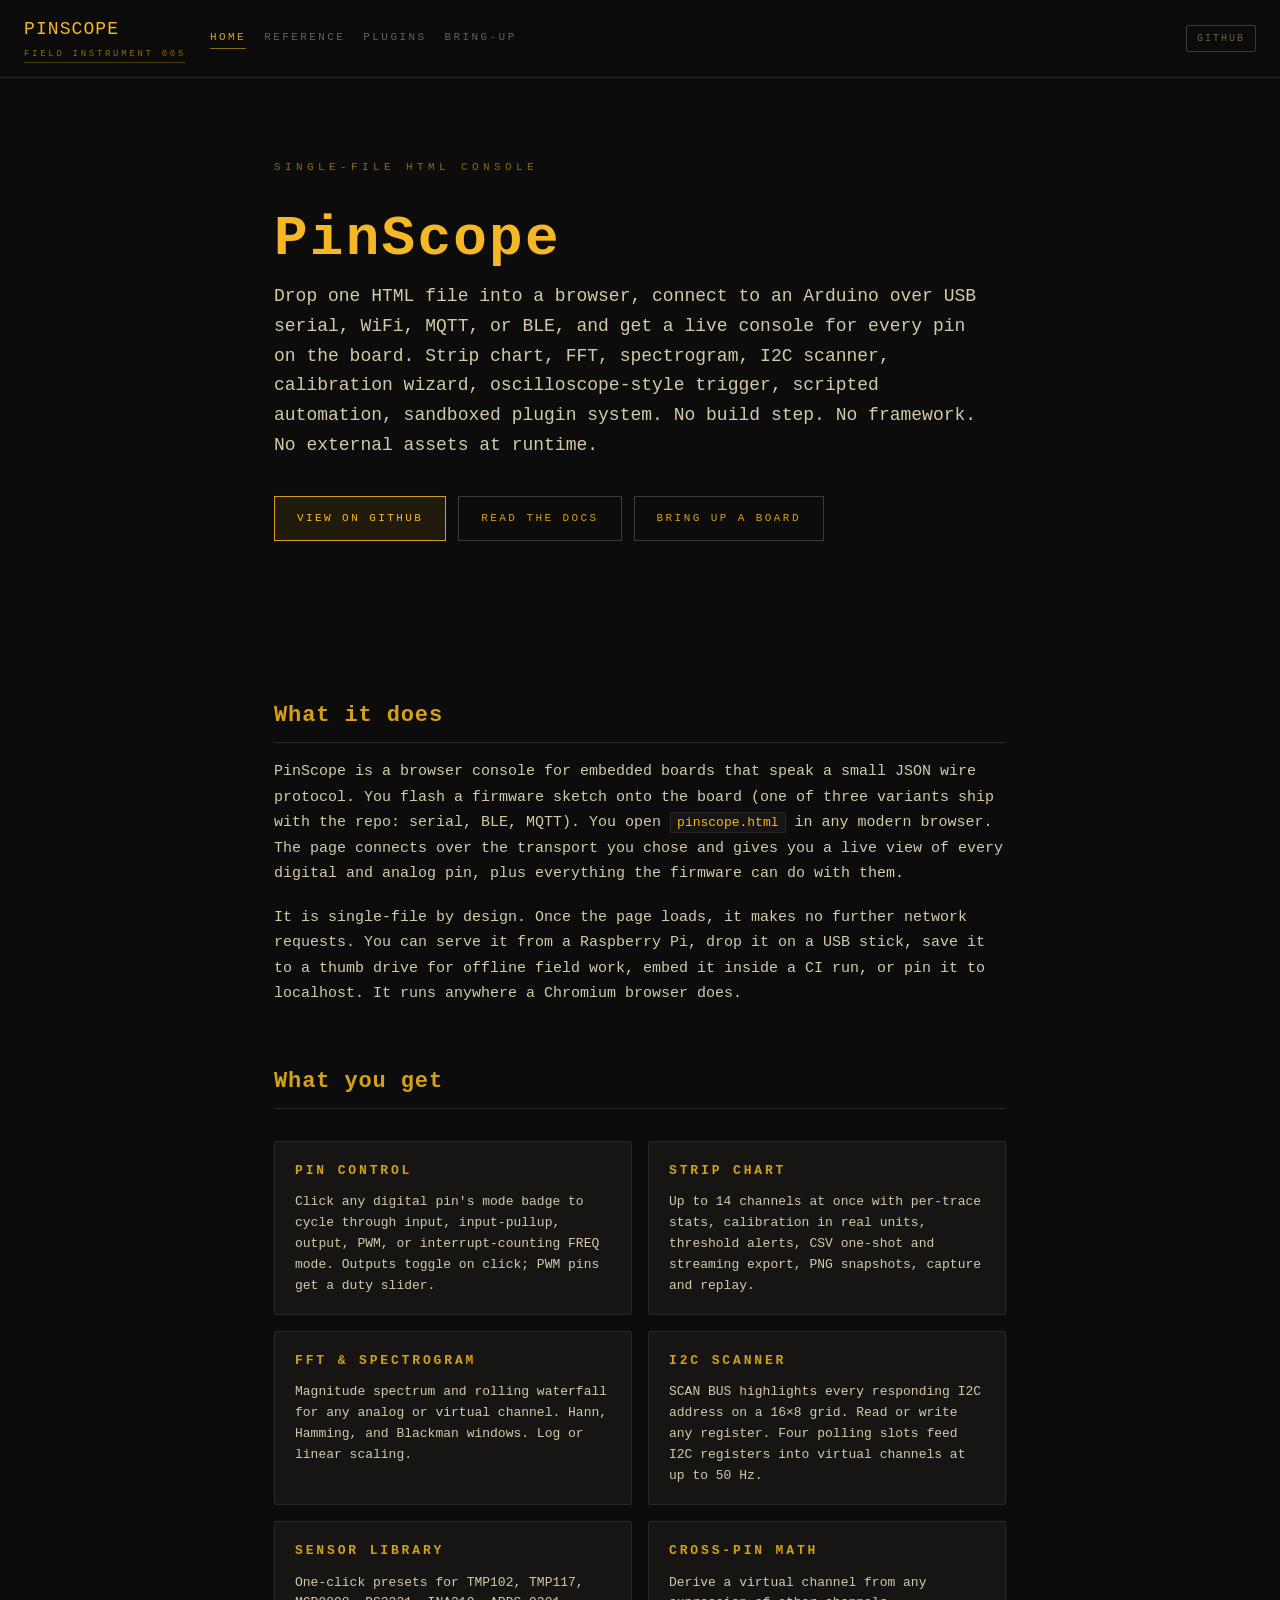
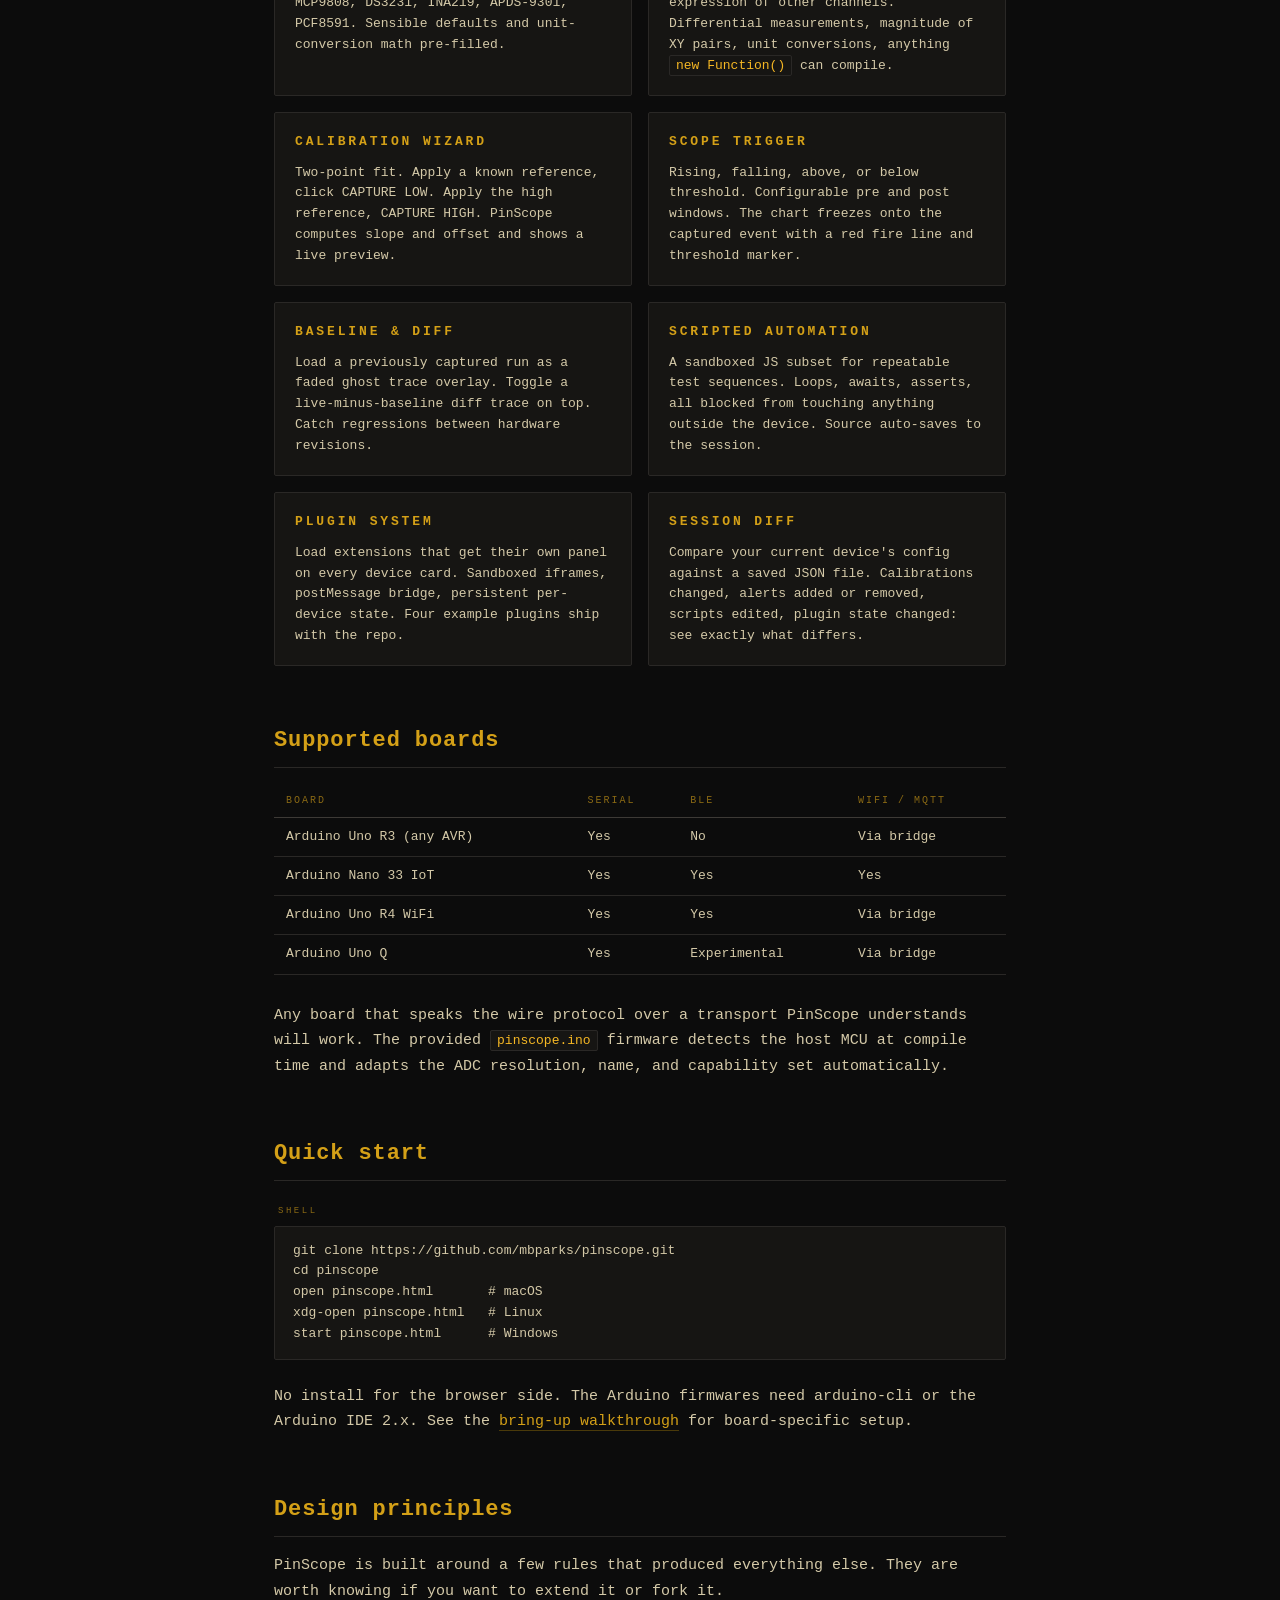
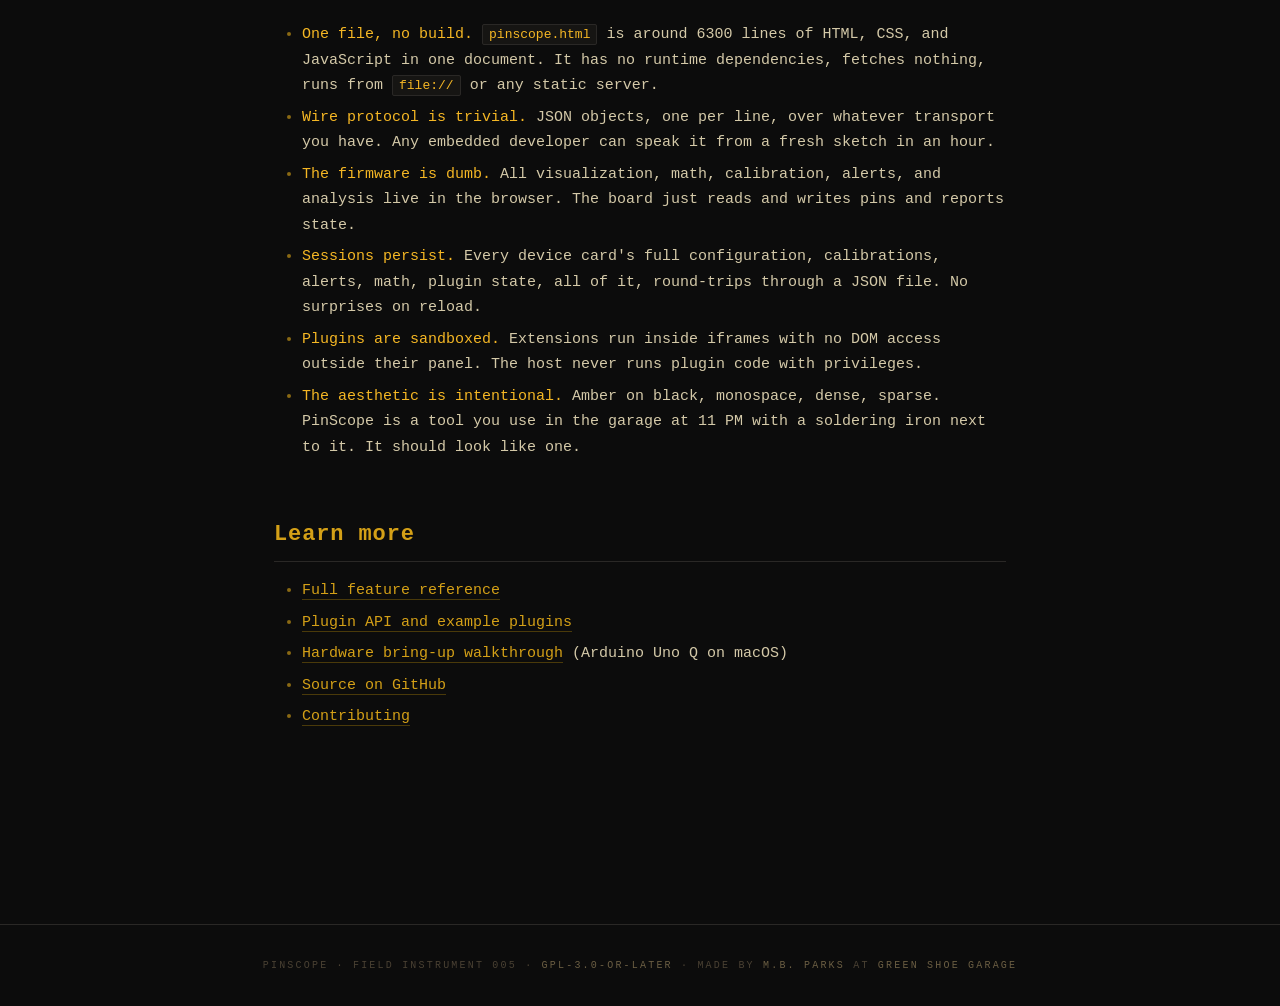
<file: docs/index.html>
<!doctype html>
<html lang="en">
<head>
  <meta charset="utf-8">
  <meta name="viewport" content="width=device-width,initial-scale=1">
  <title>PinScope · Field Instrument 005</title>
  <meta name="description" content="Single-file HTML console for the Arduino Uno Q. USB serial, WiFi, MQTT, BLE. Strip chart, FFT, spectrogram, I2C scanner, scripted automation, sandboxed plugin system.">
  <link rel="stylesheet" href="style.css">
</head>
<body>

<header class="site-head">
  <a href="./" class="brand">PINSCOPE<span class="sub">Field Instrument 005</span></a>
  <nav>
    <a href="./" class="current">Home</a>
    <a href="reference.html">Reference</a>
    <a href="plugins.html">Plugins</a>
    <a href="bringup.html">Bring-up</a>
  </nav>
  <div class="spacer"></div>
  <a href="https://github.com/mbparks/pinscope" class="github-link">GitHub</a>
</header>

<div class="hero">
  <div class="tagline">Single-file HTML console</div>
  <h1>PinScope</h1>
  <p class="lede">
    Drop one HTML file into a browser, connect to an Arduino over USB serial,
    WiFi, MQTT, or BLE, and get a live console for every pin on the board.
    Strip chart, FFT, spectrogram, I2C scanner, calibration wizard,
    oscilloscope-style trigger, scripted automation, sandboxed plugin
    system. No build step. No framework. No external assets at runtime.
  </p>
  <div class="cta-row">
    <a href="https://github.com/mbparks/pinscope" class="cta primary">View on GitHub</a>
    <a href="reference.html" class="cta secondary">Read the docs</a>
    <a href="bringup.html" class="cta secondary">Bring up a board</a>
  </div>
</div>

<main>

<section>
  <h2>What it does</h2>
  <p>
    PinScope is a browser console for embedded boards that speak a small
    JSON wire protocol. You flash a firmware sketch onto the board (one of
    three variants ship with the repo: serial, BLE, MQTT). You open
    <code>pinscope.html</code> in any modern browser. The page connects
    over the transport you chose and gives you a live view of every digital
    and analog pin, plus everything the firmware can do with them.
  </p>
  <p>
    It is single-file by design. Once the page loads, it makes no further
    network requests. You can serve it from a Raspberry Pi, drop it on a
    USB stick, save it to a thumb drive for offline field work, embed it
    inside a CI run, or pin it to localhost. It runs anywhere a Chromium
    browser does.
  </p>
</section>

<section>
  <h2>What you get</h2>
  <div class="feature-grid">

    <div class="feature">
      <h3>Pin Control</h3>
      <p>Click any digital pin's mode badge to cycle through input,
        input-pullup, output, PWM, or interrupt-counting FREQ mode. Outputs
        toggle on click; PWM pins get a duty slider.</p>
    </div>

    <div class="feature">
      <h3>Strip Chart</h3>
      <p>Up to 14 channels at once with per-trace stats, calibration in
        real units, threshold alerts, CSV one-shot and streaming export,
        PNG snapshots, capture and replay.</p>
    </div>

    <div class="feature">
      <h3>FFT &amp; Spectrogram</h3>
      <p>Magnitude spectrum and rolling waterfall for any analog or
        virtual channel. Hann, Hamming, and Blackman windows. Log or
        linear scaling.</p>
    </div>

    <div class="feature">
      <h3>I2C Scanner</h3>
      <p>SCAN BUS highlights every responding I2C address on a 16×8 grid.
        Read or write any register. Four polling slots feed I2C registers
        into virtual channels at up to 50 Hz.</p>
    </div>

    <div class="feature">
      <h3>Sensor Library</h3>
      <p>One-click presets for TMP102, TMP117, MCP9808, DS3231, INA219,
        APDS-9301, PCF8591. Sensible defaults and unit-conversion math
        pre-filled.</p>
    </div>

    <div class="feature">
      <h3>Cross-pin Math</h3>
      <p>Derive a virtual channel from any expression of other channels.
        Differential measurements, magnitude of XY pairs, unit
        conversions, anything <code>new Function()</code> can compile.</p>
    </div>

    <div class="feature">
      <h3>Calibration Wizard</h3>
      <p>Two-point fit. Apply a known reference, click CAPTURE LOW.
        Apply the high reference, CAPTURE HIGH. PinScope computes slope
        and offset and shows a live preview.</p>
    </div>

    <div class="feature">
      <h3>Scope Trigger</h3>
      <p>Rising, falling, above, or below threshold. Configurable pre and
        post windows. The chart freezes onto the captured event with a
        red fire line and threshold marker.</p>
    </div>

    <div class="feature">
      <h3>Baseline &amp; Diff</h3>
      <p>Load a previously captured run as a faded ghost trace overlay.
        Toggle a live-minus-baseline diff trace on top. Catch
        regressions between hardware revisions.</p>
    </div>

    <div class="feature">
      <h3>Scripted Automation</h3>
      <p>A sandboxed JS subset for repeatable test sequences. Loops,
        awaits, asserts, all blocked from touching anything outside the
        device. Source auto-saves to the session.</p>
    </div>

    <div class="feature">
      <h3>Plugin System</h3>
      <p>Load extensions that get their own panel on every device card.
        Sandboxed iframes, postMessage bridge, persistent per-device
        state. Four example plugins ship with the repo.</p>
    </div>

    <div class="feature">
      <h3>Session Diff</h3>
      <p>Compare your current device's config against a saved JSON file.
        Calibrations changed, alerts added or removed, scripts edited,
        plugin state changed: see exactly what differs.</p>
    </div>

  </div>
</section>

<section>
  <h2>Supported boards</h2>
  <table>
    <thead>
      <tr><th>Board</th><th>Serial</th><th>BLE</th><th>WiFi / MQTT</th></tr>
    </thead>
    <tbody>
      <tr><td>Arduino Uno R3 (any AVR)</td><td>Yes</td><td>No</td><td>Via bridge</td></tr>
      <tr><td>Arduino Nano 33 IoT</td><td>Yes</td><td>Yes</td><td>Yes</td></tr>
      <tr><td>Arduino Uno R4 WiFi</td><td>Yes</td><td>Yes</td><td>Via bridge</td></tr>
      <tr><td>Arduino Uno Q</td><td>Yes</td><td>Experimental</td><td>Via bridge</td></tr>
    </tbody>
  </table>
  <p>
    Any board that speaks the wire protocol over a transport PinScope
    understands will work. The provided <code>pinscope.ino</code> firmware
    detects the host MCU at compile time and adapts the ADC resolution,
    name, and capability set automatically.
  </p>
</section>

<section>
  <h2>Quick start</h2>
  <div class="code-label">SHELL</div>
  <pre><code>git clone https://github.com/mbparks/pinscope.git
cd pinscope
open pinscope.html       # macOS
xdg-open pinscope.html   # Linux
start pinscope.html      # Windows</code></pre>
  <p>
    No install for the browser side. The Arduino firmwares need
    arduino-cli or the Arduino IDE 2.x. See the
    <a href="bringup.html">bring-up walkthrough</a> for board-specific
    setup.
  </p>
</section>

<section>
  <h2>Design principles</h2>
  <p>
    PinScope is built around a few rules that produced everything else.
    They are worth knowing if you want to extend it or fork it.
  </p>
  <ul>
    <li><strong>One file, no build.</strong> <code>pinscope.html</code> is
      around 6300 lines of HTML, CSS, and JavaScript in one document.
      It has no runtime dependencies, fetches nothing, runs from
      <code>file://</code> or any static server.</li>
    <li><strong>Wire protocol is trivial.</strong> JSON objects, one per
      line, over whatever transport you have. Any embedded developer can
      speak it from a fresh sketch in an hour.</li>
    <li><strong>The firmware is dumb.</strong> All visualization, math,
      calibration, alerts, and analysis live in the browser. The board
      just reads and writes pins and reports state.</li>
    <li><strong>Sessions persist.</strong> Every device card's full
      configuration, calibrations, alerts, math, plugin state, all of
      it, round-trips through a JSON file. No surprises on reload.</li>
    <li><strong>Plugins are sandboxed.</strong> Extensions run inside
      iframes with no DOM access outside their panel. The host never
      runs plugin code with privileges.</li>
    <li><strong>The aesthetic is intentional.</strong> Amber on black,
      monospace, dense, sparse. PinScope is a tool you use in the
      garage at 11 PM with a soldering iron next to it. It should look
      like one.</li>
  </ul>
</section>

<section>
  <h2>Learn more</h2>
  <ul>
    <li><a href="reference.html">Full feature reference</a></li>
    <li><a href="plugins.html">Plugin API and example plugins</a></li>
    <li><a href="bringup.html">Hardware bring-up walkthrough</a> (Arduino Uno Q on macOS)</li>
    <li><a href="https://github.com/mbparks/pinscope">Source on GitHub</a></li>
    <li><a href="https://github.com/mbparks/pinscope/blob/main/CONTRIBUTING.md">Contributing</a></li>
  </ul>
</section>

</main>

<footer class="site-foot">
  PinScope · Field Instrument 005 ·
  <a href="https://github.com/mbparks/pinscope/blob/main/LICENSE">GPL-3.0-or-later</a> ·
  Made by <a href="https://michaelbparks.com">M.B. Parks</a> at
  <a href="https://greenshoe.garage">Green Shoe Garage</a>
</footer>

</body>
</html>
</file>
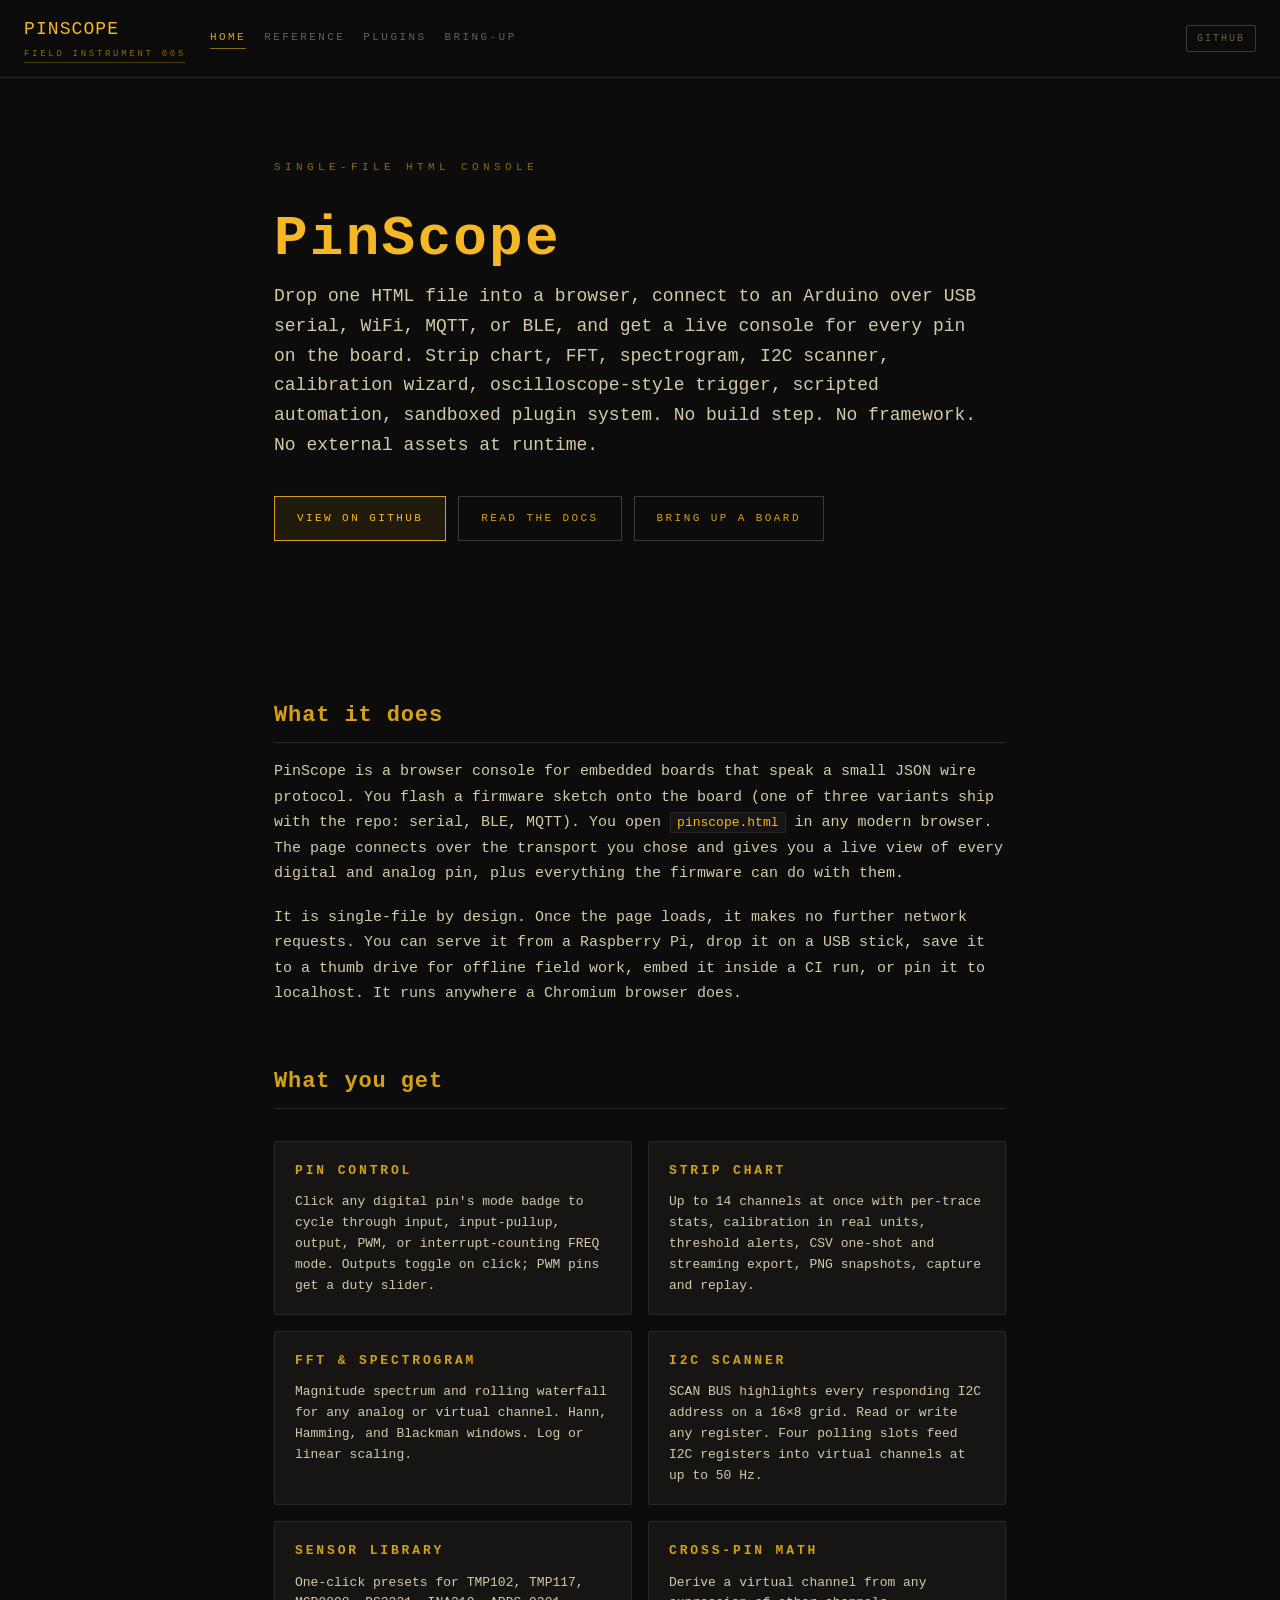
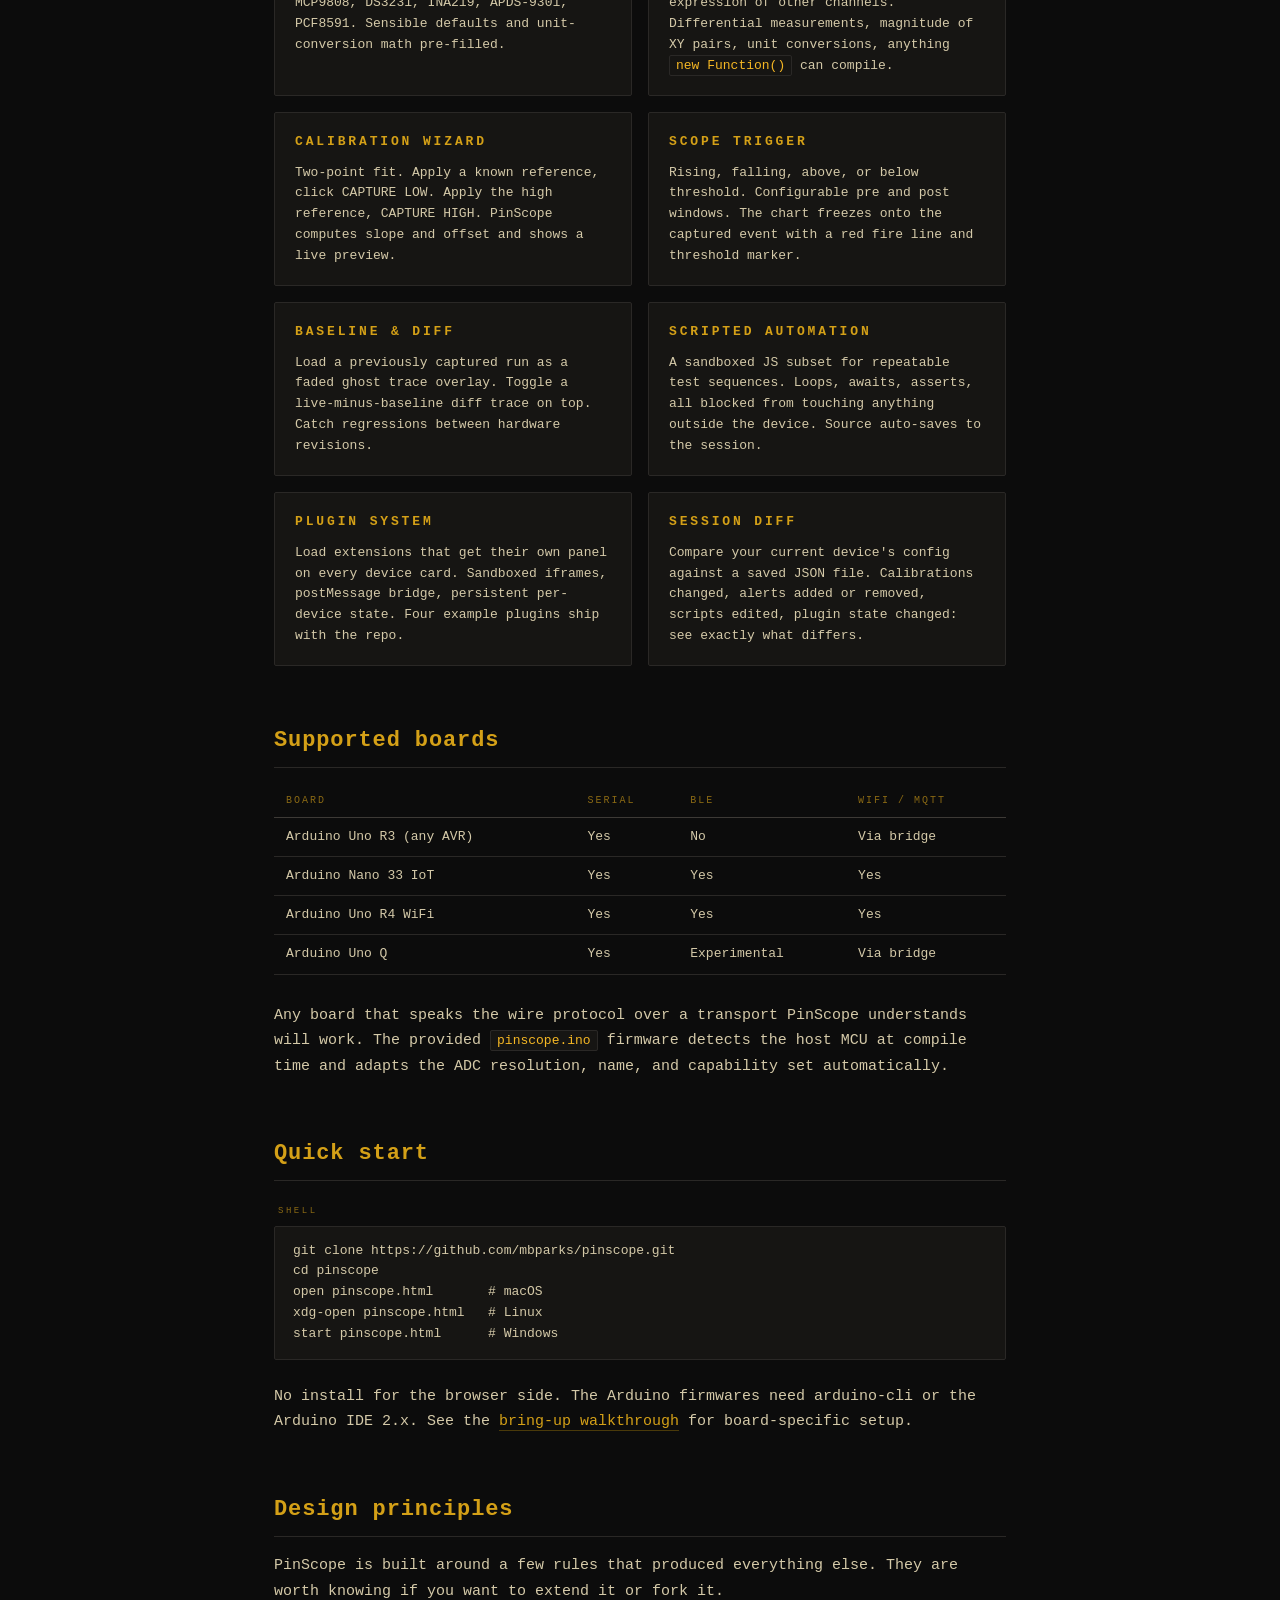
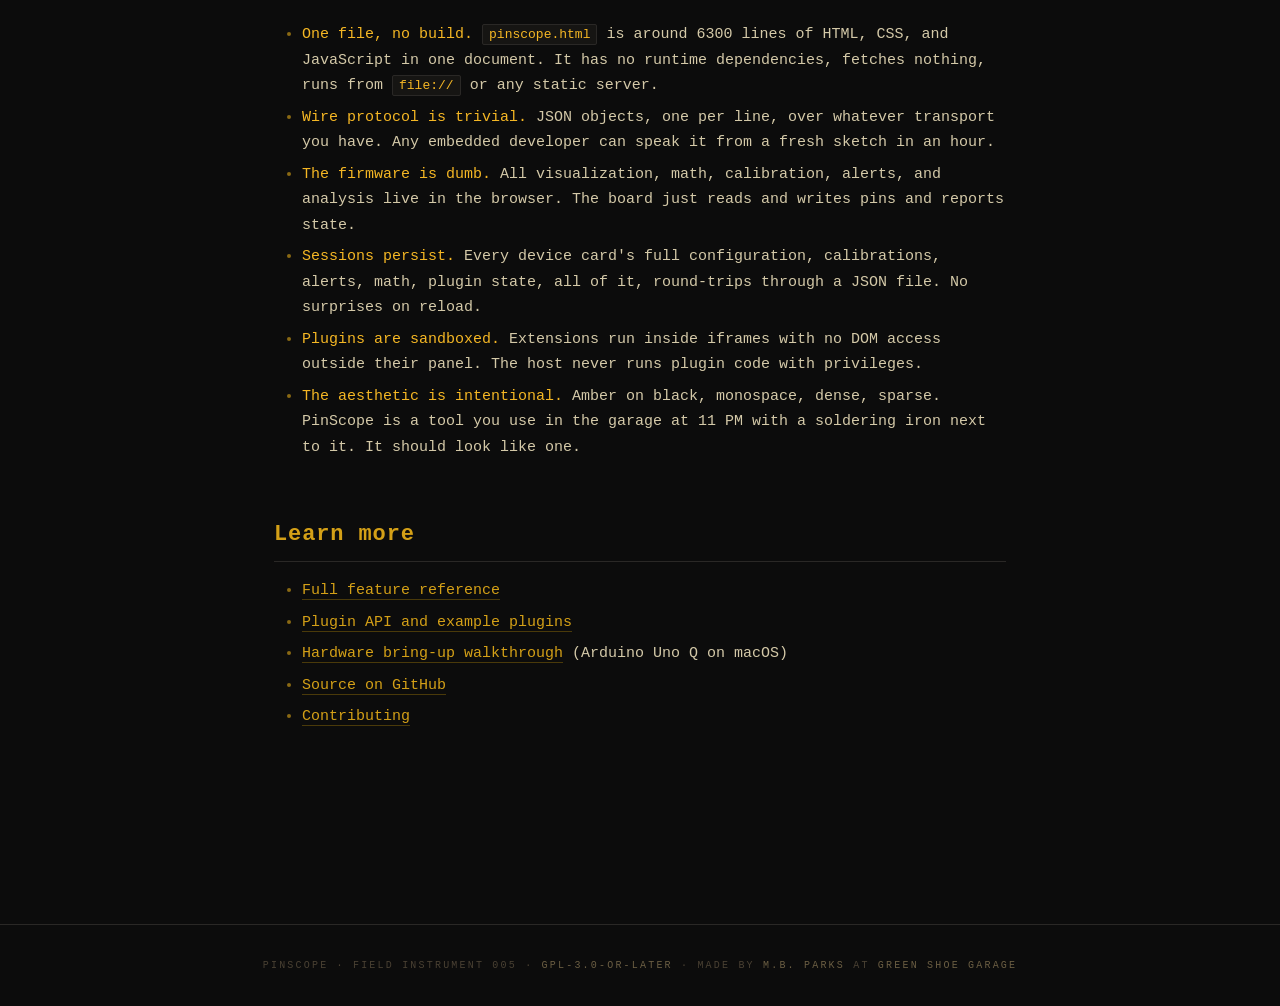
<file: .github/docs/index.html>
<!doctype html>
<html lang="en">
<head>
  <meta charset="utf-8">
  <meta name="viewport" content="width=device-width,initial-scale=1">
  <title>PinScope · Field Instrument 005</title>
  <meta name="description" content="Single-file HTML console for the Arduino Uno Q. USB serial, WiFi, MQTT, BLE. Strip chart, FFT, spectrogram, I2C scanner, scripted automation, sandboxed plugin system.">
  <link rel="stylesheet" href="style.css">
</head>
<body>

<header class="site-head">
  <a href="./" class="brand">PINSCOPE<span class="sub">Field Instrument 005</span></a>
  <nav>
    <a href="./" class="current">Home</a>
    <a href="reference.html">Reference</a>
    <a href="plugins.html">Plugins</a>
    <a href="bringup.html">Bring-up</a>
  </nav>
  <div class="spacer"></div>
  <a href="https://github.com/mbparks/pinscope" class="github-link">GitHub</a>
</header>

<div class="hero">
  <div class="tagline">Single-file HTML console</div>
  <h1>PinScope</h1>
  <p class="lede">
    Drop one HTML file into a browser, connect to an Arduino over USB serial,
    WiFi, MQTT, or BLE, and get a live console for every pin on the board.
    Strip chart, FFT, spectrogram, I2C scanner, calibration wizard,
    oscilloscope-style trigger, scripted automation, sandboxed plugin
    system. No build step. No framework. No external assets at runtime.
  </p>
  <div class="cta-row">
    <a href="https://github.com/mbparks/pinscope" class="cta primary">View on GitHub</a>
    <a href="reference.html" class="cta secondary">Read the docs</a>
    <a href="bringup.html" class="cta secondary">Bring up a board</a>
  </div>
</div>

<main>

<section>
  <h2>What it does</h2>
  <p>
    PinScope is a browser console for embedded boards that speak a small
    JSON wire protocol. You flash a firmware sketch onto the board (one of
    three variants ship with the repo: serial, BLE, MQTT). You open
    <code>pinscope.html</code> in any modern browser. The page connects
    over the transport you chose and gives you a live view of every digital
    and analog pin, plus everything the firmware can do with them.
  </p>
  <p>
    It is single-file by design. Once the page loads, it makes no further
    network requests. You can serve it from a Raspberry Pi, drop it on a
    USB stick, save it to a thumb drive for offline field work, embed it
    inside a CI run, or pin it to localhost. It runs anywhere a Chromium
    browser does.
  </p>
</section>

<section>
  <h2>What you get</h2>
  <div class="feature-grid">

    <div class="feature">
      <h3>Pin Control</h3>
      <p>Click any digital pin's mode badge to cycle through input,
        input-pullup, output, PWM, or interrupt-counting FREQ mode. Outputs
        toggle on click; PWM pins get a duty slider.</p>
    </div>

    <div class="feature">
      <h3>Strip Chart</h3>
      <p>Up to 14 channels at once with per-trace stats, calibration in
        real units, threshold alerts, CSV one-shot and streaming export,
        PNG snapshots, capture and replay.</p>
    </div>

    <div class="feature">
      <h3>FFT &amp; Spectrogram</h3>
      <p>Magnitude spectrum and rolling waterfall for any analog or
        virtual channel. Hann, Hamming, and Blackman windows. Log or
        linear scaling.</p>
    </div>

    <div class="feature">
      <h3>I2C Scanner</h3>
      <p>SCAN BUS highlights every responding I2C address on a 16×8 grid.
        Read or write any register. Four polling slots feed I2C registers
        into virtual channels at up to 50 Hz.</p>
    </div>

    <div class="feature">
      <h3>Sensor Library</h3>
      <p>One-click presets for TMP102, TMP117, MCP9808, DS3231, INA219,
        APDS-9301, PCF8591. Sensible defaults and unit-conversion math
        pre-filled.</p>
    </div>

    <div class="feature">
      <h3>Cross-pin Math</h3>
      <p>Derive a virtual channel from any expression of other channels.
        Differential measurements, magnitude of XY pairs, unit
        conversions, anything <code>new Function()</code> can compile.</p>
    </div>

    <div class="feature">
      <h3>Calibration Wizard</h3>
      <p>Two-point fit. Apply a known reference, click CAPTURE LOW.
        Apply the high reference, CAPTURE HIGH. PinScope computes slope
        and offset and shows a live preview.</p>
    </div>

    <div class="feature">
      <h3>Scope Trigger</h3>
      <p>Rising, falling, above, or below threshold. Configurable pre and
        post windows. The chart freezes onto the captured event with a
        red fire line and threshold marker.</p>
    </div>

    <div class="feature">
      <h3>Baseline &amp; Diff</h3>
      <p>Load a previously captured run as a faded ghost trace overlay.
        Toggle a live-minus-baseline diff trace on top. Catch
        regressions between hardware revisions.</p>
    </div>

    <div class="feature">
      <h3>Scripted Automation</h3>
      <p>A sandboxed JS subset for repeatable test sequences. Loops,
        awaits, asserts, all blocked from touching anything outside the
        device. Source auto-saves to the session.</p>
    </div>

    <div class="feature">
      <h3>Plugin System</h3>
      <p>Load extensions that get their own panel on every device card.
        Sandboxed iframes, postMessage bridge, persistent per-device
        state. Four example plugins ship with the repo.</p>
    </div>

    <div class="feature">
      <h3>Session Diff</h3>
      <p>Compare your current device's config against a saved JSON file.
        Calibrations changed, alerts added or removed, scripts edited,
        plugin state changed: see exactly what differs.</p>
    </div>

  </div>
</section>

<section>
  <h2>Supported boards</h2>
  <table>
    <thead>
      <tr><th>Board</th><th>Serial</th><th>BLE</th><th>WiFi / MQTT</th></tr>
    </thead>
    <tbody>
      <tr><td>Arduino Uno R3 (any AVR)</td><td>Yes</td><td>No</td><td>Via bridge</td></tr>
      <tr><td>Arduino Nano 33 IoT</td><td>Yes</td><td>Yes</td><td>Yes</td></tr>
      <tr><td>Arduino Uno R4 WiFi</td><td>Yes</td><td>Yes</td><td>Yes</td></tr>
      <tr><td>Arduino Uno Q</td><td>Yes</td><td>Experimental</td><td>Via bridge</td></tr>
    </tbody>
  </table>
  <p>
    Any board that speaks the wire protocol over a transport PinScope
    understands will work. The provided <code>pinscope.ino</code> firmware
    detects the host MCU at compile time and adapts the ADC resolution,
    name, and capability set automatically.
  </p>
</section>

<section>
  <h2>Quick start</h2>
  <div class="code-label">SHELL</div>
  <pre><code>git clone https://github.com/mbparks/pinscope.git
cd pinscope
open pinscope.html       # macOS
xdg-open pinscope.html   # Linux
start pinscope.html      # Windows</code></pre>
  <p>
    No install for the browser side. The Arduino firmwares need
    arduino-cli or the Arduino IDE 2.x. See the
    <a href="bringup.html">bring-up walkthrough</a> for board-specific
    setup.
  </p>
</section>

<section>
  <h2>Design principles</h2>
  <p>
    PinScope is built around a few rules that produced everything else.
    They are worth knowing if you want to extend it or fork it.
  </p>
  <ul>
    <li><strong>One file, no build.</strong> <code>pinscope.html</code> is
      around 6300 lines of HTML, CSS, and JavaScript in one document.
      It has no runtime dependencies, fetches nothing, runs from
      <code>file://</code> or any static server.</li>
    <li><strong>Wire protocol is trivial.</strong> JSON objects, one per
      line, over whatever transport you have. Any embedded developer can
      speak it from a fresh sketch in an hour.</li>
    <li><strong>The firmware is dumb.</strong> All visualization, math,
      calibration, alerts, and analysis live in the browser. The board
      just reads and writes pins and reports state.</li>
    <li><strong>Sessions persist.</strong> Every device card's full
      configuration, calibrations, alerts, math, plugin state, all of
      it, round-trips through a JSON file. No surprises on reload.</li>
    <li><strong>Plugins are sandboxed.</strong> Extensions run inside
      iframes with no DOM access outside their panel. The host never
      runs plugin code with privileges.</li>
    <li><strong>The aesthetic is intentional.</strong> Amber on black,
      monospace, dense, sparse. PinScope is a tool you use in the
      garage at 11 PM with a soldering iron next to it. It should look
      like one.</li>
  </ul>
</section>

<section>
  <h2>Learn more</h2>
  <ul>
    <li><a href="reference.html">Full feature reference</a></li>
    <li><a href="plugins.html">Plugin API and example plugins</a></li>
    <li><a href="bringup.html">Hardware bring-up walkthrough</a> (Arduino Uno Q on macOS)</li>
    <li><a href="https://github.com/mbparks/pinscope">Source on GitHub</a></li>
    <li><a href="https://github.com/mbparks/pinscope/blob/main/CONTRIBUTING.md">Contributing</a></li>
  </ul>
</section>

</main>

<footer class="site-foot">
  PinScope · Field Instrument 005 ·
  <a href="https://github.com/mbparks/pinscope/blob/main/LICENSE">GPL-3.0-or-later</a> ·
  Made by <a href="https://michaelbparks.com">M.B. Parks</a> at
  <a href="https://greenshoe.garage">Green Shoe Garage</a>
</footer>

</body>
</html>
</file>
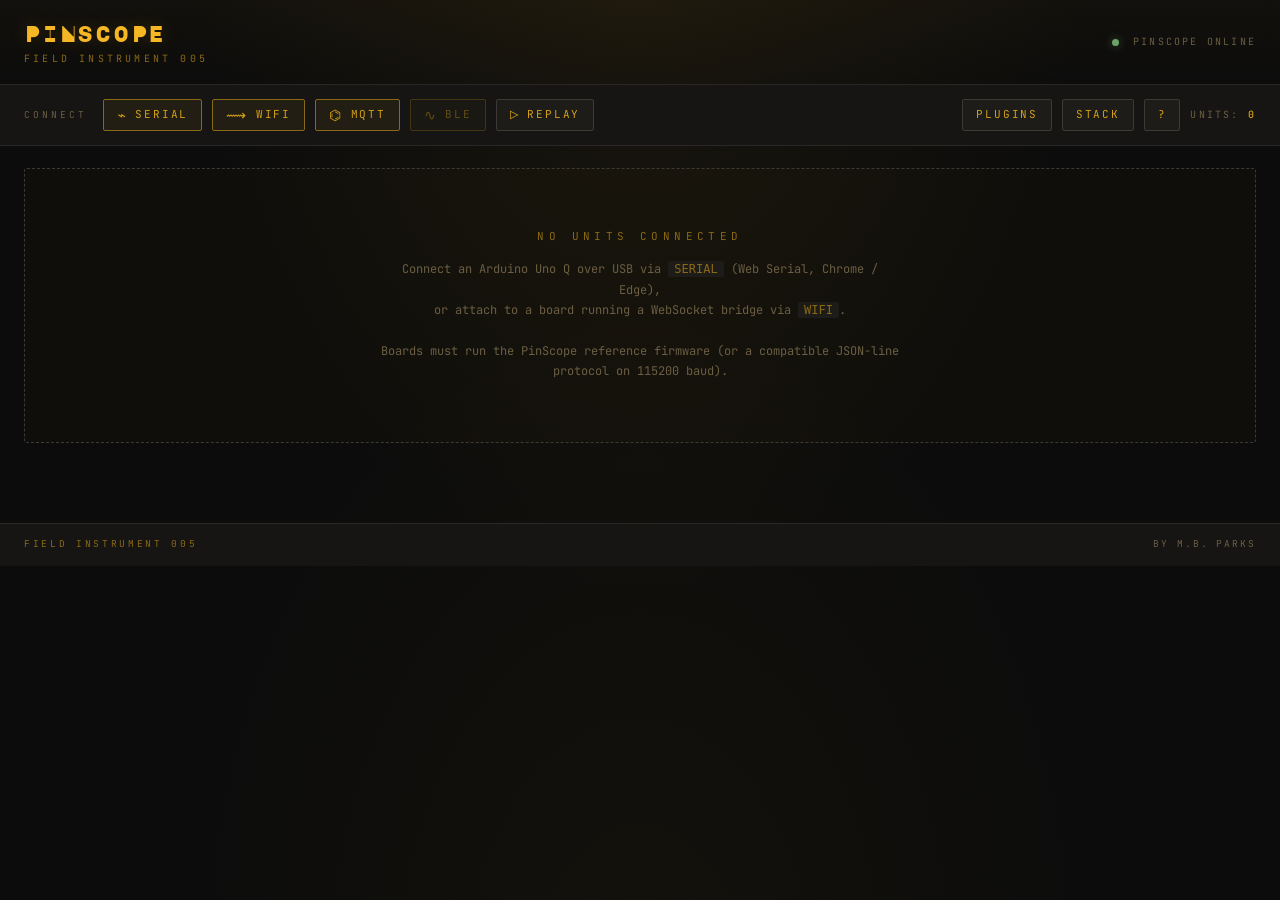
<file: pinscope.html>
<!doctype html>
<html lang="en">
<head>
<meta charset="utf-8">
<meta name="viewport" content="width=device-width,initial-scale=1">
<title>PinScope · Field Instrument 005</title>
<link rel="preconnect" href="https://fonts.googleapis.com">
<link rel="preconnect" href="https://fonts.gstatic.com" crossorigin>
<link href="https://fonts.googleapis.com/css2?family=Major+Mono+Display&family=JetBrains+Mono:wght@400;500;700&display=swap" rel="stylesheet">
<style>
  /* === PINSCOPE · FIELD INSTRUMENT 005 =================================== */
  /* Industrial console for Arduino Uno Q. Amber-on-dark, mono, etched feel. */

  :root{
    --bg:            #0c0c0c;
    --panel:         #161513;
    --panel-2:       #1d1c19;
    --panel-3:       #232220;
    --line:          #2a2826;
    --line-bright:   #3d3a36;
    --amber:         #d4a017;
    --amber-bright:  #f5b724;
    --amber-dim:     #8a6914;
    --amber-low:     #4a3a0a;
    --muted:         #6b5e43;
    --muted-dim:     #4a4133;
    --good:          #6ba368;
    --good-dim:      #3e5a3c;
    --bad:           #c9554d;
    --bad-dim:       #5a2e2a;
    --warn:          #c8941a;

    --font-display:  'Major Mono Display', 'JetBrains Mono', ui-monospace, monospace;
    --font-mono:     'JetBrains Mono', ui-monospace, 'SF Mono', Menlo, monospace;
  }

  *{box-sizing:border-box;margin:0;padding:0}
  html,body{background:var(--bg);color:var(--amber);font-family:var(--font-mono);font-size:13px;line-height:1.45;min-height:100vh}
  body{
    background:
      radial-gradient(ellipse at 50% -10%, rgba(212,160,23,.07), transparent 50%),
      radial-gradient(ellipse at 50% 110%, rgba(212,160,23,.04), transparent 50%),
      var(--bg);
    background-attachment:fixed;
  }
  button{font:inherit;color:inherit;background:none;border:none;cursor:pointer}
  button:disabled{cursor:not-allowed;opacity:.4}
  select{font:inherit;color:inherit;background:var(--panel-3);border:1px solid var(--line-bright);padding:3px 6px;border-radius:2px}
  input[type=range]{accent-color:var(--amber)}

  /* === TOP BAR ========================================================== */
  .topbar{
    display:flex;align-items:center;justify-content:space-between;
    padding:18px 24px;
    border-bottom:1px solid var(--line);
    background:linear-gradient(180deg, rgba(212,160,23,.03), transparent);
  }
  .brand{display:flex;flex-direction:column;gap:2px}
  .brand h1{
    font-family:var(--font-display);
    font-size:22px;font-weight:400;letter-spacing:.08em;
    color:var(--amber-bright);
    text-shadow:0 0 18px rgba(245,183,36,.18);
  }
  .brand .sub{font-size:10px;letter-spacing:.32em;text-transform:uppercase;color:var(--amber-dim)}
  .session{display:flex;align-items:center;gap:14px;font-size:10px;letter-spacing:.22em;text-transform:uppercase;color:var(--muted)}
  .session .dot{width:7px;height:7px;border-radius:50%;background:var(--good);box-shadow:0 0 8px rgba(107,163,104,.5)}

  /* === ACTION RAIL ====================================================== */
  .rail{
    display:flex;align-items:center;gap:10px;
    padding:14px 24px;
    border-bottom:1px solid var(--line);
    background:var(--panel);
  }
  .rail .label{font-size:9.5px;letter-spacing:.32em;text-transform:uppercase;color:var(--muted);margin-right:6px}
  .btn{
    display:inline-flex;align-items:center;gap:8px;
    padding:7px 13px;
    border:1px solid var(--line-bright);
    background:var(--panel-2);
    color:var(--amber);
    font-size:11px;letter-spacing:.16em;text-transform:uppercase;
    border-radius:2px;
    transition:background .12s, border-color .12s, color .12s;
  }
  .btn:hover{background:var(--panel-3);border-color:var(--amber-dim);color:var(--amber-bright)}
  .btn.primary{border-color:var(--amber-dim);background:rgba(212,160,23,.06)}
  .btn.primary:hover{background:rgba(212,160,23,.12)}
  .btn.danger{color:var(--bad)}
  .btn.danger:hover{border-color:var(--bad);background:rgba(201,85,77,.08);color:var(--bad)}
  .btn .glyph{font-size:14px;line-height:1}

  .rail .spacer{flex:1}
  .rail .counter{font-size:10px;letter-spacing:.22em;text-transform:uppercase;color:var(--muted)}
  .rail .counter b{color:var(--amber);font-weight:500}

  /* === MAIN AREA ======================================================== */
  main{padding:22px 24px 80px;max-width:1400px;margin:0 auto}
  .empty{
    border:1px dashed var(--line-bright);
    padding:60px 30px;
    text-align:center;
    border-radius:3px;
    background:rgba(212,160,23,.015);
  }
  .empty .title{font-size:11px;letter-spacing:.4em;text-transform:uppercase;color:var(--amber-dim);margin-bottom:14px}
  .empty .hint{font-size:12px;color:var(--muted);max-width:520px;margin:0 auto;line-height:1.7}
  .empty .hint code{background:var(--panel-2);padding:1px 6px;border-radius:2px;color:var(--amber-dim)}

  /* === DEVICE CARD ====================================================== */
  .card{
    border:1px solid var(--line-bright);
    border-radius:3px;
    background:var(--panel);
    margin-bottom:18px;
    overflow:hidden;
    box-shadow:inset 0 1px 0 rgba(255,255,255,.02);
  }
  .card.dead{opacity:.55}
  .card .head{
    display:grid;
    grid-template-columns:auto 1fr auto;
    align-items:center;gap:16px;
    padding:14px 18px;
    border-bottom:1px solid var(--line);
    background:linear-gradient(180deg, rgba(212,160,23,.04), transparent);
  }
  .card .ident{display:flex;flex-direction:column;gap:3px}
  .card .ident .name{font-size:13px;font-weight:500;letter-spacing:.08em;color:var(--amber-bright)}
  .card .ident .id{font-size:10px;letter-spacing:.22em;color:var(--muted);text-transform:uppercase}
  .card .meta{display:flex;align-items:center;gap:14px;justify-content:center;font-size:10px;letter-spacing:.22em;text-transform:uppercase;color:var(--muted)}
  .card .meta .pill{
    display:inline-flex;align-items:center;gap:6px;
    padding:3px 9px;border:1px solid var(--line-bright);border-radius:11px;
    background:var(--panel-2);color:var(--amber-dim);
  }
  .card .meta .pill .dot{width:6px;height:6px;border-radius:50%;background:var(--muted)}
  .card .meta .pill.ok .dot{background:var(--good);box-shadow:0 0 6px rgba(107,163,104,.5)}
  .card .meta .pill.err .dot{background:var(--bad);box-shadow:0 0 6px rgba(201,85,77,.5)}
  .card .meta .pill.ok{color:var(--good);border-color:var(--good-dim)}
  .card .meta .pill.err{color:var(--bad);border-color:var(--bad-dim)}
  .card .actions{display:flex;gap:6px}

  /* === SECTIONS ========================================================= */
  .section{padding:16px 18px;border-bottom:1px solid var(--line)}
  .section:last-child{border-bottom:none}
  .section h3{
    font-size:9.5px;letter-spacing:.4em;text-transform:uppercase;color:var(--amber-dim);
    font-weight:400;margin-bottom:12px;
    display:flex;align-items:center;gap:10px;
  }
  .section h3 .line{flex:1;height:1px;background:var(--line)}

  /* === DIGITAL PIN GRID ================================================= */
  .pingrid{
    display:grid;
    grid-template-columns:repeat(7, minmax(0,1fr));
    gap:8px;
  }
  @media (max-width:880px){.pingrid{grid-template-columns:repeat(4, minmax(0,1fr))}}
  @media (max-width:540px){.pingrid{grid-template-columns:repeat(2, minmax(0,1fr))}}

  .pin{
    border:1px solid var(--line);
    border-radius:2px;
    background:var(--panel-2);
    padding:10px 10px 12px;
    display:flex;flex-direction:column;gap:9px;
    min-height:118px;
    transition:border-color .15s, background .15s;
  }
  .pin.reserved{opacity:.45}
  .pin:not(.reserved):hover{border-color:var(--line-bright)}
  .pin.active{border-color:var(--amber-dim)}
  .pin .top{display:flex;align-items:baseline;justify-content:space-between;gap:6px}
  .pin .label{
    font-size:13px;font-weight:500;letter-spacing:.05em;color:var(--amber);
  }
  .pin .label .tilde{color:var(--amber-bright);margin-right:1px}
  .pin .label .led{color:var(--amber-dim);font-size:9px;letter-spacing:.2em;margin-left:4px}
  .pin .mode{
    font-size:8.5px;letter-spacing:.22em;text-transform:uppercase;
    background:var(--panel-3);color:var(--muted);
    padding:2px 6px;border-radius:2px;cursor:pointer;
    border:1px solid var(--line-bright);
    user-select:none;
  }
  .pin .mode:hover{color:var(--amber-dim);border-color:var(--amber-dim)}
  .pin.m-in .mode,
  .pin.m-inp .mode{background:rgba(212,160,23,.04);color:var(--amber-dim);border-color:var(--amber-low)}
  .pin.m-out .mode,
  .pin.m-pwm .mode{background:rgba(212,160,23,.12);color:var(--amber);border-color:var(--amber-dim)}

  /* digital state indicator */
  .pin .face{
    flex:1;display:flex;align-items:center;justify-content:center;
    min-height:48px;
    border:1px solid var(--line);
    border-radius:2px;
    background:#0a0a09;
    position:relative;
  }
  .pin .lamp{
    width:18px;height:18px;border-radius:50%;
    background:#1a1816;
    border:1px solid #232220;
    box-shadow:inset 0 0 4px rgba(0,0,0,.5);
    transition:background .12s, box-shadow .12s, border-color .12s;
  }
  .pin .lamp.on{
    background:radial-gradient(circle at 35% 30%, var(--amber-bright), var(--amber) 60%, var(--amber-dim) 100%);
    border-color:var(--amber-bright);
    box-shadow:
      0 0 14px rgba(245,183,36,.6),
      inset 0 0 3px rgba(255,255,255,.15);
  }
  .pin .reading{
    font-family:var(--font-mono);font-size:10px;letter-spacing:.1em;
    color:var(--amber-dim);
    position:absolute;top:4px;right:6px;
  }
  .pin .pwmbar{
    position:absolute;left:6px;right:6px;bottom:6px;
    height:4px;background:#1a1816;border-radius:1px;overflow:hidden;
  }
  .pin .pwmbar > i{display:block;height:100%;background:linear-gradient(90deg, var(--amber-dim), var(--amber-bright));transition:width .1s}
  .pin .ctrl{display:flex;align-items:center;gap:6px;min-height:22px}
  .pin .toggle{
    flex:1;
    padding:4px 0;
    text-align:center;
    border:1px solid var(--line-bright);
    border-radius:2px;
    font-size:9px;letter-spacing:.28em;text-transform:uppercase;
    background:var(--panel-3);color:var(--amber-dim);
  }
  .pin .toggle.high{background:rgba(212,160,23,.14);border-color:var(--amber-dim);color:var(--amber-bright)}
  .pin .toggle:hover{border-color:var(--amber-dim);color:var(--amber)}
  .pin .slider{flex:1;display:flex;align-items:center;gap:6px}
  .pin .slider input{flex:1;height:14px}
  .pin .slider .val{font-size:10px;color:var(--amber-dim);min-width:26px;text-align:right}

  /* === ANALOG ROWS ====================================================== */
  .analog{display:flex;flex-direction:column;gap:5px}
  .arow{
    display:grid;
    grid-template-columns:36px 1fr 60px;
    align-items:center;gap:12px;
  }
  .arow .lab{font-size:11px;letter-spacing:.12em;color:var(--amber)}
  .arow .bar{
    height:14px;background:#0a0a09;border:1px solid var(--line);border-radius:1px;overflow:hidden;position:relative;
  }
  .arow .bar > i{
    display:block;height:100%;
    background:linear-gradient(90deg, var(--amber-low), var(--amber-dim) 40%, var(--amber-bright));
    transition:width .12s;
  }
  .arow .val{font-size:11px;text-align:right;color:var(--amber-dim);letter-spacing:.06em}

  /* === STRIP CHART ====================================================== */
  .chart-wrap{display:flex;flex-direction:column;gap:10px}
  .chart-ctrls{display:flex;align-items:center;gap:5px;flex-wrap:wrap}
  .chart-ctrls .winbtn,
  .chart-ctrls .miniact{
    padding:4px 9px;
    font-size:9px;letter-spacing:.22em;text-transform:uppercase;
    background:var(--panel-3);color:var(--amber-dim);
    border:1px solid var(--line-bright);border-radius:2px;cursor:pointer;
    transition:color .12s, border-color .12s, background .12s;
  }
  .chart-ctrls .winbtn:hover,
  .chart-ctrls .miniact:hover{color:var(--amber);border-color:var(--amber-dim)}
  .chart-ctrls .winbtn.on,
  .chart-ctrls .miniact.on{
    background:rgba(212,160,23,.14);color:var(--amber-bright);border-color:var(--amber-dim);
  }
  .chart-ctrls .spacer{flex:1;min-width:6px}
  .chart-canvas{
    display:block;width:100%;height:200px;
    background:#0a0a09;
    border:1px solid var(--line);border-radius:2px;
  }
  .trace-picker{display:flex;flex-direction:column;gap:5px}
  .trace-row{display:flex;gap:4px;flex-wrap:wrap;align-items:center}
  .trace-row .rowlab{
    font-size:9px;letter-spacing:.28em;text-transform:uppercase;color:var(--muted);
    width:54px;min-width:54px;
  }
  .chip{
    display:inline-flex;align-items:center;gap:6px;
    padding:3px 7px 3px 4px;
    background:var(--panel-3);border:1px solid var(--line-bright);
    border-left:3px solid var(--line);
    border-radius:2px;
    font-size:10px;letter-spacing:.06em;color:var(--muted);
    cursor:pointer;user-select:none;
    transition:color .12s, border-color .12s, background .12s;
  }
  .chip.dis{opacity:.32;cursor:not-allowed}
  .chip:not(.dis):hover{color:var(--amber-dim)}
  .chip.on{color:var(--amber-bright);background:rgba(212,160,23,.05)}
  .chip .chip-lbl{font-family:var(--font-mono);letter-spacing:.04em}
  .chip .val{
    color:inherit;font-family:var(--font-mono);
    min-width:36px;text-align:right;font-size:9.5px;
    color:var(--amber-dim);
  }
  .chip.on .val{color:var(--amber-bright)}

  /* === RESOLUTION TOGGLE ================================================ */
  .adc-range{
    font-family:var(--font-mono);font-size:9px;letter-spacing:.18em;
    color:var(--amber-dim);text-transform:none;
  }
  .res-toggle{
    display:inline-flex;align-items:center;gap:4px;
  }
  .res-toggle .res-lab{font-size:8.5px;letter-spacing:.28em;color:var(--muted)}
  .res-btn{
    padding:1px 6px;
    font-family:var(--font-mono);font-size:10px;font-weight:500;
    background:var(--panel-3);color:var(--muted);
    border:1px solid var(--line-bright);border-radius:2px;cursor:pointer;
  }
  .res-btn:hover{color:var(--amber-dim);border-color:var(--amber-dim)}
  .res-btn.on{background:rgba(212,160,23,.14);color:var(--amber-bright);border-color:var(--amber-dim)}

  /* === ANALYSIS TABS ==================================================== */
  .tabs{
    display:flex;gap:1px;
    border-bottom:1px solid var(--line);
    margin-bottom:14px;
  }
  .tab{
    padding:8px 16px;margin-bottom:-1px;
    background:transparent;color:var(--muted);
    border:none;border-bottom:2px solid transparent;
    font-size:9.5px;letter-spacing:.3em;text-transform:uppercase;
    cursor:pointer;
    transition:color .12s, border-color .12s;
  }
  .tab:hover{color:var(--amber-dim)}
  .tab.on{color:var(--amber-bright);border-bottom-color:var(--amber-dim)}
  .tab-body{display:block}
  .tab-body.hidden{display:none}

  /* === FFT / SCATTER VIEWS =============================================== */
  .view-ctrls{
    display:flex;align-items:center;gap:8px;flex-wrap:wrap;margin-bottom:10px;
    font-size:10px;letter-spacing:.18em;color:var(--muted);text-transform:uppercase;
  }
  .view-ctrls select{
    font-size:10px;letter-spacing:.12em;
    padding:4px 7px;
  }
  .view-ctrls label{display:inline-flex;align-items:center;gap:6px;cursor:pointer}
  .view-ctrls input[type=checkbox]{accent-color:var(--amber);cursor:pointer}
  .view-note{
    font-size:9px;letter-spacing:.18em;text-transform:uppercase;color:var(--muted-dim);
    margin-top:8px;
  }

  /* === ALERTS ============================================================ */
  .alert-form{
    display:flex;align-items:center;gap:6px;flex-wrap:wrap;margin-bottom:14px;
    padding:10px 12px;
    background:var(--panel-2);border:1px solid var(--line);border-radius:2px;
  }
  .alert-form .lab{font-size:9px;letter-spacing:.28em;text-transform:uppercase;color:var(--muted)}
  .alert-form select,
  .alert-form input[type=number]{
    font-family:var(--font-mono);font-size:11px;
    padding:4px 7px;background:var(--panel-3);border:1px solid var(--line-bright);
    color:var(--amber);border-radius:2px;outline:none;width:auto;
  }
  .alert-form input[type=number]{width:80px}
  .alert-form input[type=number]:focus,
  .alert-form select:focus{border-color:var(--amber-dim)}
  .alerts-list{display:flex;flex-direction:column;gap:5px}
  .alert-item{
    display:grid;
    grid-template-columns:auto 1fr auto auto;
    align-items:center;gap:10px;
    padding:8px 12px;
    background:var(--panel-2);border:1px solid var(--line);border-radius:2px;
    transition:border-color .2s, background .2s;
  }
  .alert-item.fire{
    border-color:var(--bad);background:rgba(201,85,77,.08);
    animation:pulse .5s ease-out;
  }
  @keyframes pulse{
    0%  {background:rgba(201,85,77,.3)}
    100%{background:rgba(201,85,77,.08)}
  }
  .alert-item.off{opacity:.45}
  .alert-led{
    width:8px;height:8px;border-radius:50%;
    background:var(--muted-dim);
    box-shadow:inset 0 0 2px rgba(0,0,0,.5);
  }
  .alert-item.on .alert-led{background:var(--good);box-shadow:0 0 6px rgba(107,163,104,.5)}
  .alert-item.fire .alert-led{background:var(--bad);box-shadow:0 0 8px rgba(201,85,77,.7)}
  .alert-desc{
    font-family:var(--font-mono);font-size:11.5px;letter-spacing:.04em;color:var(--amber);
  }
  .alert-desc .op{color:var(--amber-bright);margin:0 4px}
  .alert-info{
    font-size:9.5px;letter-spacing:.14em;text-transform:uppercase;color:var(--muted);
  }
  .alert-icon-btn{
    width:24px;height:24px;display:inline-flex;align-items:center;justify-content:center;
    background:var(--panel-3);border:1px solid var(--line-bright);border-radius:2px;
    color:var(--muted);font-size:13px;cursor:pointer;
  }
  .alert-icon-btn:hover{color:var(--amber);border-color:var(--amber-dim)}
  .alert-icon-btn.on{color:var(--amber-bright);border-color:var(--amber-dim);background:rgba(212,160,23,.1)}
  .alerts-empty{
    padding:14px;text-align:center;
    font-size:10px;letter-spacing:.22em;text-transform:uppercase;color:var(--muted-dim);
    background:var(--panel-2);border:1px dashed var(--line-bright);border-radius:2px;
  }

  /* === LOG ============================================================== */
  .log-wrap{padding:12px 18px 16px}
  .log-head{display:flex;align-items:center;justify-content:space-between;margin-bottom:8px}
  .log-head h3{margin:0;flex:0;border:none}
  .log{
    background:#0a0a09;
    border:1px solid var(--line);
    border-radius:2px;
    font-size:10.5px;
    color:var(--muted);
    height:120px;overflow:auto;
    padding:8px 10px;
    line-height:1.55;
    white-space:pre-wrap;word-break:break-all;
  }
  .log .tx{color:var(--amber-bright)}
  .log .rx{color:var(--amber-dim)}
  .log .err{color:var(--bad)}
  .log .sys{color:var(--muted-dim)}

  /* === MODAL ============================================================ */
  .modal{
    position:fixed;inset:0;display:none;align-items:center;justify-content:center;
    background:rgba(0,0,0,.6);backdrop-filter:blur(2px);z-index:50;
  }
  .modal.show{display:flex}
  .modal .box{
    background:var(--panel);border:1px solid var(--line-bright);border-radius:3px;
    padding:22px 24px;min-width:340px;max-width:440px;
    box-shadow:0 24px 60px rgba(0,0,0,.5);
  }
  .modal h2{font-family:var(--font-display);font-size:14px;font-weight:400;letter-spacing:.18em;color:var(--amber-bright);margin-bottom:14px}
  .modal label{display:block;font-size:9.5px;letter-spacing:.3em;text-transform:uppercase;color:var(--muted);margin-bottom:6px}
  .modal input[type=text]{
    width:100%;padding:8px 10px;background:var(--panel-3);border:1px solid var(--line-bright);
    color:var(--amber);font:inherit;border-radius:2px;outline:none;
  }
  .modal input[type=text]:focus{border-color:var(--amber-dim)}
  .modal .row{margin-bottom:14px}
  .modal .hint{font-size:10.5px;color:var(--muted);line-height:1.6;margin-bottom:14px}
  .modal .foot{display:flex;justify-content:flex-end;gap:8px;margin-top:8px}

  /* === CALIBRATION ====================================================== */
  .cal-clickable{cursor:pointer;border-bottom:1px dotted var(--amber-dim);transition:color .12s ease,border-color .12s ease}
  .cal-clickable:hover{color:var(--amber-bright);border-bottom-color:var(--amber-bright)}
  .cal-grid{display:grid;grid-template-columns:1fr 1fr;gap:12px;margin-bottom:14px}
  .cal-grid > div{display:flex;flex-direction:column}

  /* === STATS PANEL ====================================================== */
  .stats-panel{
    margin-top:10px;
    background:#0a0a09;border:1px solid var(--line);border-radius:2px;
    padding:8px 12px;font-size:10.5px;
  }
  .stats-row{
    display:grid;
    grid-template-columns:minmax(120px,1.4fr) repeat(7,1fr);
    gap:8px;align-items:center;padding:3px 0;color:var(--muted);
  }
  .stats-row.stats-head{
    color:var(--amber-dim);letter-spacing:.18em;text-transform:uppercase;font-size:9px;
    border-bottom:1px solid var(--line);padding-bottom:6px;margin-bottom:4px;
  }
  .stats-row.stats-head > span{font-weight:normal}
  .stats-name{display:flex;align-items:center;gap:8px;color:var(--amber-dim);letter-spacing:.06em}
  .stats-dot{width:8px;height:8px;border-radius:50%;flex:0 0 auto}
  .stats-empty{padding:8px;color:var(--muted-dim);font-style:italic;text-align:center}

  /* === I2C / QWIIC ====================================================== */
  .i2c-wrap{display:flex;flex-direction:column;gap:12px}
  .i2c-head{display:flex;align-items:center;gap:14px}
  .i2c-status{font-size:10px;letter-spacing:.16em;color:var(--muted);font-family:'JetBrains Mono',monospace}
  .i2c-grid{
    display:grid;grid-template-columns:32px repeat(16,1fr);gap:2px;
    background:#0a0a09;padding:6px;border:1px solid var(--line);border-radius:2px;
    font-family:'JetBrains Mono',monospace;font-size:10px;
  }
  .i2c-corner{}
  .i2c-colhdr,.i2c-rowhdr{
    text-align:center;color:var(--amber-dim);letter-spacing:.08em;padding:2px 0;
  }
  .i2c-rowhdr{text-align:right;padding-right:6px}
  .i2c-cell{
    text-align:center;color:var(--muted-dim);padding:3px 0;cursor:pointer;
    border:1px solid transparent;border-radius:2px;background:#161513;
    transition:background .1s ease,border-color .1s ease;
  }
  .i2c-cell:hover{border-color:var(--amber-dim)}
  .i2c-cell.present{color:var(--good);background:#162016;border-color:#2a5028}
  .i2c-cell.selected{background:var(--amber-dim);color:#0a0a09;border-color:var(--amber-bright)}
  .i2c-tools{
    background:#0a0a09;border:1px solid var(--line);padding:10px 12px;
    display:flex;flex-direction:column;gap:8px;border-radius:2px;
  }
  .i2c-toolhead{font-family:'JetBrains Mono',monospace;color:var(--amber-bright);
    letter-spacing:.12em;font-size:13px;padding-bottom:6px;border-bottom:1px solid var(--line)}
  .i2c-toolrow{display:flex;align-items:center;gap:8px;flex-wrap:wrap;font-size:10.5px}
  .i2c-toolrow .lab{color:var(--amber-dim);letter-spacing:.18em;text-transform:uppercase;font-size:9.5px}
  .i2c-toolrow input,.i2c-toolrow select{
    background:#161513;border:1px solid var(--line);color:var(--text);
    padding:5px 8px;font-family:'JetBrains Mono',monospace;font-size:10.5px;border-radius:2px;
  }
  .i2c-toolrow input[type="number"]{width:60px}
  .i2c-toolrow input[type="text"]{width:130px}
  .i2c-toolrow label{display:flex;align-items:center;gap:6px;color:var(--muted);font-size:10px;letter-spacing:.12em}
  .i2c-readout{
    background:#161513;border:1px solid var(--line);padding:8px 10px;
    font-family:'JetBrains Mono',monospace;font-size:11px;color:var(--amber);
    border-radius:2px;min-height:14px;
  }
  .i2c-slots-head{
    font-size:9.5px;letter-spacing:.22em;text-transform:uppercase;color:var(--amber-dim);
    padding-top:4px;border-top:1px solid var(--line);padding-top:8px;
  }
  .i2c-slots{display:flex;flex-direction:column;gap:4px}
  .i2c-slot{
    display:grid;grid-template-columns:40px 1fr auto auto;gap:10px;align-items:center;
    padding:6px 10px;background:#161513;border:1px solid var(--line);border-radius:2px;
    font-family:'JetBrains Mono',monospace;font-size:10.5px;
  }
  .i2c-slot.active{border-color:var(--amber-dim)}
  .slot-id{color:var(--amber);letter-spacing:.12em}
  .slot-desc{color:var(--muted);font-size:10px}
  .slot-desc.dim{color:var(--muted-dim);font-style:italic}
  .slot-value{color:var(--amber-bright);text-align:right}

  /* === HZ SELECTOR ====================================================== */
  .hz-sel{
    background:var(--panel-2);border:1px solid var(--line-bright);
    color:var(--amber);padding:4px 8px;border-radius:2px;
    font-family:'JetBrains Mono',monospace;font-size:10px;letter-spacing:.16em;
    cursor:pointer;
  }
  .hz-sel:hover{border-color:var(--amber-dim)}

  /* === GRID LAYOUT ====================================================== */
  /* When grid mode is on AND there are 2+ cards, lay them out two-up.
     The pin grid inside each card is already responsive, so the cards
     shrink gracefully. Below 1400 px we drop back to a single column. */
  #main.grid{display:grid;grid-template-columns:1fr;gap:20px}
  @media (min-width: 1400px) {
    #main.grid{grid-template-columns:repeat(2, 1fr)}
  }

  /* === RAW COMMAND ROW ================================================== */
  .raw-row{display:flex;gap:8px;margin-top:6px;align-items:center}
  .raw-input{
    flex:1;background:#0a0a09;border:1px solid var(--line);color:var(--text);
    padding:6px 10px;font-family:'JetBrains Mono',monospace;font-size:11px;border-radius:2px;
  }
  .raw-input:focus{outline:none;border-color:var(--amber-dim);background:#161513}

  /* === KEYBOARD HELP ==================================================== */
  .kbd-row{display:flex;align-items:center;gap:10px;padding:5px 0;font-size:11px}
  .kbd-row kbd{
    background:#0a0a09;border:1px solid var(--line-bright);color:var(--amber);
    padding:2px 7px;border-radius:2px;font-family:'JetBrains Mono',monospace;font-size:10.5px;
    min-width:24px;text-align:center;box-shadow:inset 0 -2px 0 rgba(0,0,0,.5);
  }
  .kbd-row span{color:var(--text);letter-spacing:.04em}

  /* === REPLAY PILL VARIANT ============================================== */
  .pill.replay{background:rgba(150,90,200,.12);border-color:rgba(150,90,200,.4);color:#c9a0e8}
  .pill.replay .dot{background:#c9a0e8;box-shadow:0 0 6px rgba(201,160,232,.7)}

  /* === RGB LED PANEL ==================================================== */
  .rgb-wrap{display:flex;flex-direction:column;gap:8px}
  .rgb-row{display:flex;align-items:center;gap:8px;flex-wrap:wrap}
  .rgb-row .lab{color:var(--amber-dim);letter-spacing:.18em;text-transform:uppercase;font-size:9.5px}
  .rgb-row select{
    background:#161513;border:1px solid var(--line);color:var(--text);
    padding:5px 8px;font-family:'JetBrains Mono',monospace;font-size:10.5px;border-radius:2px;
  }
  .rgb-row input[type="color"]{
    width:42px;height:28px;padding:0;border:1px solid var(--line);background:transparent;
    cursor:pointer;border-radius:2px;
  }
  .rgb-swatch{
    width:32px;height:28px;border:1px solid var(--line-bright);border-radius:2px;
    box-shadow:inset 0 0 8px rgba(0,0,0,.5);
  }
  .rgb-hint{font-size:10px;color:var(--muted-dim);font-style:italic;letter-spacing:.08em}

  /* === SESSION DIFF MODAL =============================================== */
  .diff-box{max-width:900px;width:92vw;max-height:88vh;display:flex;flex-direction:column}
  .diff-body{
    flex:1;overflow-y:auto;padding:4px 0;max-height:70vh;
  }
  .diff-header{
    font-size:10.5px;color:var(--muted);line-height:1.7;
    background:#0a0a09;border:1px solid var(--line);padding:8px 12px;
    border-radius:2px;margin-bottom:12px;
  }
  .diff-header b{color:var(--amber-dim);letter-spacing:.1em}
  .diff-summary{
    font-size:10px;letter-spacing:.18em;text-transform:uppercase;color:var(--amber-dim);
    margin-bottom:8px;
  }
  .diff-clean{
    color:#6ba368;font-size:12px;font-style:italic;padding:18px;text-align:center;
    background:#0a0a09;border:1px solid var(--line);border-radius:2px;
  }
  .diff-section{
    background:#0a0a09;border:1px solid var(--line);border-radius:2px;
    padding:10px 14px;margin-bottom:10px;
  }
  .diff-section h3{
    margin:0 0 8px;font-size:10.5px;letter-spacing:.18em;text-transform:uppercase;
    color:var(--amber-bright);font-weight:500;
  }
  .diff-sub{
    font-size:9.5px;letter-spacing:.14em;text-transform:uppercase;color:var(--muted-dim);
    margin:6px 0 4px;
  }
  .diff-table{width:100%;border-collapse:collapse;font-size:10.5px;margin:4px 0}
  .diff-table td{padding:3px 8px;vertical-align:top;border-bottom:1px solid #1a1816}
  .diff-table tr:last-child td{border-bottom:none}
  .diff-label{color:var(--muted);min-width:120px}
  .diff-cur{color:#c9554d;font-family:'JetBrains Mono',monospace}
  .diff-oth{color:#6ba368;font-family:'JetBrains Mono',monospace}
  .diff-arrow{color:var(--muted-dim);width:20px;text-align:center}
  .diff-list{margin:4px 0 8px;padding-left:18px;font-size:10.5px;color:var(--text)}
  .diff-list li{margin:3px 0;line-height:1.5}
  .diff-key{
    color:var(--amber-dim);font-family:'JetBrains Mono',monospace;
    letter-spacing:.04em;margin-right:6px;
  }
  .diff-trace-row{display:flex;flex-wrap:wrap;gap:6px;font-size:10.5px;padding:2px 0}
  .diff-trace-row code{
    background:#161513;color:var(--amber);padding:2px 6px;border:1px solid var(--line);
    border-radius:2px;
  }
  .diff-text{
    background:#0a0a09;border:1px solid var(--line);padding:8px 10px;border-radius:2px;
    font-family:'JetBrains Mono',monospace;font-size:10.5px;line-height:1.5;
    max-height:300px;overflow:auto;white-space:pre;margin:0;
  }
  .diff-eq{color:var(--muted)}
  .diff-add{color:#6ba368;background:rgba(107,163,104,.06);display:inline-block;width:100%}
  .diff-del{color:#c9554d;background:rgba(201,85,77,.06);display:inline-block;width:100%}

  /* === PLUGIN MANAGER =================================================== */
  .plugin-box{max-width:760px;width:90vw}
  .plugin-list-wrap{
    background:#0a0a09;border:1px solid var(--line);border-radius:2px;
    margin:8px 0;
  }
  .plugin-list-head{
    font-size:9.5px;letter-spacing:.22em;text-transform:uppercase;color:var(--amber-dim);
    padding:6px 10px;border-bottom:1px solid var(--line);
  }
  .plugin-list{padding:6px 10px;max-height:160px;overflow-y:auto}
  .plugin-list.plugins-empty{color:var(--muted-dim);font-style:italic;font-size:10.5px}
  .plugin-list-row{display:flex;align-items:center;gap:10px;padding:5px 0;border-bottom:1px solid #1a1816}
  .plugin-list-row:last-child{border-bottom:none}
  .plugin-list-label{color:var(--text);font-size:11px;flex:1}
  .plugin-list-id{color:var(--muted-dim);font-size:10px;font-family:'JetBrains Mono',monospace}
  .plugin-list-size{color:var(--muted-dim);font-size:9.5px;letter-spacing:.06em}
  .plugin-error{color:#c9554d;border-color:#c9554d;background:rgba(201,85,77,.08)}
  #plugin-source{
    width:100%;background:#0a0a09;border:1px solid var(--line);color:var(--text);
    font-family:'JetBrains Mono',monospace;font-size:11px;line-height:1.5;
    padding:8px 10px;border-radius:2px;resize:vertical;tab-size:2;
  }
  #plugin-source:focus{outline:none;border-color:var(--amber-dim)}

  /* === DEVICE-CARD PLUGIN PANELS ======================================= */
  .plugins-wrap .plugins-head{
    display:flex;align-items:center;justify-content:space-between;
    margin-bottom:8px;
  }
  .plugins-wrap .plugins-head h3{margin:0}
  .plugins-container{display:flex;flex-direction:column;gap:10px}
  .plugin-panel{
    background:#0a0a09;border:1px solid var(--line);border-radius:2px;overflow:hidden;
  }
  .plugin-panel-head{
    background:#161513;border-bottom:1px solid var(--line);padding:5px 10px;
    font-size:9.5px;letter-spacing:.16em;text-transform:uppercase;color:var(--amber-dim);
  }
  .plugin-label{color:var(--amber)}
  .plugin-body{padding:0}
  .plugin-iframe{display:block}
  .plugins-empty{
    color:var(--muted-dim);font-style:italic;font-size:10.5px;
    padding:10px;background:#0a0a09;border:1px dashed var(--line);border-radius:2px;text-align:center;
  }

  /* === SCRIPTED AUTOMATION ============================================== */
  .script-wrap{display:flex;flex-direction:column;gap:8px}
  .script-input{
    width:100%;background:#0a0a09;border:1px solid var(--line);color:var(--text);
    font-family:'JetBrains Mono',monospace;font-size:11px;line-height:1.5;
    padding:8px 10px;border-radius:2px;resize:vertical;min-height:120px;
    tab-size:2;
  }
  .script-input:focus{outline:none;border-color:var(--amber-dim);background:#161513}
  .script-row{display:flex;gap:8px}
  .script-output{
    background:#0a0a09;border:1px solid var(--line);border-radius:2px;
    font-family:'JetBrains Mono',monospace;font-size:10.5px;line-height:1.5;
    padding:6px 10px;max-height:200px;overflow-y:auto;min-height:30px;
  }
  .script-output:empty::before{content:'no output yet';color:var(--muted-dim);font-style:italic}
  .script-line{color:var(--text);white-space:pre-wrap;word-break:break-word}
  .script-line.sys{color:var(--amber-dim);letter-spacing:.1em}
  .script-line.err{color:#c9554d}
  .script-hint{font-size:9.5px;color:var(--muted-dim);font-style:italic;letter-spacing:.04em}

  /* === TRIGGER BUTTON ==================================================== */
  .chart-ctrls .miniact.armed{
    background:rgba(201,85,77,.16);border-color:#c9554d;color:#c9554d;
    animation:trigPulse 1.2s ease-in-out infinite;
  }
  @keyframes trigPulse{
    0%,100%{box-shadow:0 0 0 0 rgba(201,85,77,.5)}
    50%{box-shadow:0 0 0 4px rgba(201,85,77,0)}
  }

  /* === COMPANION SENSORS ================================================ */
  .sensor-wrap{
    background:#0a0a09;border:1px solid var(--line);padding:10px 12px;
    border-radius:2px;display:flex;flex-direction:column;gap:6px;
    margin-bottom:8px;
  }
  .sensor-head{
    font-size:9.5px;letter-spacing:.22em;text-transform:uppercase;color:var(--amber-dim);
    padding-bottom:4px;border-bottom:1px solid var(--line);
  }
  .sensor-row{display:flex;align-items:center;gap:8px;flex-wrap:wrap}
  .sensor-row .lab{color:var(--amber-dim);letter-spacing:.18em;text-transform:uppercase;font-size:9.5px}
  .sensor-row select{
    background:#161513;border:1px solid var(--line);color:var(--text);
    padding:5px 8px;font-family:'JetBrains Mono',monospace;font-size:10.5px;border-radius:2px;
  }
  .sensor-notes{
    font-size:10px;color:var(--muted);line-height:1.5;font-style:italic;letter-spacing:.04em;
    padding:4px 0;
  }

  /* === MATH EXPRESSION PANEL ============================================ */
  .math-wrap{
    background:#0a0a09;border:1px solid var(--line);padding:10px 12px;
    border-radius:2px;display:flex;flex-direction:column;gap:6px;
  }
  .math-head{
    font-size:9.5px;letter-spacing:.22em;text-transform:uppercase;color:var(--amber-dim);
    padding-bottom:4px;border-bottom:1px solid var(--line);
  }
  .math-row{display:flex;align-items:center;gap:8px;flex-wrap:wrap}
  .math-row .lab{color:var(--amber-dim);letter-spacing:.18em;text-transform:uppercase;font-size:9.5px}
  .math-row select,.math-row input[type="text"]{
    background:#161513;border:1px solid var(--line);color:var(--text);
    padding:5px 8px;font-family:'JetBrains Mono',monospace;font-size:10.5px;border-radius:2px;
  }
  .math-row input[type="text"]{flex:1;min-width:240px}
  .math-hint{font-size:9.5px;color:var(--muted-dim);font-family:'JetBrains Mono',monospace;letter-spacing:.04em}

  /* === CAL MODAL TABS / WIZARD ========================================== */
  .cal-tabs{
    display:flex;gap:2px;margin:12px 0 0;border-bottom:1px solid var(--line);
  }
  .cal-tab{
    background:transparent;border:none;border-bottom:2px solid transparent;
    color:var(--muted);padding:6px 14px;cursor:pointer;
    font-family:'JetBrains Mono',monospace;font-size:10px;letter-spacing:.22em;text-transform:uppercase;
    transition:color .12s, border-color .12s;
  }
  .cal-tab:hover{color:var(--text)}
  .cal-tab.active{color:var(--amber);border-bottom-color:var(--amber)}
  .cal-pane{padding-top:10px}
  .wiz-row{display:grid;grid-template-columns:1fr 1fr;gap:14px;margin:10px 0}
  .wiz-row > div{
    background:#0a0a09;border:1px solid var(--line);border-radius:2px;
    padding:10px;display:flex;flex-direction:column;gap:6px;
  }
  .wiz-raw-row{display:flex;align-items:center;gap:6px;font-size:10px}
  .wiz-lab{color:var(--muted-dim);letter-spacing:.16em;text-transform:uppercase;font-size:9px}
  .wiz-raw{color:var(--amber);font-family:'JetBrains Mono',monospace;font-size:11px}
  .wiz-result{
    margin:8px 0;padding:7px 10px;border:1px solid var(--line);background:#0a0a09;
    border-radius:2px;font-size:11px;color:var(--muted);
  }
  .wiz-result.ok{color:var(--text);border-color:var(--amber-dim)}
  .wiz-result.err{color:#c9554d;border-color:#c9554d}

  /* === FOOTER NAMEPLATE ================================================= */
  .credit{
    display:flex;align-items:center;justify-content:space-between;
    border-top:1px solid var(--line);
    padding:13px 24px 16px;
    font-size:9.5px;letter-spacing:.28em;text-transform:uppercase;color:var(--amber-dim);
    background:var(--panel);
  }
  .credit .by{color:var(--muted);letter-spacing:.2em}

  /* === TOAST ============================================================ */
  .toasts{position:fixed;bottom:24px;right:24px;display:flex;flex-direction:column;gap:8px;z-index:60}
  .toast{
    background:var(--panel-2);border:1px solid var(--line-bright);
    padding:10px 14px;font-size:11px;letter-spacing:.12em;color:var(--amber-dim);
    border-radius:2px;max-width:340px;
    box-shadow:0 8px 20px rgba(0,0,0,.4);
    animation:slidein .18s ease-out;
  }
  .toast.err{border-color:var(--bad-dim);color:var(--bad)}
  @keyframes slidein{from{transform:translateY(6px);opacity:0}to{transform:translateY(0);opacity:1}}
</style>
</head>
<body>

<header class="topbar">
  <div class="brand">
    <h1>PINSCOPE</h1>
    <span class="sub">Field Instrument 005</span>
  </div>
  <div class="session">
    <span class="dot"></span>
    <span id="session-text">pinscope online</span>
  </div>
</header>

<nav class="rail">
  <span class="label">Connect</span>
  <button class="btn primary" id="btn-serial"><span class="glyph">⌁</span>SERIAL</button>
  <button class="btn primary" id="btn-wifi"><span class="glyph">⟿</span>WIFI</button>
  <button class="btn primary" id="btn-mqtt"><span class="glyph">⌬</span>MQTT</button>
  <button class="btn primary" id="btn-ble"><span class="glyph">∿</span>BLE</button>
  <button class="btn" id="btn-replay" title="Replay a previously captured session"><span class="glyph">▷</span>REPLAY</button>
  <input type="file" id="replay-file" accept=".json,application/json" style="display:none">
  <div class="spacer"></div>
  <button class="btn" id="btn-plugins" title="Plugin manager (manage extensions for device cards)">PLUGINS</button>
  <button class="btn" id="btn-layout" title="Toggle grid layout for multiple devices">STACK</button>
  <button class="btn" id="btn-help" title="Keyboard shortcuts (? )">?</button>
  <span class="counter">Units: <b id="device-count">0</b></span>
</nav>

<main id="main">
  <div class="empty" id="empty">
    <div class="title">no units connected</div>
    <div class="hint">
      Connect an Arduino Uno Q over USB via <code>SERIAL</code> (Web Serial, Chrome / Edge),<br>
      or attach to a board running a WebSocket bridge via <code>WIFI</code>.<br><br>
      Boards must run the PinScope reference firmware (or a compatible JSON-line protocol on 115200 baud).
    </div>
  </div>
</main>

<!-- WiFi connect modal -->
<div class="modal" id="wifi-modal">
  <div class="box">
    <h2>WIFI CONNECT</h2>
    <div class="hint">
      Enter the WebSocket URL of an Arduino Uno Q bridge.
      Format: <code>ws://host:port</code> or <code>wss://host:port</code>.
    </div>
    <div class="row">
      <label>Websocket URL</label>
      <input type="text" id="ws-url" placeholder="ws://192.168.1.50:81" autocomplete="off" spellcheck="false">
    </div>
    <div class="foot">
      <button class="btn" id="ws-cancel">CANCEL</button>
      <button class="btn primary" id="ws-go">CONNECT</button>
    </div>
  </div>
</div>

<!-- MQTT connect modal -->
<div class="modal" id="mqtt-modal">
  <div class="box">
    <h2>MQTT CONNECT</h2>
    <div class="hint">
      Enter the broker's WebSocket URL. Public test brokers: <code>ws://broker.hivemq.com:8000/mqtt</code>,
      <code>ws://test.mosquitto.org:8080</code>. The browser subscribes to <code>&lt;base&gt;/+/out</code>
      and publishes commands to <code>&lt;base&gt;/&lt;deviceId&gt;/in</code>.
    </div>
    <div class="row">
      <label>Broker URL</label>
      <input type="text" id="mqtt-url" placeholder="ws://broker.hivemq.com:8000/mqtt" autocomplete="off" spellcheck="false">
    </div>
    <div class="row">
      <label>Topic base</label>
      <input type="text" id="mqtt-base" value="pinscope" autocomplete="off" spellcheck="false">
    </div>
    <div class="row">
      <label>Device filter (optional)</label>
      <input type="text" id="mqtt-filter" placeholder="leave blank for first board to talk" autocomplete="off" spellcheck="false">
    </div>
    <div class="foot">
      <button class="btn" id="mqtt-cancel">CANCEL</button>
      <button class="btn primary" id="mqtt-go">CONNECT</button>
    </div>
  </div>
</div>

<!-- Help / keyboard shortcuts modal -->
<div class="modal" id="help-modal">
  <div class="box">
    <h2>KEYBOARD SHORTCUTS</h2>
    <div class="hint" id="help-body">
      <div class="kbd-row"><kbd>?</kbd> <span>toggle this help</span></div>
      <div class="kbd-row"><kbd>Space</kbd> <span>pause / resume the active strip chart</span></div>
      <div class="kbd-row"><kbd>C</kbd> <span>clear the wire log on the active device</span></div>
      <div class="kbd-row"><kbd>G</kbd> <span>toggle stack / grid layout</span></div>
      <div class="kbd-row"><kbd>S</kbd> <span>connect via SERIAL</span></div>
      <div class="kbd-row"><kbd>W</kbd> <span>connect via WIFI</span></div>
      <div class="kbd-row"><kbd>M</kbd> <span>connect via MQTT</span></div>
      <div class="kbd-row"><kbd>B</kbd> <span>connect via BLE (Web Bluetooth)</span></div>
      <div class="kbd-row"><kbd>R</kbd> <span>open a capture file (REPLAY)</span></div>
      <div class="kbd-row"><kbd>P</kbd> <span>open plugin manager</span></div>
      <div class="kbd-row"><kbd>1</kbd>..<kbd>4</kbd> <span>switch tabs (Strip / FFT / Spectro / Scatter) on the active device</span></div>
      <div class="kbd-row"><kbd>Esc</kbd> <span>close any open modal</span></div>
    </div>
    <div class="foot">
      <button class="btn primary" id="help-close">DISMISS</button>
    </div>
  </div>
</div>

<!-- Plugin manager modal -->
<div class="modal" id="plugin-modal">
  <div class="box plugin-box">
    <h2>PLUGINS</h2>
    <div class="hint">
      Extensions that add panels to every device card. Plugins run in
      sandboxed iframes (no network, no DOM access outside their slot).
      Paste plugin code below, give it a label, and click LOAD.
    </div>
    <div class="plugin-list-wrap">
      <div class="plugin-list-head">LOADED PLUGINS</div>
      <div id="plugin-list" class="plugin-list">no plugins loaded</div>
    </div>
    <div class="row">
      <label>NAME</label>
      <input type="text" id="plugin-name" placeholder="e.g. my-plugin" autocomplete="off" spellcheck="false">
    </div>
    <div class="row">
      <label>SOURCE</label>
      <textarea id="plugin-source" rows="10" spellcheck="false"
        placeholder="// PinScope plugin. Available API:
//   PinScope.register({ id, name, version, onInit, onState, onDestroy })
//   api.send(obj)        - send a wire-protocol command to the device
//   api.getState()       - read the latest state snapshot
//   api.log(msg)         - print to the plugin's console area
//   api.render(html)     - replace the plugin panel's body with HTML
//   api.persist(k, v)    - save plugin state to the session
//   api.recall(k)        - read previously persisted state

PinScope.register({
  id: 'hello',
  name: 'Hello World',
  version: '1.0',
  onInit(api) {
    api.render('&lt;p&gt;waiting for first state...&lt;/p&gt;');
  },
  onState(s, api) {
    api.render('&lt;p&gt;A0 = ' + s.a[0] + '&lt;/p&gt;');
  },
});"></textarea>
    </div>
    <div class="hint plugin-error" id="plugin-error" style="display:none"></div>
    <div class="foot">
      <button class="btn" id="plugin-load-file" title="Load plugin source from a .js file">FROM FILE</button>
      <input type="file" id="plugin-file-input" accept=".js,text/javascript" style="display:none">
      <button class="btn" id="plugin-cancel">DISMISS</button>
      <button class="btn primary" id="plugin-load">LOAD</button>
    </div>
  </div>
</div>

<div class="toasts" id="toasts"></div>

<footer class="credit">
  <span>Field Instrument 005</span>
  <span class="by">by M.B. Parks</span>
</footer>

<script>
/* ============================================================================
 * PINSCOPE . Field Instrument 005 . Uno Q I/O console
 *
 * Architecture (extension points marked with [+]):
 *
 *   Transport (base)            EventTarget: open, close, message, error
 *     ├─ SerialTransport        Web Serial API, line-delimited JSON
 *     ├─ WiFiTransport          WebSocket, line-delimited JSON
 *     └─ [+] add new transports (BLE, MQTT, USB-CDC) by subclassing
 *
 *   Device                      One Arduino Uno Q board over a Transport
 *     - state: digital[14], analog[6], modes[14]
 *     - methods: setMode, setDigital, setPWM, poll
 *
 *   DeviceManager               Collection of Devices; emits change
 *
 *   DeviceCard                  Per-device DOM view; reacts to Device events
 *
 * Wire protocol (line-delimited JSON, both directions):
 *
 *   Browser -> device:
 *     {"cmd":"hello"}
 *     {"cmd":"poll"}
 *     {"cmd":"mode","pin":N,"mode":"off|in|inp|out|pwm"}
 *     {"cmd":"set","pin":N,"val":0|1}
 *     {"cmd":"pwm","pin":N,"val":0..255}
 *
 *   Device -> browser:
 *     {"t":"hello","id":"FI005-XXXX","name":"Arduino Uno Q"}
 *     {"t":"state","d":[14 ints],"a":[6 ints],"m":[14 strings]}
 *     {"t":"ack","cmd":"..."}
 *     {"t":"err","msg":"..."}
 * ========================================================================= */

/* === CONSTANTS ============================================================ */
const DIGITAL_COUNT = 14;
const ANALOG_COUNT  = 6;
const VIRTUAL_COUNT = 4;          // I2C-polled / derived channels
const NUM_I2C_POLLS = VIRTUAL_COUNT;
const PWM_PINS       = new Set([3, 5, 6, 9, 10, 11]);
const RESERVED_PINS  = new Set([0, 1]); // RX/TX on USB-serial path
const ADC_DEFAULT    = 1023;            // default UI resolution; toggleable to 4095
// Pins that support attachInterrupt on classic Uno R3. On Uno Q the firmware
// allows any pin (it checks NOT_AN_INTERRUPT at apply time), but the UI is
// conservative and only offers FREQ on the cross-board safe pins by default.
const INTERRUPT_PINS = new Set([2, 3]);
const DEFAULT_HZ     = 10;
const HZ_OPTIONS     = [5, 10, 20, 30, 50];
const MODE_CYCLE    = ['off', 'in', 'inp', 'out', 'pwm', 'freq'];

/* === HELPERS ============================================================== */
const $  = (sel, root = document) => root.querySelector(sel);
const $$ = (sel, root = document) => [...root.querySelectorAll(sel)];

function el(tag, attrs = {}, ...children) {
  const node = document.createElement(tag);
  for (const [k, v] of Object.entries(attrs)) {
    if (k === 'class') node.className = v;
    else if (k === 'html') node.innerHTML = v;
    else if (k.startsWith('on') && typeof v === 'function') node.addEventListener(k.slice(2), v);
    else if (v !== false && v != null) node.setAttribute(k, v);
  }
  for (const c of children.flat()) {
    if (c == null || c === false) continue;
    node.append(c.nodeType ? c : document.createTextNode(c));
  }
  return node;
}

function toast(msg, kind = 'info') {
  const t = el('div', { class: 'toast ' + (kind === 'err' ? 'err' : '') }, msg);
  $('#toasts').append(t);
  setTimeout(() => { t.style.opacity = '0'; t.style.transition = 'opacity .3s'; }, 2800);
  setTimeout(() => t.remove(), 3200);
}

/* === TRANSPORT BASE ======================================================= */
class Transport extends EventTarget {
  constructor(label) {
    super();
    this.label = label;
    this.kind  = 'transport';
    this.connected = false;
  }
  async connect()    { throw new Error('connect() not implemented'); }
  async disconnect() { throw new Error('disconnect() not implemented'); }
  async send(_obj)   { throw new Error('send() not implemented'); }
  emit(name, detail) { this.dispatchEvent(new CustomEvent(name, { detail })); }
}

/* === SERIAL TRANSPORT (Web Serial API) ==================================== */
class SerialTransport extends Transport {
  constructor() { super('serial'); this.kind = 'serial'; }

  async connect() {
    if (!('serial' in navigator)) {
      throw new Error('Web Serial not supported. Use Chrome, Edge, or Opera over HTTPS / localhost.');
    }
    this.port = await navigator.serial.requestPort();
    await this.port.open({ baudRate: 115200, dataBits: 8, stopBits: 1, parity: 'none', flowControl: 'none' });
    const info = this.port.getInfo();
    const vid = info.usbVendorId ? info.usbVendorId.toString(16).padStart(4, '0') : '?';
    const pid = info.usbProductId ? info.usbProductId.toString(16).padStart(4, '0') : '?';
    this.label = `serial · ${vid}:${pid}`;
    this.connected = true;
    this.emit('open');
    this._readLoop();
  }

  async _readLoop() {
    const decoder = new TextDecoderStream();
    this._readClosed = this.port.readable.pipeTo(decoder.writable).catch(() => {});
    const reader = decoder.readable.getReader();
    this.reader = reader;
    let buf = '';
    try {
      while (this.connected) {
        const { value, done } = await reader.read();
        if (done) break;
        buf += value;
        let nl;
        while ((nl = buf.indexOf('\n')) >= 0) {
          const line = buf.slice(0, nl).replace(/\r$/, '').trim();
          buf = buf.slice(nl + 1);
          if (!line) continue;
          try { this.emit('message', JSON.parse(line)); }
          catch { this.emit('error', new Error('malformed JSON: ' + line.slice(0, 60))); }
        }
      }
    } catch (e) {
      this.emit('error', e);
    } finally {
      this.connected = false;
      this.emit('close');
    }
  }

  async send(obj) {
    if (!this.port?.writable) return;
    // SerialTransport.send is called from many code paths: click handlers,
    // periodic polls, scripted automation, plugin commands. They can race,
    // and Web Serial throws "WritableStream is locked" if getWriter() is
    // called while a previous writer hasn't released its lock yet.
    //
    // Serialize all sends through a promise chain so only one writer is
    // active at a time. catch() on the previous link prevents a single
    // failed send from breaking the queue for subsequent sends.
    const previous = this._sendQueue || Promise.resolve();
    const current = previous.catch(() => {}).then(async () => {
      if (!this.port?.writable) return;
      const writer = this.port.writable.getWriter();
      try {
        const data = new TextEncoder().encode(JSON.stringify(obj) + '\n');
        await writer.write(data);
      } finally {
        try { writer.releaseLock(); } catch {}
      }
    });
    this._sendQueue = current;
    return current;
  }

  async disconnect() {
    this.connected = false;
    try { await this._sendQueue; } catch {}
    this._sendQueue = null;
    try { await this.reader?.cancel(); } catch {}
    try { await this._readClosed; } catch {}
    try { await this.port?.close(); } catch {}
    this.emit('close');
  }
}

/* === WIFI TRANSPORT (WebSocket) =========================================== */
class WiFiTransport extends Transport {
  constructor(url) { super('wifi · ' + url); this.kind = 'wifi'; this.url = url; }

  async connect() {
    return new Promise((resolve, reject) => {
      let settled = false;
      try { this.ws = new WebSocket(this.url); }
      catch (e) { reject(e); return; }

      this.ws.onopen = () => {
        this.connected = true;
        settled = true;
        this.emit('open');
        resolve();
      };
      this.ws.onmessage = (ev) => {
        const data = typeof ev.data === 'string' ? ev.data : '';
        for (const raw of data.split('\n')) {
          const line = raw.trim();
          if (!line) continue;
          try { this.emit('message', JSON.parse(line)); }
          catch { this.emit('error', new Error('malformed JSON from socket')); }
        }
      };
      this.ws.onerror = (e) => {
        this.emit('error', e);
        if (!settled) { settled = true; reject(new Error('WebSocket connection failed')); }
      };
      this.ws.onclose = () => {
        this.connected = false;
        this.emit('close');
      };
    });
  }

  async send(obj) {
    if (this.ws?.readyState === WebSocket.OPEN) {
      this.ws.send(JSON.stringify(obj) + '\n');
    }
  }

  async disconnect() {
    try { this.ws?.close(); } catch {}
  }
}

/* === MQTT 3.1.1 OVER WEBSOCKET ===========================================
   Minimal native MQTT client. We use QoS 0 throughout; this is telemetry,
   not a transaction system. Implementation covers exactly what PinScope
   needs: CONNECT/CONNACK, SUBSCRIBE/SUBACK, PUBLISH (both directions),
   PINGREQ/PINGRESP, DISCONNECT. No QoS 1/2, no retained-publish on send,
   no will, no auth. About 200 lines including codec helpers. Topic
   convention: `<base>/<deviceId>/out` for board-to-host messages and
   `<base>/<deviceId>/in` for host-to-board commands. */

const MQTT = {
  encVarInt(len) {
    const out = [];
    do {
      let b = len & 0x7F;
      len >>>= 7;
      if (len > 0) b |= 0x80;
      out.push(b);
    } while (len > 0);
    return out;
  },
  decVarInt(buf, offset) {
    let mult = 1, value = 0, pos = offset, byte;
    do {
      if (pos >= buf.length) return null;
      byte = buf[pos++];
      value += (byte & 0x7F) * mult;
      mult *= 128;
      if (mult > 128 * 128 * 128 * 128) return null;
    } while ((byte & 0x80) !== 0);
    return { value, bytes: pos - offset };
  },
  encString(s) {
    const enc = new TextEncoder().encode(s);
    const out = new Uint8Array(2 + enc.length);
    out[0] = (enc.length >> 8) & 0xFF;
    out[1] = enc.length & 0xFF;
    out.set(enc, 2);
    return out;
  },
  decString(buf, offset) {
    if (offset + 2 > buf.length) return null;
    const len = (buf[offset] << 8) | buf[offset + 1];
    if (offset + 2 + len > buf.length) return null;
    return {
      str:   new TextDecoder().decode(buf.slice(offset + 2, offset + 2 + len)),
      bytes: 2 + len,
    };
  },
  buildConnect(clientId, keepalive) {
    const proto = this.encString('MQTT');
    const cid   = this.encString(clientId);
    const varHdr = proto.length + 1 + 1 + 2;       // proto + level + flags + keepalive
    const remaining = varHdr + cid.length;
    const remLen = this.encVarInt(remaining);
    const buf = new Uint8Array(1 + remLen.length + remaining);
    let o = 0;
    buf[o++] = 0x10;                                // CONNECT type
    for (const b of remLen) buf[o++] = b;
    buf.set(proto, o); o += proto.length;
    buf[o++] = 0x04;                                // MQTT 3.1.1
    buf[o++] = 0x02;                                // clean session flag
    buf[o++] = (keepalive >> 8) & 0xFF;
    buf[o++] = keepalive & 0xFF;
    buf.set(cid, o);
    return buf;
  },
  buildSubscribe(packetId, topic) {
    const t = this.encString(topic);
    const remaining = 2 + t.length + 1;             // pkt id + topic + qos byte
    const remLen = this.encVarInt(remaining);
    const buf = new Uint8Array(1 + remLen.length + remaining);
    let o = 0;
    buf[o++] = 0x82;                                // SUBSCRIBE, flags 0010
    for (const b of remLen) buf[o++] = b;
    buf[o++] = (packetId >> 8) & 0xFF;
    buf[o++] = packetId & 0xFF;
    buf.set(t, o); o += t.length;
    buf[o++] = 0x00;                                // QoS 0
    return buf;
  },
  buildPublish(topic, payload) {
    const t = this.encString(topic);
    const p = typeof payload === 'string' ? new TextEncoder().encode(payload) : payload;
    const remaining = t.length + p.length;          // no packet id at QoS 0
    const remLen = this.encVarInt(remaining);
    const buf = new Uint8Array(1 + remLen.length + remaining);
    let o = 0;
    buf[o++] = 0x30;                                // PUBLISH, QoS 0, no retain
    for (const b of remLen) buf[o++] = b;
    buf.set(t, o); o += t.length;
    buf.set(p, o);
    return buf;
  },
  PINGREQ:    new Uint8Array([0xC0, 0x00]),
  DISCONNECT: new Uint8Array([0xE0, 0x00]),
};

class MQTTTransport extends Transport {
  constructor(brokerUrl, opts) {
    opts = opts || {};
    const label = `mqtt · ${brokerUrl}` + (opts.deviceFilter ? ` · ${opts.deviceFilter}` : '');
    super(label);
    this.kind         = 'mqtt';
    this.brokerUrl    = brokerUrl;
    this.topicBase    = (opts.topicBase || 'pinscope').replace(/\/+$/, '');
    this.deviceFilter = opts.deviceFilter || null;
    this.clientId     = 'pinscope-' + Math.random().toString(36).slice(2, 10);
    this.keepalive    = 60;
    this.ws           = null;
    this.connected    = false;
    this.deviceId     = null;
    this.packetId     = 1;
    this.pingTimer    = null;
    this.rxBuf        = new Uint8Array(0);
  }

  async connect() {
    return new Promise((resolve, reject) => {
      let settled = false;
      this._resolve = () => { if (!settled) { settled = true; resolve(); } };
      this._reject  = (e) => { if (!settled) { settled = true; reject(e); } };
      try { this.ws = new WebSocket(this.brokerUrl, 'mqtt'); }
      catch (e) { this._reject(e); return; }
      this.ws.binaryType = 'arraybuffer';
      this.ws.onopen    = () => this._send(MQTT.buildConnect(this.clientId, this.keepalive));
      this.ws.onmessage = (ev) => this._rx(new Uint8Array(ev.data));
      this.ws.onerror   = ()    => { this.emit('error', new Error('MQTT socket error')); this._reject(new Error('MQTT broker connection failed')); };
      this.ws.onclose   = ()    => {
        this.connected = false;
        if (this.pingTimer) clearInterval(this.pingTimer);
        this.emit('close');
        this._reject(new Error('MQTT broker disconnected before CONNACK'));
      };
    });
  }

  _rx(chunk) {
    const next = new Uint8Array(this.rxBuf.length + chunk.length);
    next.set(this.rxBuf, 0);
    next.set(chunk, this.rxBuf.length);
    this.rxBuf = next;

    while (this.rxBuf.length >= 2) {
      const remInfo = MQTT.decVarInt(this.rxBuf, 1);
      if (!remInfo) break;
      const total = 1 + remInfo.bytes + remInfo.value;
      if (this.rxBuf.length < total) break;
      const packet  = this.rxBuf.slice(0, total);
      this.rxBuf    = this.rxBuf.slice(total);
      const type    = packet[0] >> 4;
      const payOff  = 1 + remInfo.bytes;
      if      (type === 2)  this._onConnack(packet, payOff);
      else if (type === 3)  this._onPublish(packet, payOff);
      else if (type === 9)  { /* SUBACK: success implied if we got it */ }
      else if (type === 13) { /* PINGRESP: keepalive heartbeat */ }
    }
  }

  _onConnack(p, off) {
    const code = p[off + 1];
    if (code !== 0) {
      const reasons = {1:'unsupported protocol version', 2:'identifier rejected',
                       3:'server unavailable', 4:'bad username/password', 5:'not authorized'};
      this._reject(new Error('MQTT CONNECT refused: ' + (reasons[code] || 'code ' + code)));
      return;
    }
    this.connected = true;
    // Subscribe to the device output topic. If a specific device is named
    // we subscribe narrowly; otherwise we use a single-level wildcard.
    const filter = this.deviceFilter || '+';
    this._send(MQTT.buildSubscribe(this.packetId++, `${this.topicBase}/${filter}/out`));
    // Keepalive
    this.pingTimer = setInterval(() => {
      if (this.connected) this._send(MQTT.PINGREQ);
    }, (this.keepalive * 1000) / 2);
    this.emit('open');
    this._resolve();
  }

  _onPublish(p, off) {
    const topic = MQTT.decString(p, off);
    if (!topic) return;
    let pos = off + topic.bytes;
    // QoS 0 published messages have no packet id; remaining bytes are payload.
    // The fixed header's QoS field would be (p[0] & 0x06) >> 1; we only sub'd QoS 0.
    const payload = new TextDecoder().decode(p.slice(pos));
    // Topic shape: <base>/<deviceId>/out
    const parts = topic.str.split('/');
    if (parts.length !== 3 || parts[0] !== this.topicBase || parts[2] !== 'out') return;
    const did = parts[1];
    if (this.deviceFilter && did !== this.deviceFilter) return;
    if (!this.deviceId) this.deviceId = did;
    if (did !== this.deviceId) return;          // ignore other boards once locked
    // Payload is line-delimited JSON
    for (const line of payload.split('\n')) {
      const s = line.trim();
      if (!s) continue;
      try { this.emit('message', JSON.parse(s)); }
      catch { this.emit('error', new Error('malformed JSON in MQTT payload')); }
    }
  }

  async send(obj) {
    if (!this.connected) return;
    // If we haven't seen the board's hello yet, publish to a discovery topic
    // so a bridge that knows the device ID can route accordingly. If a
    // filter is set, we can publish directly to that device's `in` topic.
    const target = this.deviceId || this.deviceFilter;
    if (!target) return;                        // nobody to talk to yet
    this._send(MQTT.buildPublish(`${this.topicBase}/${target}/in`, JSON.stringify(obj) + '\n'));
  }

  _send(buf) {
    if (this.ws && this.ws.readyState === WebSocket.OPEN) {
      this.ws.send(buf);
    }
  }

  async disconnect() {
    this.connected = false;
    if (this.pingTimer) { clearInterval(this.pingTimer); this.pingTimer = null; }
    try {
      if (this.ws && this.ws.readyState === WebSocket.OPEN) {
        this.ws.send(MQTT.DISCONNECT);
        this.ws.close();
      }
    } catch {}
  }
}

/* === BLE TRANSPORT (Web Bluetooth) =======================================
   Targets boards that speak the PinScope BLE service over ArduinoBLE:
   Arduino Uno R4 WiFi (NINA W102, ESP32-based BLE), Arduino Nano 33 IoT
   (same NINA), and the Arduino Uno Q (STM32U585 native BLE on the MCU
   side). Firmware-side schema lives in pinscope_ble.ino. The wire shape
   is identical to Serial/WiFi: line-delimited JSON in both directions.
   Chunking is done at 200 bytes per characteristic write/notify to stay
   safely under any default ATT MTU. Web Bluetooth is Chromium-only and
   requires a user-gesture device picker on the first connect. */
const BLE_SERVICE_UUID = '7e2bf001-9d27-4e96-9c9f-1f4b8a0c5e6d';
const BLE_NOTIFY_UUID  = '7e2bf002-9d27-4e96-9c9f-1f4b8a0c5e6d';
const BLE_WRITE_UUID   = '7e2bf003-9d27-4e96-9c9f-1f4b8a0c5e6d';
const BLE_CHUNK        = 200;

class BLETransport extends Transport {
  constructor() {
    super('ble');
    this.kind     = 'ble';
    this.device   = null;
    this.server   = null;
    this.svc      = null;
    this.txChar   = null;   // notify (board -> host)
    this.rxChar   = null;   // write  (host  -> board)
    this.lineBuf  = '';
    this._onValue = null;
    this._onGattDisc = null;
  }

  async connect() {
    if (!navigator.bluetooth) {
      throw new Error('Web Bluetooth not supported. Use Chrome, Edge, Brave, Opera, or Arc.');
    }
    // Picker dialog
    this.device = await navigator.bluetooth.requestDevice({
      filters: [{ services: [BLE_SERVICE_UUID] }],
      optionalServices: [BLE_SERVICE_UUID],
    });
    if (!this.device.gatt) throw new Error('No GATT server on selected device');

    this._onGattDisc = () => {
      this.connected = false;
      this.emit('close');
    };
    this.device.addEventListener('gattserverdisconnected', this._onGattDisc);

    this.server = await this.device.gatt.connect();
    this.svc    = await this.server.getPrimaryService(BLE_SERVICE_UUID);
    this.txChar = await this.svc.getCharacteristic(BLE_NOTIFY_UUID);
    this.rxChar = await this.svc.getCharacteristic(BLE_WRITE_UUID);

    this._onValue = (e) => {
      const v = e.target.value;
      // BluetoothRemoteGATTCharacteristic.value is a DataView
      const bytes = new Uint8Array(v.buffer, v.byteOffset, v.byteLength);
      this.lineBuf += new TextDecoder().decode(bytes);
      let nl;
      while ((nl = this.lineBuf.indexOf('\n')) >= 0) {
        const line = this.lineBuf.slice(0, nl).trim();
        this.lineBuf = this.lineBuf.slice(nl + 1);
        if (!line) continue;
        try { this.emit('message', JSON.parse(line)); }
        catch { this.emit('error', new Error('malformed JSON from BLE')); }
      }
    };
    this.txChar.addEventListener('characteristicvaluechanged', this._onValue);
    await this.txChar.startNotifications();

    this.connected = true;
    this.label = 'ble · ' + (this.device.name || this.device.id || 'unnamed');
    this.emit('open');
  }

  async send(obj) {
    if (!this.rxChar || !this.connected) return;
    const data = new TextEncoder().encode(JSON.stringify(obj) + '\n');
    for (let i = 0; i < data.length; i += BLE_CHUNK) {
      const chunk = data.slice(i, i + BLE_CHUNK);
      // Prefer write-without-response if the characteristic supports it;
      // it's lower latency and standard ArduinoBLE characteristics expose both.
      try { await this.rxChar.writeValueWithoutResponse(chunk); }
      catch { await this.rxChar.writeValue(chunk); }
    }
  }

  async disconnect() {
    try {
      if (this.txChar && this._onValue) {
        this.txChar.removeEventListener('characteristicvaluechanged', this._onValue);
        try { await this.txChar.stopNotifications(); } catch {}
      }
      if (this.server && this.server.connected) this.server.disconnect();
      if (this.device && this._onGattDisc) {
        this.device.removeEventListener('gattserverdisconnected', this._onGattDisc);
      }
    } catch {}
    this.connected = false;
  }
}

/* === REPLAY TRANSPORT =====================================================
   Plays back a previously captured PinScope session as if it were a live
   board. The capture format is a JSON file with {meta, samples}; samples
   are an array of state-shape records with monotonic timestamps. The
   transport pumps them out at original cadence (or a user playback speed)
   and responds to hello/poll commands with synthetic packets. */
class ReplayTransport extends Transport {
  constructor(capture, fileName) {
    super('replay · ' + (fileName || 'capture'));
    this.kind     = 'replay';
    this.capture  = capture;
    this.idx      = 0;
    this.speed    = 1.0;
    this.paused   = false;
    this.timerId  = null;
    this.startWall = 0;  // wall-clock ms at playback start
    this.startCap  = 0;  // first sample timestamp
  }

  async connect() {
    if (!this.capture || !Array.isArray(this.capture.samples) || this.capture.samples.length === 0) {
      throw new Error('capture has no samples');
    }
    this.connected = true;
    this.emit('open');
    // Send hello with captured device id
    setTimeout(() => {
      this.emit('message', {
        t: 'hello',
        id: this.capture.deviceId || 'FI005-REPLAY',
        name: (this.capture.deviceName || 'Arduino Uno Q') + ' [replay]',
        hz:   this.capture.hz || 10,
      });
      // Immediately replay calibrations/alerts/etc back through the device?
      // No, those live in session JSON, not capture. Start pumping samples.
      this._startPump();
    }, 0);
  }

  _startPump() {
    this.startWall = performance.now();
    this.startCap  = this.capture.samples[0].t;
    this._tick();
  }

  _tick() {
    if (this.paused || !this.connected) return;
    if (this.idx >= this.capture.samples.length) {
      // Loop back to start so the visualization stays alive
      this.idx = 0;
      this.startWall = performance.now();
      this.startCap  = this.capture.samples[0].t;
    }
    const s = this.capture.samples[this.idx];
    const targetWall = this.startWall + (s.t - this.startCap) / this.speed;
    const now = performance.now();
    const wait = Math.max(0, targetWall - now);
    this.timerId = setTimeout(() => {
      // Emit a state message shaped exactly like the live wire protocol.
      this.emit('message', {
        t: 'state',
        d: s.d.slice(),
        a: s.a.slice(),
        m: this.capture.modes || Array(DIGITAL_COUNT).fill('off'),
        v: (s.v || Array(VIRTUAL_COUNT).fill(null)).slice(),
        f: (s.f || Array(DIGITAL_COUNT).fill(-1)).slice(),
      });
      this.idx++;
      this._tick();
    }, wait);
  }

  async send(obj) {
    // Replay accepts but ignores most commands; respond to hello/poll only
    if (obj.cmd === 'hello') {
      setTimeout(() => this.emit('message', {
        t: 'hello',
        id: this.capture.deviceId || 'FI005-REPLAY',
        name: (this.capture.deviceName || 'Arduino Uno Q') + ' [replay]',
        hz:   this.capture.hz || 10,
      }), 0);
    } else if (obj.cmd === 'poll') {
      const s = this.capture.samples[Math.max(0, this.idx - 1)];
      if (s) setTimeout(() => this.emit('message', {
        t: 'state', d: s.d.slice(), a: s.a.slice(),
        m: this.capture.modes || Array(DIGITAL_COUNT).fill('off'),
        v: (s.v || Array(VIRTUAL_COUNT).fill(null)).slice(),
        f: (s.f || Array(DIGITAL_COUNT).fill(-1)).slice(),
      }), 0);
    }
    // mode/set/pwm/hz/i2c are silently dropped: ack would lie about hardware
  }

  setSpeed(x)  { this.speed = x; }
  pause()      { this.paused = true;  clearTimeout(this.timerId); }
  resume()     { if (!this.paused) return; this.paused = false; this.startWall = performance.now(); this.startCap = this.capture.samples[this.idx]?.t || 0; this._tick(); }
  seek(idx)    { this.idx = Math.max(0, Math.min(this.capture.samples.length - 1, idx | 0)); this.startWall = performance.now(); this.startCap = this.capture.samples[this.idx].t; }

  async disconnect() {
    this.connected = false;
    this.paused    = true;
    clearTimeout(this.timerId);
    this.emit('close');
  }
}

/* === DEVICE =============================================================== */
class Device extends EventTarget {
  constructor(transport) {
    super();
    this.transport       = transport;
    this.id              = '----';
    this.name            = 'Arduino Uno Q';
    this.modes           = Array(DIGITAL_COUNT).fill('off');
    this.digital         = Array(DIGITAL_COUNT).fill(0);
    this.analog          = Array(ANALOG_COUNT).fill(0);
    this.frequency       = Array(DIGITAL_COUNT).fill(-1);   // Hz from FREQ-mode pins
    this.virtual         = Array(VIRTUAL_COUNT).fill(null);
    this.pwm             = Array(DIGITAL_COUNT).fill(0);
    this.lastError       = null;
    this.lastSeen        = 0;
    this.txCount         = 0;
    this.rxCount         = 0;
    this.adcMax          = ADC_DEFAULT;
    this.calibrations    = {};
    this.i2cConfigs      = Array(NUM_I2C_POLLS).fill(null);
    this.i2cScan         = null;
    this.alias           = '';
    this.hz              = DEFAULT_HZ;
    // Math expressions: per virtual slot, { expr: '...', fn: compiled }
    this.mathExpressions = Array(VIRTUAL_COUNT).fill(null);
    // RGB LED config (browser-only convenience; persists in session)
    this.rgb             = { r: 9, g: 10, b: 11, color: '#000000' };

    transport.addEventListener('message', (e) => this._handle(e.detail));
    transport.addEventListener('close',   ()  => this.emit('disconnect'));
    transport.addEventListener('error',   (e) => {
      this.lastError = e.detail?.message || String(e.detail);
      this.emit('log', { kind: 'err', text: this.lastError });
    });
  }

  async start() {
    await this.send({ cmd: 'hello' });
    await this.send({ cmd: 'poll' });
  }

  _handle(msg) {
    this.lastSeen = Date.now();
    this.rxCount++;
    this.emit('log', { kind: 'rx', text: JSON.stringify(msg) });

    if (msg.t === 'hello') {
      if (msg.id)   this.id   = msg.id;
      if (msg.name) this.name = msg.name;
      if (typeof msg.hz === 'number') this.hz = msg.hz;
      // Some firmwares announce their ADC bit width via adcMax. Honoring it
      // means the strip chart's percent scale and the analog bar widths line
      // up with the board's real readings without the user toggling 10/12.
      if (typeof msg.adcMax === 'number' && msg.adcMax > 0) {
        this.adcMax = msg.adcMax;
        this.emit('adcChange');
      }
      this.emit('identified');
    } else if (msg.t === 'state') {
      if (Array.isArray(msg.d)) this.digital   = msg.d.slice(0, DIGITAL_COUNT);
      if (Array.isArray(msg.a)) this.analog    = msg.a.slice(0, ANALOG_COUNT);
      if (Array.isArray(msg.m)) this.modes     = msg.m.slice(0, DIGITAL_COUNT);
      if (Array.isArray(msg.f)) this.frequency = msg.f.slice(0, DIGITAL_COUNT);
      if (Array.isArray(msg.v)) this.virtual   = msg.v.slice(0, VIRTUAL_COUNT).map(v => v == null ? null : v);
      // Apply math expressions: override virtual slots configured as math.
      for (let i = 0; i < VIRTUAL_COUNT; i++) {
        const m = this.mathExpressions[i];
        if (m && m.fn) {
          try { this.virtual[i] = m.fn(this.analog, this.digital, this.virtual, this.frequency); }
          catch (e) { this.virtual[i] = null; }
        }
      }
      this.emit('state');
    } else if (msg.t === 'i2c') {
      if (msg.op === 'scan') {
        this.i2cScan = Array.isArray(msg.addrs) ? msg.addrs.slice() : [];
      }
      this.emit('i2c', msg);
    } else if (msg.t === 'err') {
      toast(`${this.id}: ${msg.msg}`, 'err');
    }
  }

  async send(obj) {
    this.txCount++;
    this.emit('log', { kind: 'tx', text: JSON.stringify(obj) });
    try { await this.transport.send(obj); }
    catch (e) { this.emit('log', { kind: 'err', text: e.message }); }
  }

  setMode(pin, mode)    { return this.send({ cmd: 'mode', pin, mode }); }
  setDigital(pin, val)  { return this.send({ cmd: 'set',  pin, val: val ? 1 : 0 }); }
  setPWM(pin, val)      { this.pwm[pin] = val | 0; return this.send({ cmd: 'pwm', pin, val: Math.max(0, Math.min(255, val | 0)) }); }
  setHz(hz)             { this.hz = Math.max(1, Math.min(50, hz | 0)); return this.send({ cmd: 'hz', val: this.hz }); }
  poll()                { return this.send({ cmd: 'poll' }); }
  i2cScanReq()          { return this.send({ cmd: 'i2c', op: 'scan' }); }
  i2cRead(addr, reg, count)        { return this.send({ cmd: 'i2c', op: 'read',  addr, reg, count }); }
  i2cWrite(addr, reg, data)        { return this.send({ cmd: 'i2c', op: 'write', addr, reg, data }); }
  i2cPoll(slot, addr, reg, count, hz, signed) {
    this.i2cConfigs[slot]      = { addr, reg, count, hz, signed: !!signed };
    this.mathExpressions[slot] = null;  // math and i2c are mutually exclusive
    this.emit('vchange', { slot });
    return this.send({ cmd: 'i2c', op: 'poll', slot, addr, reg, count, hz, signed: !!signed });
  }
  i2cStopPoll(slot) {
    this.i2cConfigs[slot] = null;
    this.virtual[slot]    = null;
    this.emit('vchange', { slot });
    return this.send({ cmd: 'i2c', op: 'stoppoll', slot });
  }
  // Math expression: compile and assign. Throws on parse/compile failure.
  setMathExpr(slot, expr) {
    const fn = compileExpr(expr);                       // throws on bad expr
    this.mathExpressions[slot] = { expr, fn };
    // Math overrides any I2C poll on the same slot
    if (this.i2cConfigs[slot]) this.i2cStopPoll(slot);
    this.emit('vchange', { slot });
  }
  clearMathExpr(slot) {
    this.mathExpressions[slot] = null;
    if (!this.i2cConfigs[slot]) this.virtual[slot] = null;
    this.emit('vchange', { slot });
  }
  disconnect()          { return this.transport.disconnect(); }

  /* Calibration helpers ---------------------------------------------------- */
  getCal(pin)   { return this.calibrations[pin] || null; }
  setCal(pin, cal) {
    if (cal) this.calibrations[pin] = cal;
    else delete this.calibrations[pin];
    this.emit('calchange', { pin });
  }
  rawFor(pin) {
    const idx = parseInt(pin.slice(1), 10);
    if (pin[0] === 'a') return this.analog[idx];
    if (pin[0] === 'd') return this.digital[idx];
    if (pin[0] === 'v') return this.virtual[idx];
    if (pin[0] === 'f') return this.frequency[idx];
    return 0;
  }
  maxFor(pin) {
    if (pin[0] === 'a') return this.adcMax;
    if (pin[0] === 'd') return 1;
    if (pin[0] === 'v') {
      const cfg = this.i2cConfigs[parseInt(pin.slice(1), 10)];
      return cfg ? ((1 << (8 * Math.max(1, cfg.count))) - 1) : 65535;
    }
    if (pin[0] === 'f') return 1000;  // 1 kHz default scale for frequency
    return 1;
  }

  emit(name, detail) { this.dispatchEvent(new CustomEvent(name, { detail })); }
}

/* === RECORDER ============================================================= */
/* Listens to a Device's 'state' events and keeps a timestamped sample buffer. */
class Recorder {
  constructor(device, capacity = 9000) {        // 15 min @ 10 Hz
    this.device   = device;
    this.capacity = capacity;
    this.samples  = [];                          // {t, d:[14], a:[6], v:[4], f:[14]}
    this.paused   = false;
    // Optional baseline samples loaded from a capture file. When set, the
    // strip chart can render these as ghost traces and/or a diff trace.
    this.baseline      = null;                  // { samples: [{t,d,a,v,f}], deviceId, deviceName, hz, label }
    this.baselineAlign = 'tail';                 // 'tail' = align baseline's last sample to now; 'head' = align first sample to first live sample
    device.addEventListener('state', () => this.record());
  }
  record() {
    if (this.paused) return;
    this.samples.push({
      t: Date.now(),
      d: this.device.digital.slice(),
      a: this.device.analog.slice(),
      v: this.device.virtual.slice(),
      f: this.device.frequency.slice(),
    });
    // Amortized O(1) trim: grow to 2x, then slice back to capacity
    if (this.samples.length > this.capacity * 2) {
      this.samples = this.samples.slice(-this.capacity);
    }
  }
  clear() { this.samples = []; }
  latest() { return this.samples[this.samples.length - 1]; }
  windowed(ms) {
    const cutoff = Date.now() - ms;
    let lo = 0, hi = this.samples.length;
    while (lo < hi) {
      const mid = (lo + hi) >> 1;
      if (this.samples[mid].t < cutoff) lo = mid + 1;
      else hi = mid;
    }
    return this.samples.slice(Math.max(0, lo - 1));  // include 1 prior for line continuity
  }
  setBaseline(capture, label) {
    if (!capture || !Array.isArray(capture.samples) || capture.samples.length === 0) {
      this.baseline = null;
      return;
    }
    this.baseline = {
      samples:    capture.samples,
      deviceId:   capture.deviceId || '',
      deviceName: capture.deviceName || '',
      hz:         capture.hz || 10,
      label:      label || 'baseline',
    };
  }
  clearBaseline() { this.baseline = null; }
  // Return baseline samples re-timed to the live timeline so they overlay
  // naturally on the strip chart. If there are no live samples yet, return
  // the baseline at its original times.
  baselineWindowed(ms) {
    if (!this.baseline) return [];
    const bs = this.baseline.samples;
    if (bs.length === 0) return [];
    const now = Date.now();
    let shift;
    if (this.baselineAlign === 'head' && this.samples.length > 0) {
      shift = this.samples[0].t - bs[0].t;
    } else {
      // tail: align baseline's last sample to "now"
      shift = now - bs[bs.length - 1].t;
    }
    const cutoff = now - ms;
    const out = [];
    for (const s of bs) {
      const t = s.t + shift;
      if (t < cutoff) continue;
      out.push({ t, d: s.d, a: s.a, v: s.v, f: s.f });
    }
    return out;
  }
  // Return live samples paired with the closest baseline sample (by time)
  // and a per-channel diff. Used to render the diff trace.
  diffSamples(ms, channel) {
    if (!this.baseline || this.samples.length === 0) return [];
    const live = this.windowed(ms);
    const baseShifted = this.baselineWindowed(ms);
    if (baseShifted.length === 0) return [];
    const getVal = (s) => {
      const idx = parseInt(channel.slice(1), 10);
      if (channel[0] === 'a') return s.a ? s.a[idx] : null;
      if (channel[0] === 'd') return s.d ? s.d[idx] : null;
      if (channel[0] === 'v') return s.v ? s.v[idx] : null;
      if (channel[0] === 'f') return s.f ? s.f[idx] : null;
      return null;
    };
    // Nearest-neighbor by time. Baseline is sorted.
    const out = [];
    let j = 0;
    for (const ls of live) {
      while (j + 1 < baseShifted.length && Math.abs(baseShifted[j + 1].t - ls.t) < Math.abs(baseShifted[j].t - ls.t)) {
        j++;
      }
      const lv = getVal(ls);
      const bv = getVal(baseShifted[j]);
      if (lv == null || bv == null) continue;
      out.push({ t: ls.t, live: lv, base: bv, diff: lv - bv });
    }
    return out;
  }
}

/* === STRIP CHART (view) =================================================== */
const TRACE_COLORS = [
  '#f5b724', // amber
  '#5b9b9b', // teal
  '#d4844c', // copper
  '#7ba37b', // sage
  '#c9554d', // crimson
  '#b8a878', // bone
  '#9a6b8a', // plum
  '#6b8a9b', // sky
  '#6b8a4a', // moss
  '#e09080', // coral
];
function traceColor(key) {
  let h = 0;
  for (let i = 0; i < key.length; i++) h = (h * 31 + key.charCodeAt(i)) | 0;
  return TRACE_COLORS[Math.abs(h) % TRACE_COLORS.length];
}

const WINDOW_OPTIONS = [
  ['15s',  15000],
  ['1m',   60000],
  ['5m',  300000],
  ['15m', 900000],
];

class StripChart {
  constructor(recorder, alertManager) {
    this.recorder     = recorder;
    this.alertManager = alertManager || null;
    this.device       = recorder.device;
    this.windowMs     = 60000;
    this.active       = new Set();   // 'a0'..'a5', 'd0'..'d13', 'v0'..'v3'
    this.chips        = {};
    this.alive        = true;
    this.showStats    = false;
    this.lastStatsT   = 0;
    this.build();
    this.device.addEventListener('calchange', () => this.refreshChipLabels());
    this.loop();
  }

  build() {
    // Top control row: window selector + spacer + actions
    this.winButtons = {};
    const ctrls = el('div', { class: 'chart-ctrls' });
    for (const [lab, ms] of WINDOW_OPTIONS) {
      const b = el('button', { class: 'winbtn' + (ms === this.windowMs ? ' on' : '') }, lab);
      b.addEventListener('click', () => {
        this.windowMs = ms;
        for (const k in this.winButtons) this.winButtons[k].classList.toggle('on', this.winButtons[k] === b);
      });
      this.winButtons[lab] = b;
      ctrls.append(b);
    }
    ctrls.append(el('span', { class: 'spacer' }));

    this.btnStats = el('button', { class: 'miniact' }, 'STATS');
    this.btnStats.addEventListener('click', () => {
      this.showStats = !this.showStats;
      this.btnStats.classList.toggle('on', this.showStats);
      this.statsPanel.style.display = this.showStats ? '' : 'none';
      if (this.showStats) this.renderStats();
    });

    this.btnPause = el('button', { class: 'miniact' }, 'PAUSE');
    this.btnPause.addEventListener('click', () => this.togglePause());
    const btnClear  = el('button', { class: 'miniact' }, 'CLEAR');
    btnClear.addEventListener('click', () => this.recorder.clear());
    const btnCSV    = el('button', { class: 'miniact' }, 'CSV');
    btnCSV.addEventListener('click', () => exportRecorderCSV(this.recorder));
    // CSV streaming (long-running tests; uses File System Access API)
    this.btnStream = el('button', { class: 'miniact', title: 'Stream every sample to a file as it arrives (Chromium-only)' }, 'STREAM');
    this.csvStream = new CSVStream(this.recorder);
    this.btnStream.addEventListener('click', async () => {
      if (this.csvStream.active) {
        await this.csvStream.stop();
        this.btnStream.textContent = 'STREAM';
        this.btnStream.classList.remove('on');
      } else {
        try {
          await this.csvStream.start();
          this.btnStream.textContent = 'STREAM·';
          this.btnStream.classList.add('on');
        } catch (e) {
          // User cancelled or API unsupported
          if (e.name !== 'AbortError') toast(e.message, 'err');
        }
      }
    });
    if (!CSVStream.supported()) {
      this.btnStream.disabled = true;
      this.btnStream.title = 'CSV streaming requires the File System Access API (Chromium-based browsers)';
    }
    const btnCap    = el('button', { class: 'miniact', title: 'Save the current recorder buffer as a replayable capture file' }, 'CAPTURE');
    btnCap.addEventListener('click', () => exportCapture(this.recorder));
    // Baseline / diff controls
    this.btnBaseline = el('button', { class: 'miniact', title: 'Load a capture file as a baseline to overlay or diff against' }, 'BASELINE');
    this.btnBaseline.addEventListener('click', () => this.loadBaselinePrompt());
    this.btnDiff = el('button', { class: 'miniact', title: 'Show diff between live and baseline for active traces (requires baseline + 1 trace)' }, 'DIFF');
    this.btnDiff.addEventListener('click', () => this.toggleDiff());
    this.showDiff = false;
    // Trigger mode (oscilloscope-style)
    this.btnTrigger = el('button', { class: 'miniact', title: 'Configure a one-shot trigger that freezes a window around a threshold crossing' }, 'TRIG');
    this.btnTrigger.addEventListener('click', () => this.openTriggerModal());
    this.trigger = null;         // { channel, condition, value, preMs, postMs, state: 'armed'|'captured'|'idle' }
    this.triggerCapture = null;  // captured samples + metadata when state==='captured'
    const btnPNG    = el('button', { class: 'miniact' }, 'PNG');
    btnPNG.addEventListener('click', () => this.snapshot());
    // Hidden file input for baseline loader
    this.baselineFileInput = el('input', { type: 'file', accept: '.json,application/json', style: 'display:none' });
    this.baselineFileInput.addEventListener('change', async (e) => {
      const file = e.target.files && e.target.files[0];
      if (!file) return;
      try {
        const text = await file.text();
        const cap = JSON.parse(text);
        if (cap.tool !== 'pinscope' || cap.kind !== 'capture') {
          toast('Not a PinScope capture file', 'err');
          return;
        }
        this.recorder.setBaseline(cap, file.name);
        this.refreshBaselineButton();
        toast(`Baseline loaded: ${cap.samples.length} samples from ${cap.deviceId || 'capture'}`);
      } catch (err) {
        toast('Bad capture file: ' + err.message, 'err');
      }
      e.target.value = '';
    });
    ctrls.append(this.btnStats, this.btnPause, btnClear, btnCSV, this.btnStream, btnCap, this.btnBaseline, this.btnDiff, this.btnTrigger, btnPNG, this.baselineFileInput);

    // Canvas
    this.canvas = el('canvas', { class: 'chart-canvas' });

    // Trace picker chips (analog / digital / virtual rows)
    const mkChip = (key, label, reserved = false) => {
      const val = el('span', { class: 'val' }, '----');
      const lbl = el('span', { class: 'chip-lbl' }, label);
      const chip = el('span', { class: 'chip' + (reserved ? ' dis' : '') }, lbl, val);
      chip.style.borderLeftColor = traceColor(key);
      if (!reserved) chip.addEventListener('click', () => this.toggle(key));
      this.chips[key] = { chip, val, lbl, reserved };
      return chip;
    };
    const aRow = el('div', { class: 'trace-row' }, el('span', { class: 'rowlab' }, 'analog'));
    for (let i = 0; i < ANALOG_COUNT; i++) aRow.append(mkChip('a' + i, 'A' + i));
    const dRow = el('div', { class: 'trace-row' }, el('span', { class: 'rowlab' }, 'digital'));
    for (let i = 0; i < DIGITAL_COUNT; i++) dRow.append(mkChip('d' + i, 'D' + i, RESERVED_PINS.has(i)));
    const vRow = el('div', { class: 'trace-row' }, el('span', { class: 'rowlab' }, 'virtual'));
    for (let i = 0; i < VIRTUAL_COUNT; i++) vRow.append(mkChip('v' + i, 'V' + i));
    const picker = el('div', { class: 'trace-picker' }, aRow, dRow, vRow);

    // Stats panel (below picker, hidden by default)
    this.statsPanel = el('div', { class: 'stats-panel' });
    this.statsPanel.style.display = 'none';

    this.root = el('div', { class: 'chart-wrap' }, ctrls, this.canvas, picker, this.statsPanel);
    this.refreshChipLabels();
  }

  refreshChipLabels() {
    for (const [key, entry] of Object.entries(this.chips)) {
      if (entry.reserved) continue;
      const cal = this.device.getCal(key);
      const base = key.toUpperCase();
      entry.lbl.textContent = cal && cal.label ? `${base}·${cal.label}` : base;
    }
  }

  toggle(key) {
    const entry = this.chips[key];
    if (!entry || entry.reserved) return;
    if (this.active.has(key)) { this.active.delete(key); entry.chip.classList.remove('on'); }
    else                      { this.active.add(key);    entry.chip.classList.add('on');    }
    if (this.showStats) this.renderStats();
  }

  loop() {
    if (!this.alive) return;
    if (this.trigger && this.trigger.state === 'armed') this.checkTrigger();
    this.draw();
    // Throttle stats render to ~2 Hz
    if (this.showStats && performance.now() - this.lastStatsT > 500) {
      this.lastStatsT = performance.now();
      this.renderStats();
    }
    this.raf = requestAnimationFrame(() => this.loop());
  }

  // Inspect the most recent recorder samples for a threshold crossing on the
  // trigger's channel. The "previous" sample acts as the test for "did we
  // just cross." When fired, capture preMs of samples already in the buffer
  // and start collecting postMs of future ones.
  checkTrigger() {
    const t = this.trigger;
    const samples = this.recorder.samples;
    if (samples.length < 2) return;
    const idx = parseInt(t.channel.slice(1), 10);
    const getVal = t.channel[0] === 'a' ? (s) => s.a[idx]
                 : t.channel[0] === 'd' ? (s) => s.d[idx]
                 : t.channel[0] === 'v' ? (s) => (s.v ? s.v[idx] : null)
                 :                        (s) => (s.f ? s.f[idx] : null);
    const last = samples[samples.length - 1];
    const prev = samples[samples.length - 2];
    const vNow = getVal(last);
    const vPrev = getVal(prev);
    if (vNow == null || vPrev == null) return;
    let fired = false;
    if (t.condition === 'rising')       fired = vPrev <  t.value && vNow >= t.value;
    else if (t.condition === 'falling') fired = vPrev >  t.value && vNow <= t.value;
    else if (t.condition === 'above')   fired = vNow  >= t.value;
    else if (t.condition === 'below')   fired = vNow  <= t.value;
    if (!fired) return;
    // Capture the pre-trigger window (samples already in the buffer before
    // the firing one) and start collecting post-trigger.
    const fireT = last.t;
    const preCut = fireT - t.preMs;
    const preSamples = samples.filter((s) => s.t >= preCut);
    t.state = 'captured';
    t.fireT = fireT;
    this.triggerCapture = {
      pre:    preSamples,
      post:   [],
      fireT,
      until:  fireT + t.postMs,
      channel: t.channel,
      value:  t.value,
      condition: t.condition,
    };
    toast(`Trigger fired on ${t.channel.toUpperCase()} ${t.condition} ${t.value}`);
    // Watch the recorder for new samples until we hit postMs after fireT
    const fillPost = () => {
      const cur = this.recorder.samples[this.recorder.samples.length - 1];
      if (!cur) { setTimeout(fillPost, 20); return; }
      this.triggerCapture.post = this.recorder.samples.filter(
        (s) => s.t > fireT && s.t <= this.triggerCapture.until,
      );
      if (cur.t < this.triggerCapture.until) {
        setTimeout(fillPost, 20);
      } else {
        // Pause recording so the trigger window stays still until the user
        // clears it. Users almost always want this; live-pause + replay is
        // unintuitive otherwise.
        this.recorder.paused = true;
        this.btnPause.textContent = 'RESUME';
        this.btnPause.classList.add('on');
        this.refreshTriggerButton();
      }
    };
    fillPost();
    this.refreshTriggerButton();
  }

  clearTrigger() {
    this.trigger = null;
    this.triggerCapture = null;
    this.refreshTriggerButton();
    this.device.dispatchEvent(new CustomEvent('vchange', { detail: { source: 'trigger' } }));
  }

  rearmTrigger() {
    if (!this.trigger) return;
    this.triggerCapture = null;
    this.trigger.state = 'armed';
    this.trigger.fireT = null;
    this.refreshTriggerButton();
    this.device.dispatchEvent(new CustomEvent('vchange', { detail: { source: 'trigger' } }));
  }

  refreshTriggerButton() {
    if (!this.btnTrigger) return;
    if (!this.trigger) {
      this.btnTrigger.textContent = 'TRIG';
      this.btnTrigger.classList.remove('on', 'armed');
      return;
    }
    if (this.trigger.state === 'armed') {
      this.btnTrigger.textContent = 'ARMED';
      this.btnTrigger.classList.add('on', 'armed');
    } else if (this.trigger.state === 'captured') {
      this.btnTrigger.textContent = 'FIRED';
      this.btnTrigger.classList.add('on');
      this.btnTrigger.classList.remove('armed');
    }
  }

  openTriggerModal() {
    TriggerModal.open(this);
  }

  draw() {
    const c = this.canvas;
    if (!c.isConnected) return;
    const ctx = c.getContext('2d');
    const dpr = window.devicePixelRatio || 1;
    const cssW = c.clientWidth, cssH = c.clientHeight;
    if (!cssW || !cssH) return;
    const W = Math.floor(cssW * dpr), H = Math.floor(cssH * dpr);
    if (c.width !== W || c.height !== H) { c.width = W; c.height = H; }
    ctx.clearRect(0, 0, W, H);

    const padL = 38 * dpr, padR = 12 * dpr, padT = 8 * dpr, padB = 18 * dpr;
    const x0 = padL, y0 = padT;
    const w  = W - padL - padR, h = H - padT - padB;

    // Grid
    ctx.strokeStyle = '#1a1816';
    ctx.lineWidth   = 1 * dpr;
    ctx.beginPath();
    for (let i = 0; i <= 4; i++) {
      const y = y0 + (h * i / 4); ctx.moveTo(x0, y); ctx.lineTo(x0 + w, y);
      const x = x0 + (w * i / 4); ctx.moveTo(x, y0); ctx.lineTo(x, y0 + h);
    }
    ctx.stroke();

    // Y axis labels: % of full scale (each trace normalizes to its own max)
    ctx.fillStyle    = '#4a4133';
    ctx.font         = (9 * dpr) + 'px JetBrains Mono, ui-monospace, monospace';
    ctx.textAlign    = 'right';
    ctx.textBaseline = 'middle';
    const pctLabels = ['100%', '75%', '50%', '25%', '0%'];
    for (let i = 0; i <= 4; i++) {
      ctx.fillText(pctLabels[i], x0 - 4 * dpr, y0 + (h * i / 4));
    }

    // X axis labels (time)
    ctx.textAlign    = 'center';
    ctx.textBaseline = 'top';
    const winSec = this.windowMs / 1000;
    for (let i = 0; i <= 4; i++) {
      const sec = Math.round(winSec * (4 - i) / 4);
      ctx.fillText(sec === 0 ? 'now' : ('-' + sec + 's'), x0 + (w * i / 4), y0 + h + 4 * dpr);
    }

    ctx.strokeStyle = '#2a2826';
    ctx.strokeRect(x0, y0, w, h);

    // Update chip readouts (calibrated)
    const last = this.recorder.latest();
    if (last) {
      for (let i = 0; i < ANALOG_COUNT; i++) {
        const key = 'a' + i;
        const cal = this.device.getCal(key);
        this.chips[key].val.textContent = cal ? cal.format(last.a[i]) : String(last.a[i]);
      }
      for (let i = 0; i < DIGITAL_COUNT; i++) {
        const key = 'd' + i;
        const entry = this.chips[key];
        if (entry.reserved) continue;
        entry.val.textContent = last.d[i] ? 'HI' : 'LO';
      }
      for (let i = 0; i < VIRTUAL_COUNT; i++) {
        const key = 'v' + i;
        const v   = last.v ? last.v[i] : null;
        const cal = this.device.getCal(key);
        this.chips[key].val.textContent =
          v == null ? '----' : (cal ? cal.format(v) : String(v));
      }
    }

    if (this.active.size === 0) {
      ctx.fillStyle    = '#4a4133';
      ctx.font         = (10 * dpr) + 'px JetBrains Mono, ui-monospace, monospace';
      ctx.textAlign    = 'center';
      ctx.textBaseline = 'middle';
      ctx.fillText('click pins below to plot', x0 + w / 2, y0 + h / 2);
      return;
    }

    // When the trigger has fired, substitute the captured window for live
    // samples so the chart freezes on the event. Shift cutoff and time math
    // to use the captured window's own timeline.
    let samples, cutoff;
    if (this.triggerCapture && this.triggerCapture.post.length > 0) {
      const tc = this.triggerCapture;
      samples = [...tc.pre, ...tc.post];
      // Use the trigger's window span: preMs before fire to postMs after.
      const span = (samples[samples.length - 1].t - samples[0].t) || 1;
      cutoff = samples[samples.length - 1].t - span;
      // Force this.windowMs locally for time math (without mutating state)
      // by computing a span override.
      this._effectiveWindowMs = span;
    } else {
      samples = this.recorder.windowed(this.windowMs);
      this._effectiveWindowMs = this.windowMs;
      cutoff = Date.now() - this.windowMs;
    }
    if (samples.length < 2) return;

    ctx.save();
    ctx.beginPath(); ctx.rect(x0, y0, w, h); ctx.clip();

    const winMs = this._effectiveWindowMs;
    const inTrigger = !!(this.triggerCapture && this.triggerCapture.post.length > 0);

    // ---- Baseline ghost traces (drawn first, behind live). Skipped during
    //      trigger capture since the baseline uses live-time alignment. ----
    const baseSamples = (!inTrigger && this.recorder.baseline) ? this.recorder.baselineWindowed(this.windowMs) : [];
    if (baseSamples.length >= 2) {
      for (const key of this.active) {
        const isDigital = key[0] === 'd';
        const idx       = parseInt(key.slice(1), 10);
        const max       = this.device.maxFor(key);
        const getRaw    = key[0] === 'a' ? (s) => (s.a ? s.a[idx] : null)
                        : key[0] === 'd' ? (s) => (s.d ? s.d[idx] : null)
                        : key[0] === 'v' ? (s) => (s.v ? s.v[idx] : null)
                        :                  (s) => (s.f ? s.f[idx] : null);
        ctx.beginPath();
        ctx.strokeStyle = traceColor(key);
        ctx.globalAlpha = 0.35;
        ctx.setLineDash([4 * dpr, 3 * dpr]);
        ctx.lineWidth = 1 * dpr;
        let started = false, prevY = 0;
        for (const s of baseSamples) {
          const raw = getRaw(s);
          if (raw == null) { started = false; continue; }
          const x = x0 + ((s.t - cutoff) / winMs) * w;
          const norm = Math.max(0, Math.min(1, raw / max));
          const y = y0 + h - norm * h;
          if (!started) { ctx.moveTo(x, y); started = true; }
          else if (isDigital) { ctx.lineTo(x, prevY); ctx.lineTo(x, y); }
          else                { ctx.lineTo(x, y); }
          prevY = y;
        }
        ctx.stroke();
      }
      ctx.globalAlpha = 1;
      ctx.setLineDash([]);
    }

    for (const key of this.active) {
      const isDigital = key[0] === 'd';
      const idx       = parseInt(key.slice(1), 10);
      const max       = this.device.maxFor(key);
      const getRaw    = key[0] === 'a' ? (s) => s.a[idx]
                      : key[0] === 'd' ? (s) => s.d[idx]
                      :                  (s) => (s.v ? s.v[idx] : null);

      ctx.beginPath();
      ctx.strokeStyle = traceColor(key);
      ctx.lineWidth   = 1.5 * dpr;
      let started = false, prevY = 0;
      for (const s of samples) {
        const raw = getRaw(s);
        if (raw == null) { started = false; continue; }  // gaps for inactive virtual slots
        const x = x0 + ((s.t - cutoff) / winMs) * w;
        const norm = Math.max(0, Math.min(1, raw / max));
        const y = y0 + h - norm * h;
        if (!started) { ctx.moveTo(x, y); started = true; }
        else if (isDigital) { ctx.lineTo(x, prevY); ctx.lineTo(x, y); }
        else                { ctx.lineTo(x, y); }
        prevY = y;
      }
      ctx.stroke();
    }

    // ---- Trigger overlay (vertical line + threshold band) ----
    if (inTrigger) {
      const tc = this.triggerCapture;
      const fireX = x0 + ((tc.fireT - cutoff) / winMs) * w;
      // Vertical line at fire time
      ctx.beginPath();
      ctx.strokeStyle = '#c9554d';
      ctx.lineWidth = 2 * dpr;
      ctx.setLineDash([6 * dpr, 4 * dpr]);
      ctx.moveTo(fireX, y0);
      ctx.lineTo(fireX, y0 + h);
      ctx.stroke();
      ctx.setLineDash([]);
      // Threshold line for the trigger's channel
      const max = this.device.maxFor(tc.channel);
      const norm = Math.max(0, Math.min(1, tc.value / max));
      const yThresh = y0 + h - norm * h;
      ctx.beginPath();
      ctx.strokeStyle = '#c9554d';
      ctx.lineWidth = 1 * dpr;
      ctx.setLineDash([2 * dpr, 3 * dpr]);
      ctx.moveTo(x0, yThresh);
      ctx.lineTo(x0 + w, yThresh);
      ctx.stroke();
      ctx.setLineDash([]);
      // Label
      ctx.fillStyle = '#c9554d';
      ctx.font = (10 * dpr) + 'px JetBrains Mono, ui-monospace, monospace';
      ctx.textAlign = 'left';
      ctx.textBaseline = 'top';
      ctx.fillText(`TRIG ${tc.channel.toUpperCase()} ${tc.condition} ${tc.value}`, fireX + 4 * dpr, y0 + 4 * dpr);
    }

    // ---- Diff traces (zero-centered, drawn on top in a contrasting style) ----
    // ---- Diff traces (zero-centered, drawn on top in a contrasting style)
    //      Skipped during trigger capture: diff alignment uses live time. ----
    if (!inTrigger && this.showDiff && this.recorder.baseline) {
      // Compute global max for diff normalization across active channels
      const diffs = {};
      let maxAbs = 1e-6;
      for (const key of this.active) {
        const pairs = this.recorder.diffSamples(this.windowMs, key);
        diffs[key] = pairs;
        for (const p of pairs) {
          const a = Math.abs(p.diff);
          if (a > maxAbs) maxAbs = a;
        }
      }
      // Diff traces use a brighter version of the trace color and a solid line.
      for (const key of Object.keys(diffs)) {
        const pairs = diffs[key];
        if (pairs.length < 2) continue;
        ctx.beginPath();
        ctx.strokeStyle = '#f5b724';   // amber-bright; diffs share a single highlight color
        ctx.lineWidth   = 1.5 * dpr;
        let started = false;
        for (const p of pairs) {
          const x = x0 + ((p.t - cutoff) / winMs) * w;
          // Map diff onto the upper or lower half of the chart, centered at midline
          const norm = 0.5 + 0.45 * (p.diff / maxAbs);
          const y = y0 + h - norm * h;
          if (!started) { ctx.moveTo(x, y); started = true; }
          else { ctx.lineTo(x, y); }
        }
        ctx.stroke();
      }
      // Zero line for the diff
      ctx.beginPath();
      ctx.strokeStyle = '#8a6914';
      ctx.lineWidth = 1 * dpr;
      ctx.setLineDash([2 * dpr, 4 * dpr]);
      ctx.moveTo(x0, y0 + h / 2);
      ctx.lineTo(x0 + w, y0 + h / 2);
      ctx.stroke();
      ctx.setLineDash([]);
    }

    // Threshold lines for analog / virtual above/below alerts
    if (this.alertManager) {
      ctx.setLineDash([4 * dpr, 3 * dpr]);
      ctx.lineWidth = 1 * dpr;
      for (const alert of this.alertManager.alerts) {
        if (!alert.enabled) continue;
        if (alert.condition !== 'above' && alert.condition !== 'below') continue;
        if (!this.active.has(alert.pin)) continue;
        const max = this.device.maxFor(alert.pin);
        ctx.strokeStyle = traceColor(alert.pin);
        ctx.globalAlpha = 0.55;
        const y = y0 + h - (alert.value / max) * h;
        ctx.beginPath();
        ctx.moveTo(x0, y);
        ctx.lineTo(x0 + w, y);
        ctx.stroke();
      }
      ctx.setLineDash([]);
      ctx.globalAlpha = 1;
    }
    ctx.restore();
  }

  renderStats() {
    this.statsPanel.innerHTML = '';
    if (this.active.size === 0) {
      this.statsPanel.append(el('div', { class: 'stats-empty' }, 'no active traces'));
      return;
    }
    const samples = this.recorder.windowed(this.windowMs);
    const head = el('div', { class: 'stats-row stats-head' },
      el('span', {}, 'trace'),
      el('span', {}, 'min'),
      el('span', {}, 'max'),
      el('span', {}, 'mean'),
      el('span', {}, 'rms'),
      el('span', {}, 'p-p'),
      el('span', {}, 'σ'),
      el('span', {}, 'n'),
    );
    this.statsPanel.append(head);

    for (const key of this.active) {
      const idx = parseInt(key.slice(1), 10);
      const getRaw = key[0] === 'a' ? (s) => s.a[idx]
                   : key[0] === 'd' ? (s) => s.d[idx]
                   :                  (s) => (s.v ? s.v[idx] : null);
      const stats = computeStats(samples, getRaw);
      const cal   = this.device.getCal(key);
      const fmt   = (v) => {
        if (v == null) return '·';
        if (cal) return cal.format(v);
        if (key[0] === 'd') return v.toFixed(2);
        return v.toFixed(1);
      };
      const dot = el('span', { class: 'stats-dot' });
      dot.style.background = traceColor(key);
      const label = cal && cal.label ? `${key.toUpperCase()}·${cal.label}` : key.toUpperCase();
      const row = el('div', { class: 'stats-row' },
        el('span', { class: 'stats-name' }, dot, label),
        el('span', {}, stats ? fmt(stats.min)  : '·'),
        el('span', {}, stats ? fmt(stats.max)  : '·'),
        el('span', {}, stats ? fmt(stats.mean) : '·'),
        el('span', {}, stats ? fmt(stats.rms)  : '·'),
        el('span', {}, stats ? fmt(stats.pp)   : '·'),
        el('span', {}, stats ? fmt(stats.std)  : '·'),
        el('span', {}, stats ? String(stats.n) : '0'),
      );
      this.statsPanel.append(row);
    }
  }

  snapshot() {
    snapshotCanvas(this.canvas, [
      `Strip Chart · ${this.device.id}${this.device.alias ? ' · ' + this.device.alias : ''}`,
      `traces: ${Array.from(this.active).join(', ') || '(none)'} · window ${this.windowMs/1000}s · ${new Date().toLocaleString()}`,
    ], `pinscope_strip_${this.device.id}`);
  }

  togglePause() {
    this.recorder.paused = !this.recorder.paused;
    this.btnPause.textContent = this.recorder.paused ? 'RESUME' : 'PAUSE';
    this.btnPause.classList.toggle('on', this.recorder.paused);
  }

  loadBaselinePrompt() {
    if (this.recorder.baseline) {
      // Already loaded; offer to clear instead
      if (confirm('A baseline is already loaded. Clear it?')) {
        this.recorder.clearBaseline();
        this.showDiff = false;
        this.refreshBaselineButton();
        this.refreshDiffButton();
        toast('Baseline cleared');
      }
      return;
    }
    this.baselineFileInput.click();
  }

  toggleDiff() {
    if (!this.recorder.baseline) {
      toast('Load a baseline capture first', 'err');
      return;
    }
    if (this.active.size === 0) {
      toast('Select a trace first; DIFF needs at least one active channel', 'err');
      return;
    }
    this.showDiff = !this.showDiff;
    this.refreshDiffButton();
  }

  refreshBaselineButton() {
    if (!this.btnBaseline) return;
    const has = !!this.recorder.baseline;
    this.btnBaseline.classList.toggle('on', has);
    this.btnBaseline.textContent = has ? 'BASELINE×' : 'BASELINE';
    this.btnBaseline.title = has
      ? `Baseline: ${this.recorder.baseline.label}. Click to clear.`
      : 'Load a capture file as a baseline to overlay or diff against';
  }

  refreshDiffButton() {
    if (!this.btnDiff) return;
    this.btnDiff.classList.toggle('on', this.showDiff);
  }

  destroy() {
    this.alive = false;
    if (this.raf) cancelAnimationFrame(this.raf);
  }
}

/* === CSV EXPORT =========================================================== */
/* === CSV ROW BUILDERS (shared between one-shot export and streaming) ===== */
function csvHeaders(device) {
  const headers = ['timestamp_ms', 'iso8601'];
  for (let i = 0; i < DIGITAL_COUNT; i++) headers.push('D' + i);
  for (let i = 0; i < ANALOG_COUNT;  i++) {
    headers.push('A' + i + '_raw');
    const cal = device.getCal('a' + i);
    if (cal) {
      const colName = (cal.label || 'A' + i) + (cal.unit ? '_' + cal.unit : '');
      headers.push(colName.replace(/[,\s]/g, '_'));
    }
  }
  for (let i = 0; i < VIRTUAL_COUNT; i++) {
    headers.push('V' + i + '_raw');
    const cal = device.getCal('v' + i);
    if (cal) {
      const colName = (cal.label || 'V' + i) + (cal.unit ? '_' + cal.unit : '');
      headers.push(colName.replace(/[,\s]/g, '_'));
    }
  }
  return headers;
}
function csvRow(sample, device) {
  const row = [sample.t, new Date(sample.t).toISOString()];
  for (let i = 0; i < DIGITAL_COUNT; i++) row.push(sample.d[i]);
  for (let i = 0; i < ANALOG_COUNT; i++) {
    row.push(sample.a[i]);
    const cal = device.getCal('a' + i);
    if (cal) {
      const v = cal.apply(sample.a[i]);
      row.push(v == null ? '' : v.toFixed(cal.decimals));
    }
  }
  for (let i = 0; i < VIRTUAL_COUNT; i++) {
    const v = sample.v ? sample.v[i] : null;
    row.push(v == null ? '' : v);
    const cal = device.getCal('v' + i);
    if (cal) {
      const cv = (v == null) ? null : cal.apply(v);
      row.push(cv == null ? '' : cv.toFixed(cal.decimals));
    }
  }
  return row;
}

function exportRecorderCSV(recorder) {
  const samples = recorder.samples;
  if (!samples.length) { toast('No samples to export', 'err'); return; }
  const device = recorder.device;
  const lines = [csvHeaders(device).join(',')];
  for (const s of samples) lines.push(csvRow(s, device).join(','));
  const csv  = lines.join('\n');
  const blob = new Blob([csv], { type: 'text/csv;charset=utf-8' });
  const url  = URL.createObjectURL(blob);
  const stamp = new Date().toISOString().replace(/[:.]/g, '-').slice(0, 19);
  const a = el('a', { href: url, download: `pinscope_${recorder.device.id}_${stamp}.csv` });
  document.body.append(a); a.click(); a.remove();
  setTimeout(() => URL.revokeObjectURL(url), 1000);
  toast(`Exported ${samples.length} samples`);
}

/* === CSV STREAMING EXPORT ================================================
   Long-running tests outgrow the recorder buffer (9000 samples). This
   class hooks the recorder's `record()` event and appends every new
   sample to a file the user picked via File System Access API. Chromium
   only; degrades with a clear message elsewhere. */
class CSVStream {
  constructor(recorder) {
    this.recorder    = recorder;
    this.device      = recorder.device;
    this.handle      = null;     // FileSystemFileHandle
    this.writable    = null;     // FileSystemWritableFileStream
    this.active      = false;
    this.rowCount    = 0;
    this.lastFlushT  = 0;
    this.pending     = [];       // string lines awaiting flush
    this._onState    = null;
  }

  static supported() {
    return typeof window.showSaveFilePicker === 'function';
  }

  async start() {
    if (this.active) return;
    if (!CSVStream.supported()) {
      throw new Error('CSV streaming requires the File System Access API (Chrome / Edge / Brave / Arc). Use the regular CSV button instead.');
    }
    const stamp = new Date().toISOString().replace(/[:.]/g, '-').slice(0, 19);
    const suggested = `pinscope_stream_${this.device.id}_${stamp}.csv`;
    this.handle = await window.showSaveFilePicker({
      suggestedName: suggested,
      types: [{ description: 'CSV', accept: { 'text/csv': ['.csv'] } }],
    });
    this.writable = await this.handle.createWritable();
    // Header
    const header = csvHeaders(this.device).join(',') + '\n';
    await this.writable.write(header);
    this.active = true;
    this.rowCount = 0;
    this.pending = [];
    this.lastFlushT = performance.now();

    // Hook the recorder's state event to append rows
    this._onState = () => {
      if (!this.active) return;
      const s = this.recorder.samples[this.recorder.samples.length - 1];
      if (!s) return;
      this.pending.push(csvRow(s, this.device).join(','));
      this.rowCount++;
      // Flush in batches of 50 rows or every 1 s, whichever comes first
      const now = performance.now();
      if (this.pending.length >= 50 || now - this.lastFlushT > 1000) {
        this._flush();
      }
    };
    this.device.addEventListener('state', this._onState);
  }

  async _flush() {
    if (!this.writable || this.pending.length === 0) return;
    const chunk = this.pending.join('\n') + '\n';
    this.pending = [];
    this.lastFlushT = performance.now();
    try {
      await this.writable.write(chunk);
    } catch (e) {
      // Stream was closed or file system rejected the write
      this.active = false;
      this.writable = null;
      toast('CSV stream lost: ' + e.message, 'err');
    }
  }

  async stop() {
    if (!this.active) return;
    this.active = false;
    if (this._onState) {
      this.device.removeEventListener('state', this._onState);
      this._onState = null;
    }
    try {
      await this._flush();
      if (this.writable) await this.writable.close();
    } catch (e) {
      // Ignore close errors
    }
    const rows = this.rowCount;
    this.writable = null;
    this.handle = null;
    this.rowCount = 0;
    toast(`CSV stream closed: ${rows} rows written`);
  }
}

/* === CAPTURE EXPORT (for replay) ========================================= */
/* Saves the recorder buffer in PinScope's capture format. This is the raw
   wire shape, not the calibrated CSV. The ReplayTransport can load this
   back and pump it through the same Device pipeline as if live. */
function exportCapture(recorder) {
  const samples = recorder.samples;
  if (!samples.length) { toast('No samples to capture', 'err'); return; }
  const d = recorder.device;
  const data = {
    tool:       'pinscope',
    kind:       'capture',
    version:    '1.0',
    deviceId:   d.id,
    deviceName: d.name,
    hz:         d.hz,
    savedAt:    new Date().toISOString(),
    modes:      d.modes.slice(),
    samples:    samples.map(s => ({
      t: s.t,
      d: s.d, a: s.a,
      v: s.v ? s.v.map(x => x == null ? null : x) : null,
      f: s.f ? s.f.slice() : null,
    })),
  };
  const blob  = new Blob([JSON.stringify(data)], { type: 'application/json' });
  const url   = URL.createObjectURL(blob);
  const stamp = new Date().toISOString().replace(/[:.]/g, '-').slice(0, 19);
  const a     = el('a', { href: url, download: `pinscope_capture_${d.id}_${stamp}.json` });
  document.body.append(a); a.click(); a.remove();
  setTimeout(() => URL.revokeObjectURL(url), 1000);
  toast(`Captured ${samples.length} samples`);
}

/* === CANVAS VIEW (base for FFT and Scatter) ============================== */
class CanvasView {
  constructor() {
    this.alive  = true;
    this.canvas = el('canvas', { class: 'chart-canvas' });
  }
  setup() {
    const c = this.canvas;
    if (!c.isConnected || c.offsetParent === null) return null;
    const ctx  = c.getContext('2d');
    const dpr  = window.devicePixelRatio || 1;
    const cssW = c.clientWidth, cssH = c.clientHeight;
    if (!cssW || !cssH) return null;
    const W = Math.floor(cssW * dpr), H = Math.floor(cssH * dpr);
    if (c.width !== W || c.height !== H) { c.width = W; c.height = H; }
    ctx.clearRect(0, 0, W, H);
    return { ctx, W, H, dpr };
  }
  loop() {
    if (!this.alive) return;
    try { this.draw(); } catch (e) { console.error(e); }
    this.raf = requestAnimationFrame(() => this.loop());
  }
  destroy() {
    this.alive = false;
    if (this.raf) cancelAnimationFrame(this.raf);
  }
}

/* === FFT (Cooley-Tukey radix-2) =========================================== */
function fftInPlace(re, im) {
  const N = re.length;
  // Bit-reversal permutation
  for (let i = 1, j = 0; i < N; i++) {
    let bit = N >> 1;
    for (; j & bit; bit >>= 1) j ^= bit;
    j ^= bit;
    if (i < j) {
      let t = re[i]; re[i] = re[j]; re[j] = t;
      t = im[i]; im[i] = im[j]; im[j] = t;
    }
  }
  // Butterflies
  for (let len = 2; len <= N; len <<= 1) {
    const ang = -2 * Math.PI / len;
    const wRe = Math.cos(ang), wIm = Math.sin(ang);
    for (let i = 0; i < N; i += len) {
      let cRe = 1, cIm = 0;
      for (let k = 0; k < (len >> 1); k++) {
        const aRe = re[i + k], aIm = im[i + k];
        const bRe = re[i + k + (len >> 1)] * cRe - im[i + k + (len >> 1)] * cIm;
        const bIm = re[i + k + (len >> 1)] * cIm + im[i + k + (len >> 1)] * cRe;
        re[i + k]              = aRe + bRe;
        im[i + k]              = aIm + bIm;
        re[i + k + (len >> 1)] = aRe - bRe;
        im[i + k + (len >> 1)] = aIm - bIm;
        const nRe = cRe * wRe - cIm * wIm;
        const nIm = cRe * wIm + cIm * wRe;
        cRe = nRe; cIm = nIm;
      }
    }
  }
}

/* Resample irregular samples onto a uniform grid via linear interpolation. */
function resampleUniform(samples, getVal, t0, t1, N) {
  const out = new Float64Array(N);
  if (samples.length === 0) return out;
  const dt = (t1 - t0) / (N - 1);
  let j = 0;
  for (let i = 0; i < N; i++) {
    const t = t0 + i * dt;
    while (j + 1 < samples.length && samples[j + 1].t <= t) j++;
    const s0 = samples[j];
    const s1 = samples[Math.min(j + 1, samples.length - 1)];
    if (s0 === s1 || s1.t === s0.t) { out[i] = getVal(s0); continue; }
    const a = (t - s0.t) / (s1.t - s0.t);
    out[i] = getVal(s0) * (1 - a) + getVal(s1) * a;
  }
  return out;
}

class FFTView extends CanvasView {
  constructor(recorder) {
    super();
    this.recorder = recorder;
    this.pin      = 'a0';
    this.windowMs = 30000;
    this.useWindow = true;   // Hann window
    this.build();
    this.loop();
  }

  build() {
    const pinSel = el('select');
    for (let i = 0; i < ANALOG_COUNT;  i++) pinSel.append(el('option', { value: 'a' + i }, 'A' + i));
    for (let i = 0; i < VIRTUAL_COUNT; i++) pinSel.append(el('option', { value: 'v' + i }, 'V' + i));
    pinSel.value = this.pin;
    pinSel.addEventListener('change', () => { this.pin = pinSel.value; });

    const winSel = el('select');
    for (const [lab, ms] of WINDOW_OPTIONS) {
      const opt = el('option', { value: String(ms) }, lab);
      if (ms === this.windowMs) opt.selected = true;
      winSel.append(opt);
    }
    winSel.addEventListener('change', () => { this.windowMs = +winSel.value; });

    const winChk = el('input', { type: 'checkbox' });
    winChk.checked = this.useWindow;
    winChk.addEventListener('change', () => { this.useWindow = winChk.checked; });

    const pngBtn = el('button', { class: 'miniact' }, 'PNG');
    pngBtn.addEventListener('click', () => {
      snapshotCanvas(this.canvas, [
        `FFT · ${this.recorder.device.id} · pin ${this.pin.toUpperCase()}`,
        `window ${this.windowMs/1000}s${this.useWindow ? ' · hann' : ''} · ${new Date().toLocaleString()}`,
      ], `pinscope_fft_${this.recorder.device.id}`);
    });

    const ctrls = el('div', { class: 'view-ctrls' },
      el('span', {}, 'pin'), pinSel,
      el('span', {}, 'window'), winSel,
      el('label', {}, winChk, 'hann'),
      el('span', { class: 'spacer' }), pngBtn,
    );
    this.note = el('div', { class: 'view-note' }, '');
    this.root = el('div', { class: 'chart-wrap' }, ctrls, this.canvas, this.note);
  }

  draw() {
    const s = this.setup();
    if (!s) return;
    const { ctx, W, H, dpr } = s;
    const padL = 38 * dpr, padR = 12 * dpr, padT = 8 * dpr, padB = 18 * dpr;
    const x0 = padL, y0 = padT;
    const w  = W - padL - padR, h = H - padT - padB;

    // Grid + frame
    ctx.strokeStyle = '#1a1816';
    ctx.lineWidth   = 1 * dpr;
    ctx.beginPath();
    for (let i = 0; i <= 4; i++) {
      const y = y0 + (h * i / 4); ctx.moveTo(x0, y); ctx.lineTo(x0 + w, y);
      const x = x0 + (w * i / 4); ctx.moveTo(x, y0); ctx.lineTo(x, y0 + h);
    }
    ctx.stroke();
    ctx.strokeStyle = '#2a2826';
    ctx.strokeRect(x0, y0, w, h);

    // Gather samples in window
    const idx = parseInt(this.pin.slice(1), 10);
    const isVirtual = this.pin[0] === 'v';
    const getRaw = isVirtual ? (samp) => (samp.v ? samp.v[idx] : null) : (samp) => samp.a[idx];
    const pinMax = this.recorder.device.maxFor(this.pin);
    const all = this.recorder.windowed(this.windowMs).filter(samp => {
      const v = getRaw(samp);
      return v != null && Number.isFinite(v);
    });
    if (all.length < 8) {
      ctx.fillStyle    = '#4a4133';
      ctx.font         = (10 * dpr) + 'px JetBrains Mono, ui-monospace, monospace';
      ctx.textAlign    = 'center';
      ctx.textBaseline = 'middle';
      ctx.fillText('collecting samples...', x0 + w / 2, y0 + h / 2);
      this.note.textContent = '';
      return;
    }

    // Determine sample rate from observed timestamps
    const tFirst = all[0].t, tLast = all[all.length - 1].t;
    const span   = (tLast - tFirst) / 1000;          // s
    const obsHz  = (all.length - 1) / Math.max(span, 0.001);

    // Resample to next power of 2 at the observed rate
    let N = 1;
    while (N * 2 <= all.length) N <<= 1;
    if (N < 16) {
      this.note.textContent = 'need more samples';
      return;
    }
    const re = Array.from(resampleUniform(all, getRaw, tFirst, tLast, N));
    const im = new Array(N).fill(0);

    // Detrend (remove mean) so DC bin doesn't dominate
    let mean = 0;
    for (let i = 0; i < N; i++) mean += re[i];
    mean /= N;
    for (let i = 0; i < N; i++) re[i] -= mean;

    // Window (Hann) to reduce spectral leakage
    if (this.useWindow) {
      for (let i = 0; i < N; i++) {
        const wfn = 0.5 - 0.5 * Math.cos(2 * Math.PI * i / (N - 1));
        re[i] *= wfn;
      }
    }

    fftInPlace(re, im);

    // Magnitude spectrum: bins 0..N/2 correspond to 0..Fs/2
    const bins = N >> 1;
    const fs   = obsHz;
    const mags = new Array(bins);
    let maxMag = 1e-9;
    for (let k = 1; k < bins; k++) {  // skip DC
      const m = Math.sqrt(re[k] * re[k] + im[k] * im[k]);
      mags[k] = m;
      if (m > maxMag) maxMag = m;
    }
    mags[0] = 0;

    // Draw bars (clipped)
    ctx.save();
    ctx.beginPath(); ctx.rect(x0, y0, w, h); ctx.clip();
    ctx.fillStyle = traceColor(this.pin);
    for (let k = 1; k < bins; k++) {
      const x = x0 + ((k - 1) / (bins - 1)) * w;
      const bw = w / (bins - 1);
      const mag = mags[k] / maxMag;
      const bh = mag * h;
      ctx.fillRect(x, y0 + h - bh, Math.max(1 * dpr, bw - 1 * dpr), bh);
    }
    ctx.restore();

    // Y axis (relative magnitude)
    ctx.fillStyle    = '#4a4133';
    ctx.font         = (9 * dpr) + 'px JetBrains Mono, ui-monospace, monospace';
    ctx.textAlign    = 'right';
    ctx.textBaseline = 'middle';
    const yLabels = ['1.0', '0.75', '0.5', '0.25', '0'];
    for (let i = 0; i <= 4; i++) {
      ctx.fillText(yLabels[i], x0 - 4 * dpr, y0 + (h * i / 4));
    }

    // X axis (frequency)
    ctx.textAlign    = 'center';
    ctx.textBaseline = 'top';
    const nyquist = fs / 2;
    for (let i = 0; i <= 4; i++) {
      const f = nyquist * (i / 4);
      ctx.fillText(f.toFixed(2) + ' Hz', x0 + (w * i / 4), y0 + h + 4 * dpr);
    }

    // Find peak frequency for note
    let peakK = 1, peakM = 0;
    for (let k = 1; k < bins; k++) if (mags[k] > peakM) { peakM = mags[k]; peakK = k; }
    const peakHz = (peakK / N) * fs;
    const cal = this.recorder.device.getCal(this.pin);
    const meanStr = cal ? cal.format(mean) : `${mean.toFixed(1)}/${pinMax}`;
    this.note.textContent =
      `Fs ${fs.toFixed(1)} Hz · Nyquist ${nyquist.toFixed(2)} Hz · N=${N} · peak ${peakHz.toFixed(2)} Hz`
      + (mean ? ` · mean ${meanStr}` : '');
  }
}

/* === SPECTROGRAM ========================================================== */
/* Waterfall FFT: compute an FFT slice on a moving sub-window (default 1 s)
   at a fixed cadence (default 4 Hz) and shift the column history to draw a
   2D time-vs-frequency intensity map. Reuses fftInPlace + resampleUniform
   from the FFT view. */
class SpectrogramView extends CanvasView {
  constructor(recorder) {
    super();
    this.recorder    = recorder;
    this.pin         = 'a0';
    this.sliceMs     = 1000;          // per-slice analysis window
    this.cadenceMs   = 250;           // how often a new column is added (4 Hz)
    this.historyMs   = 60000;         // total time on the X axis
    this.useWindow   = true;
    this.columns     = [];            // ring buffer of { t, mags: Float32Array }
    this.lastSliceT  = 0;
    this.build();
    this.loop();
  }

  build() {
    const pinSel = el('select');
    for (let i = 0; i < ANALOG_COUNT;  i++) pinSel.append(el('option', { value: 'a' + i }, 'A' + i));
    for (let i = 0; i < VIRTUAL_COUNT; i++) pinSel.append(el('option', { value: 'v' + i }, 'V' + i));
    pinSel.value = this.pin;
    pinSel.addEventListener('change', () => { this.pin = pinSel.value; this.columns = []; });

    const histSel = el('select');
    for (const ms of [30000, 60000, 120000, 300000]) {
      histSel.append(el('option', { value: String(ms) }, (ms / 1000) + 's'));
    }
    histSel.value = String(this.historyMs);
    histSel.addEventListener('change', () => { this.historyMs = +histSel.value; });

    const winChk = el('input', { type: 'checkbox' });
    winChk.checked = this.useWindow;
    winChk.addEventListener('change', () => { this.useWindow = winChk.checked; });

    const pngBtn = el('button', { class: 'miniact' }, 'PNG');
    pngBtn.addEventListener('click', () => {
      snapshotCanvas(this.canvas, [
        `Spectrogram · ${this.recorder.device.id} · pin ${this.pin.toUpperCase()}`,
        `history ${this.historyMs/1000}s · slice ${this.sliceMs/1000}s${this.useWindow ? ' · hann' : ''} · ${new Date().toLocaleString()}`,
      ], `pinscope_spectro_${this.recorder.device.id}`);
    });

    const ctrls = el('div', { class: 'view-ctrls' },
      el('span', {}, 'pin'), pinSel,
      el('span', {}, 'history'), histSel,
      el('label', {}, winChk, 'hann'),
      el('span', { class: 'spacer' }), pngBtn,
    );
    this.note = el('div', { class: 'view-note' }, '');
    this.root = el('div', { class: 'chart-wrap' }, ctrls, this.canvas, this.note);
  }

  computeColumn(now) {
    // Pull the last sliceMs samples for the active pin
    const idx       = parseInt(this.pin.slice(1), 10);
    const isVirtual = this.pin[0] === 'v';
    const getRaw    = isVirtual ? (samp) => (samp.v ? samp.v[idx] : null) : (samp) => samp.a[idx];
    const all = this.recorder.windowed(this.sliceMs).filter(samp => {
      const v = getRaw(samp);
      return v != null && Number.isFinite(v);
    });
    if (all.length < 16) return null;

    let N = 1;
    while (N * 2 <= all.length) N <<= 1;
    if (N < 16) return null;

    const tFirst = all[0].t, tLast = all[all.length - 1].t;
    const re = Array.from(resampleUniform(all, getRaw, tFirst, tLast, N));
    const im = new Array(N).fill(0);
    let mean = 0;
    for (let i = 0; i < N; i++) mean += re[i];
    mean /= N;
    for (let i = 0; i < N; i++) re[i] -= mean;
    if (this.useWindow) {
      for (let i = 0; i < N; i++) {
        const wfn = 0.5 - 0.5 * Math.cos(2 * Math.PI * i / (N - 1));
        re[i] *= wfn;
      }
    }
    fftInPlace(re, im);
    const bins = N >> 1;
    const span = (tLast - tFirst) / 1000;
    const obsHz = (all.length - 1) / Math.max(span, 0.001);
    const mags = new Float32Array(bins);
    for (let k = 1; k < bins; k++) {
      mags[k] = Math.sqrt(re[k] * re[k] + im[k] * im[k]);
    }
    return { t: now, mags, fs: obsHz, nyquist: obsHz / 2 };
  }

  draw() {
    const s = this.setup();
    if (!s) return;
    const { ctx, W, H, dpr } = s;
    const padL = 38 * dpr, padR = 12 * dpr, padT = 8 * dpr, padB = 18 * dpr;
    const x0 = padL, y0 = padT;
    const w  = W - padL - padR, h = H - padT - padB;

    // Add a new column at the cadence
    const now = Date.now();
    if (now - this.lastSliceT >= this.cadenceMs) {
      this.lastSliceT = now;
      const col = this.computeColumn(now);
      if (col) this.columns.push(col);
    }
    // Drop expired columns
    const cutoff = now - this.historyMs;
    while (this.columns.length && this.columns[0].t < cutoff) this.columns.shift();

    // Grid + axis labels
    ctx.strokeStyle = '#1a1816';
    ctx.lineWidth = 1 * dpr;
    ctx.beginPath();
    for (let i = 0; i <= 4; i++) {
      const y = y0 + (h * i / 4); ctx.moveTo(x0, y); ctx.lineTo(x0 + w, y);
      const x = x0 + (w * i / 4); ctx.moveTo(x, y0); ctx.lineTo(x, y0 + h);
    }
    ctx.stroke();
    ctx.strokeStyle = '#2a2826';
    ctx.strokeRect(x0, y0, w, h);

    // Y axis labels: frequency from 0..Nyquist
    const nyquist = this.columns.length ? this.columns[this.columns.length - 1].nyquist : 0;
    ctx.fillStyle    = '#4a4133';
    ctx.font         = (9 * dpr) + 'px JetBrains Mono, ui-monospace, monospace';
    ctx.textAlign    = 'right';
    ctx.textBaseline = 'middle';
    for (let i = 0; i <= 4; i++) {
      const f = nyquist * (4 - i) / 4;
      ctx.fillText(f.toFixed(2) + ' Hz', x0 - 4 * dpr, y0 + (h * i / 4));
    }
    // X axis labels (time)
    ctx.textAlign    = 'center';
    ctx.textBaseline = 'top';
    const histSec = this.historyMs / 1000;
    for (let i = 0; i <= 4; i++) {
      const sec = Math.round(histSec * (4 - i) / 4);
      ctx.fillText(sec === 0 ? 'now' : ('-' + sec + 's'), x0 + (w * i / 4), y0 + h + 4 * dpr);
    }

    if (this.columns.length === 0) {
      ctx.fillStyle    = '#4a4133';
      ctx.font         = (10 * dpr) + 'px JetBrains Mono, ui-monospace, monospace';
      ctx.textAlign    = 'center';
      ctx.textBaseline = 'middle';
      ctx.fillText('collecting samples...', x0 + w / 2, y0 + h / 2);
      this.note.textContent = '';
      return;
    }

    // Find global max for normalization (over visible columns)
    let maxMag = 1e-9;
    for (const col of this.columns) {
      for (let k = 0; k < col.mags.length; k++) {
        if (col.mags[k] > maxMag) maxMag = col.mags[k];
      }
    }

    // Draw columns: each maps a time slice to a vertical strip
    ctx.save();
    ctx.beginPath(); ctx.rect(x0, y0, w, h); ctx.clip();
    const colWidth = (this.cadenceMs / this.historyMs) * w;
    for (const col of this.columns) {
      const xOffset = ((col.t - cutoff) / this.historyMs) * w;
      const bins    = col.mags.length;
      for (let k = 1; k < bins; k++) {
        const intensity = Math.min(1, col.mags[k] / maxMag);
        if (intensity < 0.02) continue;
        // Map bin -> y (top = high freq, bottom = low freq) for natural reading
        const fy0 = y0 + h - ((k    ) / (bins - 1)) * h;
        const fy1 = y0 + h - ((k - 1) / (bins - 1)) * h;
        // Amber gradient
        const r = Math.round(212 * intensity);
        const g = Math.round(160 * intensity);
        const bl= Math.round(23  * intensity);
        ctx.fillStyle = `rgb(${r},${g},${bl})`;
        ctx.fillRect(x0 + xOffset - colWidth, fy0, colWidth + 1 * dpr, fy1 - fy0 + 1 * dpr);
      }
    }
    ctx.restore();

    const lastCol = this.columns[this.columns.length - 1];
    this.note.textContent =
      `columns ${this.columns.length} · slice ${this.sliceMs/1000}s · cadence ${this.cadenceMs}ms · Fs ${lastCol.fs.toFixed(1)} Hz · Nyquist ${lastCol.nyquist.toFixed(2)} Hz`;
  }
}

/* === XY SCATTER =========================================================== */
class ScatterView extends CanvasView {
  constructor(recorder) {
    super();
    this.recorder = recorder;
    this.xPin     = 'a0';
    this.yPin     = 'a1';
    this.windowMs = 60000;
    this.connect  = true;
    this.build();
    this.loop();
  }

  build() {
    const mkSel = (def, onChange) => {
      const sel = el('select');
      for (let i = 0; i < ANALOG_COUNT; i++) sel.append(el('option', { value: 'a' + i }, 'A' + i));
      for (let i = 0; i < DIGITAL_COUNT; i++) {
        if (RESERVED_PINS.has(i)) continue;
        sel.append(el('option', { value: 'd' + i }, 'D' + i));
      }
      for (let i = 0; i < VIRTUAL_COUNT; i++) sel.append(el('option', { value: 'v' + i }, 'V' + i));
      sel.value = def;
      sel.addEventListener('change', () => onChange(sel.value));
      return sel;
    };
    const xSel = mkSel(this.xPin, (v) => { this.xPin = v; });
    const ySel = mkSel(this.yPin, (v) => { this.yPin = v; });
    const winSel = el('select');
    for (const [lab, ms] of WINDOW_OPTIONS) {
      const opt = el('option', { value: String(ms) }, lab);
      if (ms === this.windowMs) opt.selected = true;
      winSel.append(opt);
    }
    winSel.addEventListener('change', () => { this.windowMs = +winSel.value; });
    const conChk = el('input', { type: 'checkbox' });
    conChk.checked = this.connect;
    conChk.addEventListener('change', () => { this.connect = conChk.checked; });

    const pngBtn = el('button', { class: 'miniact' }, 'PNG');
    pngBtn.addEventListener('click', () => {
      snapshotCanvas(this.canvas, [
        `XY Scatter · ${this.recorder.device.id} · X=${this.xPin.toUpperCase()} · Y=${this.yPin.toUpperCase()}`,
        `window ${this.windowMs/1000}s · ${new Date().toLocaleString()}`,
      ], `pinscope_scatter_${this.recorder.device.id}`);
    });

    const ctrls = el('div', { class: 'view-ctrls' },
      el('span', {}, 'x'), xSel,
      el('span', {}, 'y'), ySel,
      el('span', {}, 'window'), winSel,
      el('label', {}, conChk, 'connect'),
      el('span', { class: 'spacer' }), pngBtn,
    );
    this.note = el('div', { class: 'view-note' }, '');
    this.root = el('div', { class: 'chart-wrap' }, ctrls, this.canvas, this.note);
  }

  pinVal(s, pin) {
    const idx = parseInt(pin.slice(1), 10);
    if (pin[0] === 'a') return s.a[idx];
    if (pin[0] === 'd') return s.d[idx];
    if (pin[0] === 'v') return s.v ? s.v[idx] : null;
    return null;
  }
  pinMax(pin)   { return this.recorder.device.maxFor(pin); }
  pinLabel(pin) {
    const cal = this.recorder.device.getCal(pin);
    if (cal && cal.label) return pin.toUpperCase() + '·' + cal.label;
    return pin.toUpperCase();
  }

  draw() {
    const s = this.setup();
    if (!s) return;
    const { ctx, W, H, dpr } = s;
    const padL = 38 * dpr, padR = 12 * dpr, padT = 8 * dpr, padB = 22 * dpr;
    const x0 = padL, y0 = padT;
    const w  = W - padL - padR, h = H - padT - padB;

    // Grid + frame
    ctx.strokeStyle = '#1a1816';
    ctx.lineWidth   = 1 * dpr;
    ctx.beginPath();
    for (let i = 0; i <= 4; i++) {
      const y = y0 + (h * i / 4); ctx.moveTo(x0, y); ctx.lineTo(x0 + w, y);
      const x = x0 + (w * i / 4); ctx.moveTo(x, y0); ctx.lineTo(x, y0 + h);
    }
    ctx.stroke();
    ctx.strokeStyle = '#2a2826';
    ctx.strokeRect(x0, y0, w, h);

    const xMax = this.pinMax(this.xPin), yMax = this.pinMax(this.yPin);

    // Axis labels
    ctx.fillStyle    = '#4a4133';
    ctx.font         = (9 * dpr) + 'px JetBrains Mono, ui-monospace, monospace';
    ctx.textAlign    = 'right';
    ctx.textBaseline = 'middle';
    for (let i = 0; i <= 4; i++) {
      const v = Math.round(yMax * (4 - i) / 4);
      ctx.fillText(String(v), x0 - 4 * dpr, y0 + (h * i / 4));
    }
    ctx.textAlign    = 'center';
    ctx.textBaseline = 'top';
    for (let i = 0; i <= 4; i++) {
      const v = Math.round(xMax * i / 4);
      ctx.fillText(String(v), x0 + (w * i / 4), y0 + h + 4 * dpr);
    }
    // Axis names
    ctx.fillStyle = '#8a6914';
    ctx.font = (9 * dpr) + 'px JetBrains Mono, ui-monospace, monospace';
    ctx.textAlign = 'right';
    ctx.textBaseline = 'bottom';
    ctx.fillText(this.pinLabel(this.xPin), x0 + w - 4 * dpr, y0 + h - 4 * dpr);
    ctx.save();
    ctx.translate(x0 + 4 * dpr, y0 + 4 * dpr);
    ctx.textAlign = 'left';
    ctx.textBaseline = 'top';
    ctx.fillText(this.pinLabel(this.yPin), 0, 0);
    ctx.restore();

    const samples = this.recorder.windowed(this.windowMs);
    if (samples.length < 2) {
      ctx.fillStyle    = '#4a4133';
      ctx.font         = (10 * dpr) + 'px JetBrains Mono, ui-monospace, monospace';
      ctx.textAlign    = 'center';
      ctx.textBaseline = 'middle';
      ctx.fillText('collecting samples...', x0 + w / 2, y0 + h / 2);
      this.note.textContent = '';
      return;
    }

    // Plot points/path with age-based alpha (newer = brighter)
    ctx.save();
    ctx.beginPath(); ctx.rect(x0, y0, w, h); ctx.clip();
    const baseColor = traceColor(this.xPin + this.yPin);
    const N = samples.length;
    if (this.connect) {
      ctx.strokeStyle = baseColor;
      ctx.lineWidth   = 1 * dpr;
      ctx.beginPath();
      for (let i = 0; i < N; i++) {
        const xv = Math.max(0, Math.min(xMax, this.pinVal(samples[i], this.xPin)));
        const yv = Math.max(0, Math.min(yMax, this.pinVal(samples[i], this.yPin)));
        const px = x0 + (xv / xMax) * w;
        const py = y0 + h - (yv / yMax) * h;
        if (i === 0) ctx.moveTo(px, py);
        else ctx.lineTo(px, py);
      }
      ctx.globalAlpha = 0.55;
      ctx.stroke();
      ctx.globalAlpha = 1;
    }
    // Dots, newer brighter
    for (let i = 0; i < N; i++) {
      const xv = Math.max(0, Math.min(xMax, this.pinVal(samples[i], this.xPin)));
      const yv = Math.max(0, Math.min(yMax, this.pinVal(samples[i], this.yPin)));
      const px = x0 + (xv / xMax) * w;
      const py = y0 + h - (yv / yMax) * h;
      const age = i / Math.max(1, N - 1);   // 0=oldest, 1=newest
      ctx.fillStyle   = baseColor;
      ctx.globalAlpha = 0.15 + age * 0.85;
      ctx.beginPath();
      ctx.arc(px, py, 2 * dpr, 0, Math.PI * 2);
      ctx.fill();
    }
    ctx.globalAlpha = 1;
    ctx.restore();

    this.note.textContent = `${N} samples · ${(this.windowMs/1000).toFixed(0)}s window`;
  }
}

/* === ALERTS =============================================================== */
class Alert {
  constructor({ pin, condition, value, sound }) {
    this.id        = ++Alert.next;
    this.pin       = pin;          // 'a0'..'a5', 'd0'..'d13'
    this.condition = condition;    // 'above', 'below', 'rising', 'falling'
    this.value     = value;
    this.enabled   = true;
    this.sound     = !!sound;
    this.triggers  = 0;
    this.lastFire  = 0;
  }
  describe() {
    const opMap = { above: '>', below: '<', rising: '↑', falling: '↓' };
    const isAnalog = this.pin[0] === 'a';
    if (this.condition === 'rising' || this.condition === 'falling') {
      return this.pin.toUpperCase() + ' ' + opMap[this.condition];
    }
    return this.pin.toUpperCase() + ' ' + opMap[this.condition] + ' ' + this.value;
  }
  evaluate(curr, prev) {
    if (!this.enabled || !prev) return false;
    const isDigital = this.pin[0] === 'd';
    const idx = parseInt(this.pin.slice(1), 10);
    const readFrom = (sample) => {
      if (this.pin[0] === 'a') return sample.a ? sample.a[idx] : null;
      if (this.pin[0] === 'd') return sample.d ? sample.d[idx] : null;
      if (this.pin[0] === 'v') return sample.v ? sample.v[idx] : null;
      return null;
    };
    const v  = readFrom(curr);
    const pv = readFrom(prev);
    if (v == null || pv == null) return false;
    switch (this.condition) {
      case 'above':   return pv <= this.value && v >  this.value;
      case 'below':   return pv >= this.value && v <  this.value;
      case 'rising':  return pv === 0 && v === 1;
      case 'falling': return pv === 1 && v === 0;
    }
    return false;
  }
}
Alert.next = 0;

function beep(freq = 880, durMs = 120) {
  try {
    const Ctx = window.AudioContext || window.webkitAudioContext;
    if (!Ctx) return;
    const c   = new Ctx();
    const osc = c.createOscillator();
    const g   = c.createGain();
    osc.type  = 'sine';
    osc.frequency.value = freq;
    g.gain.setValueAtTime(0.0001, c.currentTime);
    g.gain.exponentialRampToValueAtTime(0.18, c.currentTime + 0.012);
    g.gain.exponentialRampToValueAtTime(0.0001, c.currentTime + durMs / 1000);
    osc.connect(g); g.connect(c.destination);
    osc.start();
    osc.stop(c.currentTime + durMs / 1000 + 0.02);
    setTimeout(() => c.close(), durMs + 200);
  } catch {}
}

class AlertManager extends EventTarget {
  constructor(device) {
    super();
    this.device  = device;
    this.alerts  = [];
    this.prev    = null;
    device.addEventListener('state', () => this.check());
  }
  add(opts) {
    const alert = new Alert(opts);
    this.alerts.push(alert);
    this.dispatchEvent(new CustomEvent('change'));
    return alert;
  }
  remove(id) {
    this.alerts = this.alerts.filter(a => a.id !== id);
    this.dispatchEvent(new CustomEvent('change'));
  }
  check() {
    const curr = {
      d: this.device.digital.slice(),
      a: this.device.analog.slice(),
      v: this.device.virtual.slice(),
    };
    if (this.prev) {
      for (const alert of this.alerts) {
        if (alert.evaluate(curr, this.prev)) {
          alert.triggers++;
          alert.lastFire = Date.now();
          this.dispatchEvent(new CustomEvent('fire', { detail: alert }));
          if (alert.sound) beep();
          toast(`${this.device.id} · ${alert.describe()}`, 'err');
        }
      }
    }
    this.prev = curr;
  }
}

/* === ALERTS PANEL (view) =================================================== */
class AlertsPanel {
  constructor(manager) {
    this.manager = manager;
    this.build();
    manager.addEventListener('change', () => this.render());
    manager.addEventListener('fire',   (e) => this.flash(e.detail.id));
    this.render();
  }

  build() {
    // Add-form: pin select, condition select, value input, add button
    this.pinSel = el('select');
    for (let i = 0; i < ANALOG_COUNT; i++)  this.pinSel.append(el('option', { value: 'a' + i }, 'A' + i));
    for (let i = 0; i < DIGITAL_COUNT; i++) {
      if (RESERVED_PINS.has(i)) continue;
      this.pinSel.append(el('option', { value: 'd' + i }, 'D' + i));
    }
    for (let i = 0; i < VIRTUAL_COUNT; i++) this.pinSel.append(el('option', { value: 'v' + i }, 'V' + i));
    this.condSel = el('select');
    this.valInp  = el('input', { type: 'number', min: '0', placeholder: 'value' });
    const addBtn = el('button', { class: 'btn primary' }, 'ADD');

    const refreshConds = () => {
      const isDigital = this.pinSel.value[0] === 'd';
      this.condSel.innerHTML = '';
      if (isDigital) {
        this.condSel.append(el('option', { value: 'rising'  }, 'rising'));
        this.condSel.append(el('option', { value: 'falling' }, 'falling'));
        this.valInp.style.display = 'none';
      } else {
        this.condSel.append(el('option', { value: 'above' }, 'above'));
        this.condSel.append(el('option', { value: 'below' }, 'below'));
        this.valInp.style.display = '';
        this.valInp.max = String(this.manager.device.maxFor(this.pinSel.value));
      }
    };
    this.refreshConds = refreshConds;
    refreshConds();
    this.pinSel.addEventListener('change', refreshConds);

    addBtn.addEventListener('click', () => {
      const pin  = this.pinSel.value;
      const cond = this.condSel.value;
      const isDigital = pin[0] === 'd';
      let value = 0;
      if (!isDigital) {
        value = parseFloat(this.valInp.value);
        if (!Number.isFinite(value)) { toast('Enter a numeric threshold', 'err'); return; }
        const maxV = this.manager.device.maxFor(pin);
        if (value < 0 || value > maxV) {
          toast(`Threshold must be 0-${maxV}`, 'err');
          return;
        }
      }
      this.manager.add({ pin, condition: cond, value });
      this.valInp.value = '';
    });

    this.form = el('div', { class: 'alert-form' },
      el('span', { class: 'lab' }, 'pin'),    this.pinSel,
      el('span', { class: 'lab' }, 'when'),   this.condSel,
      el('span', { class: 'lab' }, 'value'),  this.valInp,
      addBtn,
    );

    this.list = el('div', { class: 'alerts-list' });
    this.root = el('div', {}, this.form, this.list);
  }

  refreshAdcMax() {
    this.refreshConds();
  }

  flash(id) {
    const item = this.list.querySelector(`[data-alert="${id}"]`);
    if (!item) return;
    item.classList.add('fire');
    setTimeout(() => item.classList.remove('fire'), 500);
    // Re-render to update count/last-fire text
    this.render();
  }

  render() {
    this.list.innerHTML = '';
    if (this.manager.alerts.length === 0) {
      this.list.append(el('div', { class: 'alerts-empty' }, 'no alerts configured'));
      return;
    }
    for (const a of this.manager.alerts) {
      const led = el('span', { class: 'alert-led' });
      const desc = el('span', { class: 'alert-desc' }, a.describe());
      const info = a.triggers === 0
        ? 'no fires yet'
        : a.triggers + '× · last ' + new Date(a.lastFire).toLocaleTimeString();
      const infoEl = el('span', { class: 'alert-info' }, info);
      const toggleBtn = el('button', { class: 'alert-icon-btn' + (a.enabled ? ' on' : '') }, a.enabled ? '●' : '○');
      toggleBtn.addEventListener('click', () => {
        a.enabled = !a.enabled;
        this.render();
      });
      const soundBtn = el('button', { class: 'alert-icon-btn' + (a.sound ? ' on' : '') }, '♪');
      soundBtn.addEventListener('click', () => {
        a.sound = !a.sound;
        this.render();
      });
      const removeBtn = el('button', { class: 'alert-icon-btn' }, '×');
      removeBtn.addEventListener('click', () => this.manager.remove(a.id));

      const item = el('div',
        { class: 'alert-item' + (a.enabled ? ' on' : ' off'), 'data-alert': String(a.id) },
        led, desc, infoEl,
        el('span', { style: 'display:flex;gap:5px' }, toggleBtn, soundBtn, removeBtn),
      );
      this.list.append(item);
    }
  }
}

/* === EXPRESSION COMPILER ================================================== */
/* Safely compiles a math expression like "a0 - a1" or "sqrt(a0*a0 + a1*a1)"
   into a function (a, d, v, f) => number. Allows pin references a0..a5,
   d0..d13, v0..v3, f0..f13, the four arithmetic operators, parens, percent,
   numbers, and a fixed set of Math functions. Anything else throws. */
const EXPR_MATH_FNS = ['abs','sqrt','min','max','pow','sin','cos','tan','log','log10','exp','floor','ceil','round','atan2','sign'];
function compileExpr(expr) {
  if (typeof expr !== 'string') throw new Error('expression must be a string');
  const trimmed = expr.trim();
  if (!trimmed) throw new Error('empty expression');
  // Whitelist characters
  if (!/^[\w+\-*/()%.,\s]+$/.test(trimmed)) throw new Error('invalid characters in expression');
  // Block dangerous identifiers
  const blocklist = /\b(while|for|do|function|return|var|let|const|class|new|this|window|document|globalThis|eval|alert|Function|setTimeout|setInterval|import|export|require|process|console)\b/i;
  if (blocklist.test(trimmed)) throw new Error('disallowed keyword');
  // Replace pin references a0/d2/v1/f3 with array accesses; case-insensitive.
  const withPins = trimmed.replace(/\b(a|d|v|f)(\d+)\b/gi, (_, type, idx) => {
    const t = type.toLowerCase();
    return `(${t}[${idx}] ?? 0)`;
  });
  // Allow named Math functions
  const allowFnsRe = new RegExp('\\b(' + EXPR_MATH_FNS.join('|') + ')\\b', 'g');
  const withMath = withPins.replace(allowFnsRe, 'Math.$1');
  // Any remaining bare identifier is rejected. Strip Math.* and the four
  // parameter names (a, d, v, f) first, since those are intentional.
  const residual = withMath.replace(/Math\.\w+/g, '').replace(/\b[advf]\b/g, '');
  if (/\b[A-Za-z_]\w*\b/.test(residual)) {
    throw new Error('unknown identifier in expression');
  }
  let fn;
  try { fn = new Function('a', 'd', 'v', 'f', `'use strict'; return ${withMath};`); }
  catch (e) { throw new Error('syntax error: ' + e.message); }
  // Smoke-test with dummy inputs
  try {
    const r = fn(new Array(ANALOG_COUNT).fill(0), new Array(DIGITAL_COUNT).fill(0),
                 new Array(VIRTUAL_COUNT).fill(0), new Array(DIGITAL_COUNT).fill(0));
    if (!Number.isFinite(r) && r !== 0) throw new Error('expression returned non-finite');
  } catch (e) { throw new Error('runtime error: ' + e.message); }
  return fn;
}

/* === SCRIPTED AUTOMATION ==================================================
   Compile and run a JS subset against a sandbox of safe helpers. Same
   blocklist approach as compileExpr but allows statements: loops, ifs,
   variable declarations, await. Network and storage globals are removed
   from the function's parameter list so unqualified references like
   `fetch` or `localStorage` are syntax errors at compile time (or reach
   a `ReferenceError` at runtime, since they're not in the function's
   created scope without a `window.` prefix - which we explicitly block).

   Helper API:
     setMode(pin, mode)   - send a mode change (returns immediately)
     setDigital(pin, hi)  - drive a digital output
     setPWM(pin, val)     - set PWM duty (0..255)
     await wait(ms)       - sleep
     read(pin)            - latest raw value for any pin key ('a0', 'd2', 'v1')
     log(msg)             - print to the script's output panel
     assert(cond, msg)    - throw if cond is falsy
*/
const SCRIPT_BLOCKLIST = /\b(window|document|globalThis|self|parent|top|frames|location|history|navigator|localStorage|sessionStorage|indexedDB|fetch|XMLHttpRequest|WebSocket|EventSource|Worker|SharedWorker|importScripts|import|eval|Function|setTimeout|setInterval|setImmediate|requestAnimationFrame|MessageChannel|BroadcastChannel|postMessage|atob|btoa|crypto|caches|serviceWorker|cookieStore|navigator|process|require|module|exports|require\.resolve)\b/;

function runScript(device, source, logFn, doneFn) {
  if (SCRIPT_BLOCKLIST.test(source)) {
    logFn('script rejected: contains a blocked identifier (window, document, fetch, localStorage, eval, Function, setTimeout, ...)', 'err');
    if (doneFn) doneFn();
    return { abort: () => {} };
  }
  const aborted = { value: false };
  const wait = (ms) => new Promise((resolve, reject) => {
    const start = performance.now();
    const tick = () => {
      if (aborted.value) { reject(new Error('aborted')); return; }
      if (performance.now() - start >= ms) { resolve(); return; }
      // Use a short polling interval so aborts are responsive.
      const id = setTimeout(tick, Math.min(50, ms));
      // We don't store id; abort sets a flag and the next tick rejects.
    };
    tick();
  });
  const helpers = {
    setMode:    (pin, mode) => device.setMode(pin, mode),
    setDigital: (pin, hi)   => device.setDigital(pin, hi),
    setPWM:     (pin, val)  => device.setPWM(pin, val),
    wait,
    read:       (pin)       => device.rawFor(pin),
    log:        (msg)       => logFn(typeof msg === 'object' ? JSON.stringify(msg) : String(msg)),
    assert:     (cond, msg) => { if (!cond) throw new Error(msg || 'assert failed'); },
  };
  let AsyncFn;
  try {
    AsyncFn = (async () => {}).constructor;
  } catch {
    logFn('async functions not supported in this browser', 'err');
    if (doneFn) doneFn();
    return { abort: () => {} };
  }
  let fn;
  try {
    fn = new AsyncFn(
      'setMode', 'setDigital', 'setPWM', 'wait', 'read', 'log', 'assert',
      '"use strict";\n' + source,
    );
  } catch (e) {
    logFn('compile error: ' + e.message, 'err');
    if (doneFn) doneFn();
    return { abort: () => {} };
  }
  logFn('--- script start ---', 'sys');
  fn(helpers.setMode, helpers.setDigital, helpers.setPWM, helpers.wait,
     helpers.read, helpers.log, helpers.assert)
    .then(() => {
      if (aborted.value) logFn('--- aborted ---', 'sys');
      else logFn('--- script end ---', 'sys');
      if (doneFn) doneFn();
    })
    .catch((e) => {
      if (e && e.message === 'aborted') logFn('--- aborted ---', 'sys');
      else logFn('runtime error: ' + (e && e.message || e), 'err');
      if (doneFn) doneFn();
    });
  return { abort: () => { aborted.value = true; } };
}

/* === CALIBRATION ========================================================== */
/* Linear calibration y = m*raw + b, plus label, unit, precision.
   Calibrations are attached to a Device under a pin key ('a0', 'v1'). */
class Calibration {
  constructor({ label = '', m = 1, b = 0, unit = '', decimals = 2 } = {}) {
    this.label    = label;
    this.m        = +m || 0;
    this.b        = +b || 0;
    this.unit     = unit;
    this.decimals = Math.max(0, Math.min(6, decimals | 0));
  }
  isIdentity() { return this.m === 1 && this.b === 0 && !this.unit && !this.label; }
  apply(raw)   {
    if (raw == null || !Number.isFinite(raw)) return null;
    return raw * this.m + this.b;
  }
  format(raw) {
    const v = this.apply(raw);
    if (v == null) return '----';
    return v.toFixed(this.decimals) + (this.unit ? ' ' + this.unit : '');
  }
  toJSON() { return { label: this.label, m: this.m, b: this.b, unit: this.unit, decimals: this.decimals }; }
}

/* Default identity for pins with no explicit calibration */
const IDENTITY_CAL = new Calibration();

/* Resolve a pin display value: returns { raw, str } */
function readPin(device, pin) {
  const raw = device.rawFor(pin);
  const cal = device.getCal(pin);
  if (cal) return { raw, str: cal.format(raw), label: cal.label };
  // Default formatting per pin type
  if (raw == null) return { raw: null, str: '----', label: '' };
  if (pin[0] === 'd') return { raw, str: raw ? 'HI' : 'LO', label: '' };
  return { raw, str: String(raw), label: '' };
}

/* === CALIBRATION MODAL (singleton) ========================================
   Two modes:
   - MANUAL: type m, b, unit, decimals directly. Linear y = m·raw + b.
   - WIZARD: guided two-point capture. User applies a known value at the
     low end, clicks CAPTURE LOW; applies a known value at the high end,
     clicks CAPTURE HIGH; the slope and offset fall out of the linear
     fit between (raw_lo, known_lo) and (raw_hi, known_hi).
   Both modes share the label/unit/decimals fields. */
const CalModal = (() => {
  let modal = null, ctx = null;
  function build() {
    // Shared header fields
    const labInp = el('input', { type: 'text', maxlength: '32' });
    const uInp   = el('input', { type: 'text', maxlength: '12' });
    const dSel   = el('select');
    for (let i = 0; i <= 6; i++) dSel.append(el('option', { value: String(i) }, String(i)));

    // Manual tab fields
    const mInp = el('input', { type: 'number', step: 'any' });
    const bInp = el('input', { type: 'number', step: 'any' });
    const previewManual = el('span', {});

    // Wizard tab fields
    const knownLoInp = el('input', { type: 'number', step: 'any', placeholder: 'e.g. 0' });
    const knownHiInp = el('input', { type: 'number', step: 'any', placeholder: 'e.g. 5' });
    const rawLoOut   = el('span', { class: 'wiz-raw' }, 'not captured');
    const rawHiOut   = el('span', { class: 'wiz-raw' }, 'not captured');
    const capLoBtn   = el('button', { class: 'btn primary' }, 'CAPTURE LOW');
    const capHiBtn   = el('button', { class: 'btn primary' }, 'CAPTURE HIGH');
    const wizResult  = el('div', { class: 'wiz-result' }, 'set two points to see the fit');
    const previewWizard = el('span', {});

    // Wizard state
    const wiz = { rawLo: null, rawHi: null };

    // Tabs
    const tabManual = el('button', { class: 'cal-tab active' }, 'MANUAL');
    const tabWizard = el('button', { class: 'cal-tab' }, 'WIZARD');
    const paneManual = el('div', { class: 'cal-pane' },
      el('div', { class: 'cal-grid' },
        el('div', {}, el('label', {}, 'SCALE m'),  mInp),
        el('div', {}, el('label', {}, 'OFFSET b'), bInp),
      ),
      el('div', { class: 'hint' }, 'Preview: ', previewManual),
    );
    const paneWizard = el('div', { class: 'cal-pane', style: 'display:none' },
      el('div', { class: 'hint' },
        'Apply a known reference at each end and click CAPTURE. The slope and offset are computed from the two points.'),
      el('div', { class: 'wiz-row' },
        el('div', {},
          el('label', {}, 'KNOWN VALUE (low)'), knownLoInp,
          el('div', { class: 'wiz-raw-row' }, el('span', { class: 'wiz-lab' }, 'raw'), rawLoOut),
          capLoBtn,
        ),
        el('div', {},
          el('label', {}, 'KNOWN VALUE (high)'), knownHiInp,
          el('div', { class: 'wiz-raw-row' }, el('span', { class: 'wiz-lab' }, 'raw'), rawHiOut),
          capHiBtn,
        ),
      ),
      wizResult,
      el('div', { class: 'hint' }, 'Preview: ', previewWizard),
    );

    const cancelBtn = el('button', { class: 'btn' },         'CANCEL');
    const resetBtn  = el('button', { class: 'btn danger' },  'RESET');
    const okBtn     = el('button', { class: 'btn primary' }, 'SAVE');

    const box = el('div', { class: 'box' },
      el('h2', {}, 'CALIBRATION'),
      el('div', { class: 'hint' }, 'Linear conversion y = m·raw + b applied to the raw reading.'),
      el('div', { class: 'row' }, el('label', {}, 'LABEL'), labInp),
      el('div', { class: 'cal-grid' },
        el('div', {}, el('label', {}, 'UNIT'),    uInp),
        el('div', {}, el('label', {}, 'DECIMALS'), dSel),
      ),
      el('div', { class: 'cal-tabs' }, tabManual, tabWizard),
      paneManual,
      paneWizard,
      el('div', { class: 'foot' }, resetBtn, cancelBtn, okBtn),
    );
    modal = el('div', { class: 'modal' }, box);
    document.body.append(modal);

    // --- Tab switching -------------------------------------------------------
    let mode = 'manual';
    const switchTo = (m) => {
      mode = m;
      tabManual.classList.toggle('active', m === 'manual');
      tabWizard.classList.toggle('active', m === 'wizard');
      paneManual.style.display = m === 'manual' ? '' : 'none';
      paneWizard.style.display = m === 'wizard' ? '' : 'none';
    };
    tabManual.addEventListener('click', () => switchTo('manual'));
    tabWizard.addEventListener('click', () => switchTo('wizard'));

    // --- Manual preview ------------------------------------------------------
    const refreshManualPreview = () => {
      if (!ctx) return;
      const m = parseFloat(mInp.value) || 0;
      const b = parseFloat(bInp.value) || 0;
      const raw = ctx.device.rawFor(ctx.pin);
      const cal = new Calibration({ m, b, unit: uInp.value, decimals: +dSel.value });
      previewManual.textContent = `raw ${raw} → ${cal.format(raw)}`;
    };
    [mInp, bInp, uInp, dSel].forEach(e => e.addEventListener('input', refreshManualPreview));

    // --- Wizard logic --------------------------------------------------------
    const refreshWizard = () => {
      rawLoOut.textContent = wiz.rawLo == null ? 'not captured' : String(wiz.rawLo);
      rawHiOut.textContent = wiz.rawHi == null ? 'not captured' : String(wiz.rawHi);
      const knownLo = parseFloat(knownLoInp.value);
      const knownHi = parseFloat(knownHiInp.value);
      if (wiz.rawLo == null || wiz.rawHi == null ||
          !Number.isFinite(knownLo) || !Number.isFinite(knownHi)) {
        wizResult.textContent = 'capture both points and enter both known values to see the fit';
        wizResult.className = 'wiz-result';
        previewWizard.textContent = '';
        return;
      }
      if (wiz.rawLo === wiz.rawHi) {
        wizResult.textContent = 'low and high raw values are identical; cannot fit a line';
        wizResult.className = 'wiz-result err';
        previewWizard.textContent = '';
        return;
      }
      const m = (knownHi - knownLo) / (wiz.rawHi - wiz.rawLo);
      const b = knownLo - m * wiz.rawLo;
      wizResult.innerHTML = `fit: <b>m = ${m.toFixed(6)}</b>, <b>b = ${b.toFixed(6)}</b>`;
      wizResult.className = 'wiz-result ok';
      const raw = ctx.device.rawFor(ctx.pin);
      const cal = new Calibration({ m, b, unit: uInp.value, decimals: +dSel.value });
      previewWizard.textContent = `current raw ${raw} → ${cal.format(raw)}`;
      // Stash for SAVE
      wiz.fittedM = m;
      wiz.fittedB = b;
    };
    [knownLoInp, knownHiInp, uInp, dSel].forEach(e => e.addEventListener('input', refreshWizard));
    capLoBtn.addEventListener('click', () => {
      if (!ctx) return;
      const r = ctx.device.rawFor(ctx.pin);
      if (r == null || !Number.isFinite(r)) {
        toast('No raw reading available yet', 'err');
        return;
      }
      wiz.rawLo = r;
      refreshWizard();
    });
    capHiBtn.addEventListener('click', () => {
      if (!ctx) return;
      const r = ctx.device.rawFor(ctx.pin);
      if (r == null || !Number.isFinite(r)) {
        toast('No raw reading available yet', 'err');
        return;
      }
      wiz.rawHi = r;
      refreshWizard();
    });

    // --- Footer buttons ------------------------------------------------------
    cancelBtn.addEventListener('click', () => modal.classList.remove('show'));
    modal.addEventListener('click', (e) => { if (e.target === modal) modal.classList.remove('show'); });
    resetBtn.addEventListener('click', () => {
      if (!ctx) return;
      ctx.device.setCal(ctx.pin, null);
      modal.classList.remove('show');
    });
    okBtn.addEventListener('click', () => {
      if (!ctx) return;
      let m, b;
      if (mode === 'wizard') {
        if (wiz.fittedM == null || wiz.fittedB == null) {
          toast('Wizard fit is incomplete; capture both points and enter both known values', 'err');
          return;
        }
        m = wiz.fittedM;
        b = wiz.fittedB;
      } else {
        m = parseFloat(mInp.value) || 1;
        b = parseFloat(bInp.value) || 0;
      }
      const cal = new Calibration({
        label:    labInp.value.trim(),
        m, b,
        unit:     uInp.value.trim(),
        decimals: +dSel.value,
      });
      ctx.device.setCal(ctx.pin, cal);
      modal.classList.remove('show');
    });

    return { labInp, mInp, bInp, uInp, dSel, knownLoInp, knownHiInp,
             refreshManualPreview, refreshWizard, switchTo,
             resetWizard: () => { wiz.rawLo = wiz.rawHi = wiz.fittedM = wiz.fittedB = null; refreshWizard(); } };
  }
  function open(device, pin) {
    const ui = modal ? CalModal._ui : (CalModal._ui = build());
    ctx = { device, pin };
    modal.querySelector('h2').textContent = 'CALIBRATION · ' + pin.toUpperCase();
    const cur = device.getCal(pin);
    ui.labInp.value      = cur?.label ?? '';
    ui.mInp.value        = String(cur?.m ?? 1);
    ui.bInp.value        = String(cur?.b ?? 0);
    ui.uInp.value        = cur?.unit ?? '';
    ui.dSel.value        = String(cur?.decimals ?? 2);
    ui.knownLoInp.value  = '';
    ui.knownHiInp.value  = '';
    ui.resetWizard();
    ui.switchTo('manual');
    ui.refreshManualPreview();
    modal.classList.add('show');
  }
  return { open };
})();

/* === TRIGGER MODAL (singleton) ============================================
   Configures an oscilloscope-style one-shot trigger. The user picks a
   channel, a condition (rising/falling/above/below), a threshold value,
   and pre/post sample windows. When the condition fires, the strip chart
   freezes the captured window for inspection. */
const TriggerModal = (() => {
  let modal = null, chart = null;
  function build() {
    const chanSel  = el('select');
    const condSel  = el('select');
    for (const c of ['rising', 'falling', 'above', 'below']) {
      condSel.append(el('option', { value: c }, c));
    }
    const valInp   = el('input', { type: 'number', step: 'any', value: '500' });
    const preInp   = el('input', { type: 'number', value: '5',   step: '1', min: '1', max: '60' });
    const postInp  = el('input', { type: 'number', value: '10',  step: '1', min: '1', max: '60' });

    const cancelBtn = el('button', { class: 'btn' },         'CANCEL');
    const disarmBtn = el('button', { class: 'btn danger' },  'DISARM');
    const rearmBtn  = el('button', { class: 'btn' },         'RE-ARM');
    const armBtn    = el('button', { class: 'btn primary' }, 'ARM');

    const status = el('div', { class: 'hint' }, 'set parameters and ARM. Existing triggers are replaced.');

    const box = el('div', { class: 'box' },
      el('h2', {}, 'TRIGGER'),
      el('div', { class: 'hint' },
        'Freeze a window of samples around a threshold crossing. Pre/post windows are in seconds and bound the captured snapshot.'),
      el('div', { class: 'cal-grid' },
        el('div', {}, el('label', {}, 'CHANNEL'), chanSel),
        el('div', {}, el('label', {}, 'CONDITION'), condSel),
      ),
      el('div', { class: 'row' }, el('label', {}, 'THRESHOLD VALUE (raw units)'), valInp),
      el('div', { class: 'cal-grid' },
        el('div', {}, el('label', {}, 'PRE (s)'), preInp),
        el('div', {}, el('label', {}, 'POST (s)'), postInp),
      ),
      status,
      el('div', { class: 'foot' }, disarmBtn, rearmBtn, cancelBtn, armBtn),
    );
    modal = el('div', { class: 'modal' }, box);
    document.body.append(modal);

    cancelBtn.addEventListener('click', () => modal.classList.remove('show'));
    modal.addEventListener('click', (e) => { if (e.target === modal) modal.classList.remove('show'); });
    disarmBtn.addEventListener('click', () => {
      if (!chart) return;
      chart.clearTrigger();
      chart.device.dispatchEvent(new CustomEvent('vchange', { detail: { source: 'trigger' } }));
      toast('Trigger disarmed');
      modal.classList.remove('show');
    });
    rearmBtn.addEventListener('click', () => {
      if (!chart) return;
      chart.rearmTrigger();
      chart.device.dispatchEvent(new CustomEvent('vchange', { detail: { source: 'trigger' } }));
      // If the chart had been paused after a fire, resume.
      if (chart.recorder.paused) {
        chart.recorder.paused = false;
        chart.btnPause.textContent = 'PAUSE';
        chart.btnPause.classList.remove('on');
      }
      toast('Trigger re-armed');
      modal.classList.remove('show');
    });
    armBtn.addEventListener('click', () => {
      if (!chart) return;
      const channel = chanSel.value;
      const condition = condSel.value;
      const value = parseFloat(valInp.value);
      if (!Number.isFinite(value)) { toast('Threshold value required', 'err'); return; }
      const preMs  = Math.max(100, parseFloat(preInp.value)  * 1000);
      const postMs = Math.max(100, parseFloat(postInp.value) * 1000);
      chart.trigger = { channel, condition, value, preMs, postMs, state: 'armed' };
      chart.triggerCapture = null;
      chart.refreshTriggerButton();
      chart.device.dispatchEvent(new CustomEvent('vchange', { detail: { source: 'trigger' } }));
      // If recording was paused after a previous fire, resume so the new
      // arm has live samples to inspect.
      if (chart.recorder.paused) {
        chart.recorder.paused = false;
        chart.btnPause.textContent = 'PAUSE';
        chart.btnPause.classList.remove('on');
      }
      toast(`Armed: ${channel.toUpperCase()} ${condition} ${value}`);
      modal.classList.remove('show');
    });

    return { chanSel, condSel, valInp, preInp, postInp };
  }
  function populateChannels(ui, ch) {
    ui.chanSel.innerHTML = '';
    // List analog + active virtual + frequency-mode pins
    for (let i = 0; i < ANALOG_COUNT; i++) ui.chanSel.append(el('option', { value: 'a' + i }, 'A' + i));
    for (let i = 0; i < VIRTUAL_COUNT; i++) ui.chanSel.append(el('option', { value: 'v' + i }, 'V' + i));
    for (let i = 0; i < DIGITAL_COUNT; i++) {
      if (ch.device.modes[i] === 'freq') ui.chanSel.append(el('option', { value: 'f' + i }, 'F' + i));
    }
    for (let i = 0; i < DIGITAL_COUNT; i++) {
      if (!RESERVED_PINS.has(i)) ui.chanSel.append(el('option', { value: 'd' + i }, 'D' + i));
    }
  }
  function open(strip) {
    const ui = modal ? TriggerModal._ui : (TriggerModal._ui = build());
    chart = strip;
    populateChannels(ui, chart);
    if (chart.trigger) {
      ui.chanSel.value = chart.trigger.channel;
      ui.condSel.value = chart.trigger.condition;
      ui.valInp.value  = String(chart.trigger.value);
      ui.preInp.value  = String(chart.trigger.preMs / 1000);
      ui.postInp.value = String(chart.trigger.postMs / 1000);
    }
    modal.classList.add('show');
  }
  return { open };
})();

/* === STATISTICS =========================================================== */
function computeStats(samples, getVal) {
  if (samples.length === 0) return null;
  let min = Infinity, max = -Infinity, sum = 0, sumSq = 0, n = 0;
  for (const s of samples) {
    const v = getVal(s);
    if (v == null || !Number.isFinite(v)) continue;
    if (v < min) min = v;
    if (v > max) max = v;
    sum   += v;
    sumSq += v * v;
    n++;
  }
  if (n === 0) return null;
  const mean = sum / n;
  const variance = Math.max(0, (sumSq / n) - (mean * mean));
  const std = Math.sqrt(variance);
  const rms = Math.sqrt(sumSq / n);
  return { min, max, mean, std, rms, pp: max - min, n };
}

/* === PNG SNAPSHOT ========================================================= */
function snapshotCanvas(srcCanvas, captionLines, filenameStem) {
  const dpr = window.devicePixelRatio || 1;
  const captionH = 22 * dpr * Math.max(1, captionLines.length);
  const off  = document.createElement('canvas');
  off.width  = srcCanvas.width;
  off.height = srcCanvas.height + captionH;
  const ctx  = off.getContext('2d');
  // Background
  ctx.fillStyle = '#0a0a09';
  ctx.fillRect(0, 0, off.width, off.height);
  // The source canvas
  ctx.drawImage(srcCanvas, 0, 0);
  // Caption strip
  ctx.fillStyle = '#161513';
  ctx.fillRect(0, srcCanvas.height, off.width, captionH);
  ctx.strokeStyle = '#2a2826';
  ctx.lineWidth = 1 * dpr;
  ctx.beginPath();
  ctx.moveTo(0, srcCanvas.height + 0.5 * dpr);
  ctx.lineTo(off.width, srcCanvas.height + 0.5 * dpr);
  ctx.stroke();
  // Caption text
  ctx.fillStyle    = '#d4a017';
  ctx.font         = (10 * dpr) + 'px JetBrains Mono, ui-monospace, monospace';
  ctx.textAlign    = 'left';
  ctx.textBaseline = 'middle';
  captionLines.forEach((line, i) => {
    ctx.fillText(line, 12 * dpr, srcCanvas.height + (i + 0.5) * 22 * dpr);
  });
  // Right-justified PinScope mark
  ctx.fillStyle = '#8a6914';
  ctx.textAlign = 'right';
  ctx.fillText('PINSCOPE · FIELD INSTRUMENT 005',
    off.width - 12 * dpr, srcCanvas.height + (captionLines.length - 0.5) * 22 * dpr);

  off.toBlob((blob) => {
    if (!blob) { toast('Snapshot failed', 'err'); return; }
    const url = URL.createObjectURL(blob);
    const stamp = new Date().toISOString().replace(/[:.]/g, '-').slice(0, 19);
    const a = el('a', { href: url, download: `${filenameStem}_${stamp}.png` });
    document.body.append(a); a.click(); a.remove();
    setTimeout(() => URL.revokeObjectURL(url), 1000);
    toast('Snapshot saved');
  }, 'image/png');
}

/* === I2C PANEL ============================================================ */
/* === COMPANION SENSOR LIBRARY =============================================
   Pre-baked I2C poll configs for common breakout sensors. Each preset
   knows the default address and what registers to poll into which slots.
   Optional `math` strings let the wizard install a virtual-channel math
   expression to convert raw counts to physical units. We DO NOT include
   sensors that require multi-step initialization sequences over I2C
   (BME280's calibration register reads, MPU6050's wake-from-sleep, etc.)
   because PinScope's I2C scope is read-only polling, not full driver
   logic. The presets here are deliberately "what you can do with read-only
   polling against a sensor in its factory-default state." Each preset
   marks `requiresInit: true` when it would normally need a wake/config
   write, with a hint about which raw write is needed.

   Adding a sensor: append a record below. Keep the bytes per read ≤ 8 (the
   firmware cap), keep hz ≤ 50, and document any unit conversion as a math
   expression that references the slot itself (e.g. "v0 / 256"). */
const SENSOR_PRESETS = [
  {
    id: 'tmp102',
    name: 'TMP102 · temperature',
    vendor: 'Texas Instruments',
    addrDefault: 0x48,
    addrOptions: [0x48, 0x49, 0x4A, 0x4B],
    notes: 'Reads the 16-bit temperature register; high 12 bits are the value at 0.0625 deg C per LSB. Math expression converts raw counts to deg C.',
    requiresInit: false,
    slots: [
      { name: 'temp_C', reg: 0x00, count: 2, signed: true, hz: 4, math: '(v0 / 256) * 0.0625', unit: '°C', decimals: 2 },
    ],
  },
  {
    id: 'tmp117',
    name: 'TMP117 · precision temperature',
    vendor: 'Texas Instruments',
    addrDefault: 0x48,
    addrOptions: [0x48, 0x49, 0x4A, 0x4B],
    notes: 'TMP117 powers up in continuous-conversion mode by default, so register 0x00 returns a signed 16-bit temperature at 0.0078125 deg C per LSB.',
    requiresInit: false,
    slots: [
      { name: 'temp_C', reg: 0x00, count: 2, signed: true, hz: 4, math: 'v0 * 0.0078125', unit: '°C', decimals: 3 },
    ],
  },
  {
    id: 'ds3231',
    name: 'DS3231 · RTC seconds counter',
    vendor: 'Maxim',
    addrDefault: 0x68,
    addrOptions: [0x68],
    notes: 'Polls the BCD seconds register. The value is bit-packed BCD (high nibble tens, low nibble units), so the math expression unpacks it for display.',
    requiresInit: false,
    slots: [
      { name: 'sec_BCD', reg: 0x00, count: 1, signed: false, hz: 1, math: 'floor(v0 / 16) * 10 + (v0 % 16)', unit: 's', decimals: 0 },
    ],
  },
  {
    id: 'mcp9808',
    name: 'MCP9808 · precision temperature',
    vendor: 'Microchip',
    addrDefault: 0x18,
    addrOptions: [0x18, 0x19, 0x1A, 0x1B, 0x1C, 0x1D, 0x1E, 0x1F],
    notes: 'Reads the 13-bit signed temperature from register 0x05. The two MSB sign/alert bits are masked off via the math expression.',
    requiresInit: false,
    slots: [
      { name: 'temp_C', reg: 0x05, count: 2, signed: false, hz: 4, math: '((v0 & 4095) - ((v0 & 4096) ? 4096 : 0)) * 0.0625', unit: '°C', decimals: 2 },
    ],
  },
  {
    id: 'ina219',
    name: 'INA219 · current/voltage monitor',
    vendor: 'Texas Instruments',
    addrDefault: 0x40,
    addrOptions: [0x40, 0x41, 0x44, 0x45],
    notes: 'Reads the shunt voltage register (signed, 10 µV per LSB) and bus voltage register (right-shifted by 3, then 4 mV per LSB). Calibration register is left at default.',
    requiresInit: false,
    slots: [
      { name: 'shunt_mV', reg: 0x01, count: 2, signed: true,  hz: 10, math: 'v0 * 0.01',                  unit: 'mV', decimals: 2 },
      { name: 'bus_V',    reg: 0x02, count: 2, signed: false, hz: 10, math: 'floor(v1 / 8) * 0.004',      unit: 'V',  decimals: 3 },
    ],
  },
  {
    id: 'apds9301',
    name: 'APDS-9301 · ambient light',
    vendor: 'Avago',
    addrDefault: 0x39,
    addrOptions: [0x29, 0x39, 0x49],
    notes: 'Reads the broadband channel 0 ADC (lower 16 bits at register 0x0C, with command bit 0x80 set). REQUIRES a one-time control register write (0xC0 → 0x03) to power on the sensor before useful values are seen.',
    requiresInit: true,
    initHint: 'Send a raw I2C write: addr 0x39, reg 0xC0, data [0x03] to power on before polling.',
    slots: [
      { name: 'ch0_raw', reg: 0x8C, count: 2, signed: false, hz: 4, math: null, unit: 'counts', decimals: 0 },
    ],
  },
  {
    id: 'pcf8591',
    name: 'PCF8591 · ADC channel 0',
    vendor: 'NXP',
    addrDefault: 0x48,
    addrOptions: [0x48, 0x49, 0x4A, 0x4B, 0x4C, 0x4D, 0x4E, 0x4F],
    notes: 'Reads one byte from the PCF8591 ADC. Channel selection is driven by the control byte. PinScope polls register 0x00 which selects channel 0 by default.',
    requiresInit: false,
    slots: [
      { name: 'ch0_raw', reg: 0x00, count: 1, signed: false, hz: 10, math: null, unit: 'counts', decimals: 0 },
    ],
  },
];

class I2CPanel {
  constructor(device) {
    this.device = device;
    this.build();
    device.addEventListener('i2c', (e) => this.onI2C(e.detail));
    device.addEventListener('state', () => this.refreshSlots());
  }

  build() {
    // Header row: SCAN button + status
    this.scanBtn = el('button', { class: 'btn primary' }, 'SCAN BUS');
    this.scanBtn.addEventListener('click', () => {
      this.scanBtn.disabled = true;
      this.scanBtn.textContent = 'SCANNING...';
      this.device.i2cScanReq();
      setTimeout(() => {
        this.scanBtn.disabled = false;
        this.scanBtn.textContent = 'SCAN BUS';
      }, 1500);
    });
    this.scanStatus = el('span', { class: 'i2c-status' }, 'never scanned');
    const headRow = el('div', { class: 'i2c-head' }, this.scanBtn, this.scanStatus);

    // Address grid (8 rows × 16 cols = 128 cells)
    this.grid     = el('div', { class: 'i2c-grid' });
    this.gridCells = {};
    // Top-left corner
    this.grid.append(el('span', { class: 'i2c-corner' }, ''));
    for (let c = 0; c < 16; c++) {
      this.grid.append(el('span', { class: 'i2c-colhdr' }, c.toString(16).toUpperCase()));
    }
    for (let r = 0; r < 8; r++) {
      this.grid.append(el('span', { class: 'i2c-rowhdr' }, r.toString(16).toUpperCase() + '0'));
      for (let c = 0; c < 16; c++) {
        const addr = r * 16 + c;
        const cell = el('span', { class: 'i2c-cell', 'data-addr': addr }, '·');
        cell.addEventListener('click', () => this.selectAddr(addr));
        this.gridCells[addr] = cell;
        this.grid.append(cell);
      }
    }

    // Selected-address tools
    this.selectedAddr = null;
    this.addrLabel = el('span', { class: 'i2c-sel-addr' }, 'no address selected');
    this.regInp    = el('input', { type: 'text', placeholder: '0x00', maxlength: '4' });
    this.cntSel    = el('select');
    [1, 2, 4].forEach(n => this.cntSel.append(el('option', { value: String(n) }, n + ' byte' + (n > 1 ? 's' : ''))));
    this.cntSel.value = '2';
    this.signedChk = el('input', { type: 'checkbox' });
    const readBtn  = el('button', { class: 'btn' }, 'READ');
    readBtn.addEventListener('click', () => this.doRead());
    this.writeInp  = el('input', { type: 'text', placeholder: '0xAA,0xBB', maxlength: '64' });
    const writeBtn = el('button', { class: 'btn' }, 'WRITE');
    writeBtn.addEventListener('click', () => this.doWrite());
    const slotSel  = el('select');
    for (let i = 0; i < NUM_I2C_POLLS; i++) slotSel.append(el('option', { value: String(i) }, 'V' + i));
    this.slotSel   = slotSel;
    this.hzInp     = el('input', { type: 'number', min: '1', max: '50', value: '5' });
    const pollBtn  = el('button', { class: 'btn primary' }, 'POLL TO SLOT');
    pollBtn.addEventListener('click', () => this.doPoll());

    this.tools = el('div', { class: 'i2c-tools' },
      el('div', { class: 'i2c-toolhead' }, this.addrLabel),
      el('div', { class: 'i2c-toolrow' },
        el('span', { class: 'lab' }, 'reg'),  this.regInp,
        el('span', { class: 'lab' }, 'bytes'), this.cntSel,
        el('label', {}, this.signedChk, 'signed'),
        readBtn,
      ),
      el('div', { class: 'i2c-toolrow' },
        el('span', { class: 'lab' }, 'data'), this.writeInp,
        writeBtn,
      ),
      el('div', { class: 'i2c-toolrow' },
        el('span', { class: 'lab' }, 'slot'), slotSel,
        el('span', { class: 'lab' }, 'hz'),   this.hzInp,
        pollBtn,
      ),
      el('div', { class: 'i2c-readout' }, '·'),
    );
    this.readout = this.tools.querySelector('.i2c-readout');

    // Active polls list
    this.slotsList = el('div', { class: 'i2c-slots' });

    // Math expression panel for cross-pin virtual channels
    this.mathSlotSel = el('select');
    for (let i = 0; i < VIRTUAL_COUNT; i++) this.mathSlotSel.append(el('option', { value: String(i) }, 'V' + i));
    this.mathExprInp = el('input', { type: 'text', placeholder: 'e.g. a0 - a1   or   sqrt(a0*a0 + a1*a1)' });
    const mathSetBtn   = el('button', { class: 'btn primary' }, 'ASSIGN');
    mathSetBtn.addEventListener('click', () => this.doSetMath());
    this.mathHint = el('span', { class: 'math-hint' }, 'refs: a0-a5 · d0-d13 · v0-v3 · f0-f13 · fns: abs sqrt min max pow sin cos tan log exp');
    const mathPanel = el('div', { class: 'math-wrap' },
      el('div', { class: 'math-head' }, 'CROSS-PIN MATH · derive a virtual slot from other pins'),
      el('div', { class: 'math-row' },
        el('span', { class: 'lab' }, 'slot'), this.mathSlotSel,
        el('span', { class: 'lab' }, 'expr'), this.mathExprInp,
        mathSetBtn,
      ),
      this.mathHint,
    );

    this.root = el('div', { class: 'i2c-wrap' },
      headRow,
      this.grid,
      this.tools,
      this.buildSensorPanel(),
      mathPanel,
      el('div', { class: 'i2c-slots-head' }, 'POLL SLOTS · feeds V0-V3 into the recorder'),
      this.slotsList,
    );
    this.tools.style.display = 'none';
    // Listen for slot config changes from anywhere (including session restore)
    this.device.addEventListener('vchange', () => this.refreshSlots());
    this.refreshSlots();
  }

  buildSensorPanel() {
    this.sensorSel = el('select');
    this.sensorSel.append(el('option', { value: '' }, '(pick a sensor)'));
    for (const p of SENSOR_PRESETS) {
      this.sensorSel.append(el('option', { value: p.id }, p.name));
    }
    this.sensorAddrSel = el('select');                  // populated when sensor is chosen
    this.sensorNotes   = el('div', { class: 'sensor-notes' }, 'choose a sensor to see what it reads');
    this.sensorApplyBtn = el('button', { class: 'btn primary' }, 'APPLY');
    this.sensorApplyBtn.disabled = true;
    this.sensorApplyBtn.addEventListener('click', () => this.applySensorPreset());

    this.sensorSel.addEventListener('change', () => this.onSensorPick());

    return el('div', { class: 'sensor-wrap' },
      el('div', { class: 'sensor-head' }, 'COMPANION SENSORS · one-click I2C poll presets'),
      el('div', { class: 'sensor-row' },
        el('span', { class: 'lab' }, 'sensor'),  this.sensorSel,
        el('span', { class: 'lab' }, 'address'), this.sensorAddrSel,
        this.sensorApplyBtn,
      ),
      this.sensorNotes,
    );
  }

  onSensorPick() {
    const id = this.sensorSel.value;
    this.sensorAddrSel.innerHTML = '';
    if (!id) {
      this.sensorNotes.textContent = 'choose a sensor to see what it reads';
      this.sensorApplyBtn.disabled = true;
      return;
    }
    const p = SENSOR_PRESETS.find((x) => x.id === id);
    if (!p) return;
    for (const a of p.addrOptions) {
      const hex = '0x' + a.toString(16).toUpperCase().padStart(2, '0');
      const opt = el('option', { value: String(a) }, hex);
      if (a === p.addrDefault) opt.selected = true;
      this.sensorAddrSel.append(opt);
    }
    const slotSummary = p.slots.map((s) => `${s.name} (V?: reg 0x${s.reg.toString(16).toUpperCase()}, ${s.count}B${s.signed ? ', signed' : ''})`).join(' · ');
    let txt = `${p.vendor}. Reads: ${slotSummary}. ${p.notes}`;
    if (p.requiresInit) txt += ` ⚠ Requires init: ${p.initHint || 'see datasheet'}`;
    this.sensorNotes.textContent = txt;
    this.sensorApplyBtn.disabled = false;
  }

  applySensorPreset() {
    const id = this.sensorSel.value;
    if (!id) return;
    const p = SENSOR_PRESETS.find((x) => x.id === id);
    if (!p) return;
    const addr = parseInt(this.sensorAddrSel.value, 10);
    // Pick the first N free slots (no math, no I2C). If we don't have enough,
    // tell the user instead of clobbering existing config.
    const free = [];
    for (let i = 0; i < VIRTUAL_COUNT; i++) {
      if (!this.device.i2cConfigs[i] && !this.device.mathExpressions[i]) free.push(i);
    }
    if (free.length < p.slots.length) {
      toast(`Need ${p.slots.length} free slot${p.slots.length === 1 ? '' : 's'}; only ${free.length} available. Clear existing slots and try again.`, 'err');
      return;
    }
    const assigned = [];
    for (let i = 0; i < p.slots.length; i++) {
      const cfg  = p.slots[i];
      const slot = free[i];
      this.device.i2cPoll(slot, addr, cfg.reg, cfg.count, cfg.hz, cfg.signed);
      assigned.push(slot);
    }
    // Math expressions cannot live on the same slot as the I2C poll feeding
    // them (math overrides I2C, so the source data would vanish). Instead we
    // build the suggested expressions and prefill the math expression input
    // with the first one, so the user is one click + slot-pick away from
    // applying it. Any remaining hints come out as a toast.
    const slotsTxt = assigned.map((s, i) => `V${s}=${p.slots[i].name}`).join(' · ');
    toast(`${p.name} → ${slotsTxt}`);
    const mathHints = [];
    for (let i = 0; i < p.slots.length; i++) {
      const cfg = p.slots[i];
      if (!cfg.math) continue;
      let expr = cfg.math;
      for (let j = 0; j < assigned.length; j++) expr = expr.replace(new RegExp('\\bv' + j + '\\b', 'g'), 'v' + assigned[j]);
      mathHints.push({ name: cfg.name, unit: cfg.unit, expr });
    }
    if (mathHints.length > 0) {
      // Prefill the math input so the user just picks a free slot and hits ASSIGN
      const first = mathHints[0];
      if (this.mathExprInp) {
        this.mathExprInp.value = first.expr;
        // Auto-select a free math slot if one exists
        const freeForMath = [];
        for (let i = 0; i < VIRTUAL_COUNT; i++) {
          if (!this.device.i2cConfigs[i] && !this.device.mathExpressions[i]) freeForMath.push(i);
        }
        if (freeForMath.length > 0) this.mathSlotSel.value = String(freeForMath[0]);
      }
      const rest = mathHints.length === 1
        ? `expr prefilled below: ${first.expr}`
        : `${mathHints.length} unit-conversion exprs: first is prefilled below (${first.expr}); others: ${mathHints.slice(1).map(h => h.name + ': ' + h.expr).join(' | ')}`;
      toast(rest);
    }
    if (p.requiresInit) {
      toast(`⚠ ${p.name} needs init write before useful data appears`, 'err');
    }
    this.refreshSlots();
  }

  doSetMath() {
    const slot = parseInt(this.mathSlotSel.value, 10);
    const expr = this.mathExprInp.value.trim();
    if (!expr) { toast('Enter an expression', 'err'); return; }
    try {
      this.device.setMathExpr(slot, expr);
      toast(`V${slot} = ${expr}`);
      this.mathExprInp.value = '';
    } catch (e) {
      toast('Bad expression: ' + e.message, 'err');
    }
  }

  selectAddr(addr) {
    this.selectedAddr = addr;
    this.tools.style.display = '';
    this.addrLabel.textContent = '0x' + addr.toString(16).toUpperCase().padStart(2, '0');
    for (const c of Object.values(this.gridCells)) c.classList.remove('selected');
    this.gridCells[addr].classList.add('selected');
  }

  parseHexInt(s) {
    s = (s || '').trim();
    if (!s) return null;
    if (s.startsWith('0x') || s.startsWith('0X')) return parseInt(s.slice(2), 16);
    if (/^[0-9]+$/.test(s)) return parseInt(s, 10);
    return parseInt(s, 16);
  }

  doRead() {
    if (this.selectedAddr == null) return;
    const reg = this.parseHexInt(this.regInp.value);
    const cnt = parseInt(this.cntSel.value, 10);
    if (reg == null || isNaN(reg)) { toast('Enter register address (e.g. 0x00)', 'err'); return; }
    this.device.i2cRead(this.selectedAddr, reg, cnt);
  }
  doWrite() {
    if (this.selectedAddr == null) return;
    const reg = this.parseHexInt(this.regInp.value);
    if (reg == null || isNaN(reg)) { toast('Enter register address', 'err'); return; }
    const bytes = this.writeInp.value.split(',').map(s => this.parseHexInt(s)).filter(n => n != null && !isNaN(n));
    if (bytes.length === 0) { toast('Enter bytes to write (comma-separated)', 'err'); return; }
    this.device.i2cWrite(this.selectedAddr, reg, bytes);
  }
  doPoll() {
    if (this.selectedAddr == null) return;
    const reg = this.parseHexInt(this.regInp.value);
    const cnt = parseInt(this.cntSel.value, 10);
    const hz  = Math.max(1, Math.min(50, parseInt(this.hzInp.value, 10) || 5));
    const slot = parseInt(this.slotSel.value, 10);
    const signed = this.signedChk.checked;
    if (reg == null || isNaN(reg)) { toast('Enter register address', 'err'); return; }
    this.device.i2cPoll(slot, this.selectedAddr, reg, cnt, hz, signed);
    setTimeout(() => this.refreshSlots(), 100);
  }

  onI2C(msg) {
    if (msg.op === 'scan') {
      const addrs = msg.addrs || [];
      this.scanStatus.textContent = addrs.length === 0
        ? 'no devices found'
        : `${addrs.length} device${addrs.length === 1 ? '' : 's'} · ${addrs.map(a => '0x' + a.toString(16).toUpperCase().padStart(2,'0')).join(' ')}`;
      for (const cell of Object.values(this.gridCells)) {
        cell.classList.remove('present');
        cell.textContent = '·';
      }
      for (const addr of addrs) {
        if (this.gridCells[addr]) {
          this.gridCells[addr].classList.add('present');
          this.gridCells[addr].textContent = '●';
        }
      }
    } else if (msg.op === 'read') {
      const bytes = msg.data || [];
      const hex   = bytes.map(b => '0x' + b.toString(16).toUpperCase().padStart(2, '0')).join(' ');
      let assembled = 0;
      for (const b of bytes) assembled = (assembled << 8) | (b & 0xFF);
      if (this.signedChk.checked && bytes.length > 0) {
        const bits = bytes.length * 8;
        if (assembled & (1 << (bits - 1))) assembled -= (1 << bits);
      }
      this.readout.textContent = bytes.length ? `${hex} = ${assembled}` : '(no data)';
    } else if (msg.op === 'ack') {
      this.readout.textContent = 'ACK';
    } else if (msg.op === 'err') {
      this.readout.textContent = 'ERR: ' + (msg.msg || 'I2C error');
    }
  }

  refreshSlots() {
    this.slotsList.innerHTML = '';
    let anyActive = false;
    for (let i = 0; i < NUM_I2C_POLLS; i++) {
      const cfg  = this.device.i2cConfigs[i];
      const math = this.device.mathExpressions[i];
      const val  = this.device.virtual[i];
      const row  = el('div', { class: 'i2c-slot' + ((cfg || math) ? ' active' : '') });
      const label = el('span', { class: 'slot-id' }, 'V' + i);
      if (cfg) {
        anyActive = true;
        const desc = el('span', { class: 'slot-desc' },
          `I2C · 0x${cfg.addr.toString(16).toUpperCase().padStart(2, '0')} · reg 0x${cfg.reg.toString(16).toUpperCase().padStart(2, '0')} · ${cfg.count}B · ${cfg.hz} Hz` + (cfg.signed ? ' · signed' : ''));
        const value = el('span', { class: 'slot-value' }, val == null ? '----' : String(val));
        const stop  = el('button', { class: 'btn danger' }, 'STOP');
        stop.addEventListener('click', () => {
          this.device.i2cStopPoll(i);
          this.refreshSlots();
        });
        row.append(label, desc, value, stop);
      } else if (math) {
        anyActive = true;
        const desc = el('span', { class: 'slot-desc' }, 'MATH · ' + math.expr);
        const value = el('span', { class: 'slot-value' }, val == null ? '----' : (typeof val === 'number' ? val.toFixed(2) : String(val)));
        const stop  = el('button', { class: 'btn danger' }, 'CLEAR');
        stop.addEventListener('click', () => {
          this.device.clearMathExpr(i);
          this.refreshSlots();
        });
        row.append(label, desc, value, stop);
      } else {
        const desc = el('span', { class: 'slot-desc dim' }, 'unused');
        row.append(label, desc);
      }
      this.slotsList.append(row);
    }
    if (!anyActive && this.slotsList.children.length === 0) {
      this.slotsList.append(el('div', { class: 'alerts-empty' }, 'no virtual channels configured'));
    }
  }
}

/* === SESSION MANAGER ====================================================== */
/* Saves and restores device configuration: alias, calibrations, alerts,
   active traces, ADC res, I2C polls. Auto-saves to localStorage; export/import
   as JSON files for transferring between machines. */
class SessionManager {
  constructor(card) {
    this.card    = card;          // DeviceCard
    this.device  = card.device;
    this.key     = 'pinscope:session:' + this.device.id;
    this.saving  = false;
    this.dirtyTimer = null;
    this.wire();
  }

  wire() {
    // Listen for changes that should trigger autosave
    this.device.addEventListener('calchange', () => this.scheduleSave());
    this.device.addEventListener('vchange',   () => this.scheduleSave());
    this.card.alertManager.addEventListener('change', () => this.scheduleSave());
    // Script edits autosave (debounced via scheduleSave)
    if (this.card.scriptPanel && this.card.scriptPanel.ta) {
      this.card.scriptPanel.ta.addEventListener('input', () => this.scheduleSave());
    }
  }

  scheduleSave() {
    clearTimeout(this.dirtyTimer);
    this.dirtyTimer = setTimeout(() => this.save(), 400);
  }

  snapshot() {
    const d = this.device;
    // Trigger config: persist the configuration (channel/condition/value/pre/post)
    // but NOT the captured snapshot or fire state. On restore the trigger
    // returns to "armed" so it can fire again, not stuck in "captured".
    const trig = this.card.chart.trigger;
    const triggerCfg = trig ? {
      channel:   trig.channel,
      condition: trig.condition,
      value:     trig.value,
      preMs:     trig.preMs,
      postMs:    trig.postMs,
    } : null;
    return {
      version:       '1.3',
      tool:          'pinscope',
      deviceId:      d.id,
      deviceName:    d.name,
      alias:         d.alias,
      savedAt:       new Date().toISOString(),
      adcMax:        d.adcMax,
      hz:            d.hz,
      calibrations:  Object.fromEntries(
        Object.entries(d.calibrations).map(([k, v]) => [k, v.toJSON()])
      ),
      alerts:        this.card.alertManager.alerts.map(a => ({
        pin: a.pin, condition: a.condition, value: a.value,
        enabled: a.enabled, sound: a.sound,
      })),
      tracesActive:  Array.from(this.card.chart.active),
      i2cConfigs:    d.i2cConfigs.map((c, i) => c ? ({ slot: i, ...c }) : null).filter(Boolean),
      mathExprs:     d.mathExpressions.map((m, i) => m ? ({ slot: i, expr: m.expr }) : null).filter(Boolean),
      rgb:           d.rgb,
      onboardRgb:    d.onboardRgb,
      trigger:       triggerCfg,
      script:        this.card.scriptPanel?.ta.value || '',
      pluginState:   d.pluginState || {},
    };
  }

  save() {
    try {
      localStorage.setItem(this.key, JSON.stringify(this.snapshot()));
    } catch (e) {
      console.warn('Session autosave failed', e);
    }
  }

  loadFrom(data) {
    if (!data || data.tool !== 'pinscope') { toast('Not a PinScope session file', 'err'); return; }
    const d = this.device;
    if (data.alias)  d.alias  = data.alias;
    if (data.adcMax) d.adcMax = data.adcMax;
    if (data.calibrations) {
      for (const [pin, cal] of Object.entries(data.calibrations)) {
        d.setCal(pin, new Calibration(cal));
      }
    }
    if (Array.isArray(data.alerts)) {
      // Clear current alerts then load
      this.card.alertManager.alerts = [];
      this.card.alertManager.dispatchEvent(new CustomEvent('change'));
      for (const a of data.alerts) {
        const al = this.card.alertManager.add({ pin: a.pin, condition: a.condition, value: a.value, sound: a.sound });
        al.enabled = a.enabled !== false;
      }
      this.card.alertsPanel.render();
    }
    if (Array.isArray(data.tracesActive)) {
      this.card.chart.active.clear();
      for (const k of data.tracesActive) {
        const entry = this.card.chart.chips[k];
        if (entry && !entry.reserved) {
          this.card.chart.active.add(k);
          entry.chip.classList.add('on');
        }
      }
    }
    if (Array.isArray(data.i2cConfigs)) {
      for (const cfg of data.i2cConfigs) {
        if (typeof cfg.slot !== 'number') continue;
        d.i2cPoll(cfg.slot, cfg.addr, cfg.reg, cfg.count, cfg.hz, cfg.signed);
      }
    }
    if (Array.isArray(data.mathExprs)) {
      for (const m of data.mathExprs) {
        if (typeof m.slot !== 'number' || typeof m.expr !== 'string') continue;
        try { d.setMathExpr(m.slot, m.expr); }
        catch (e) { console.warn('Failed to restore math expr for V' + m.slot + ':', e); }
      }
    }
    if (data.rgb && typeof data.rgb === 'object') {
      d.rgb = { r: data.rgb.r, g: data.rgb.g, b: data.rgb.b, color: data.rgb.color || '#000000' };
    }
    if (data.onboardRgb && typeof data.onboardRgb === 'object') {
      d.onboardRgb = { color: data.onboardRgb.color || '#000000' };
    }
    if (typeof data.hz === 'number') {
      d.hz = data.hz;
      // Send to firmware once connected (only if differs from current setting)
      try { d.send({ cmd: 'hz', val: data.hz }); } catch {}
    }
    if (data.trigger && typeof data.trigger === 'object') {
      const t = data.trigger;
      if (typeof t.channel === 'string' && typeof t.condition === 'string'
          && Number.isFinite(t.value) && Number.isFinite(t.preMs) && Number.isFinite(t.postMs)) {
        this.card.chart.trigger = {
          channel:   t.channel,
          condition: t.condition,
          value:     t.value,
          preMs:     t.preMs,
          postMs:    t.postMs,
          state:     'armed',
        };
        this.card.chart.triggerCapture = null;
        this.card.chart.refreshTriggerButton();
      }
    }
    if (typeof data.script === 'string' && this.card.scriptPanel) {
      this.card.scriptPanel.ta.value = data.script;
    }
    if (data.pluginState && typeof data.pluginState === 'object') {
      this.device.pluginState = JSON.parse(JSON.stringify(data.pluginState));
      // Force remount so each plugin's onInit re-reads the restored state.
      this.card.refreshPlugins({ force: true });
    }
    this.card.refreshHead();
    this.card.refreshState();
    this.card.refreshHz();
    if (this.card.i2cPanel) this.card.i2cPanel.refreshSlots();
    toast('Session restored');
  }

  tryAutoRestore() {
    try {
      const raw = localStorage.getItem(this.key);
      if (!raw) return;
      const data = JSON.parse(raw);
      this.loadFrom(data);
    } catch (e) {
      console.warn('Session autorestore failed', e);
    }
  }

  exportFile() {
    const data = this.snapshot();
    const blob = new Blob([JSON.stringify(data, null, 2)], { type: 'application/json' });
    const url  = URL.createObjectURL(blob);
    const stamp = new Date().toISOString().replace(/[:.]/g, '-').slice(0, 19);
    const a = el('a', { href: url, download: `pinscope_session_${this.device.id}_${stamp}.json` });
    document.body.append(a); a.click(); a.remove();
    setTimeout(() => URL.revokeObjectURL(url), 1000);
  }

  async importFile() {
    const input = el('input', { type: 'file', accept: 'application/json,.json' });
    input.style.display = 'none';
    document.body.append(input);
    return new Promise((resolve) => {
      input.addEventListener('change', async () => {
        const file = input.files?.[0];
        input.remove();
        if (!file) { resolve(); return; }
        try {
          const text = await file.text();
          const data = JSON.parse(text);
          this.loadFrom(data);
        } catch (e) {
          toast('Failed to parse session file: ' + e.message, 'err');
        }
        resolve();
      });
      input.click();
    });
  }

  async diffFile() {
    const input = el('input', { type: 'file', accept: 'application/json,.json' });
    input.style.display = 'none';
    document.body.append(input);
    return new Promise((resolve) => {
      input.addEventListener('change', async () => {
        const file = input.files?.[0];
        input.remove();
        if (!file) { resolve(); return; }
        try {
          const text  = await file.text();
          const other = JSON.parse(text);
          if (other.tool !== 'pinscope') {
            toast('Not a PinScope session file', 'err');
            resolve();
            return;
          }
          const diff = computeSessionDiff(this.snapshot(), other, file.name);
          SessionDiffModal.open(diff);
        } catch (e) {
          toast('Failed to read session file: ' + e.message, 'err');
        }
        resolve();
      });
      input.click();
    });
  }
}

/* === SESSION DIFF =========================================================
   Compare the current device's session snapshot against another one
   loaded from a JSON file. Produces a structured diff object that
   SessionDiffModal renders as a human-readable report.

   Sections compared (any of these can be added, removed, or changed):
     - alias, ADC resolution, sample rate
     - per-pin calibrations
     - threshold alerts
     - active strip chart traces
     - I2C poll configurations
     - cross-pin math expressions
     - RGB LED config
     - trigger configuration
     - scripted automation source (unified-ish diff)
     - plugin state (deep equality per plugin)
*/
function computeSessionDiff(current, other, filename) {
  const sections = [];
  const eq = (a, b) => JSON.stringify(a) === JSON.stringify(b);

  // Top-level scalars
  const scalars = [
    { key: 'alias',     label: 'Alias' },
    { key: 'adcMax',    label: 'ADC resolution' },
    { key: 'hz',        label: 'Sample rate (Hz)' },
    { key: 'deviceName', label: 'Device name' },
  ];
  const scalarChanges = [];
  for (const s of scalars) {
    if (!eq(current[s.key], other[s.key])) {
      scalarChanges.push({ label: s.label, current: current[s.key], other: other[s.key] });
    }
  }
  if (scalarChanges.length > 0) {
    sections.push({ title: 'Basic settings', kind: 'scalars', changes: scalarChanges });
  }

  // Calibrations (objects keyed by pin id)
  const calChanges = diffKeyedObject(current.calibrations || {}, other.calibrations || {});
  if (calChanges.added.length + calChanges.removed.length + calChanges.changed.length > 0) {
    sections.push({ title: 'Calibrations', kind: 'keyed', ...calChanges });
  }

  // Alerts (array; key by pin+condition+value to identify "same alert")
  const alertChanges = diffArrayByKey(
    current.alerts || [], other.alerts || [],
    (a) => `${a.pin}|${a.condition}|${a.value}`,
  );
  if (alertChanges.added.length + alertChanges.removed.length + alertChanges.changed.length > 0) {
    sections.push({ title: 'Threshold alerts', kind: 'array', ...alertChanges });
  }

  // I2C poll configurations (array of { slot, addr, reg, count, hz, signed })
  const i2cChanges = diffArrayByKey(
    current.i2cConfigs || [], other.i2cConfigs || [],
    (c) => 'slot:' + c.slot,
  );
  if (i2cChanges.added.length + i2cChanges.removed.length + i2cChanges.changed.length > 0) {
    sections.push({ title: 'I2C poll slots', kind: 'array', ...i2cChanges });
  }

  // Math expressions (array of { slot, expr })
  const mathChanges = diffArrayByKey(
    current.mathExprs || [], other.mathExprs || [],
    (m) => 'slot:' + m.slot,
  );
  if (mathChanges.added.length + mathChanges.removed.length + mathChanges.changed.length > 0) {
    sections.push({ title: 'Cross-pin math', kind: 'array', ...mathChanges });
  }

  // Strip chart active traces (array of strings, treated as a set)
  const curTraces = new Set(current.tracesActive || []);
  const othTraces = new Set(other.tracesActive || []);
  const tracesAdded   = [...othTraces].filter((t) => !curTraces.has(t));   // in other but not current
  const tracesRemoved = [...curTraces].filter((t) => !othTraces.has(t));   // in current but not other
  if (tracesAdded.length + tracesRemoved.length > 0) {
    sections.push({
      title: 'Active traces',
      kind: 'traces',
      // "added" from the perspective of "the other file has but current does not"
      added: tracesAdded, removed: tracesRemoved,
    });
  }

  // RGB
  if (!eq(current.rgb || {}, other.rgb || {})) {
    sections.push({
      title: 'RGB LED panel',
      kind: 'scalars',
      changes: [{ label: 'RGB config', current: current.rgb || null, other: other.rgb || null }],
    });
  }

  // Onboard RGB
  if (!eq(current.onboardRgb || {}, other.onboardRgb || {})) {
    sections.push({
      title: 'Onboard RGB LED',
      kind: 'scalars',
      changes: [{ label: 'Onboard RGB config', current: current.onboardRgb || null, other: other.onboardRgb || null }],
    });
  }

  // Trigger
  if (!eq(current.trigger || null, other.trigger || null)) {
    sections.push({
      title: 'Trigger configuration',
      kind: 'scalars',
      changes: [{ label: 'Trigger', current: current.trigger || null, other: other.trigger || null }],
    });
  }

  // Script (unified-ish line diff for readability)
  const curScript = current.script || '';
  const othScript = other.script || '';
  if (curScript !== othScript) {
    sections.push({
      title: 'Scripted automation source',
      kind: 'text',
      lineDiff: simpleLineDiff(curScript, othScript),
    });
  }

  // Plugin state (per plugin id, deep equality)
  const pluginChanges = diffKeyedObject(current.pluginState || {}, other.pluginState || {});
  if (pluginChanges.added.length + pluginChanges.removed.length + pluginChanges.changed.length > 0) {
    sections.push({ title: 'Plugin state', kind: 'keyed', ...pluginChanges });
  }

  return {
    filename,
    currentDeviceId: current.deviceId,
    otherDeviceId:   other.deviceId,
    currentSavedAt:  current.savedAt,
    otherSavedAt:    other.savedAt,
    sections,
  };
}

// Helper: diff two objects keyed by string. Returns { added, removed, changed }
// where added is in "other" but not "current", removed is in "current" but not
// "other", and changed has the same key but unequal value (deep).
function diffKeyedObject(current, other) {
  const eq = (a, b) => JSON.stringify(a) === JSON.stringify(b);
  const added = [], removed = [], changed = [];
  const curKeys = new Set(Object.keys(current));
  const othKeys = new Set(Object.keys(other));
  for (const k of othKeys) {
    if (!curKeys.has(k)) added.push({ key: k, value: other[k] });
  }
  for (const k of curKeys) {
    if (!othKeys.has(k)) removed.push({ key: k, value: current[k] });
    else if (!eq(current[k], other[k])) changed.push({ key: k, current: current[k], other: other[k] });
  }
  return { added, removed, changed };
}

// Helper: diff two arrays by a key function. Returns { added, removed, changed }
// where added is in "other" but not "current", etc.
function diffArrayByKey(current, other, keyFn) {
  const eq = (a, b) => JSON.stringify(a) === JSON.stringify(b);
  const curMap = new Map();
  const othMap = new Map();
  for (const item of current) curMap.set(keyFn(item), item);
  for (const item of other)   othMap.set(keyFn(item), item);
  const added = [], removed = [], changed = [];
  for (const [k, v] of othMap) {
    if (!curMap.has(k)) added.push({ key: k, value: v });
  }
  for (const [k, v] of curMap) {
    if (!othMap.has(k)) removed.push({ key: k, value: v });
    else if (!eq(v, othMap.get(k))) changed.push({ key: k, current: v, other: othMap.get(k) });
  }
  return { added, removed, changed };
}

// Helper: compute a simple per-line diff for two strings. Returns an array of
// { kind: 'eq' | 'add' | 'del', text } entries. Uses LCS for a reasonable
// alignment. For typical script sizes (under a few hundred lines) this is
// fast enough and produces readable output without pulling a diff library.
function simpleLineDiff(a, b) {
  const aLines = a.split('\n');
  const bLines = b.split('\n');
  const m = aLines.length, n = bLines.length;
  // LCS table
  const dp = Array.from({ length: m + 1 }, () => new Int32Array(n + 1));
  for (let i = m - 1; i >= 0; i--) {
    for (let j = n - 1; j >= 0; j--) {
      if (aLines[i] === bLines[j]) dp[i][j] = dp[i + 1][j + 1] + 1;
      else dp[i][j] = Math.max(dp[i + 1][j], dp[i][j + 1]);
    }
  }
  const out = [];
  let i = 0, j = 0;
  while (i < m && j < n) {
    if (aLines[i] === bLines[j]) {
      out.push({ kind: 'eq', text: aLines[i] });
      i++; j++;
    } else if (dp[i + 1][j] >= dp[i][j + 1]) {
      out.push({ kind: 'del', text: aLines[i] });
      i++;
    } else {
      out.push({ kind: 'add', text: bLines[j] });
      j++;
    }
  }
  while (i < m) { out.push({ kind: 'del', text: aLines[i++] }); }
  while (j < n) { out.push({ kind: 'add', text: bLines[j++] }); }
  return out;
}

/* === SESSION DIFF MODAL =================================================== */
const SessionDiffModal = (() => {
  let modal = null;
  function build() {
    const body = el('div', { class: 'diff-body' });
    const closeBtn = el('button', { class: 'btn primary' }, 'CLOSE');
    const box = el('div', { class: 'box diff-box' },
      el('h2', {}, 'SESSION DIFF'),
      body,
      el('div', { class: 'foot' }, closeBtn),
    );
    modal = el('div', { class: 'modal' }, box);
    document.body.append(modal);
    closeBtn.addEventListener('click', () => modal.classList.remove('show'));
    modal.addEventListener('click', (e) => { if (e.target === modal) modal.classList.remove('show'); });
    return { body };
  }
  function escapeHTML(s) {
    return String(s)
      .replace(/&/g, '&amp;')
      .replace(/</g, '&lt;')
      .replace(/>/g, '&gt;');
  }
  function formatValue(v) {
    if (v === null || v === undefined) return '<i>none</i>';
    if (typeof v === 'object') {
      const s = JSON.stringify(v);
      return '<code>' + escapeHTML(s.length > 200 ? s.slice(0, 200) + '...' : s) + '</code>';
    }
    return '<code>' + escapeHTML(String(v)) + '</code>';
  }
  function renderSection(s) {
    let html = '<div class="diff-section"><h3>' + escapeHTML(s.title) + '</h3>';
    if (s.kind === 'scalars') {
      html += '<table class="diff-table">';
      for (const c of s.changes) {
        html += '<tr><td class="diff-label">' + escapeHTML(c.label) + '</td>' +
                '<td class="diff-cur">' + formatValue(c.current) + '</td>' +
                '<td class="diff-arrow">→</td>' +
                '<td class="diff-oth">' + formatValue(c.other) + '</td></tr>';
      }
      html += '</table>';
    } else if (s.kind === 'keyed' || s.kind === 'array') {
      if (s.added.length > 0) {
        html += '<div class="diff-sub">Added (in file, not in current):</div><ul class="diff-list">';
        for (const a of s.added) {
          html += '<li><span class="diff-key">' + escapeHTML(a.key || '?') + '</span> ' + formatValue(a.value) + '</li>';
        }
        html += '</ul>';
      }
      if (s.removed.length > 0) {
        html += '<div class="diff-sub">Removed (in current, not in file):</div><ul class="diff-list">';
        for (const r of s.removed) {
          html += '<li><span class="diff-key">' + escapeHTML(r.key || '?') + '</span> ' + formatValue(r.value) + '</li>';
        }
        html += '</ul>';
      }
      if (s.changed.length > 0) {
        html += '<div class="diff-sub">Changed:</div><table class="diff-table">';
        for (const c of s.changed) {
          html += '<tr><td class="diff-label">' + escapeHTML(c.key) + '</td>' +
                  '<td class="diff-cur">' + formatValue(c.current) + '</td>' +
                  '<td class="diff-arrow">→</td>' +
                  '<td class="diff-oth">' + formatValue(c.other) + '</td></tr>';
        }
        html += '</table>';
      }
    } else if (s.kind === 'traces') {
      if (s.added.length > 0) {
        html += '<div class="diff-sub">Added:</div><div class="diff-trace-row">' +
          s.added.map((t) => '<code>' + escapeHTML(t) + '</code>').join(' ') + '</div>';
      }
      if (s.removed.length > 0) {
        html += '<div class="diff-sub">Removed:</div><div class="diff-trace-row">' +
          s.removed.map((t) => '<code>' + escapeHTML(t) + '</code>').join(' ') + '</div>';
      }
    } else if (s.kind === 'text') {
      html += '<pre class="diff-text">';
      for (const ln of s.lineDiff) {
        const cls = 'diff-' + ln.kind;
        const prefix = ln.kind === 'add' ? '+ ' : ln.kind === 'del' ? '- ' : '  ';
        html += '<span class="' + cls + '">' + escapeHTML(prefix + ln.text) + '</span>\n';
      }
      html += '</pre>';
    }
    html += '</div>';
    return html;
  }
  function open(diff) {
    const ui = modal ? SessionDiffModal._ui : (SessionDiffModal._ui = build());
    let html = '';
    html += '<div class="diff-header">';
    html += '<div><b>Current:</b> ' + escapeHTML(diff.currentDeviceId || '?') +
            ' (saved ' + escapeHTML(diff.currentSavedAt || 'just now') + ')</div>';
    html += '<div><b>File:</b> ' + escapeHTML(diff.filename || '?') +
            ' (id ' + escapeHTML(diff.otherDeviceId || '?') +
            ', saved ' + escapeHTML(diff.otherSavedAt || '?') + ')</div>';
    html += '</div>';
    if (diff.sections.length === 0) {
      html += '<div class="diff-clean">No differences. Sessions are identical (ignoring savedAt timestamps).</div>';
    } else {
      html += '<div class="diff-summary">' + diff.sections.length + ' section' +
              (diff.sections.length === 1 ? '' : 's') + ' with changes:</div>';
      for (const s of diff.sections) html += renderSection(s);
    }
    ui.body.innerHTML = html;
    modal.classList.add('show');
  }
  return { open };
})();

/* === DEVICE MANAGER ======================================================= */
class DeviceManager extends EventTarget {
  constructor() { super(); this.devices = []; }

  add(device) {
    this.devices.push(device);
    device.addEventListener('disconnect', () => this.remove(device));
    this.emit('change');
  }

  remove(device) {
    const i = this.devices.indexOf(device);
    if (i >= 0) {
      this.devices.splice(i, 1);
      this.emit('change');
    }
  }

  emit(name) { this.dispatchEvent(new CustomEvent(name)); }
}

/* === PLUGIN SYSTEM ========================================================
   A plugin is a string of user-supplied JS. It runs inside a sandboxed
   iframe with `sandbox="allow-scripts"` (no network, no top-window access,
   no localStorage of its own). The host bridges everything the plugin
   needs through postMessage. Plugins are loaded globally (one definition,
   one instance per device card). The PluginRegistry holds the definitions;
   each DeviceCard creates a PluginInstance per registered plugin.

   Security model: the iframe is same-origin (about:blank), which means
   postMessage works without origin-validation gymnastics, but the lack
   of `allow-same-origin` blocks the iframe from reaching the parent
   document. Allowed: render HTML into its own body, message the host.
   Blocked: fetch, localStorage, window.parent.something, navigation.

   Plugin contract: the source must call PinScope.register({...}) exactly
   once with id, name, optional version, and lifecycle hooks. */
const PluginRegistry = (() => {
  const plugins = new Map();    // id -> { id, name, source, enabled }
  const listeners = new Set();
  const STORAGE_KEY = 'pinscope.plugins.v1';

  function emit() { for (const cb of listeners) try { cb(); } catch {} }

  function load() {
    try {
      const raw = localStorage.getItem(STORAGE_KEY);
      if (!raw) return;
      const arr = JSON.parse(raw);
      if (!Array.isArray(arr)) return;
      for (const p of arr) {
        if (typeof p.id === 'string' && typeof p.source === 'string') {
          plugins.set(p.id, { id: p.id, name: p.name || p.id, source: p.source, enabled: p.enabled !== false });
        }
      }
    } catch (e) {
      console.warn('Failed to load plugins from localStorage:', e);
    }
  }

  function save() {
    try {
      localStorage.setItem(STORAGE_KEY, JSON.stringify(Array.from(plugins.values())));
    } catch (e) {
      console.warn('Failed to save plugins:', e);
    }
  }

  function register(id, name, source) {
    if (!/^[a-zA-Z][\w-]{0,40}$/.test(id)) {
      throw new Error('plugin id must be alphanumeric/hyphens, 1-41 chars, starting with a letter');
    }
    if (typeof source !== 'string' || source.length === 0) {
      throw new Error('plugin source is required');
    }
    if (source.length > 200000) {
      throw new Error('plugin source too large (200 KB max)');
    }
    plugins.set(id, { id, name: name || id, source, enabled: true });
    save();
    emit();
  }

  function remove(id) {
    plugins.delete(id);
    save();
    emit();
  }

  function setEnabled(id, enabled) {
    const p = plugins.get(id);
    if (p) {
      p.enabled = !!enabled;
      save();
      emit();
    }
  }

  function list() { return Array.from(plugins.values()); }
  function get(id) { return plugins.get(id); }
  function onChange(cb) { listeners.add(cb); return () => listeners.delete(cb); }

  load();
  return { register, remove, setEnabled, list, get, onChange };
})();

/* A single plugin instance for one device card. Owns the sandboxed iframe,
   the postMessage bridge, and the per-instance persistent state. */
class PluginInstance {
  constructor(definition, device, hostEl) {
    this.def      = definition;
    this.device   = device;
    this.hostEl   = hostEl;
    this.iframe   = null;
    this.ready    = false;
    this.destroyed = false;
    this.bridgeId = 'pp-' + Math.random().toString(36).slice(2, 10);
    this.persistKey = 'plugin.' + definition.id;     // stored in device.pluginState
    this._onMessage = (e) => this.onMessage(e);
    this._onState   = () => this.pushState();
  }

  mount() {
    if (this.destroyed) return;
    // Build the iframe srcdoc. The sandbox attr keeps the iframe in an
    // opaque origin: scripts run, but no same-origin DOM access.
    //
    // SECURITY: the plugin source is user-supplied, so we must NOT embed it
    // via template interpolation (a malicious plugin could close the
    // template with a backtick and inject code into the host's parse
    // scope). Instead we JSON.stringify it into a JS string literal and
    // eval it inside the iframe at runtime. The iframe is already
    // sandbox="allow-scripts" (no allow-same-origin), so the worst a
    // plugin can do is break itself.
    const sourceLiteral = JSON.stringify(this.def.source);
    const bridgeIdLiteral = JSON.stringify(this.bridgeId);
    const init = `
      (function() {
        const HOST_BRIDGE_ID = ${bridgeIdLiteral};
        let _registration = null;
        const _msg = (type, payload) => {
          parent.postMessage({ __pp: HOST_BRIDGE_ID, type, payload }, '*');
        };
        const _pending = new Map();
        let _seq = 0;
        const _request = (type, payload) => {
          return new Promise((resolve) => {
            const id = ++_seq;
            _pending.set(id, resolve);
            parent.postMessage({ __pp: HOST_BRIDGE_ID, type, payload, replyId: id }, '*');
          });
        };
        window.addEventListener('message', (e) => {
          const d = e.data;
          if (!d || d.__pp !== HOST_BRIDGE_ID) return;
          if (d.type === 'state' && _registration && _registration.onState) {
            try { _registration.onState(d.payload, api); }
            catch (err) { _msg('error', 'onState: ' + err.message); }
          } else if (d.type === 'destroy') {
            if (_registration && _registration.onDestroy) {
              try { _registration.onDestroy(); } catch (e) {}
            }
          } else if (d.type === 'reply' && _pending.has(d.replyId)) {
            const r = _pending.get(d.replyId);
            _pending.delete(d.replyId);
            r(d.payload);
          }
        });
        const api = {
          send: (obj) => _msg('send', obj),
          getState: () => _request('getState'),
          log: (msg) => _msg('log', String(msg)),
          render: (html) => {
            const safe = String(html).replace(/<script[\\s\\S]*?<\\/script>/gi, '');
            document.body.innerHTML = safe;
          },
          renderSVG: (svgText) => {
            document.body.innerHTML = String(svgText);
          },
          persist: (k, v) => _msg('persist', { key: k, value: v }),
          recall: (k) => _request('recall', { key: k }),
        };
        window.PinScope = {
          register: (def) => {
            if (!def || typeof def !== 'object') throw new Error('register: object required');
            _registration = def;
            _msg('registered', { id: def.id, name: def.name, version: def.version });
            if (def.onInit) {
              try { def.onInit(api); }
              catch (err) { _msg('error', 'onInit: ' + err.message); }
            }
          },
        };
        const PLUGIN_SOURCE = ${sourceLiteral};
        try {
          (0, eval)(PLUGIN_SOURCE);
        } catch (err) {
          _msg('error', 'load: ' + err.message);
        }
        setTimeout(() => {
          if (!_registration) _msg('error', 'plugin did not call PinScope.register');
        }, 100);
      })();
    `;
    const styleReset = `
      <style>
        html,body { margin: 0; padding: 6px 8px; background: #0a0a09; color: #d4a017;
          font-family: 'JetBrains Mono', ui-monospace, monospace; font-size: 11px; }
        h1,h2,h3 { color: #f5b724; margin: 6px 0; font-weight: 500; }
        button { background: #161513; border: 1px solid #2a2826; color: #d4a017;
          padding: 4px 10px; font-family: inherit; cursor: pointer; border-radius: 2px; }
        button:hover { border-color: #d4a017; }
        input, select { background: #161513; border: 1px solid #2a2826; color: #d4a017;
          padding: 4px 8px; font-family: inherit; }
      </style>
    `;
    // Build srcdoc. A closing script tag inside this string would
    // normally terminate the host's outer script block in the HTML
    // parser, even though it sits inside a JS string. Split it so the
    // browser sees only a literal substring while building the srcdoc.
    const srcdoc = `<!doctype html><html><head>${styleReset}</head><body></body><scr` + `ipt>${init}</scr` + `ipt></html>`;
    this.iframe = document.createElement('iframe');
    this.iframe.className = 'plugin-iframe';
    this.iframe.sandbox   = 'allow-scripts';  // CRITICAL: no allow-same-origin
    this.iframe.srcdoc    = srcdoc;
    this.iframe.style.cssText = 'width:100%;height:160px;border:0;background:#0a0a09;border-radius:2px';
    window.addEventListener('message', this._onMessage);
    this.hostEl.append(this.iframe);
    this.device.addEventListener('state', this._onState);
  }

  pushState() {
    if (!this.ready || this.destroyed || !this.iframe?.contentWindow) return;
    const snapshot = {
      d: this.device.digital.slice(),
      a: this.device.analog.slice(),
      v: this.device.virtual.slice(),
      f: this.device.frequency.slice(),
      m: this.device.modes.slice(),
      t: this.device.lastSeen,
    };
    this.iframe.contentWindow.postMessage(
      { __pp: this.bridgeId, type: 'state', payload: snapshot }, '*');
  }

  onMessage(e) {
    const d = e.data;
    if (!d || d.__pp !== this.bridgeId) return;
    if (d.type === 'registered') {
      this.ready = true;
      // Push initial state right away if device is alive
      if (this.device.lastSeen) this.pushState();
    } else if (d.type === 'send') {
      // Plugin-issued wire command. Validate shape minimally.
      if (typeof d.payload === 'object' && d.payload !== null && typeof d.payload.cmd === 'string') {
        this.device.send(d.payload);
      }
    } else if (d.type === 'log') {
      console.log(`[plugin:${this.def.id}]`, d.payload);
    } else if (d.type === 'error') {
      toast(`Plugin ${this.def.id}: ${d.payload}`, 'err');
    } else if (d.type === 'persist') {
      this.device.pluginState = this.device.pluginState || {};
      this.device.pluginState[this.def.id] = this.device.pluginState[this.def.id] || {};
      if (d.payload && typeof d.payload.key === 'string') {
        this.device.pluginState[this.def.id][d.payload.key] = d.payload.value;
        // Trigger session autosave through the existing vchange listener.
        this.device.dispatchEvent(new CustomEvent('vchange', { detail: { source: 'plugin', id: this.def.id } }));
      }
    } else if (d.type === 'recall') {
      const state = (this.device.pluginState && this.device.pluginState[this.def.id]) || {};
      const value = d.payload && typeof d.payload.key === 'string' ? state[d.payload.key] : null;
      this.iframe.contentWindow.postMessage(
        { __pp: this.bridgeId, type: 'reply', replyId: d.replyId, payload: value }, '*');
    } else if (d.type === 'getState' && d.replyId) {
      const snapshot = {
        d: this.device.digital.slice(),
        a: this.device.analog.slice(),
        v: this.device.virtual.slice(),
        f: this.device.frequency.slice(),
        m: this.device.modes.slice(),
      };
      this.iframe.contentWindow.postMessage(
        { __pp: this.bridgeId, type: 'reply', replyId: d.replyId, payload: snapshot }, '*');
    }
  }

  destroy() {
    if (this.destroyed) return;
    this.destroyed = true;
    if (this.iframe?.contentWindow) {
      try { this.iframe.contentWindow.postMessage({ __pp: this.bridgeId, type: 'destroy' }, '*'); }
      catch {}
    }
    window.removeEventListener('message', this._onMessage);
    this.device.removeEventListener('state', this._onState);
    if (this.iframe?.parentNode) this.iframe.parentNode.removeChild(this.iframe);
    this.iframe = null;
  }
}

/* === DEVICE CARD (view) =================================================== */
class DeviceCard {
  constructor(device) {
    this.device = device;
    this.root = el('section', { class: 'card', 'data-id': device.id });
    this.build();
    this.bind();
  }

  build() {
    // Head
    this.elName  = el('span', { class: 'name' }, this.device.name);
    this.elId    = el('span', { class: 'id' }, this.device.id + ' · ' + this.device.transport.label);
    const isReplay = this.device.transport.kind === 'replay';
    this.elPill  = el('span', { class: 'pill ' + (isReplay ? 'replay' : 'ok') }, el('span', { class: 'dot' }), isReplay ? 'replay' : 'live');
    this.elStats = el('span', { class: 'pill' }, el('span', { class: 'dot' }), 'tx 0 · rx 0');
    // Sample-rate selector (sends {"cmd":"hz","val":N} to firmware)
    this.hzSel   = el('select', { class: 'hz-sel', title: 'State push rate (firmware Hz)' });
    for (const hz of HZ_OPTIONS) this.hzSel.append(el('option', { value: String(hz) }, hz + ' Hz'));
    this.hzSel.value = String(this.device.hz);
    this.hzSel.addEventListener('change', () => {
      this.device.setHz(parseInt(this.hzSel.value, 10));
      if (this.session) this.session.scheduleSave();
    });
    this.btnSessExport = el('button', { class: 'btn', title: 'Export session (alerts, calibrations, traces, I2C) as JSON' }, 'EXPORT');
    this.btnSessDiff   = el('button', { class: 'btn', title: 'Compare the current session against a saved JSON file' }, 'DIFF');
    this.btnSessImport = el('button', { class: 'btn', title: 'Import a previously saved session JSON' }, 'IMPORT');
    this.elDisc  = el('button', { class: 'btn danger' }, 'DISCONNECT');

    const head = el('div', { class: 'head' },
      el('div', { class: 'ident' }, this.elName, this.elId),
      el('div', { class: 'meta' }, this.elPill, this.elStats, this.hzSel),
      el('div', { class: 'actions' }, this.btnSessExport, this.btnSessDiff, this.btnSessImport, this.elDisc),
    );

    // Digital section
    this.pinNodes = [];
    const grid = el('div', { class: 'pingrid' });
    for (let p = 0; p < DIGITAL_COUNT; p++) {
      const node = this.makePin(p);
      this.pinNodes.push(node);
      grid.append(node.root);
    }
    const digSection = el('section', { class: 'section' },
      el('h3', {}, 'Digital I/O · D0-D13', el('span', { class: 'line' })),
      grid,
    );

    // Analog section with ADC resolution toggle + clickable label-to-calibrate
    this.aNodes = [];
    const arows = el('div', { class: 'analog' });
    for (let a = 0; a < ANALOG_COUNT; a++) {
      const bar = el('i', {});
      bar.style.width = '0%';
      const val   = el('span', { class: 'val' }, '0');
      const lab   = el('span', { class: 'lab cal-clickable', title: 'Click to calibrate' }, 'A' + a);
      lab.addEventListener('click', () => CalModal.open(this.device, 'a' + a));
      const row = el('div', { class: 'arow' }, lab, el('span', { class: 'bar' }, bar), val);
      this.aNodes.push({ bar, val, lab });
      arows.append(row);
    }
    this.elAdcRange = el('span', { class: 'adc-range' }, '0-' + this.device.adcMax);
    const adc10 = el('button', { class: 'res-btn' + (this.device.adcMax === 1023 ? ' on' : '') }, '10');
    const adc12 = el('button', { class: 'res-btn' + (this.device.adcMax === 4095 ? ' on' : '') }, '12');
    const setRes = (max) => {
      this.device.adcMax = max;
      adc10.classList.toggle('on', max === 1023);
      adc12.classList.toggle('on', max === 4095);
      this.elAdcRange.textContent = '0-' + max;
      this.refreshState();
      if (this.alertsPanel) this.alertsPanel.refreshAdcMax();
      if (this.session)     this.session.scheduleSave();
    };
    adc10.addEventListener('click', () => setRes(1023));
    adc12.addEventListener('click', () => setRes(4095));
    // If the firmware announces adcMax in hello, the device updates itself
    // and emits adcChange. Reflect that in the UI without forcing a click.
    this.device.addEventListener('adcChange', () => setRes(this.device.adcMax));
    const resToggle = el('span', { class: 'res-toggle' },
      el('span', { class: 'res-lab' }, 'ADC'), adc10, adc12, el('span', { class: 'res-lab' }, 'BIT'),
    );
    const anaSection = el('section', { class: 'section' },
      el('h3', {},
        'Analog Inputs · A0-A5 · ', this.elAdcRange, ' · ',
        resToggle,
        el('span', { class: 'line' }),
      ),
      arows,
    );

    // ===== Live Analysis section (Strip Chart / FFT / XY Scatter tabs) =====
    this.recorder     = new Recorder(this.device);
    this.alertManager = new AlertManager(this.device);
    this.chart        = new StripChart(this.recorder, this.alertManager);
    this.fft          = new FFTView(this.recorder);
    this.spectro      = new SpectrogramView(this.recorder);
    this.scatter      = new ScatterView(this.recorder);

    const tabDefs = [
      { key: 'strip',   label: 'Strip Chart', view: this.chart },
      { key: 'fft',     label: 'FFT',         view: this.fft },
      { key: 'spectro', label: 'Spectrogram', view: this.spectro },
      { key: 'scatter', label: 'XY Scatter',  view: this.scatter },
    ];
    const tabsBar  = el('div', { class: 'tabs' });
    const tabBodies = [];
    tabDefs.forEach((t, i) => {
      const btn  = el('button', { class: 'tab' + (i === 0 ? ' on' : '') }, t.label);
      const body = el('div', { class: 'tab-body' + (i === 0 ? '' : ' hidden') }, t.view.root);
      btn.addEventListener('click', () => {
        tabsBar.querySelectorAll('.tab').forEach(b => b.classList.remove('on'));
        btn.classList.add('on');
        tabBodies.forEach(b => b.classList.add('hidden'));
        body.classList.remove('hidden');
      });
      tabsBar.append(btn);
      tabBodies.push(body);
    });
    const analysisSection = el('section', { class: 'section' },
      el('h3', {}, 'Live Analysis', el('span', { class: 'line' })),
      tabsBar,
      ...tabBodies,
    );

    // ===== I2C / Qwiic section =====
    this.i2cPanel = new I2CPanel(this.device);
    const i2cSection = el('section', { class: 'section' },
      el('h3', {}, 'I2C · Qwiic', el('span', { class: 'line' })),
      this.i2cPanel.root,
    );

    // ===== Board LEDs section (RGB via 3 PWM pins) =====
    this.rgbPanel = this.buildRgbPanel();
    const rgbSection = el('section', { class: 'section' },
      el('h3', {}, 'Board LEDs · RGB via PWM', el('span', { class: 'line' })),
      this.rgbPanel.root,
    );

    // ===== Onboard RGB (Uno Q and similar boards) =====
    this.onboardRgbPanel = this.buildOnboardRgbPanel();
    const onboardRgbSection = el('section', { class: 'section' },
      el('h3', {}, 'Onboard RGB LED', el('span', { class: 'line' })),
      this.onboardRgbPanel.root,
    );

    // ===== Scripted automation section =====
    this.scriptPanel = this.buildScriptPanel();
    const scriptSection = el('section', { class: 'section' },
      el('h3', {}, 'Scripted Automation', el('span', { class: 'line' })),
      this.scriptPanel.root,
    );

    // ===== Alerts section =====
    this.alertsPanel = new AlertsPanel(this.alertManager);
    const alertsSection = el('section', { class: 'section' },
      el('h3', {}, 'Threshold Alerts', el('span', { class: 'line' })),
      this.alertsPanel.root,
    );

    // Log section + raw command sender
    this.elLog = el('div', { class: 'log' });
    const logHead = el('div', { class: 'log-head' },
      el('h3', {}, 'Wire Log'),
      el('button', { class: 'btn', onclick: () => this.elLog.innerHTML = '' }, 'CLEAR'),
    );
    this.rawInp  = el('input', {
      type: 'text', class: 'raw-input', spellcheck: 'false', autocomplete: 'off',
      placeholder: 'raw command JSON, e.g. {"cmd":"mode","pin":4,"mode":"out"}',
    });
    const rawBtn = el('button', { class: 'btn primary' }, 'SEND');
    const rawClr = el('button', { class: 'btn' }, 'CLEAR');
    rawBtn.addEventListener('click', () => this.sendRaw());
    rawClr.addEventListener('click', () => { this.rawInp.value = ''; this.rawInp.focus(); });
    this.rawInp.addEventListener('keydown', (e) => {
      if (e.key === 'Enter') this.sendRaw();
      else if (e.key === 'ArrowUp' && this.rawHistory && this.rawHistory.length) {
        this.rawHistIdx = Math.max(0, (this.rawHistIdx ?? this.rawHistory.length) - 1);
        this.rawInp.value = this.rawHistory[this.rawHistIdx] || '';
      } else if (e.key === 'ArrowDown' && this.rawHistory) {
        this.rawHistIdx = Math.min(this.rawHistory.length, (this.rawHistIdx ?? this.rawHistory.length) + 1);
        this.rawInp.value = this.rawHistory[this.rawHistIdx] || '';
      }
    });
    const rawRow = el('div', { class: 'raw-row' }, this.rawInp, rawBtn, rawClr);
    const logSection = el('section', { class: 'section log-wrap' }, logHead, this.elLog, rawRow);

    // Plugins section: one collapsible panel per loaded + enabled plugin.
    this.pluginsContainer = el('div', { class: 'plugins-container' });
    this.pluginInstances  = new Map();   // plugin id -> PluginInstance
    const pluginsHead = el('div', { class: 'plugins-head' },
      el('h3', {}, 'Plugins'),
      el('button', { class: 'btn', onclick: () => $('#btn-plugins').click() }, 'MANAGE'),
    );
    const pluginsSection = el('section', { class: 'section plugins-wrap' },
      pluginsHead, this.pluginsContainer);

    this.root.append(head, digSection, anaSection, analysisSection, i2cSection, rgbSection, onboardRgbSection, scriptSection, alertsSection, pluginsSection, logSection);

    // React to plugin registry changes
    this._unsubPlugins = PluginRegistry.onChange(() => this.refreshPlugins());
    this.refreshPlugins();
  }

  refreshPlugins({ force = false } = {}) {
    const plugins = PluginRegistry.list();
    const enabledIds = new Set(plugins.filter(p => p.enabled).map(p => p.id));

    // Tear down instances for plugins that are no longer enabled, OR all of
    // them if forced (e.g. on session restore so onInit re-reads state).
    for (const [id, inst] of this.pluginInstances) {
      if (force || !enabledIds.has(id)) {
        inst.destroy();
        this.pluginInstances.delete(id);
        const panel = this.pluginsContainer.querySelector(`[data-plugin-id="${CSS.escape(id)}"]`);
        if (panel) panel.remove();
      }
    }

    // Mount any newly-enabled plugins
    for (const p of plugins) {
      if (!p.enabled) continue;
      if (this.pluginInstances.has(p.id)) continue;
      const panel = el('div', { class: 'plugin-panel', 'data-plugin-id': p.id },
        el('div', { class: 'plugin-panel-head' },
          el('span', { class: 'plugin-label' }, p.name + ' · ' + p.id),
        ),
      );
      const body = el('div', { class: 'plugin-body' });
      panel.append(body);
      this.pluginsContainer.append(panel);
      const inst = new PluginInstance(p, this.device, body);
      this.pluginInstances.set(p.id, inst);
      try {
        inst.mount();
      } catch (e) {
        toast(`Failed to mount plugin ${p.id}: ${e.message}`, 'err');
      }
    }

    // Empty-state message when there are no plugins
    if (plugins.length === 0) {
      this.pluginsContainer.innerHTML = '<div class="plugins-empty">no plugins loaded · click MANAGE to add one</div>';
    } else if (plugins.every(p => !p.enabled)) {
      this.pluginsContainer.innerHTML = '<div class="plugins-empty">all plugins disabled</div>';
    }
  }

  sendRaw() {
    const text = this.rawInp.value.trim();
    if (!text) return;
    let obj;
    try { obj = JSON.parse(text); }
    catch (e) { toast('Invalid JSON: ' + e.message, 'err'); return; }
    if (typeof obj !== 'object' || obj === null) { toast('Must be a JSON object', 'err'); return; }
    this.rawHistory = this.rawHistory || [];
    this.rawHistory.push(text);
    if (this.rawHistory.length > 50) this.rawHistory.shift();
    this.rawHistIdx = this.rawHistory.length;
    this.device.send(obj);
    this.rawInp.value = '';
  }

  buildScriptPanel() {
    const ta = el('textarea', {
      class: 'script-input',
      spellcheck: 'false',
      rows: '6',
      placeholder: '// Sequence pins over time. Available helpers:\n//   setMode(pin, mode), setDigital(pin, hi), setPWM(pin, val),\n//   await wait(ms), read(pin), log(msg), assert(cond, msg)\n// Example:\nsetMode(9, "pwm");\nfor (let duty = 0; duty <= 255; duty += 32) {\n  setPWM(9, duty);\n  await wait(200);\n  log("duty=" + duty + " a0=" + read("a0"));\n}',
    });
    const runBtn  = el('button', { class: 'btn primary' }, 'RUN');
    const stopBtn = el('button', { class: 'btn danger' }, 'STOP');
    const clrBtn  = el('button', { class: 'btn' }, 'CLEAR');
    const out     = el('div', { class: 'script-output' }, '');
    const hint    = el('span', { class: 'script-hint' },
      'Safe sandbox: JS subset, await wait(ms), log/assert.  Loops and conditionals allowed.  Network/storage access is blocked.');

    let runner = null;   // { abort: () => void }
    const setBusy = (busy) => {
      runBtn.disabled  = busy;
      stopBtn.disabled = !busy;
      runBtn.textContent = busy ? 'RUNNING...' : 'RUN';
    };
    setBusy(false);

    runBtn.addEventListener('click', () => {
      const src = ta.value.trim();
      if (!src) return;
      out.innerHTML = '';
      const append = (txt, cls) => {
        const div = el('div', { class: 'script-line' + (cls ? ' ' + cls : '') }, txt);
        out.append(div);
        out.scrollTop = out.scrollHeight;
      };
      setBusy(true);
      runner = runScript(this.device, src, append, () => { setBusy(false); runner = null; });
    });
    stopBtn.addEventListener('click', () => {
      if (runner && runner.abort) runner.abort();
    });
    clrBtn.addEventListener('click', () => { out.innerHTML = ''; });

    const root = el('div', { class: 'script-wrap' },
      ta,
      el('div', { class: 'script-row' }, runBtn, stopBtn, clrBtn),
      out,
      hint,
    );
    return { root, ta, out };
  }

  buildRgbPanel() {
    const pwmPins = Array.from(PWM_PINS).sort((a, b) => a - b);
    const mkPinSel = (defaultPin) => {
      const sel = el('select');
      for (const p of pwmPins) sel.append(el('option', { value: String(p) }, '~D' + p));
      sel.value = String(defaultPin);
      return sel;
    };
    const r0 = this.device.rgb || { r: 9, g: 10, b: 11, color: '#000000' };
    this.device.rgb = r0;
    const rSel  = mkPinSel(r0.r);
    const gSel  = mkPinSel(r0.g);
    const bSel  = mkPinSel(r0.b);
    const cInp  = el('input', { type: 'color', value: r0.color || '#000000' });
    const swatch = el('div', { class: 'rgb-swatch' });
    swatch.style.background = r0.color || '#000000';
    const apply = el('button', { class: 'btn primary' }, 'APPLY');
    const off   = el('button', { class: 'btn danger' }, 'OFF');
    const hint  = el('span', { class: 'rgb-hint' }, 'sets R/G/B pins to PWM mode and writes 0-255 duties matching the color');

    const sendColor = (hex) => {
      const r = parseInt(hex.slice(1, 3), 16);
      const g = parseInt(hex.slice(3, 5), 16);
      const b = parseInt(hex.slice(5, 7), 16);
      const rp = parseInt(rSel.value, 10);
      const gp = parseInt(gSel.value, 10);
      const bp = parseInt(bSel.value, 10);
      // Make sure each pin is in PWM mode (idempotent)
      for (const p of [rp, gp, bp]) {
        if (this.device.modes[p] !== 'pwm') this.device.setMode(p, 'pwm');
      }
      // Drive duties
      this.device.setPWM(rp, r);
      this.device.setPWM(gp, g);
      this.device.setPWM(bp, b);
      // Persist config
      this.device.rgb = { r: rp, g: gp, b: bp, color: hex };
      swatch.style.background = hex;
      if (this.session) this.session.scheduleSave();
    };
    cInp.addEventListener('input', () => sendColor(cInp.value));
    apply.addEventListener('click', () => sendColor(cInp.value));
    off.addEventListener('click', () => { cInp.value = '#000000'; sendColor('#000000'); });
    // Persist pin selections immediately when changed
    for (const s of [rSel, gSel, bSel]) {
      s.addEventListener('change', () => {
        this.device.rgb = {
          r: parseInt(rSel.value, 10),
          g: parseInt(gSel.value, 10),
          b: parseInt(bSel.value, 10),
          color: cInp.value,
        };
        if (this.session) this.session.scheduleSave();
      });
    }

    const root = el('div', { class: 'rgb-wrap' },
      el('div', { class: 'rgb-row' },
        el('span', { class: 'lab' }, 'R'), rSel,
        el('span', { class: 'lab' }, 'G'), gSel,
        el('span', { class: 'lab' }, 'B'), bSel,
        el('span', { class: 'lab' }, 'color'), cInp,
        swatch,
        apply, off,
      ),
      hint,
    );
    return { root, rSel, gSel, bSel, cInp, swatch };
  }

  // Onboard RGB panel for boards whose built-in RGB LED isn't on standard
  // GPIO PWM pins. Sends {cmd:"led",r,g,b}; firmware routes to whatever
  // board-specific path is needed (Uno Q wires it to LED3_R/G/B internally).
  // The firmware returns an error toast on boards that don't support it,
  // so the panel can be shown unconditionally without UI gating.
  buildOnboardRgbPanel() {
    const o0 = this.device.onboardRgb || { color: '#000000' };
    this.device.onboardRgb = o0;
    const cInp   = el('input', { type: 'color', value: o0.color || '#000000' });
    const swatch = el('div', { class: 'rgb-swatch' });
    swatch.style.background = o0.color || '#000000';
    const apply  = el('button', { class: 'btn primary' }, 'APPLY');
    const off    = el('button', { class: 'btn danger' }, 'OFF');
    const hint   = el('span', { class: 'rgb-hint' },
      'drives the board\'s onboard RGB LED via the firmware led command (Uno Q only)');

    const sendColor = (hex) => {
      const r = parseInt(hex.slice(1, 3), 16);
      const g = parseInt(hex.slice(3, 5), 16);
      const b = parseInt(hex.slice(5, 7), 16);
      this.device.send({ cmd: 'led', r, g, b });
      this.device.onboardRgb = { color: hex };
      swatch.style.background = hex;
      if (this.session) this.session.scheduleSave();
    };
    cInp.addEventListener('input', () => sendColor(cInp.value));
    apply.addEventListener('click', () => sendColor(cInp.value));
    off.addEventListener('click', () => { cInp.value = '#000000'; sendColor('#000000'); });

    const root = el('div', { class: 'rgb-wrap' },
      el('div', { class: 'rgb-row' },
        el('span', { class: 'lab' }, 'color'), cInp,
        swatch,
        apply, off,
      ),
      hint,
    );
    return { root, cInp, swatch };
  }

  makePin(p) {
    const isPwm = PWM_PINS.has(p);
    const isReserved = RESERVED_PINS.has(p);
    const isInt = INTERRUPT_PINS.has(p);

    const label = el('span', { class: 'label' },
      isPwm ? el('span', { class: 'tilde' }, '~') : '',
      'D' + p,
      p === 13 ? el('span', { class: 'led' }, 'LED') : (isReserved ? el('span', { class: 'led' }, p === 0 ? 'RX' : 'TX') : ''),
    );
    const mode = el('span', { class: 'mode' }, 'OFF');

    const lamp = el('div', { class: 'lamp' });
    const reading = el('span', { class: 'reading' }, '');
    const pwmbar = el('div', { class: 'pwmbar' }, el('i', {}));
    pwmbar.style.display = 'none';
    pwmbar.querySelector('i').style.width = '0%';
    const face = el('div', { class: 'face' }, lamp, reading, pwmbar);

    // Control area (built dynamically per mode)
    const ctrl = el('div', { class: 'ctrl' });

    // Hover tooltip describing the pin's capabilities
    const caps = [];
    if (isReserved) caps.push(p === 0 ? 'RX (USB serial)' : 'TX (USB serial)');
    else {
      caps.push('digital I/O');
      if (isPwm) caps.push('PWM-capable (~)');
      if (isInt) caps.push('interrupt-capable (FREQ mode)');
      if (p === 13) caps.push('on-board LED');
    }
    const title = `D${p}\n` + caps.join('\n') +
      (!isReserved ? '\nClick mode badge to cycle: OFF → IN → IN-PU → OUT' +
        (isPwm ? ' → PWM' : '') + (isInt ? ' → FREQ' : '') : '');

    const root = el('div', { class: 'pin' + (isReserved ? ' reserved' : ''), title },
      el('div', { class: 'top' }, label, mode),
      face,
      ctrl,
    );

    // mode cycling on click
    if (!isReserved) {
      mode.addEventListener('click', () => {
        const cur = this.device.modes[p] || 'off';
        let idx = MODE_CYCLE.indexOf(cur);
        for (let n = 0; n < MODE_CYCLE.length; n++) {
          idx = (idx + 1) % MODE_CYCLE.length;
          const next = MODE_CYCLE[idx];
          if (next === 'pwm' && !isPwm)   continue;
          if (next === 'freq' && !isInt)  continue;
          break;
        }
        this.device.setMode(p, MODE_CYCLE[idx]);
      });
    }

    return { p, isPwm, isReserved, root, label, mode, lamp, reading, pwmbar, face, ctrl };
  }

  bind() {
    this.elDisc.addEventListener('click', () => this.device.disconnect());
    this.device.addEventListener('identified', () => {
      this.refreshHead();
      // Try to restore session from localStorage on first id
      if (!this._restored) {
        this._restored = true;
        this.session = new SessionManager(this);
        this.session.tryAutoRestore();
      }
    });
    this.device.addEventListener('state',      () => this.refreshState());
    this.device.addEventListener('log',        (e) => this.appendLog(e.detail));
    this.device.addEventListener('disconnect', () => this.die());
    this.device.addEventListener('calchange',  () => {
      this.refreshAnalogLabels();
      this.refreshState();
      if (this.session) this.session.scheduleSave();
    });
    this.btnSessExport.addEventListener('click', () => {
      if (!this.session) this.session = new SessionManager(this);
      this.session.exportFile();
    });
    this.btnSessDiff.addEventListener('click', () => {
      if (!this.session) this.session = new SessionManager(this);
      this.session.diffFile();
    });
    this.btnSessImport.addEventListener('click', () => {
      if (!this.session) this.session = new SessionManager(this);
      this.session.importFile();
    });
  }

  refreshAnalogLabels() {
    for (let a = 0; a < ANALOG_COUNT; a++) {
      const cal = this.device.getCal('a' + a);
      this.aNodes[a].lab.textContent = (cal && cal.label) ? ('A' + a + '/' + cal.label) : ('A' + a);
    }
  }

  refreshHead() {
    this.elName.textContent = this.device.name;
    this.elId.textContent = this.device.id + ' · ' + this.device.transport.label;
    this.root.setAttribute('data-id', this.device.id);
    this.refreshHz();
  }

  refreshHz() {
    if (this.hzSel) this.hzSel.value = String(this.device.hz);
  }

  refreshState() {
    const d = this.device;

    // Stats
    this.elStats.lastChild.nodeValue = `tx ${d.txCount} · rx ${d.rxCount}`;

    // Pins
    for (let p = 0; p < DIGITAL_COUNT; p++) {
      const node = this.pinNodes[p];
      const m = d.modes[p] || 'off';
      const v = d.digital[p] || 0;

      // mode badge + class
      const modeLabel = m === 'inp' ? 'IN-PU' : m === 'freq' ? 'FREQ' : m.toUpperCase();
      node.mode.textContent = modeLabel;
      node.root.className = 'pin' + (node.isReserved ? ' reserved' : '') + ' m-' + m + ((m === 'out' && v) || m === 'pwm' && d.pwm[p] ? ' active' : '');

      // lamp / reading / pwm
      if (m === 'pwm') {
        node.lamp.style.display = 'none';
        node.pwmbar.style.display = '';
        node.pwmbar.firstChild.style.width = (d.pwm[p] / 255 * 100).toFixed(0) + '%';
        node.reading.textContent = d.pwm[p] + '/255';
      } else if (m === 'freq') {
        node.lamp.style.display = '';
        node.lamp.classList.toggle('on', !!v);
        node.pwmbar.style.display = 'none';
        const hz = d.frequency[p];
        node.reading.textContent = (hz >= 0 ? hz + ' Hz' : '...');
      } else if (m === 'off') {
        node.lamp.style.display = '';
        node.lamp.classList.remove('on');
        node.pwmbar.style.display = 'none';
        node.reading.textContent = '';
      } else {
        node.lamp.style.display = '';
        node.lamp.classList.toggle('on', !!v);
        node.pwmbar.style.display = 'none';
        node.reading.textContent = v ? 'HIGH' : 'LOW';
      }

      // ctrl area
      this.renderCtrl(node, m, v);
    }

    // Analog bars (raw drives bar width; readout shows calibrated when set)
    for (let a = 0; a < ANALOG_COUNT; a++) {
      const v = d.analog[a] | 0;
      const pct = Math.max(0, Math.min(100, (v / d.adcMax) * 100));
      this.aNodes[a].bar.style.width = pct.toFixed(1) + '%';
      const cal = d.getCal('a' + a);
      this.aNodes[a].val.textContent = cal ? cal.format(v) : String(v);
    }
  }

  renderCtrl(node, mode, val) {
    // Re-render only if the control shape changed
    const sig = mode + (mode === 'pwm' ? ':' + this.device.pwm[node.p] : (mode === 'out' ? ':' + val : ''));
    if (node._ctrlSig === sig) return;
    node._ctrlSig = sig;
    node.ctrl.innerHTML = '';

    if (node.isReserved) {
      node.ctrl.append(el('span', { style: 'font-size:9px;letter-spacing:.22em;color:var(--muted)' }, 'USB SERIAL'));
      return;
    }
    if (mode === 'out') {
      const btn = el('button', { class: 'toggle' + (val ? ' high' : '') }, val ? 'HIGH' : 'LOW');
      btn.addEventListener('click', () => this.device.setDigital(node.p, !val));
      node.ctrl.append(btn);
    } else if (mode === 'pwm') {
      const slider = el('input', { type: 'range', min: '0', max: '255', value: String(this.device.pwm[node.p] || 0) });
      const lab = el('span', { class: 'val' }, String(this.device.pwm[node.p] || 0));
      slider.addEventListener('input', () => {
        lab.textContent = slider.value;
        this.device.setPWM(node.p, +slider.value);
      });
      node.ctrl.append(el('span', { class: 'slider' }, slider, lab));
    } else if (mode === 'in' || mode === 'inp') {
      node.ctrl.append(el('span', { style: 'font-size:9px;letter-spacing:.22em;color:var(--muted)' }, mode === 'inp' ? 'PULL-UP' : 'INPUT'));
    } else if (mode === 'freq') {
      node.ctrl.append(el('span', { style: 'font-size:9px;letter-spacing:.22em;color:var(--muted)' }, 'COUNTING RISING'));
    } else {
      node.ctrl.append(el('span', { style: 'font-size:9px;letter-spacing:.22em;color:var(--muted-dim)' }, 'click mode →'));
    }
  }

  appendLog(entry) {
    const line = el('div', { class: entry.kind || 'sys' },
      (entry.kind === 'tx' ? '> ' : entry.kind === 'rx' ? '< ' : entry.kind === 'err' ? '! ' : '· ') + entry.text);
    this.elLog.append(line);
    if (this.elLog.childElementCount > 200) this.elLog.firstChild.remove();
    this.elLog.scrollTop = this.elLog.scrollHeight;
  }

  die() {
    this.elPill.className = 'pill err';
    this.elPill.lastChild.nodeValue = 'offline';
    this.root.classList.add('dead');
    this.elDisc.disabled = true;
    if (this.chart)   this.chart.destroy();
    if (this.fft)     this.fft.destroy();
    if (this.spectro) this.spectro.destroy();
    if (this.scatter) this.scatter.destroy();
    if (this._unsubPlugins) this._unsubPlugins();
    if (this.pluginInstances) {
      for (const inst of this.pluginInstances.values()) inst.destroy();
      this.pluginInstances.clear();
    }
  }
}

/* === APP CONTROLLER ======================================================= */
const manager = new DeviceManager();
const main    = $('#main');
const empty   = $('#empty');
const counter = $('#device-count');
window.__cards = [];

manager.addEventListener('change', () => {
  counter.textContent = String(manager.devices.length);
  empty.style.display = manager.devices.length ? 'none' : '';
});

async function attach(transport) {
  try {
    await transport.connect();
  } catch (e) {
    toast(e.message || 'connect failed', 'err');
    return;
  }
  const device = new Device(transport);
  const card   = new DeviceCard(device);
  main.append(card.root);
  manager.add(device);
  window.__cards.push(card);

  // Auto-cleanup card on permanent disconnect
  device.addEventListener('disconnect', () => {
    setTimeout(() => {
      if (card.root.isConnected) card.root.remove();
      const i = window.__cards.indexOf(card);
      if (i >= 0) window.__cards.splice(i, 1);
    }, 4000);
  });

  // Kick off identification & state pump
  await device.start();
  toast('Unit connected · ' + transport.label);
}

$('#btn-serial').addEventListener('click', () => attach(new SerialTransport()));

$('#btn-wifi').addEventListener('click', () => {
  $('#wifi-modal').classList.add('show');
  $('#ws-url').focus();
});
$('#ws-cancel').addEventListener('click', () => $('#wifi-modal').classList.remove('show'));
$('#ws-go').addEventListener('click', () => {
  const url = $('#ws-url').value.trim();
  if (!/^wss?:\/\//.test(url)) { toast('URL must start with ws:// or wss://', 'err'); return; }
  $('#wifi-modal').classList.remove('show');
  attach(new WiFiTransport(url));
});
$('#ws-url').addEventListener('keydown', (e) => { if (e.key === 'Enter') $('#ws-go').click(); });

/* === MQTT connect modal ================================================== */
$('#btn-mqtt').addEventListener('click', () => {
  $('#mqtt-modal').classList.add('show');
  $('#mqtt-url').focus();
});
$('#mqtt-cancel').addEventListener('click', () => $('#mqtt-modal').classList.remove('show'));
$('#mqtt-go').addEventListener('click', () => {
  const url = $('#mqtt-url').value.trim();
  if (!/^wss?:\/\//.test(url)) { toast('URL must start with ws:// or wss://', 'err'); return; }
  const base   = $('#mqtt-base').value.trim() || 'pinscope';
  const filter = $('#mqtt-filter').value.trim() || null;
  $('#mqtt-modal').classList.remove('show');
  attach(new MQTTTransport(url, { topicBase: base, deviceFilter: filter }));
});
['#mqtt-url', '#mqtt-base', '#mqtt-filter'].forEach(sel => {
  $(sel).addEventListener('keydown', (e) => { if (e.key === 'Enter') $('#mqtt-go').click(); });
});

/* === BLE (Web Bluetooth) ================================================= */
$('#btn-ble').addEventListener('click', () => attach(new BLETransport()));
if (!navigator.bluetooth) {
  const b = $('#btn-ble');
  b.disabled = true;
  b.title = 'Web Bluetooth not supported in this browser';
}

/* === REPLAY (open a capture file as a fake device) ======================= */
$('#btn-replay').addEventListener('click', () => $('#replay-file').click());
$('#replay-file').addEventListener('change', async (e) => {
  const file = e.target.files && e.target.files[0];
  if (!file) return;
  try {
    const text = await file.text();
    const cap  = JSON.parse(text);
    if (cap.tool !== 'pinscope' || cap.kind !== 'capture') {
      toast('Not a PinScope capture file', 'err');
      return;
    }
    if (!Array.isArray(cap.samples) || cap.samples.length === 0) {
      toast('Capture has no samples', 'err');
      return;
    }
    await attach(new ReplayTransport(cap, file.name));
  } catch (err) {
    toast('Bad capture file: ' + err.message, 'err');
  }
  e.target.value = '';  // allow re-selecting the same file
});

/* === LAYOUT TOGGLE ======================================================= */
const layoutBtn  = $('#btn-layout');
let gridLayout = false;
function applyLayout() {
  const m = $('#main');
  m.classList.toggle('grid', gridLayout);
  layoutBtn.textContent = gridLayout ? 'GRID' : 'STACK';
}
layoutBtn.addEventListener('click', () => { gridLayout = !gridLayout; applyLayout(); });
applyLayout();

/* === HELP MODAL ========================================================== */
const helpModal = $('#help-modal');
$('#btn-help').addEventListener('click', () => helpModal.classList.add('show'));
$('#help-close').addEventListener('click', () => helpModal.classList.remove('show'));
helpModal.addEventListener('click', (e) => { if (e.target === helpModal) helpModal.classList.remove('show'); });

/* === PLUGIN MANAGER ====================================================== */
const pluginModal = $('#plugin-modal');
const pluginList  = $('#plugin-list');
const pluginError = $('#plugin-error');
function refreshPluginListUI() {
  const plugins = PluginRegistry.list();
  pluginList.innerHTML = '';
  if (plugins.length === 0) {
    pluginList.textContent = 'no plugins loaded';
    pluginList.classList.add('plugins-empty');
    return;
  }
  pluginList.classList.remove('plugins-empty');
  for (const p of plugins) {
    const row = el('div', { class: 'plugin-list-row' });
    const checkbox = el('input', { type: 'checkbox' });
    checkbox.checked = p.enabled;
    checkbox.addEventListener('change', () => PluginRegistry.setEnabled(p.id, checkbox.checked));
    const label = el('span', { class: 'plugin-list-label' }, p.name);
    const id    = el('span', { class: 'plugin-list-id' }, p.id);
    const size  = el('span', { class: 'plugin-list-size' }, (p.source.length / 1024).toFixed(1) + ' KB');
    const removeBtn = el('button', { class: 'btn danger' }, 'REMOVE');
    removeBtn.addEventListener('click', () => {
      if (confirm(`Remove plugin "${p.name}"?`)) PluginRegistry.remove(p.id);
    });
    row.append(checkbox, label, id, size, removeBtn);
    pluginList.append(row);
  }
}
PluginRegistry.onChange(refreshPluginListUI);
refreshPluginListUI();

$('#btn-plugins').addEventListener('click', () => {
  pluginError.style.display = 'none';
  refreshPluginListUI();
  pluginModal.classList.add('show');
});
$('#plugin-cancel').addEventListener('click', () => pluginModal.classList.remove('show'));
pluginModal.addEventListener('click', (e) => { if (e.target === pluginModal) pluginModal.classList.remove('show'); });

$('#plugin-load-file').addEventListener('click', () => $('#plugin-file-input').click());
$('#plugin-file-input').addEventListener('change', async (e) => {
  const file = e.target.files && e.target.files[0];
  if (!file) return;
  try {
    const text = await file.text();
    $('#plugin-source').value = text;
    if (!$('#plugin-name').value) {
      const stem = file.name.replace(/\.[^.]+$/, '').replace(/[^\w-]/g, '-');
      $('#plugin-name').value = stem;
    }
  } catch (err) {
    pluginError.textContent = 'Could not read file: ' + err.message;
    pluginError.style.display = '';
  }
  e.target.value = '';
});

$('#plugin-load').addEventListener('click', () => {
  pluginError.style.display = 'none';
  const id = $('#plugin-name').value.trim();
  const source = $('#plugin-source').value;
  if (!id) {
    pluginError.textContent = 'NAME is required';
    pluginError.style.display = '';
    return;
  }
  try {
    // Lightweight pre-check: PinScope.register must appear in the source so we
    // can give a useful error early (the iframe also checks at runtime).
    if (!/PinScope\.register\s*\(/.test(source)) {
      throw new Error('source must call PinScope.register({...})');
    }
    PluginRegistry.register(id, id, source);
    toast(`Plugin "${id}" loaded`);
    $('#plugin-name').value = '';
    $('#plugin-source').value = '';
  } catch (err) {
    pluginError.textContent = err.message;
    pluginError.style.display = '';
  }
});

/* === KEYBOARD SHORTCUTS ================================================== */
/* Global hotkeys, suppressed while typing in inputs. The "active" device for
   per-card shortcuts is the first device card visible in the viewport. */
function isTyping(t) {
  return t && (t.tagName === 'INPUT' || t.tagName === 'TEXTAREA' || t.tagName === 'SELECT' || t.isContentEditable);
}
function activeCard() {
  const cards = document.querySelectorAll('.card');
  for (const c of cards) {
    const r = c.getBoundingClientRect();
    if (r.bottom > 0 && r.top < window.innerHeight) return c;
  }
  return cards[0] || null;
}
function activeDeviceCard() {
  const root = activeCard();
  if (!root) return null;
  // Find the DeviceCard instance via the manager
  for (const card of (window.__cards || [])) {
    if (card.root === root) return card;
  }
  return null;
}
document.addEventListener('keydown', (e) => {
  if (isTyping(e.target)) return;
  if (e.metaKey || e.ctrlKey || e.altKey) return;
  switch (e.key) {
    case '?':
      e.preventDefault();
      helpModal.classList.toggle('show');
      break;
    case 'Escape':
      document.querySelectorAll('.modal.show').forEach(m => m.classList.remove('show'));
      break;
    case ' ':
    case 'Spacebar': {
      const card = activeDeviceCard();
      if (card && card.chart && typeof card.chart.togglePause === 'function') {
        e.preventDefault();
        card.chart.togglePause();
      }
      break;
    }
    case 'c': case 'C': {
      const card = activeDeviceCard();
      if (card && card.elLog) { e.preventDefault(); card.elLog.innerHTML = ''; }
      break;
    }
    case 'g': case 'G':
      e.preventDefault();
      layoutBtn.click();
      break;
    case 's': case 'S':
      if (!('serial' in navigator)) break;
      e.preventDefault();
      $('#btn-serial').click();
      break;
    case 'w': case 'W':
      e.preventDefault();
      $('#btn-wifi').click();
      break;
    case 'm': case 'M':
      e.preventDefault();
      $('#btn-mqtt').click();
      break;
    case 'b': case 'B':
      if (!navigator.bluetooth) break;
      e.preventDefault();
      $('#btn-ble').click();
      break;
    case 'r': case 'R':
      e.preventDefault();
      $('#btn-replay').click();
      break;
    case 'p': case 'P':
      e.preventDefault();
      $('#btn-plugins').click();
      break;
    case '1': case '2': case '3': case '4': {
      const card = activeDeviceCard();
      if (!card) break;
      const tabs = card.root.querySelectorAll('.tab');
      const i = parseInt(e.key, 10) - 1;
      if (tabs[i]) { e.preventDefault(); tabs[i].click(); }
      break;
    }
  }
});

// Disable serial button if Web Serial unsupported
if (!('serial' in navigator)) {
  const b = $('#btn-serial');
  b.disabled = true;
  b.title = 'Web Serial not supported in this browser';
}
</script>
</body>
</html>
</file>
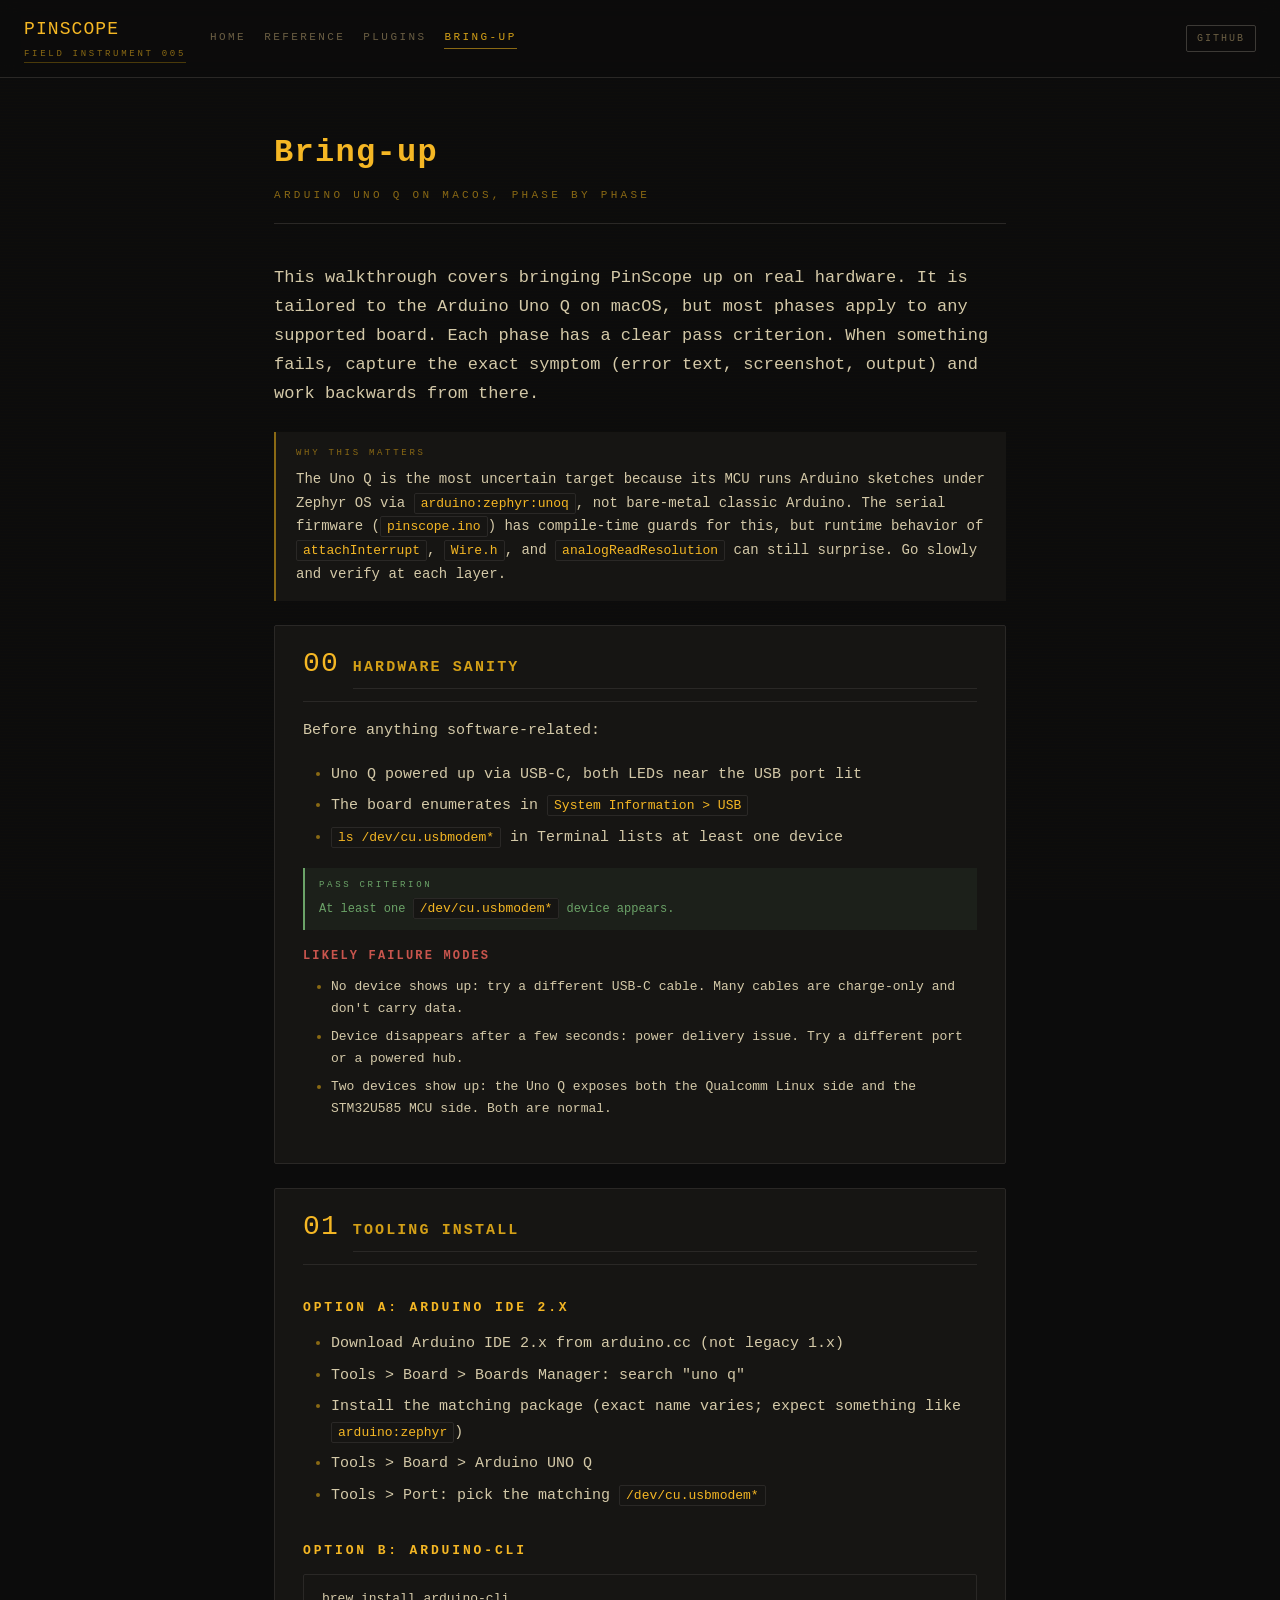
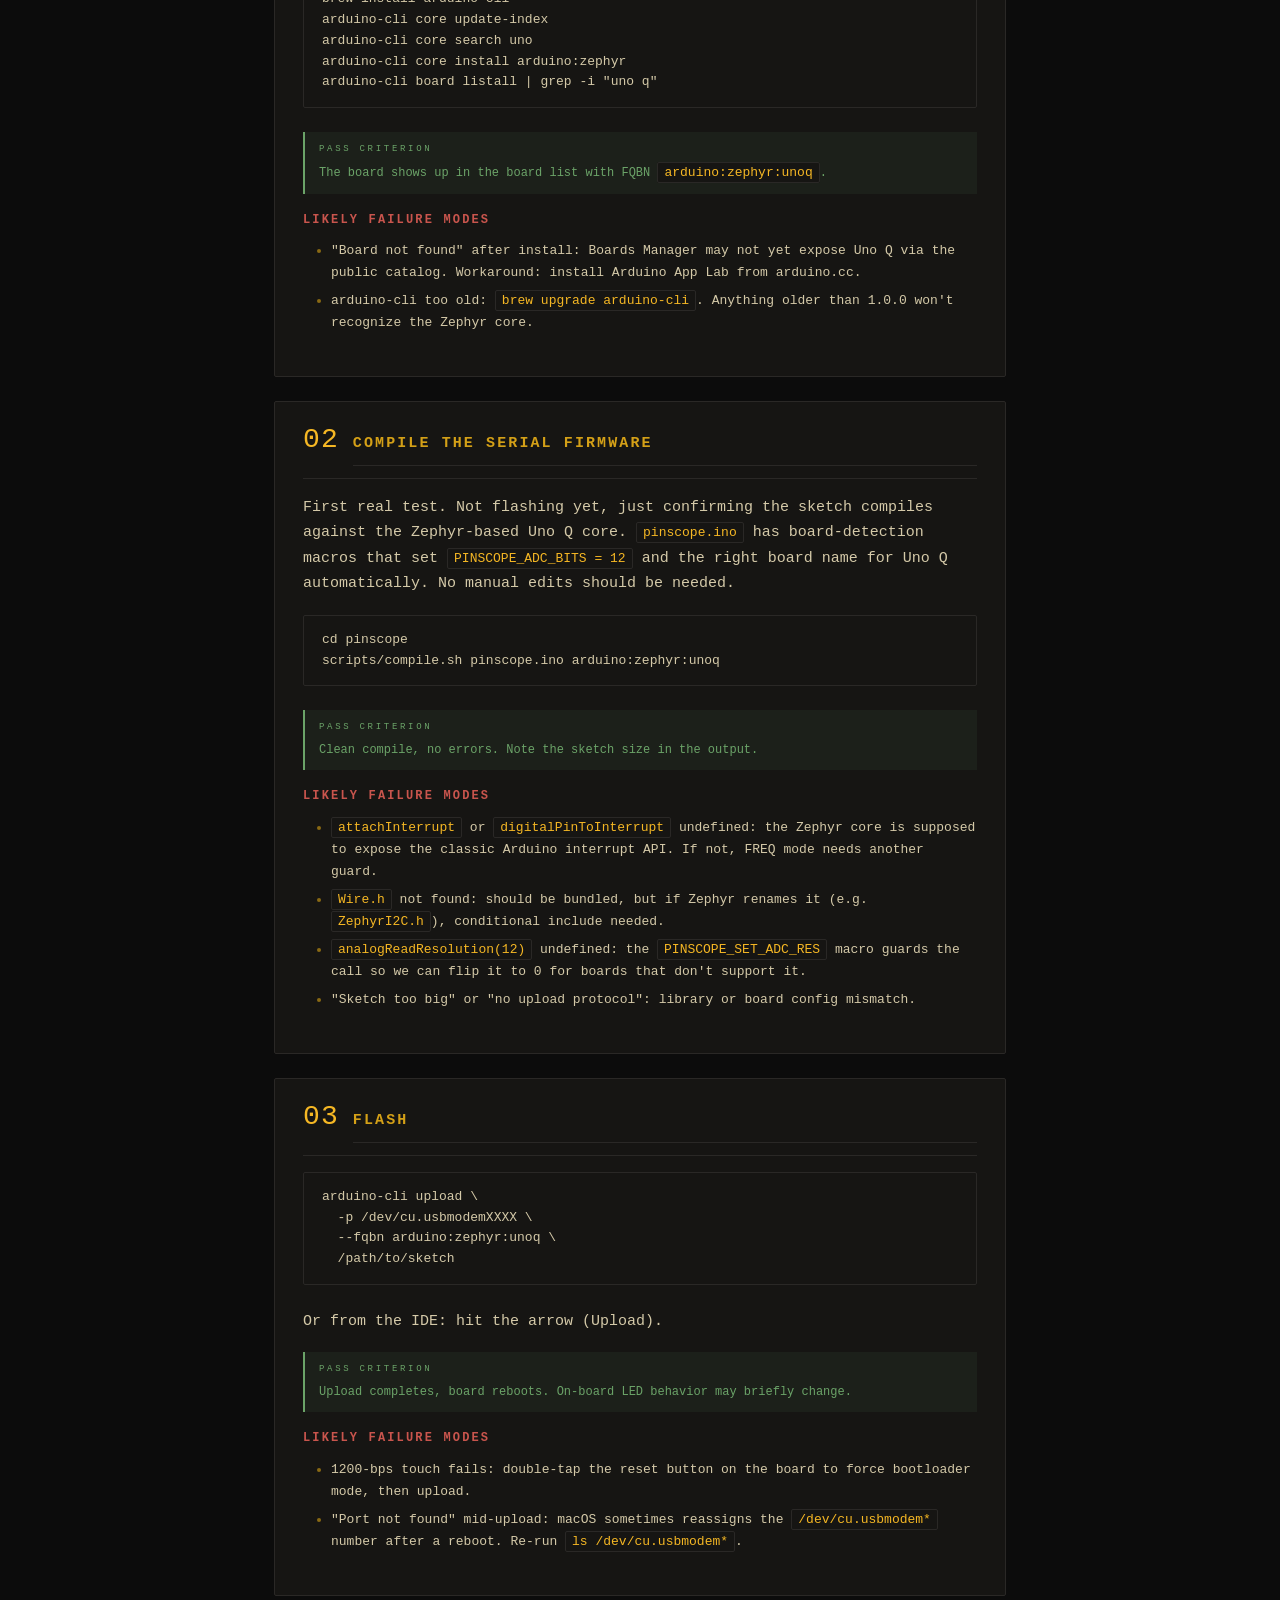
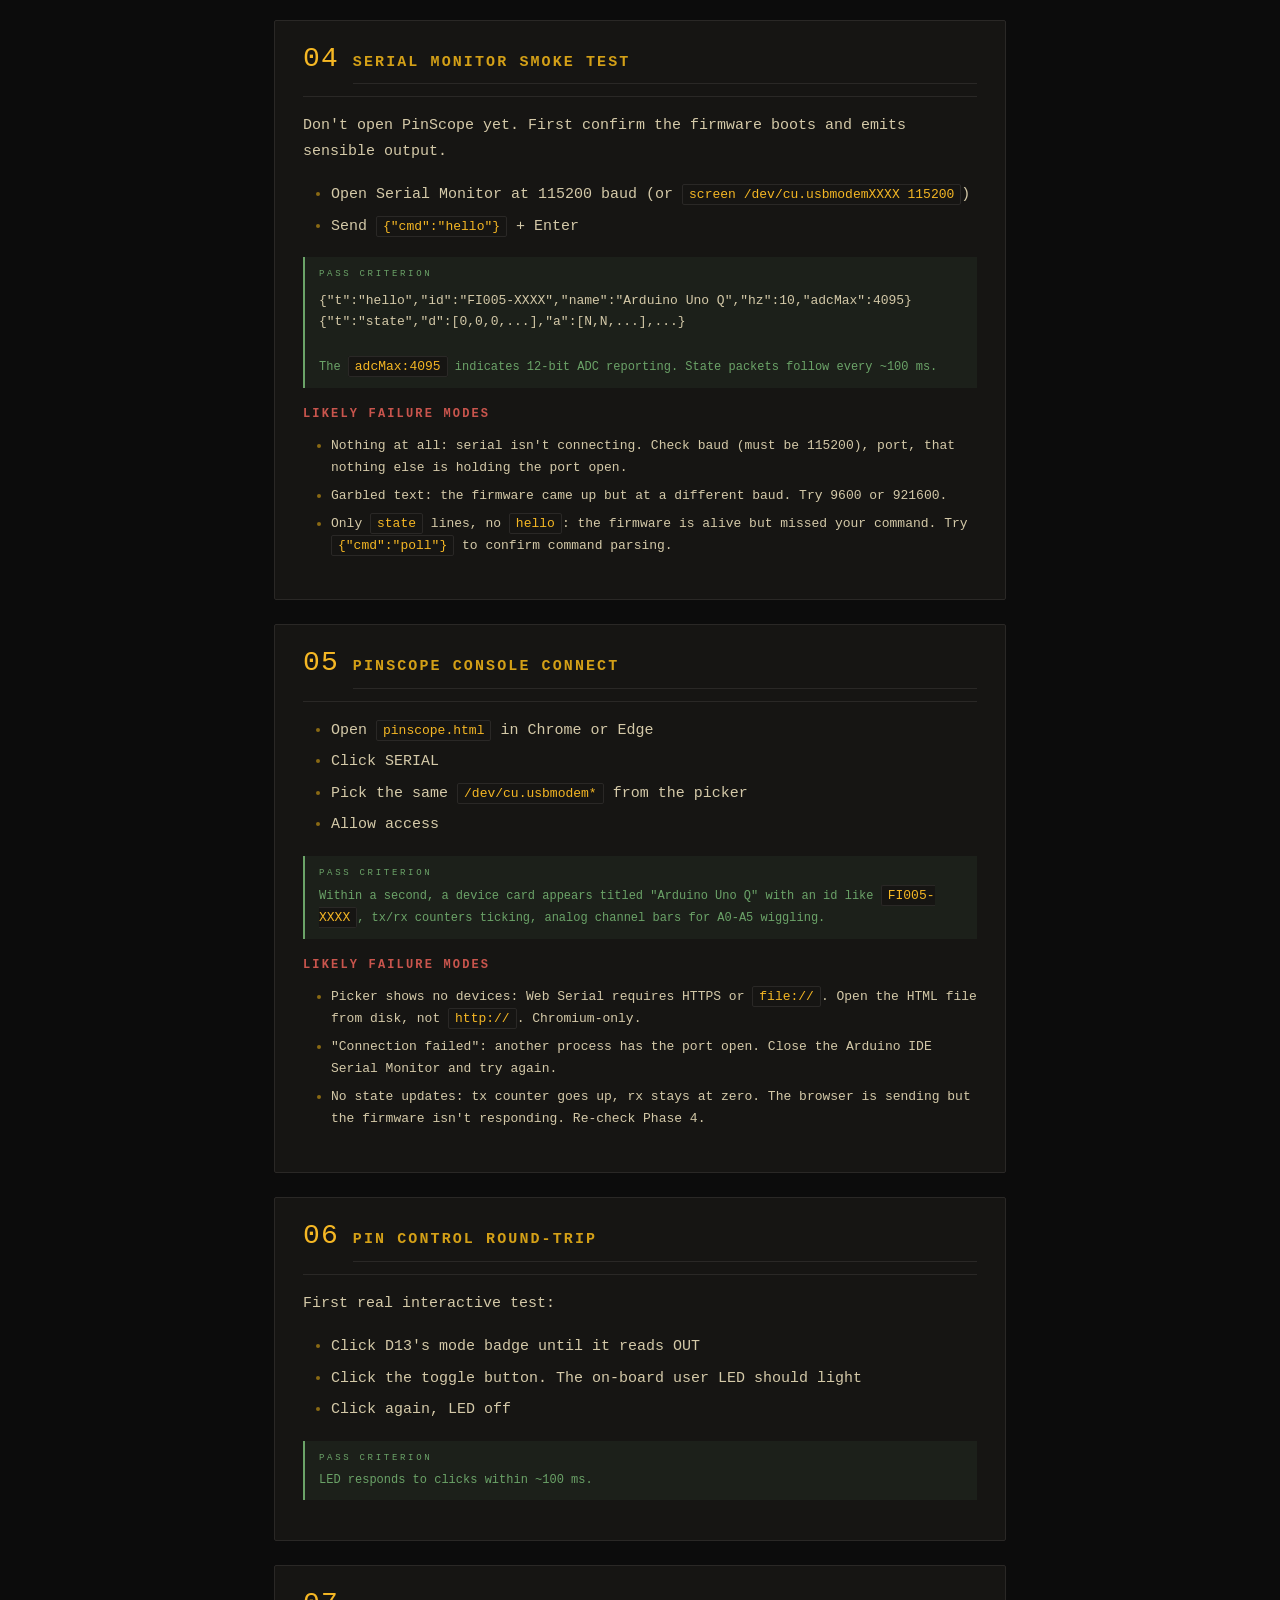
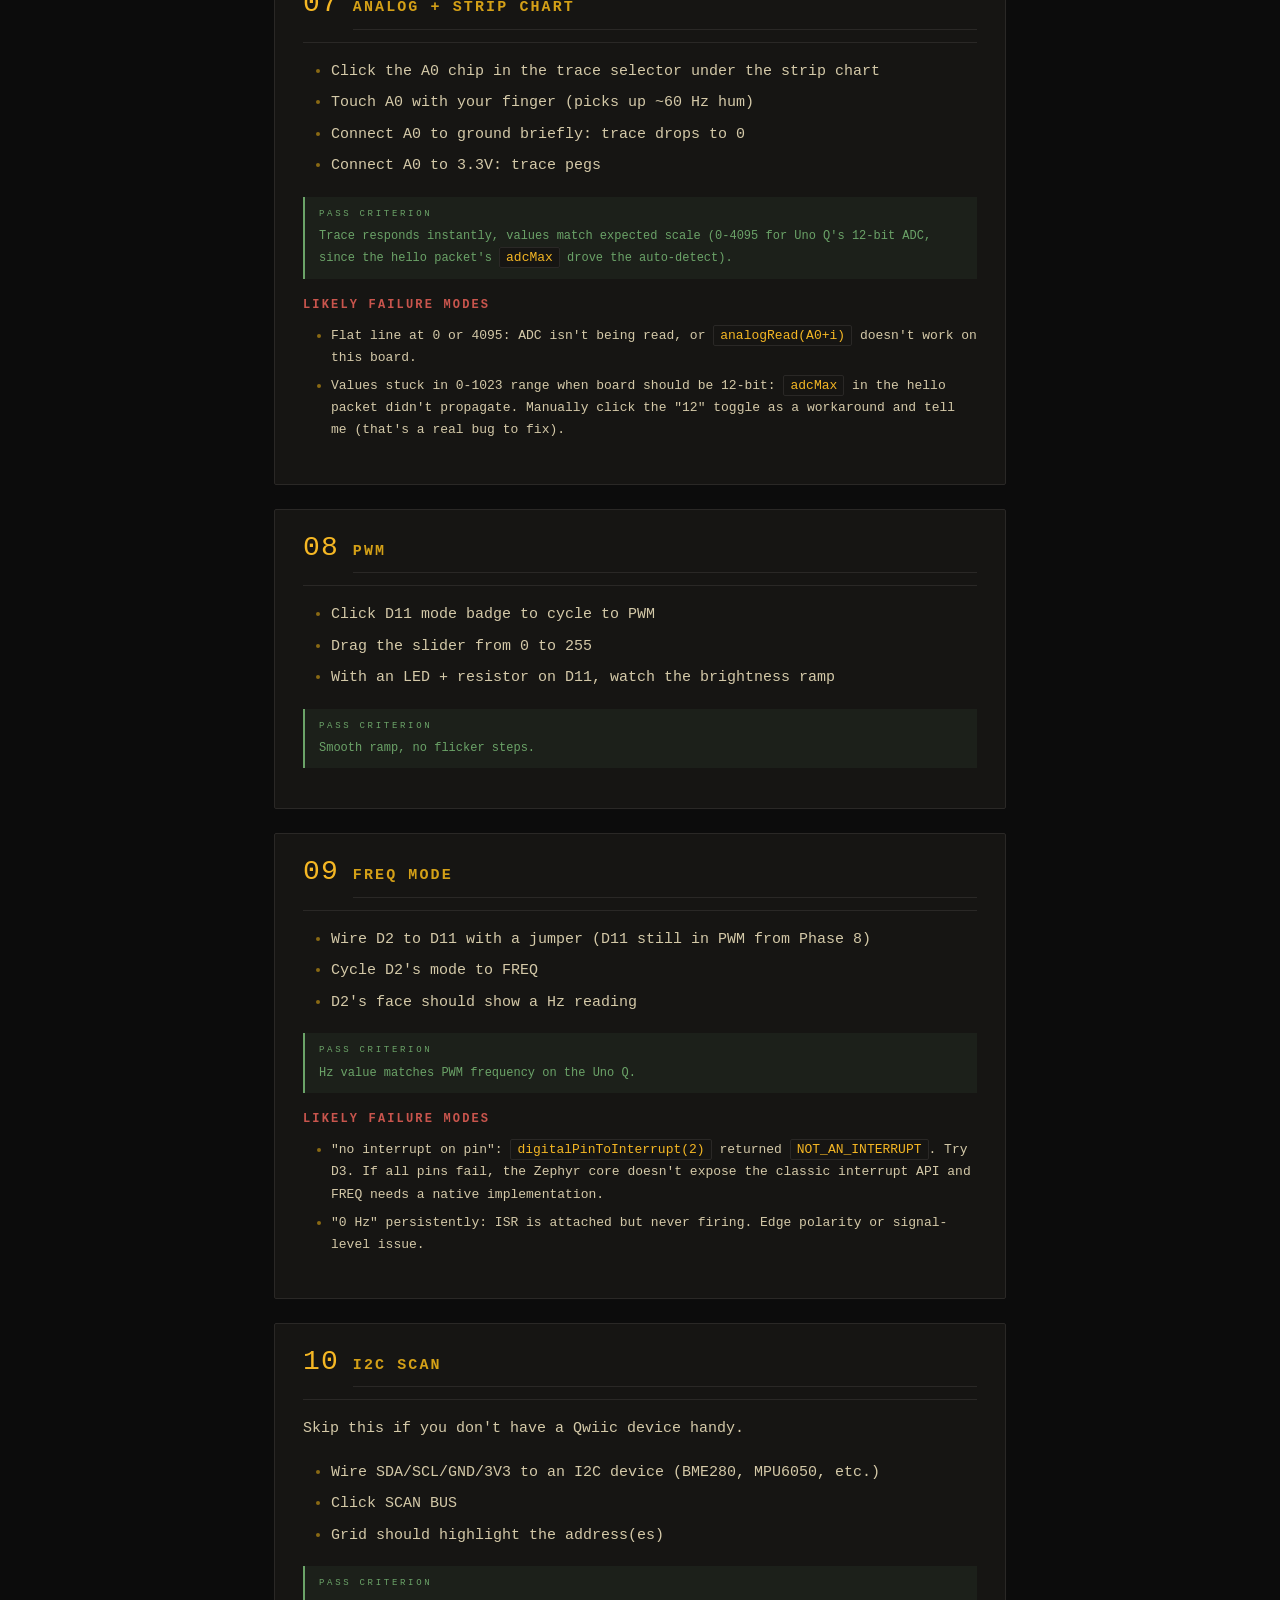
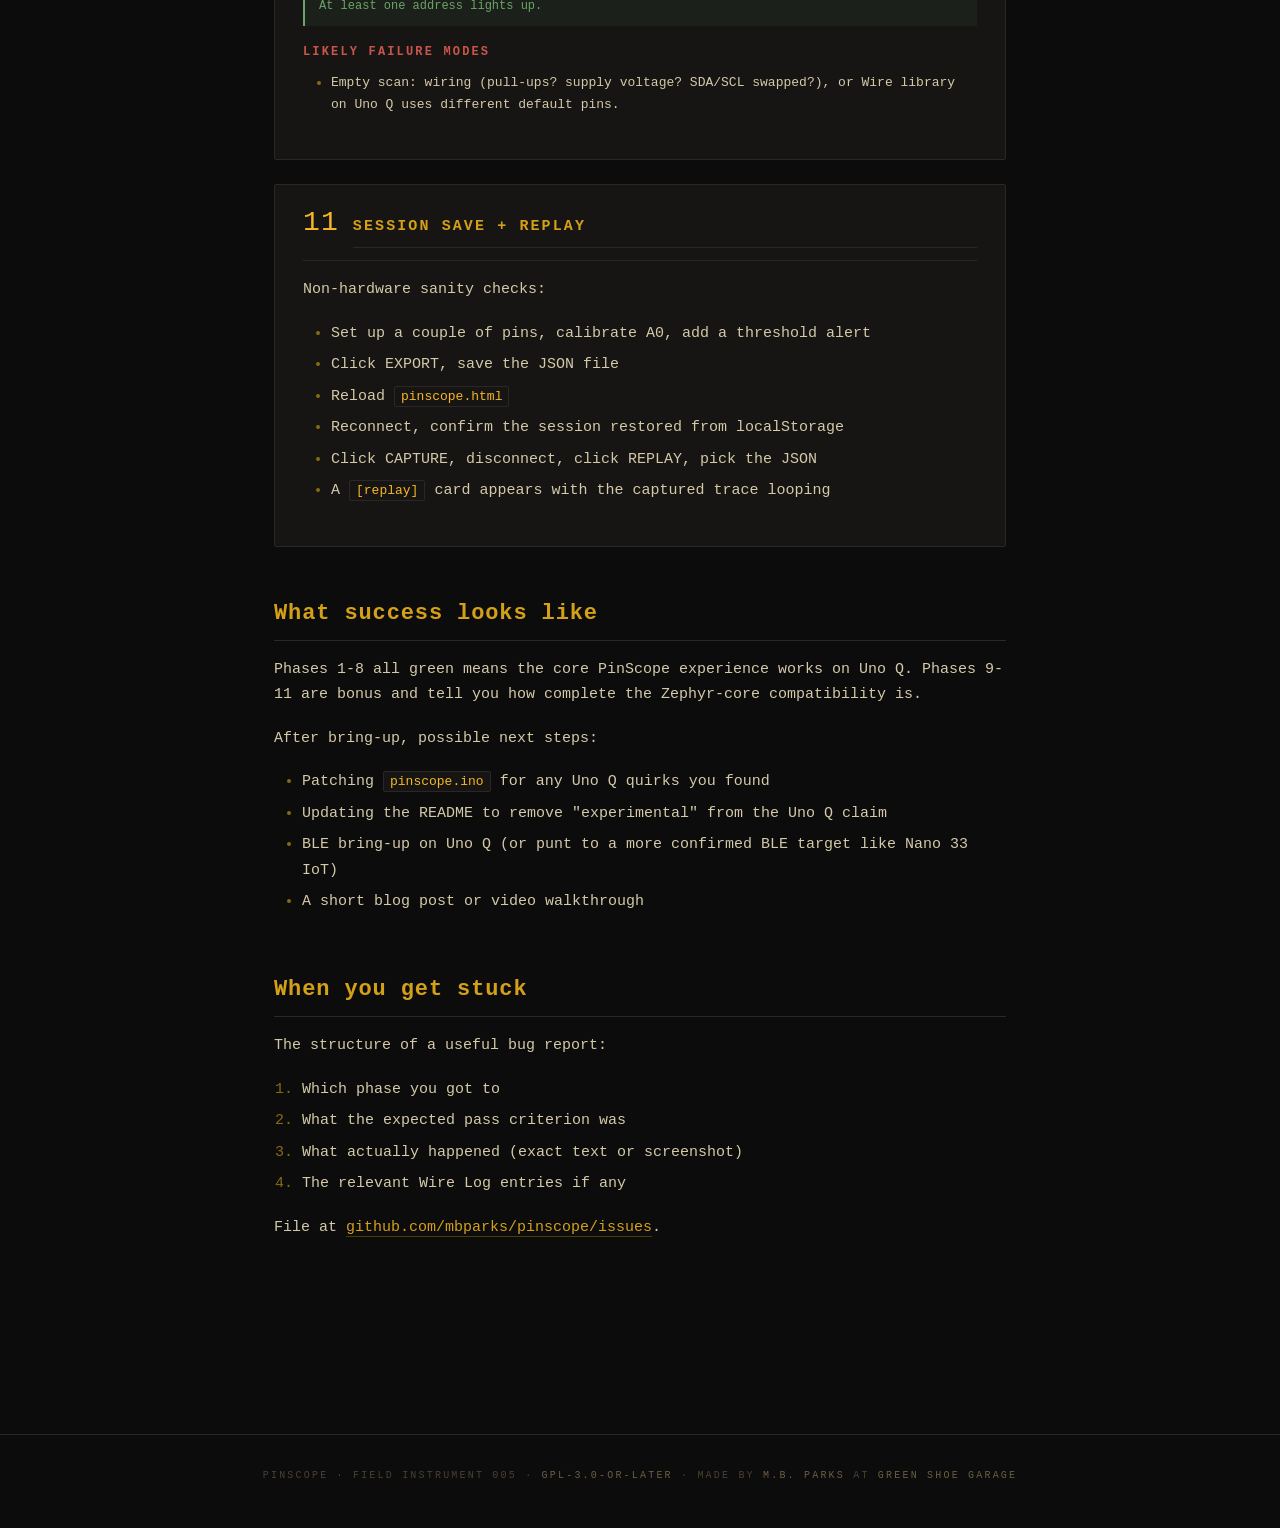
<file: docs/bringup.html>
<!doctype html>
<html lang="en">
<head>
  <meta charset="utf-8">
  <meta name="viewport" content="width=device-width,initial-scale=1">
  <title>Bring-up · PinScope</title>
  <meta name="description" content="Phase-by-phase walkthrough for bringing PinScope up on an Arduino Uno Q on macOS.">
  <link rel="stylesheet" href="style.css">
</head>
<body>

<header class="site-head">
  <a href="./" class="brand">PINSCOPE<span class="sub">Field Instrument 005</span></a>
  <nav>
    <a href="./">Home</a>
    <a href="reference.html">Reference</a>
    <a href="plugins.html">Plugins</a>
    <a href="bringup.html" class="current">Bring-up</a>
  </nav>
  <div class="spacer"></div>
  <a href="https://github.com/mbparks/pinscope" class="github-link">GitHub</a>
</header>

<main>

<h1 class="page-title">Bring-up</h1>
<div class="page-subtitle">Arduino Uno Q on macOS, phase by phase</div>

<section>
  <p class="lede">
    This walkthrough covers bringing PinScope up on real hardware. It is
    tailored to the Arduino Uno Q on macOS, but most phases apply to any
    supported board. Each phase has a clear pass criterion. When
    something fails, capture the exact symptom (error text, screenshot,
    output) and work backwards from there.
  </p>
  <div class="callout">
    <span class="callout-label">Why this matters</span>
    <p>
      The Uno Q is the most uncertain target because its MCU runs Arduino
      sketches under Zephyr OS via <code>arduino:zephyr:unoq</code>, not
      bare-metal classic Arduino. The serial firmware
      (<code>pinscope.ino</code>) has compile-time guards for this, but
      runtime behavior of <code>attachInterrupt</code>,
      <code>Wire.h</code>, and <code>analogReadResolution</code> can
      still surprise. Go slowly and verify at each layer.
    </p>
  </div>
</section>

<div class="phase">
  <div class="phase-head">
    <span class="phase-num">00</span>
    <h2 class="phase-title">Hardware sanity</h2>
  </div>
  <p>Before anything software-related:</p>
  <ul>
    <li>Uno Q powered up via USB-C, both LEDs near the USB port lit</li>
    <li>The board enumerates in <code>System Information &gt; USB</code></li>
    <li><code>ls /dev/cu.usbmodem*</code> in Terminal lists at least one device</li>
  </ul>
  <div class="phase-expected">
    <span class="label">Pass criterion</span>
    At least one <code>/dev/cu.usbmodem*</code> device appears.
  </div>
  <div class="phase-failure">
    <h4>Likely failure modes</h4>
    <ul>
      <li>No device shows up: try a different USB-C cable. Many cables
        are charge-only and don't carry data.</li>
      <li>Device disappears after a few seconds: power delivery issue.
        Try a different port or a powered hub.</li>
      <li>Two devices show up: the Uno Q exposes both the Qualcomm
        Linux side and the STM32U585 MCU side. Both are normal.</li>
    </ul>
  </div>
</div>

<div class="phase">
  <div class="phase-head">
    <span class="phase-num">01</span>
    <h2 class="phase-title">Tooling install</h2>
  </div>
  <h3>Option A: Arduino IDE 2.x</h3>
  <ul>
    <li>Download Arduino IDE 2.x from arduino.cc (not legacy 1.x)</li>
    <li>Tools &gt; Board &gt; Boards Manager: search "uno q"</li>
    <li>Install the matching package (exact name varies; expect
      something like <code>arduino:zephyr</code>)</li>
    <li>Tools &gt; Board &gt; Arduino UNO Q</li>
    <li>Tools &gt; Port: pick the matching <code>/dev/cu.usbmodem*</code></li>
  </ul>
  <h3>Option B: arduino-cli</h3>
  <pre><code>brew install arduino-cli
arduino-cli core update-index
arduino-cli core search uno
arduino-cli core install arduino:zephyr
arduino-cli board listall | grep -i "uno q"</code></pre>
  <div class="phase-expected">
    <span class="label">Pass criterion</span>
    The board shows up in the board list with FQBN
    <code>arduino:zephyr:unoq</code>.
  </div>
  <div class="phase-failure">
    <h4>Likely failure modes</h4>
    <ul>
      <li>"Board not found" after install: Boards Manager may not yet
        expose Uno Q via the public catalog. Workaround: install
        Arduino App Lab from arduino.cc.</li>
      <li>arduino-cli too old: <code>brew upgrade arduino-cli</code>.
        Anything older than 1.0.0 won't recognize the Zephyr core.</li>
    </ul>
  </div>
</div>

<div class="phase">
  <div class="phase-head">
    <span class="phase-num">02</span>
    <h2 class="phase-title">Compile the serial firmware</h2>
  </div>
  <p>
    First real test. Not flashing yet, just confirming the sketch
    compiles against the Zephyr-based Uno Q core.
    <code>pinscope.ino</code> has board-detection macros that set
    <code>PINSCOPE_ADC_BITS = 12</code> and the right board name for
    Uno Q automatically. No manual edits should be needed.
  </p>
  <pre><code>cd pinscope
scripts/compile.sh pinscope.ino arduino:zephyr:unoq</code></pre>
  <div class="phase-expected">
    <span class="label">Pass criterion</span>
    Clean compile, no errors. Note the sketch size in the output.
  </div>
  <div class="phase-failure">
    <h4>Likely failure modes</h4>
    <ul>
      <li><code>attachInterrupt</code> or
        <code>digitalPinToInterrupt</code> undefined: the Zephyr core
        is supposed to expose the classic Arduino interrupt API. If
        not, FREQ mode needs another guard.</li>
      <li><code>Wire.h</code> not found: should be bundled, but if
        Zephyr renames it (e.g. <code>ZephyrI2C.h</code>), conditional
        include needed.</li>
      <li><code>analogReadResolution(12)</code> undefined: the
        <code>PINSCOPE_SET_ADC_RES</code> macro guards the call so we
        can flip it to 0 for boards that don't support it.</li>
      <li>"Sketch too big" or "no upload protocol": library or board
        config mismatch.</li>
    </ul>
  </div>
</div>

<div class="phase">
  <div class="phase-head">
    <span class="phase-num">03</span>
    <h2 class="phase-title">Flash</h2>
  </div>
  <pre><code>arduino-cli upload \
  -p /dev/cu.usbmodemXXXX \
  --fqbn arduino:zephyr:unoq \
  /path/to/sketch</code></pre>
  <p>Or from the IDE: hit the arrow (Upload).</p>
  <div class="phase-expected">
    <span class="label">Pass criterion</span>
    Upload completes, board reboots. On-board LED behavior may
    briefly change.
  </div>
  <div class="phase-failure">
    <h4>Likely failure modes</h4>
    <ul>
      <li>1200-bps touch fails: double-tap the reset button on the
        board to force bootloader mode, then upload.</li>
      <li>"Port not found" mid-upload: macOS sometimes reassigns the
        <code>/dev/cu.usbmodem*</code> number after a reboot. Re-run
        <code>ls /dev/cu.usbmodem*</code>.</li>
    </ul>
  </div>
</div>

<div class="phase">
  <div class="phase-head">
    <span class="phase-num">04</span>
    <h2 class="phase-title">Serial monitor smoke test</h2>
  </div>
  <p>
    Don't open PinScope yet. First confirm the firmware boots and
    emits sensible output.
  </p>
  <ul>
    <li>Open Serial Monitor at 115200 baud (or
      <code>screen /dev/cu.usbmodemXXXX 115200</code>)</li>
    <li>Send <code>{"cmd":"hello"}</code> + Enter</li>
  </ul>
  <div class="phase-expected">
    <span class="label">Pass criterion</span>
    <pre style="margin-top:8px;background:transparent;border:none;padding:0"><code>{"t":"hello","id":"FI005-XXXX","name":"Arduino Uno Q","hz":10,"adcMax":4095}
{"t":"state","d":[0,0,0,...],"a":[N,N,...],...}</code></pre>
    The <code>adcMax:4095</code> indicates 12-bit ADC reporting. State
    packets follow every ~100 ms.
  </div>
  <div class="phase-failure">
    <h4>Likely failure modes</h4>
    <ul>
      <li>Nothing at all: serial isn't connecting. Check baud (must be
        115200), port, that nothing else is holding the port open.</li>
      <li>Garbled text: the firmware came up but at a different baud.
        Try 9600 or 921600.</li>
      <li>Only <code>state</code> lines, no <code>hello</code>: the
        firmware is alive but missed your command. Try
        <code>{"cmd":"poll"}</code> to confirm command parsing.</li>
    </ul>
  </div>
</div>

<div class="phase">
  <div class="phase-head">
    <span class="phase-num">05</span>
    <h2 class="phase-title">PinScope console connect</h2>
  </div>
  <ul>
    <li>Open <code>pinscope.html</code> in Chrome or Edge</li>
    <li>Click SERIAL</li>
    <li>Pick the same <code>/dev/cu.usbmodem*</code> from the picker</li>
    <li>Allow access</li>
  </ul>
  <div class="phase-expected">
    <span class="label">Pass criterion</span>
    Within a second, a device card appears titled "Arduino Uno Q"
    with an id like <code>FI005-XXXX</code>, tx/rx counters ticking,
    analog channel bars for A0-A5 wiggling.
  </div>
  <div class="phase-failure">
    <h4>Likely failure modes</h4>
    <ul>
      <li>Picker shows no devices: Web Serial requires HTTPS or
        <code>file://</code>. Open the HTML file from disk, not
        <code>http://</code>. Chromium-only.</li>
      <li>"Connection failed": another process has the port open.
        Close the Arduino IDE Serial Monitor and try again.</li>
      <li>No state updates: tx counter goes up, rx stays at zero. The
        browser is sending but the firmware isn't responding. Re-check
        Phase 4.</li>
    </ul>
  </div>
</div>

<div class="phase">
  <div class="phase-head">
    <span class="phase-num">06</span>
    <h2 class="phase-title">Pin control round-trip</h2>
  </div>
  <p>First real interactive test:</p>
  <ul>
    <li>Click D13's mode badge until it reads OUT</li>
    <li>Click the toggle button. The on-board user LED should light</li>
    <li>Click again, LED off</li>
  </ul>
  <div class="phase-expected">
    <span class="label">Pass criterion</span>
    LED responds to clicks within ~100 ms.
  </div>
</div>

<div class="phase">
  <div class="phase-head">
    <span class="phase-num">07</span>
    <h2 class="phase-title">Analog + strip chart</h2>
  </div>
  <ul>
    <li>Click the A0 chip in the trace selector under the strip chart</li>
    <li>Touch A0 with your finger (picks up ~60 Hz hum)</li>
    <li>Connect A0 to ground briefly: trace drops to 0</li>
    <li>Connect A0 to 3.3V: trace pegs</li>
  </ul>
  <div class="phase-expected">
    <span class="label">Pass criterion</span>
    Trace responds instantly, values match expected scale (0-4095 for
    Uno Q's 12-bit ADC, since the hello packet's <code>adcMax</code>
    drove the auto-detect).
  </div>
  <div class="phase-failure">
    <h4>Likely failure modes</h4>
    <ul>
      <li>Flat line at 0 or 4095: ADC isn't being read, or
        <code>analogRead(A0+i)</code> doesn't work on this board.</li>
      <li>Values stuck in 0-1023 range when board should be 12-bit:
        <code>adcMax</code> in the hello packet didn't propagate.
        Manually click the "12" toggle as a workaround and tell me
        (that's a real bug to fix).</li>
    </ul>
  </div>
</div>

<div class="phase">
  <div class="phase-head">
    <span class="phase-num">08</span>
    <h2 class="phase-title">PWM</h2>
  </div>
  <ul>
    <li>Click D11 mode badge to cycle to PWM</li>
    <li>Drag the slider from 0 to 255</li>
    <li>With an LED + resistor on D11, watch the brightness ramp</li>
  </ul>
  <div class="phase-expected">
    <span class="label">Pass criterion</span>
    Smooth ramp, no flicker steps.
  </div>
</div>

<div class="phase">
  <div class="phase-head">
    <span class="phase-num">09</span>
    <h2 class="phase-title">FREQ mode</h2>
  </div>
  <ul>
    <li>Wire D2 to D11 with a jumper (D11 still in PWM from Phase 8)</li>
    <li>Cycle D2's mode to FREQ</li>
    <li>D2's face should show a Hz reading</li>
  </ul>
  <div class="phase-expected">
    <span class="label">Pass criterion</span>
    Hz value matches PWM frequency on the Uno Q.
  </div>
  <div class="phase-failure">
    <h4>Likely failure modes</h4>
    <ul>
      <li>"no interrupt on pin": <code>digitalPinToInterrupt(2)</code>
        returned <code>NOT_AN_INTERRUPT</code>. Try D3. If all pins
        fail, the Zephyr core doesn't expose the classic interrupt
        API and FREQ needs a native implementation.</li>
      <li>"0 Hz" persistently: ISR is attached but never firing. Edge
        polarity or signal-level issue.</li>
    </ul>
  </div>
</div>

<div class="phase">
  <div class="phase-head">
    <span class="phase-num">10</span>
    <h2 class="phase-title">I2C scan</h2>
  </div>
  <p>Skip this if you don't have a Qwiic device handy.</p>
  <ul>
    <li>Wire SDA/SCL/GND/3V3 to an I2C device (BME280, MPU6050, etc.)</li>
    <li>Click SCAN BUS</li>
    <li>Grid should highlight the address(es)</li>
  </ul>
  <div class="phase-expected">
    <span class="label">Pass criterion</span>
    At least one address lights up.
  </div>
  <div class="phase-failure">
    <h4>Likely failure modes</h4>
    <ul>
      <li>Empty scan: wiring (pull-ups? supply voltage? SDA/SCL
        swapped?), or Wire library on Uno Q uses different default
        pins.</li>
    </ul>
  </div>
</div>

<div class="phase">
  <div class="phase-head">
    <span class="phase-num">11</span>
    <h2 class="phase-title">Session save + replay</h2>
  </div>
  <p>Non-hardware sanity checks:</p>
  <ul>
    <li>Set up a couple of pins, calibrate A0, add a threshold alert</li>
    <li>Click EXPORT, save the JSON file</li>
    <li>Reload <code>pinscope.html</code></li>
    <li>Reconnect, confirm the session restored from localStorage</li>
    <li>Click CAPTURE, disconnect, click REPLAY, pick the JSON</li>
    <li>A <code>[replay]</code> card appears with the captured trace looping</li>
  </ul>
</div>

<section>
  <h2>What success looks like</h2>
  <p>
    Phases 1-8 all green means the core PinScope experience works on
    Uno Q. Phases 9-11 are bonus and tell you how complete the
    Zephyr-core compatibility is.
  </p>
  <p>After bring-up, possible next steps:</p>
  <ul>
    <li>Patching <code>pinscope.ino</code> for any Uno Q quirks you found</li>
    <li>Updating the README to remove "experimental" from the Uno Q claim</li>
    <li>BLE bring-up on Uno Q (or punt to a more confirmed BLE target like Nano 33 IoT)</li>
    <li>A short blog post or video walkthrough</li>
  </ul>
</section>

<section>
  <h2>When you get stuck</h2>
  <p>
    The structure of a useful bug report:
  </p>
  <ol>
    <li>Which phase you got to</li>
    <li>What the expected pass criterion was</li>
    <li>What actually happened (exact text or screenshot)</li>
    <li>The relevant Wire Log entries if any</li>
  </ol>
  <p>
    File at <a href="https://github.com/mbparks/pinscope/issues">github.com/mbparks/pinscope/issues</a>.
  </p>
</section>

</main>

<footer class="site-foot">
  PinScope · Field Instrument 005 ·
  <a href="https://github.com/mbparks/pinscope/blob/main/LICENSE">GPL-3.0-or-later</a> ·
  Made by <a href="https://michaelbparks.com">M.B. Parks</a> at
  <a href="https://greenshoe.garage">Green Shoe Garage</a>
</footer>

</body>
</html>
</file>
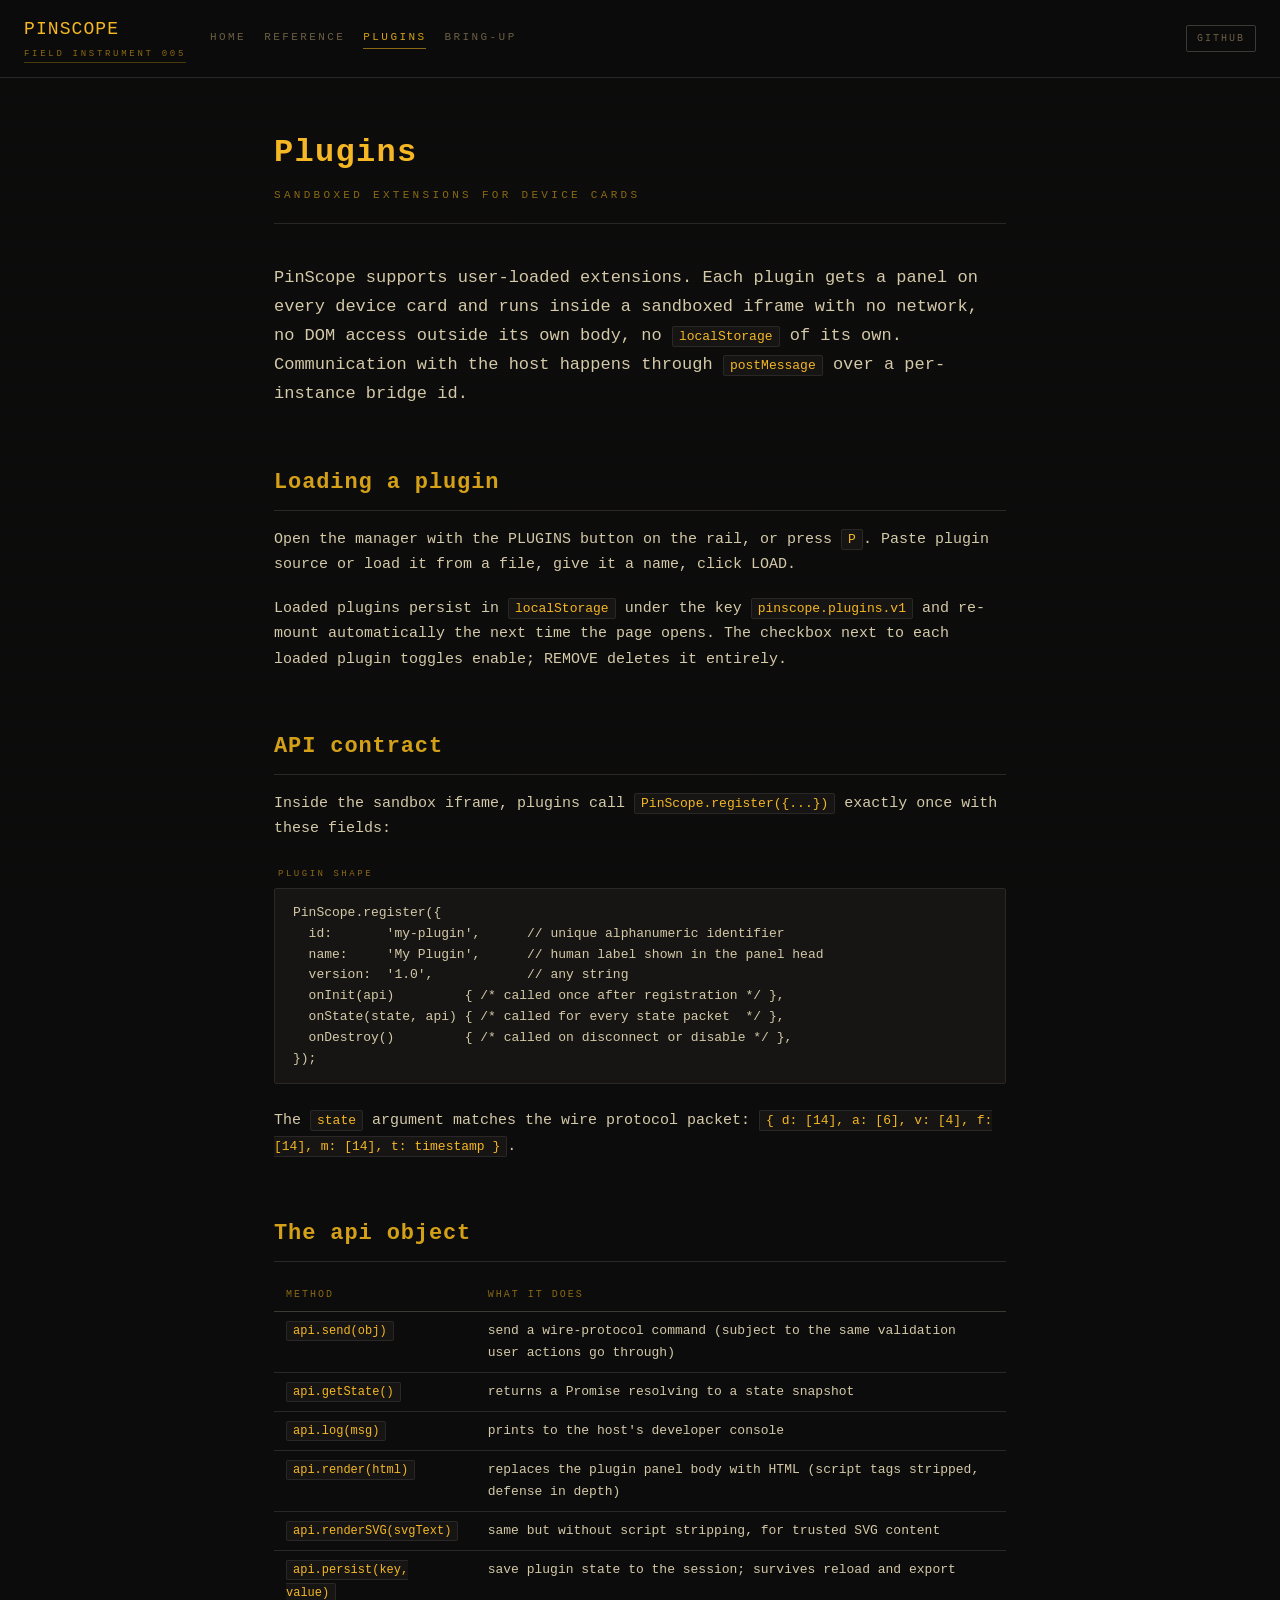
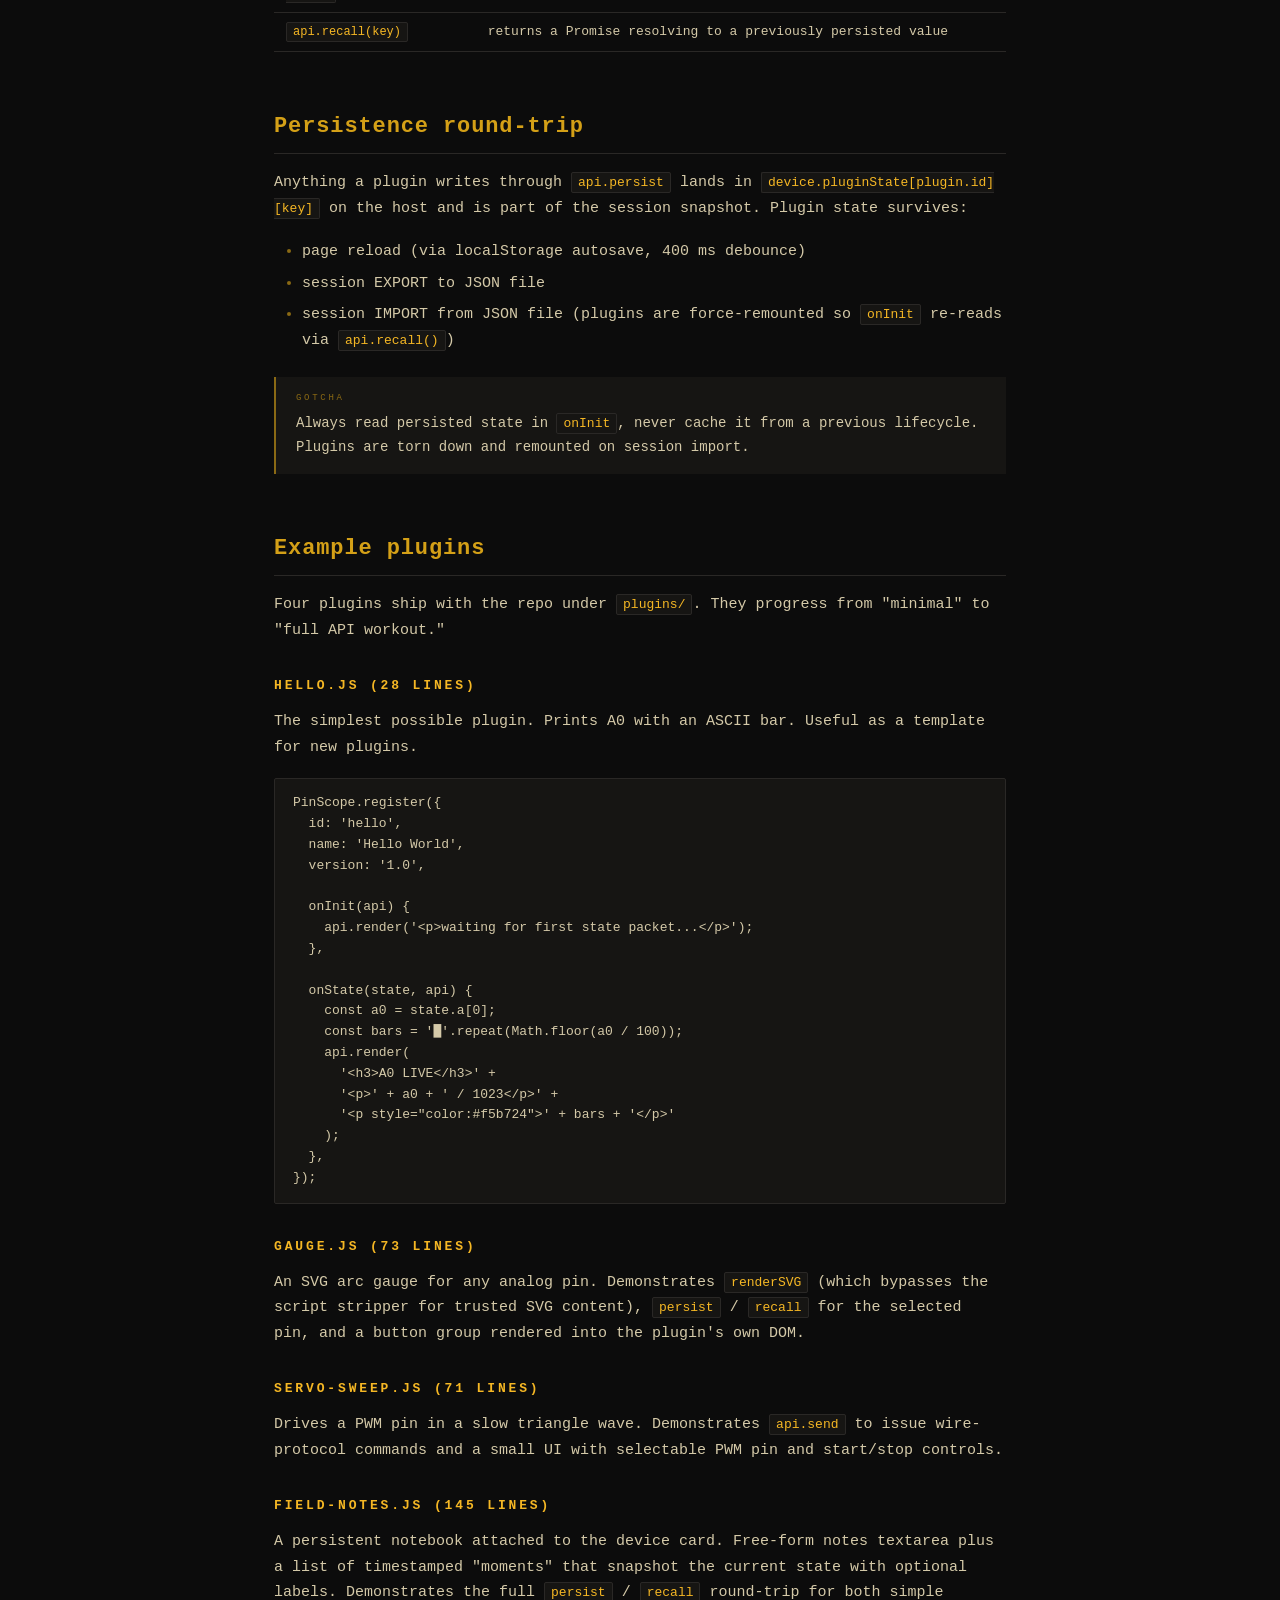
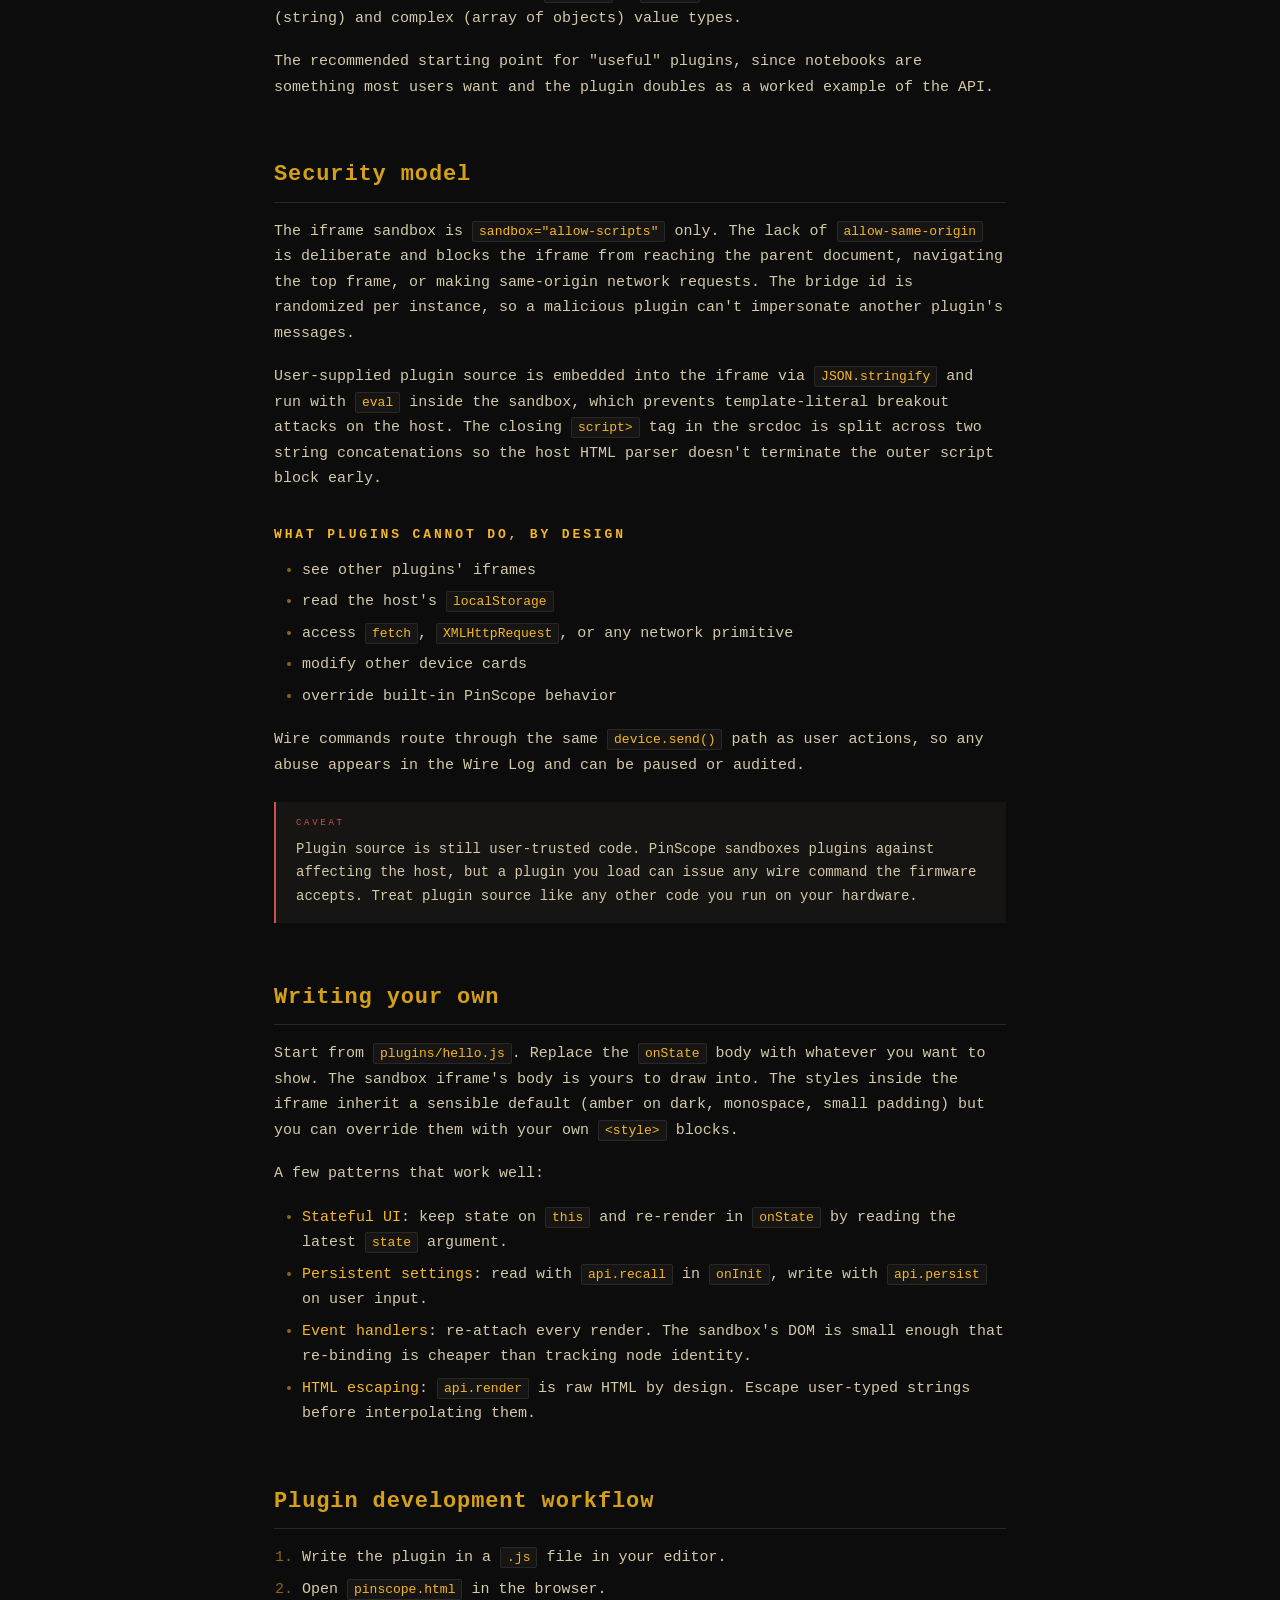
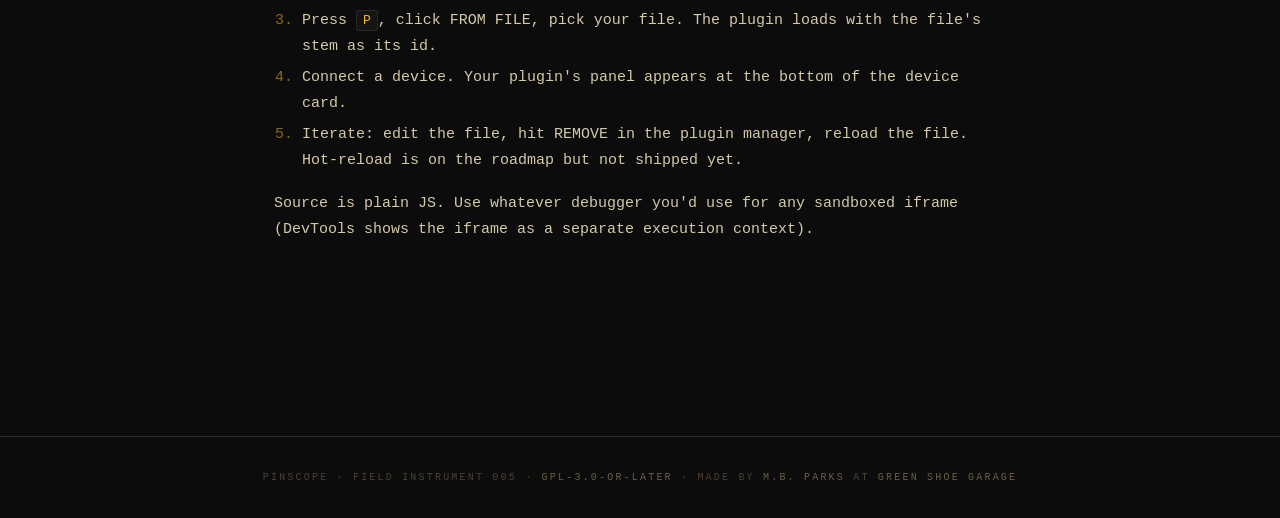
<file: docs/plugins.html>
<!doctype html>
<html lang="en">
<head>
  <meta charset="utf-8">
  <meta name="viewport" content="width=device-width,initial-scale=1">
  <title>Plugins · PinScope</title>
  <meta name="description" content="Plugin API, security model, and example plugins for PinScope.">
  <link rel="stylesheet" href="style.css">
</head>
<body>

<header class="site-head">
  <a href="./" class="brand">PINSCOPE<span class="sub">Field Instrument 005</span></a>
  <nav>
    <a href="./">Home</a>
    <a href="reference.html">Reference</a>
    <a href="plugins.html" class="current">Plugins</a>
    <a href="bringup.html">Bring-up</a>
  </nav>
  <div class="spacer"></div>
  <a href="https://github.com/mbparks/pinscope" class="github-link">GitHub</a>
</header>

<main>

<h1 class="page-title">Plugins</h1>
<div class="page-subtitle">Sandboxed extensions for device cards</div>

<section>
  <p class="lede">
    PinScope supports user-loaded extensions. Each plugin gets a panel
    on every device card and runs inside a sandboxed iframe with no
    network, no DOM access outside its own body, no
    <code>localStorage</code> of its own. Communication with the host
    happens through <code>postMessage</code> over a per-instance
    bridge id.
  </p>
</section>

<section>
  <h2>Loading a plugin</h2>
  <p>
    Open the manager with the PLUGINS button on the rail, or press
    <code>P</code>. Paste plugin source or load it from a file, give
    it a name, click LOAD.
  </p>
  <p>
    Loaded plugins persist in <code>localStorage</code> under the key
    <code>pinscope.plugins.v1</code> and re-mount automatically the
    next time the page opens. The checkbox next to each loaded plugin
    toggles enable; REMOVE deletes it entirely.
  </p>
</section>

<section>
  <h2>API contract</h2>
  <p>
    Inside the sandbox iframe, plugins call
    <code>PinScope.register({...})</code> exactly once with these
    fields:
  </p>
  <div class="code-label">PLUGIN SHAPE</div>
  <pre><code>PinScope.register({
  id:       'my-plugin',      // unique alphanumeric identifier
  name:     'My Plugin',      // human label shown in the panel head
  version:  '1.0',            // any string
  onInit(api)         { /* called once after registration */ },
  onState(state, api) { /* called for every state packet  */ },
  onDestroy()         { /* called on disconnect or disable */ },
});</code></pre>
  <p>
    The <code>state</code> argument matches the wire protocol packet:
    <code>{ d: [14], a: [6], v: [4], f: [14], m: [14], t: timestamp }</code>.
  </p>
</section>

<section>
  <h2>The api object</h2>
  <table>
    <thead><tr><th>Method</th><th>What it does</th></tr></thead>
    <tbody>
      <tr><td><code>api.send(obj)</code></td><td>send a wire-protocol command (subject to the same validation user actions go through)</td></tr>
      <tr><td><code>api.getState()</code></td><td>returns a Promise resolving to a state snapshot</td></tr>
      <tr><td><code>api.log(msg)</code></td><td>prints to the host's developer console</td></tr>
      <tr><td><code>api.render(html)</code></td><td>replaces the plugin panel body with HTML (script tags stripped, defense in depth)</td></tr>
      <tr><td><code>api.renderSVG(svgText)</code></td><td>same but without script stripping, for trusted SVG content</td></tr>
      <tr><td><code>api.persist(key, value)</code></td><td>save plugin state to the session; survives reload and export</td></tr>
      <tr><td><code>api.recall(key)</code></td><td>returns a Promise resolving to a previously persisted value</td></tr>
    </tbody>
  </table>
</section>

<section>
  <h2>Persistence round-trip</h2>
  <p>
    Anything a plugin writes through <code>api.persist</code> lands
    in <code>device.pluginState[plugin.id][key]</code> on the host
    and is part of the session snapshot. Plugin state survives:
  </p>
  <ul>
    <li>page reload (via localStorage autosave, 400 ms debounce)</li>
    <li>session EXPORT to JSON file</li>
    <li>session IMPORT from JSON file (plugins are force-remounted so
      <code>onInit</code> re-reads via <code>api.recall()</code>)</li>
  </ul>
  <div class="callout">
    <span class="callout-label">Gotcha</span>
    <p>Always read persisted state in <code>onInit</code>, never cache
    it from a previous lifecycle. Plugins are torn down and remounted
    on session import.</p>
  </div>
</section>

<section>
  <h2>Example plugins</h2>
  <p>
    Four plugins ship with the repo under <code>plugins/</code>. They
    progress from "minimal" to "full API workout."
  </p>

  <h3>hello.js (28 lines)</h3>
  <p>
    The simplest possible plugin. Prints A0 with an ASCII bar. Useful
    as a template for new plugins.
  </p>
  <pre><code>PinScope.register({
  id: 'hello',
  name: 'Hello World',
  version: '1.0',

  onInit(api) {
    api.render('&lt;p&gt;waiting for first state packet...&lt;/p&gt;');
  },

  onState(state, api) {
    const a0 = state.a[0];
    const bars = '█'.repeat(Math.floor(a0 / 100));
    api.render(
      '&lt;h3&gt;A0 LIVE&lt;/h3&gt;' +
      '&lt;p&gt;' + a0 + ' / 1023&lt;/p&gt;' +
      '&lt;p style="color:#f5b724"&gt;' + bars + '&lt;/p&gt;'
    );
  },
});</code></pre>

  <h3>gauge.js (73 lines)</h3>
  <p>
    An SVG arc gauge for any analog pin. Demonstrates
    <code>renderSVG</code> (which bypasses the script stripper for
    trusted SVG content), <code>persist</code> / <code>recall</code>
    for the selected pin, and a button group rendered into the
    plugin's own DOM.
  </p>

  <h3>servo-sweep.js (71 lines)</h3>
  <p>
    Drives a PWM pin in a slow triangle wave. Demonstrates
    <code>api.send</code> to issue wire-protocol commands and a small
    UI with selectable PWM pin and start/stop controls.
  </p>

  <h3>field-notes.js (145 lines)</h3>
  <p>
    A persistent notebook attached to the device card. Free-form notes
    textarea plus a list of timestamped "moments" that snapshot the
    current state with optional labels. Demonstrates the full
    <code>persist</code> / <code>recall</code> round-trip for both
    simple (string) and complex (array of objects) value types.
  </p>
  <p>
    The recommended starting point for "useful" plugins, since
    notebooks are something most users want and the plugin doubles as
    a worked example of the API.
  </p>
</section>

<section>
  <h2>Security model</h2>
  <p>
    The iframe sandbox is <code>sandbox="allow-scripts"</code> only.
    The lack of <code>allow-same-origin</code> is deliberate and
    blocks the iframe from reaching the parent document, navigating
    the top frame, or making same-origin network requests. The bridge
    id is randomized per instance, so a malicious plugin can't
    impersonate another plugin's messages.
  </p>
  <p>
    User-supplied plugin source is embedded into the iframe via
    <code>JSON.stringify</code> and run with <code>eval</code> inside
    the sandbox, which prevents template-literal breakout attacks on
    the host. The closing <code>script&gt;</code> tag in the srcdoc
    is split across two string concatenations so the host HTML parser
    doesn't terminate the outer script block early.
  </p>
  <h3>What plugins cannot do, by design</h3>
  <ul>
    <li>see other plugins' iframes</li>
    <li>read the host's <code>localStorage</code></li>
    <li>access <code>fetch</code>, <code>XMLHttpRequest</code>, or
      any network primitive</li>
    <li>modify other device cards</li>
    <li>override built-in PinScope behavior</li>
  </ul>
  <p>
    Wire commands route through the same <code>device.send()</code>
    path as user actions, so any abuse appears in the Wire Log and
    can be paused or audited.
  </p>
  <div class="callout warn">
    <span class="callout-label">Caveat</span>
    <p>Plugin source is still user-trusted code. PinScope sandboxes
    plugins against affecting the host, but a plugin you load can
    issue any wire command the firmware accepts. Treat plugin source
    like any other code you run on your hardware.</p>
  </div>
</section>

<section>
  <h2>Writing your own</h2>
  <p>
    Start from <code>plugins/hello.js</code>. Replace the
    <code>onState</code> body with whatever you want to show. The
    sandbox iframe's body is yours to draw into. The styles inside
    the iframe inherit a sensible default (amber on dark, monospace,
    small padding) but you can override them with your own
    <code>&lt;style&gt;</code> blocks.
  </p>
  <p>
    A few patterns that work well:
  </p>
  <ul>
    <li><strong>Stateful UI</strong>: keep state on <code>this</code>
      and re-render in <code>onState</code> by reading the latest
      <code>state</code> argument.</li>
    <li><strong>Persistent settings</strong>: read with
      <code>api.recall</code> in <code>onInit</code>, write with
      <code>api.persist</code> on user input.</li>
    <li><strong>Event handlers</strong>: re-attach every render. The
      sandbox's DOM is small enough that re-binding is cheaper than
      tracking node identity.</li>
    <li><strong>HTML escaping</strong>: <code>api.render</code> is
      raw HTML by design. Escape user-typed strings before
      interpolating them.</li>
  </ul>
</section>

<section>
  <h2>Plugin development workflow</h2>
  <ol>
    <li>Write the plugin in a <code>.js</code> file in your editor.</li>
    <li>Open <code>pinscope.html</code> in the browser.</li>
    <li>Press <code>P</code>, click FROM FILE, pick your file. The
      plugin loads with the file's stem as its id.</li>
    <li>Connect a device. Your plugin's panel appears at the bottom
      of the device card.</li>
    <li>Iterate: edit the file, hit REMOVE in the plugin manager,
      reload the file. Hot-reload is on the roadmap but not shipped
      yet.</li>
  </ol>
  <p>
    Source is plain JS. Use whatever debugger you'd use for any
    sandboxed iframe (DevTools shows the iframe as a separate
    execution context).
  </p>
</section>

</main>

<footer class="site-foot">
  PinScope · Field Instrument 005 ·
  <a href="https://github.com/mbparks/pinscope/blob/main/LICENSE">GPL-3.0-or-later</a> ·
  Made by <a href="https://michaelbparks.com">M.B. Parks</a> at
  <a href="https://greenshoe.garage">Green Shoe Garage</a>
</footer>

</body>
</html>
</file>
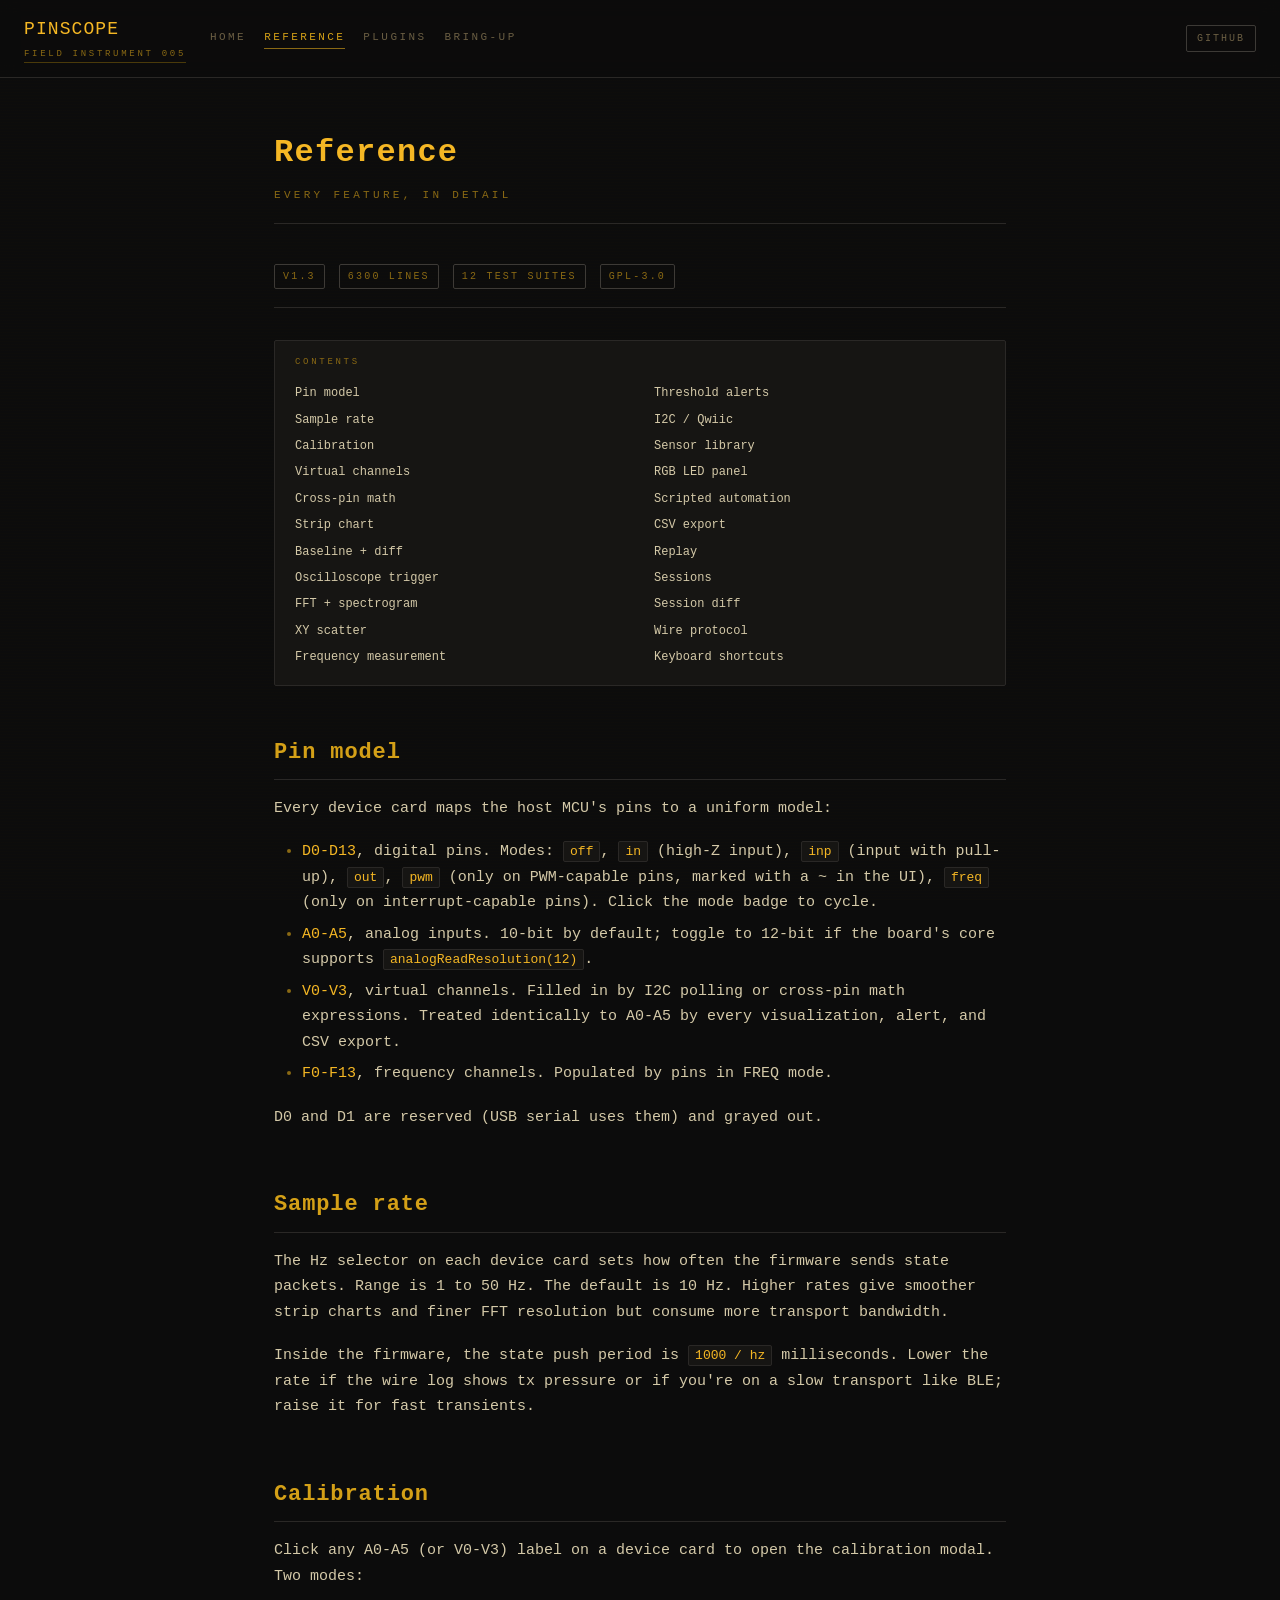
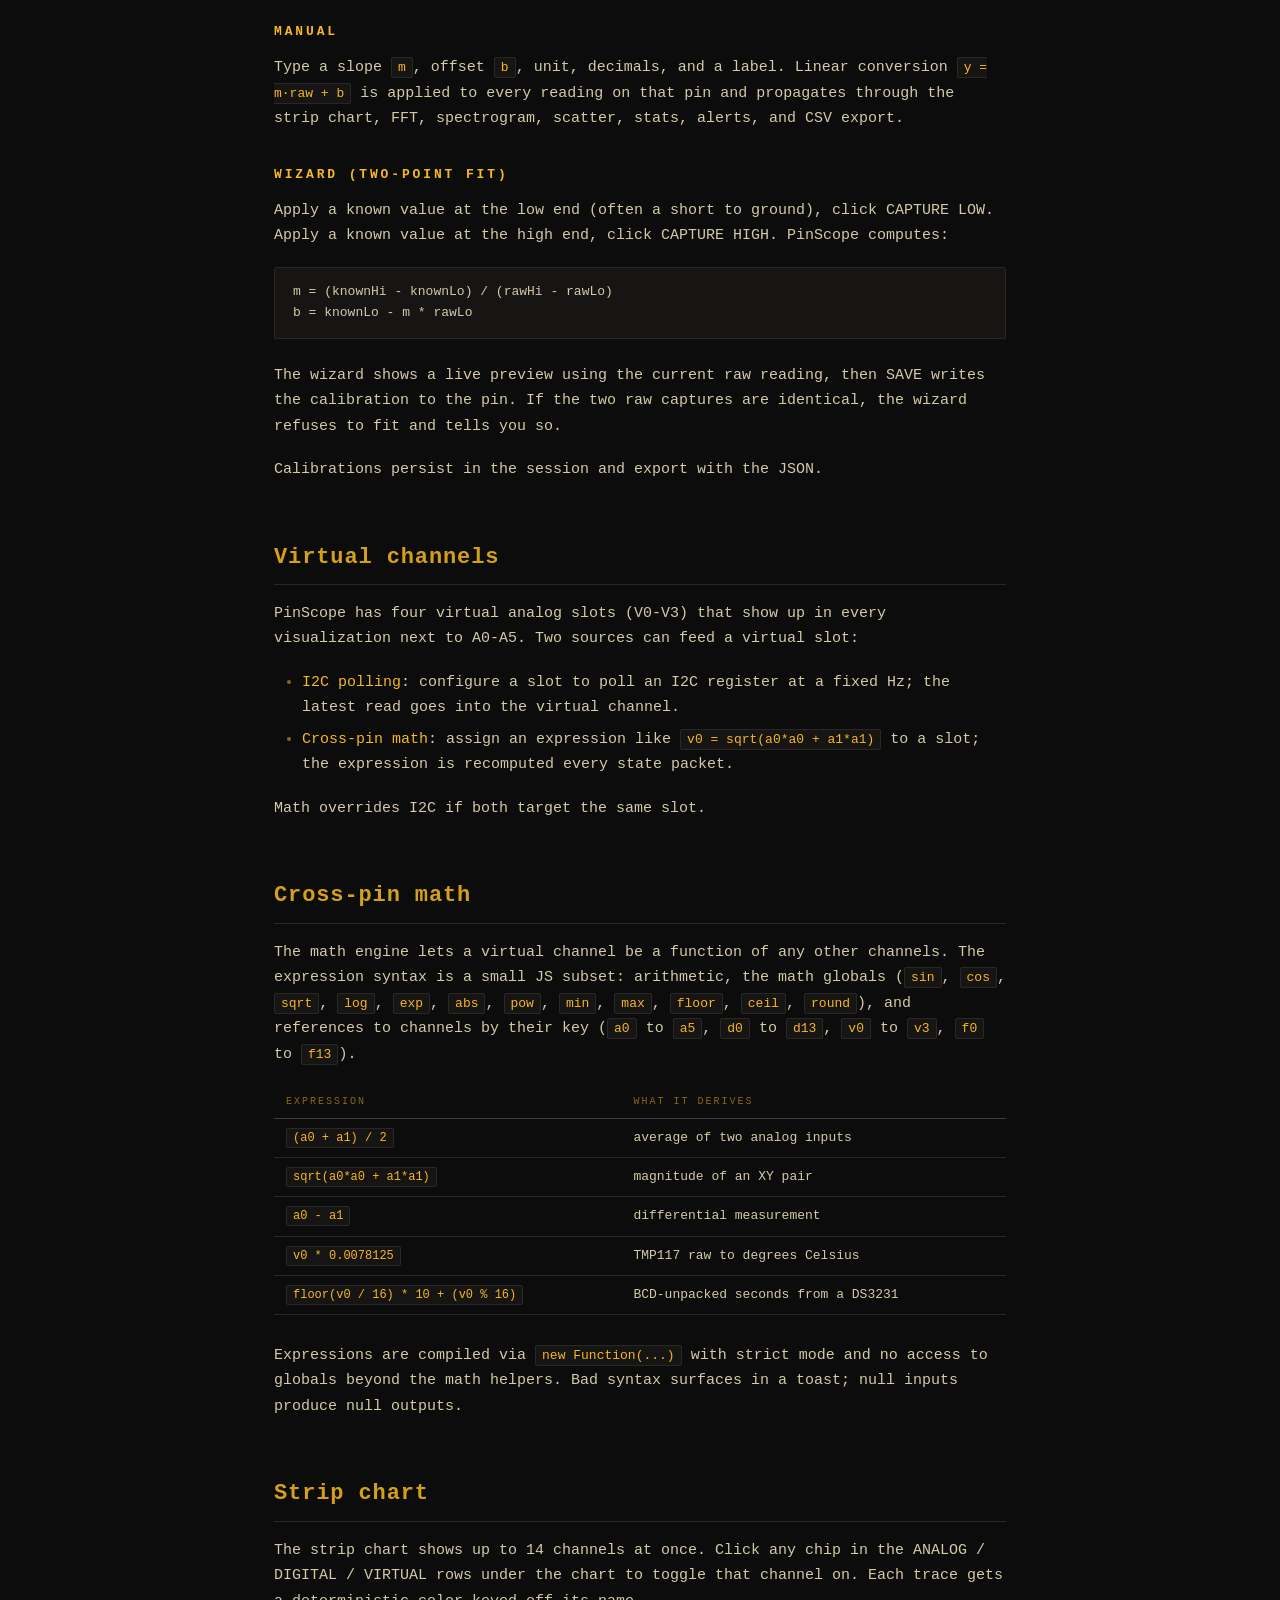
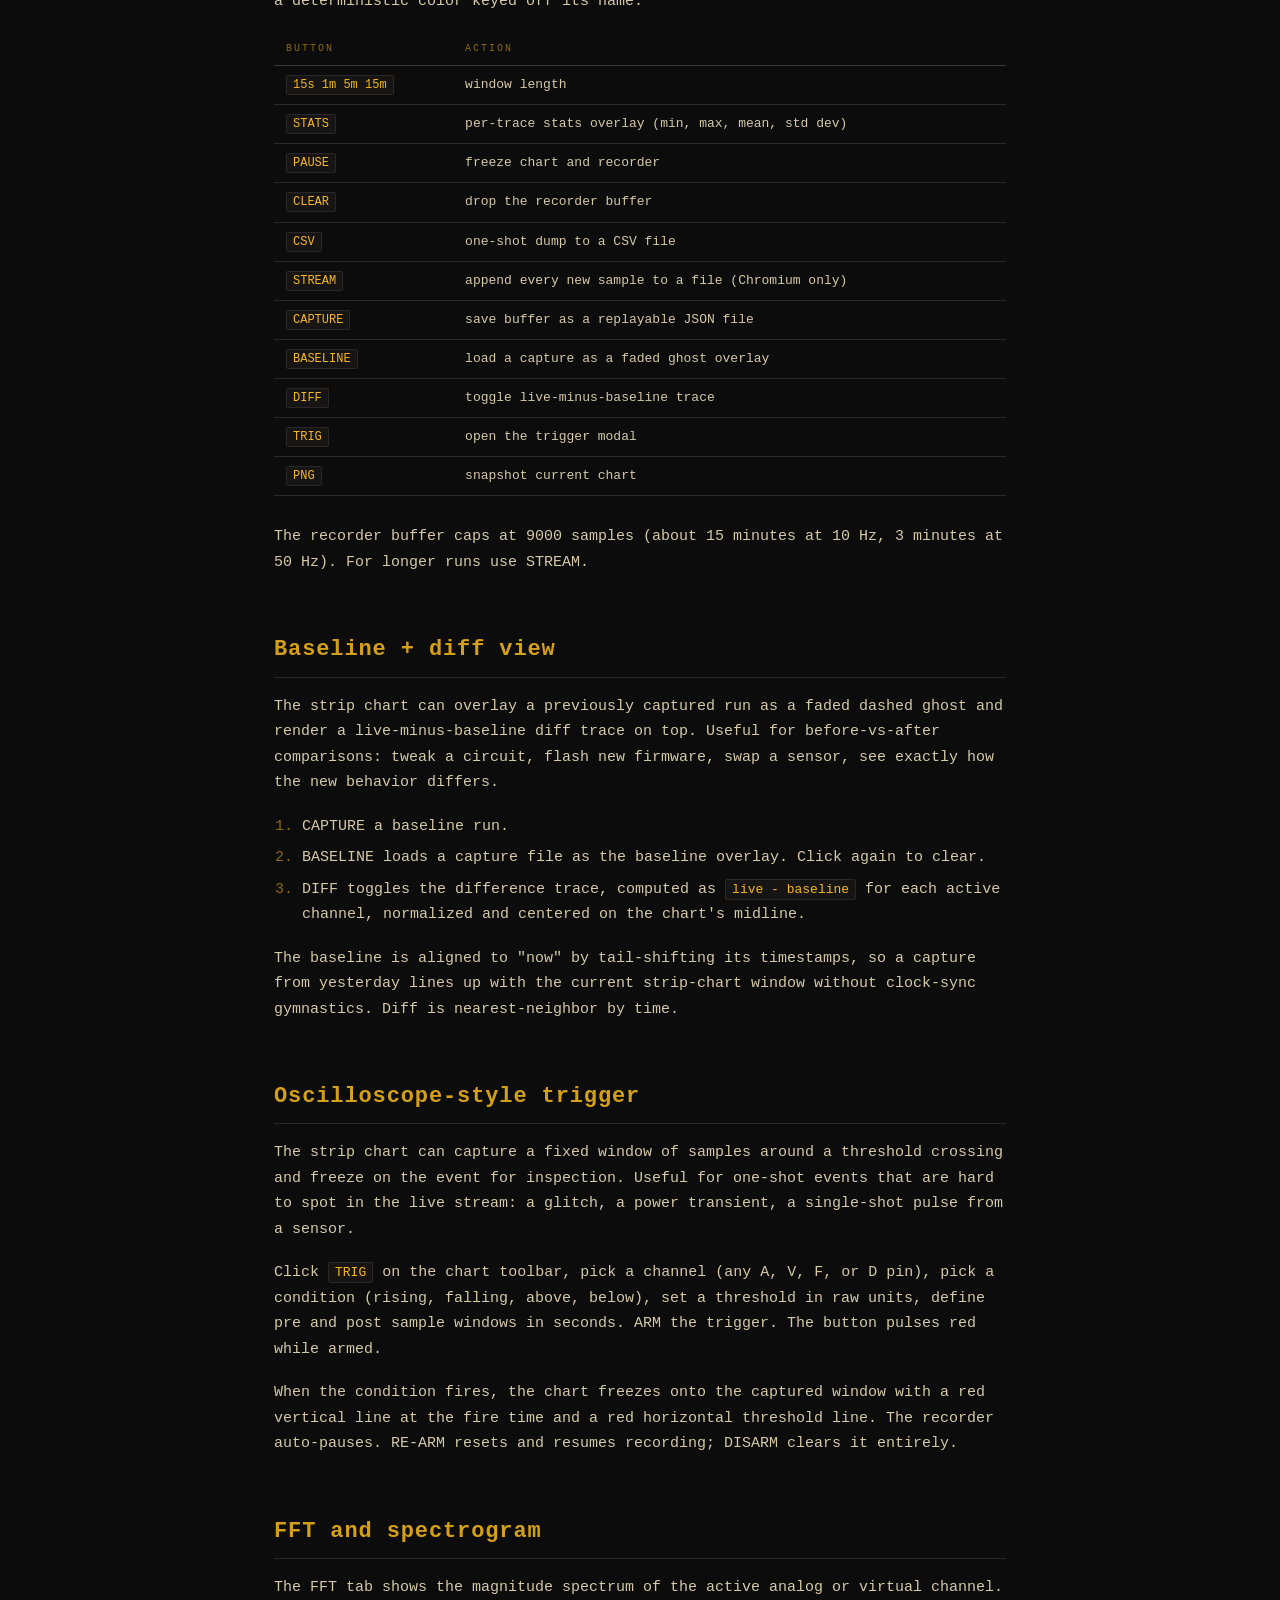
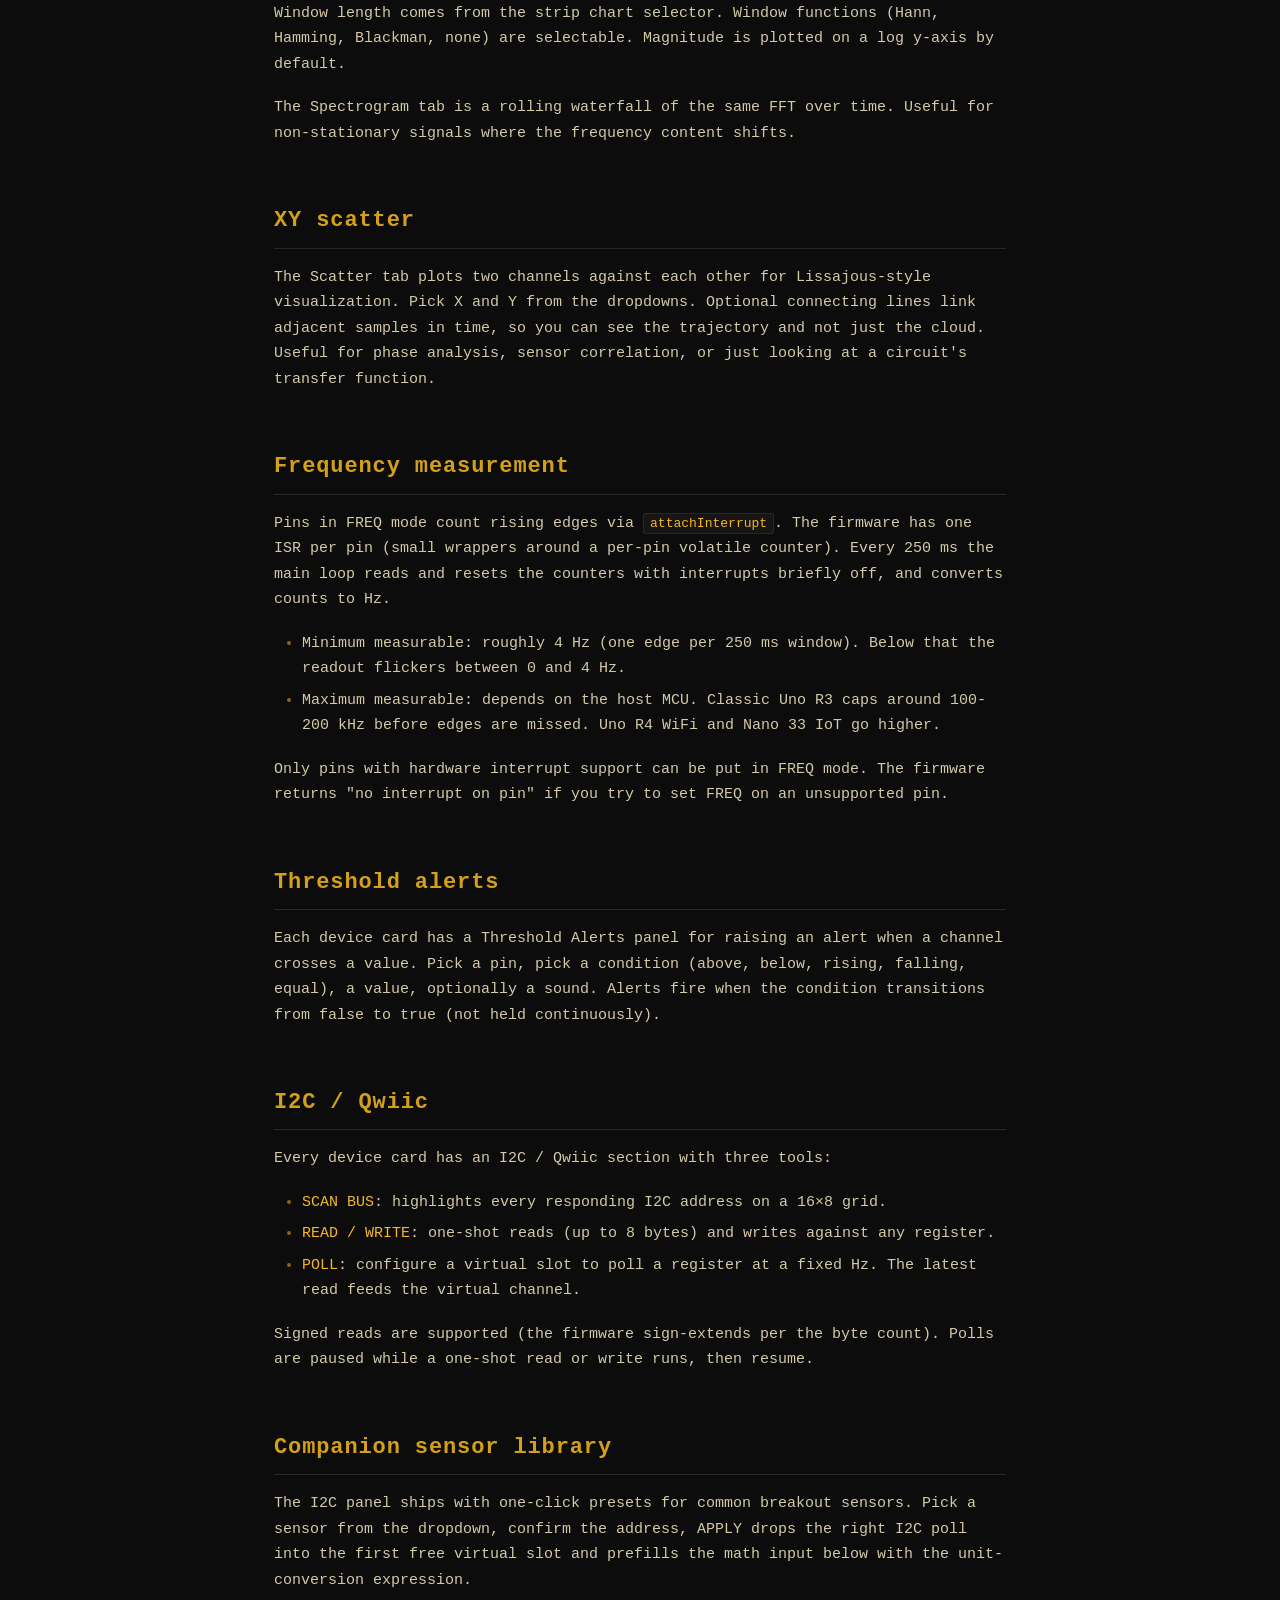
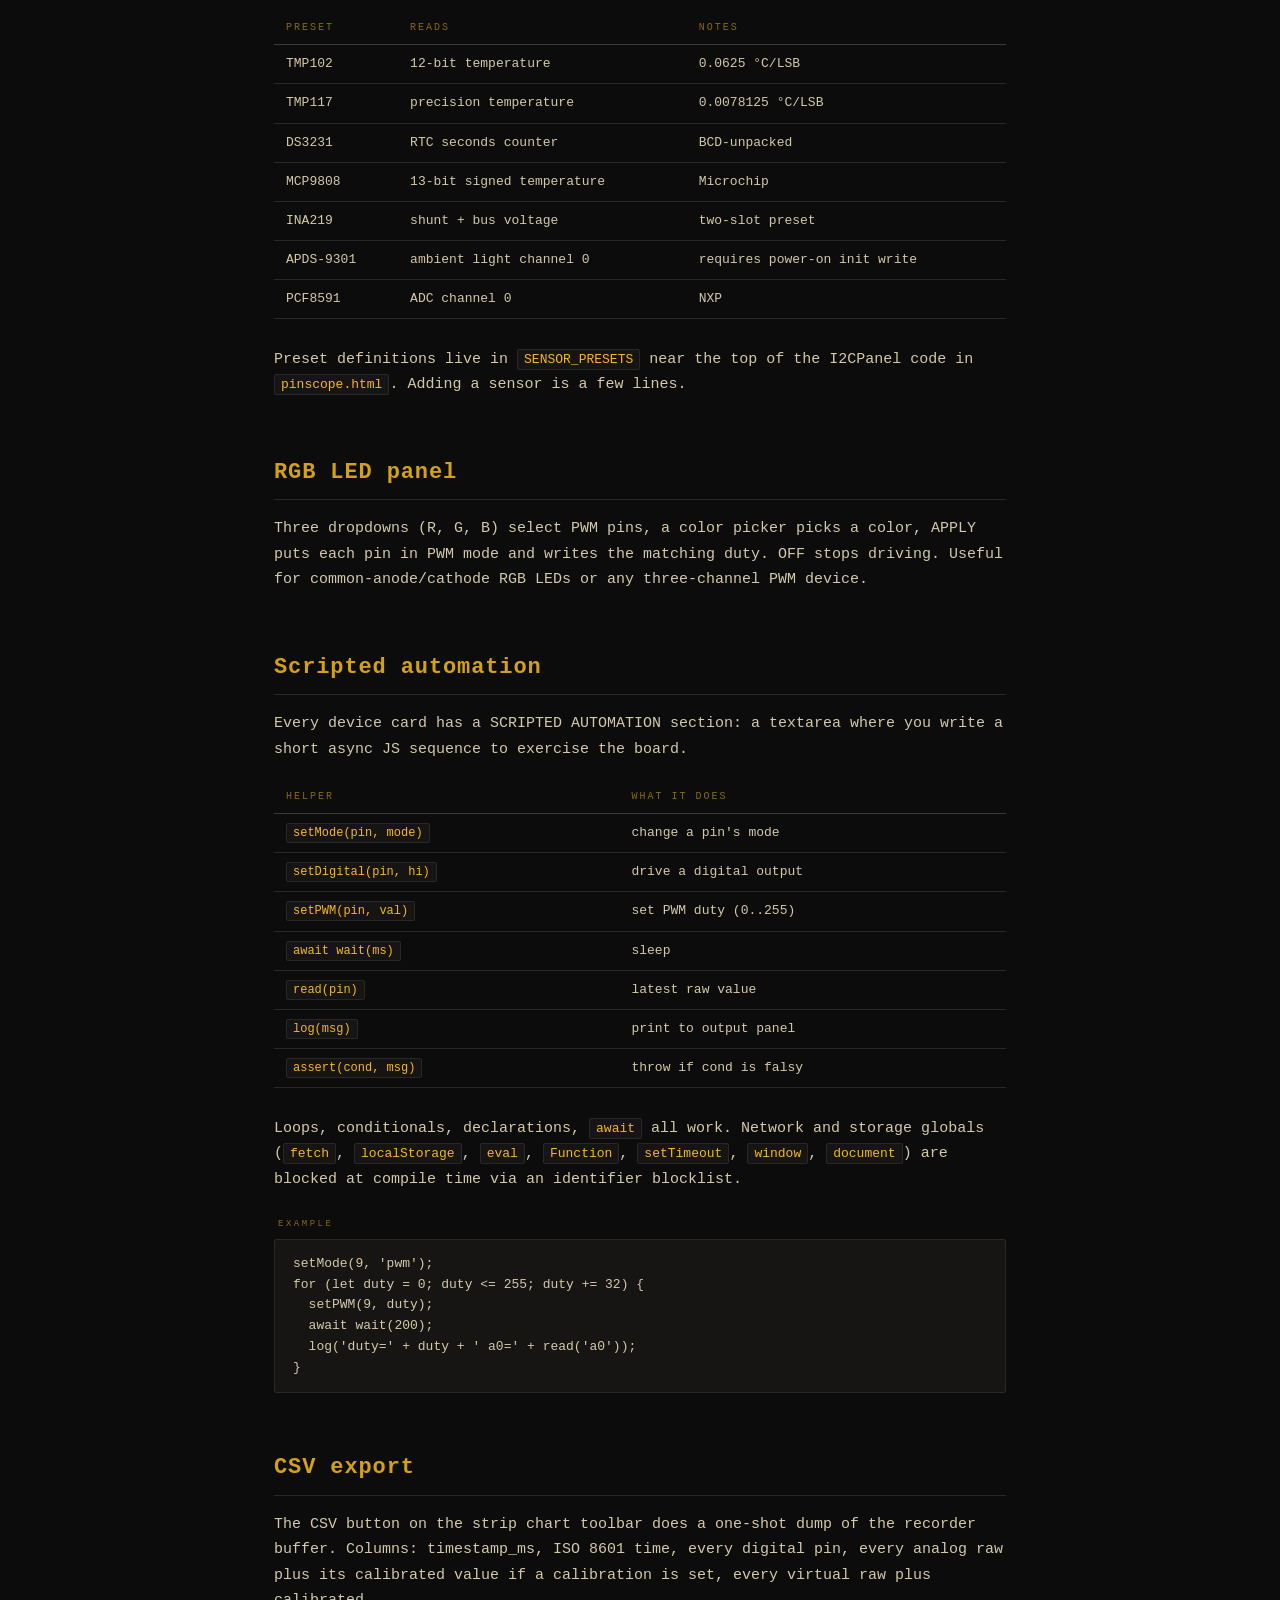
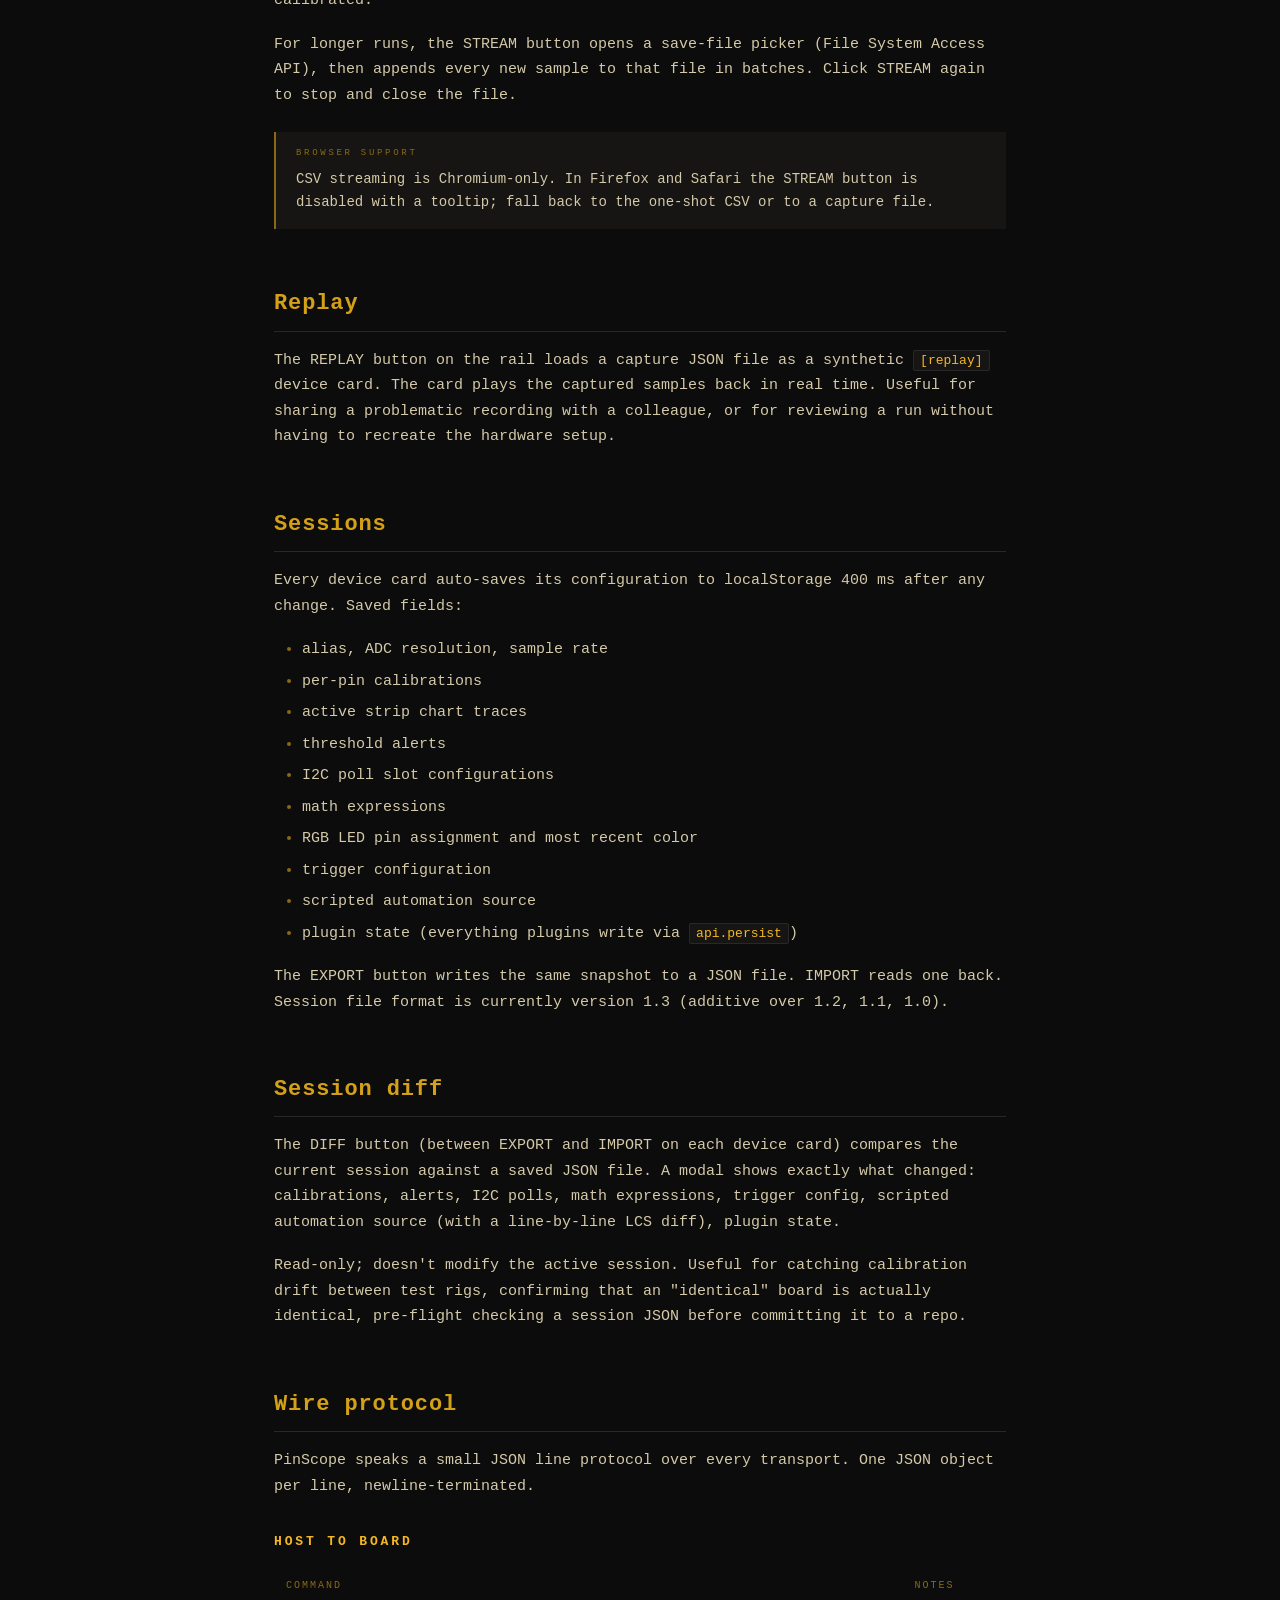
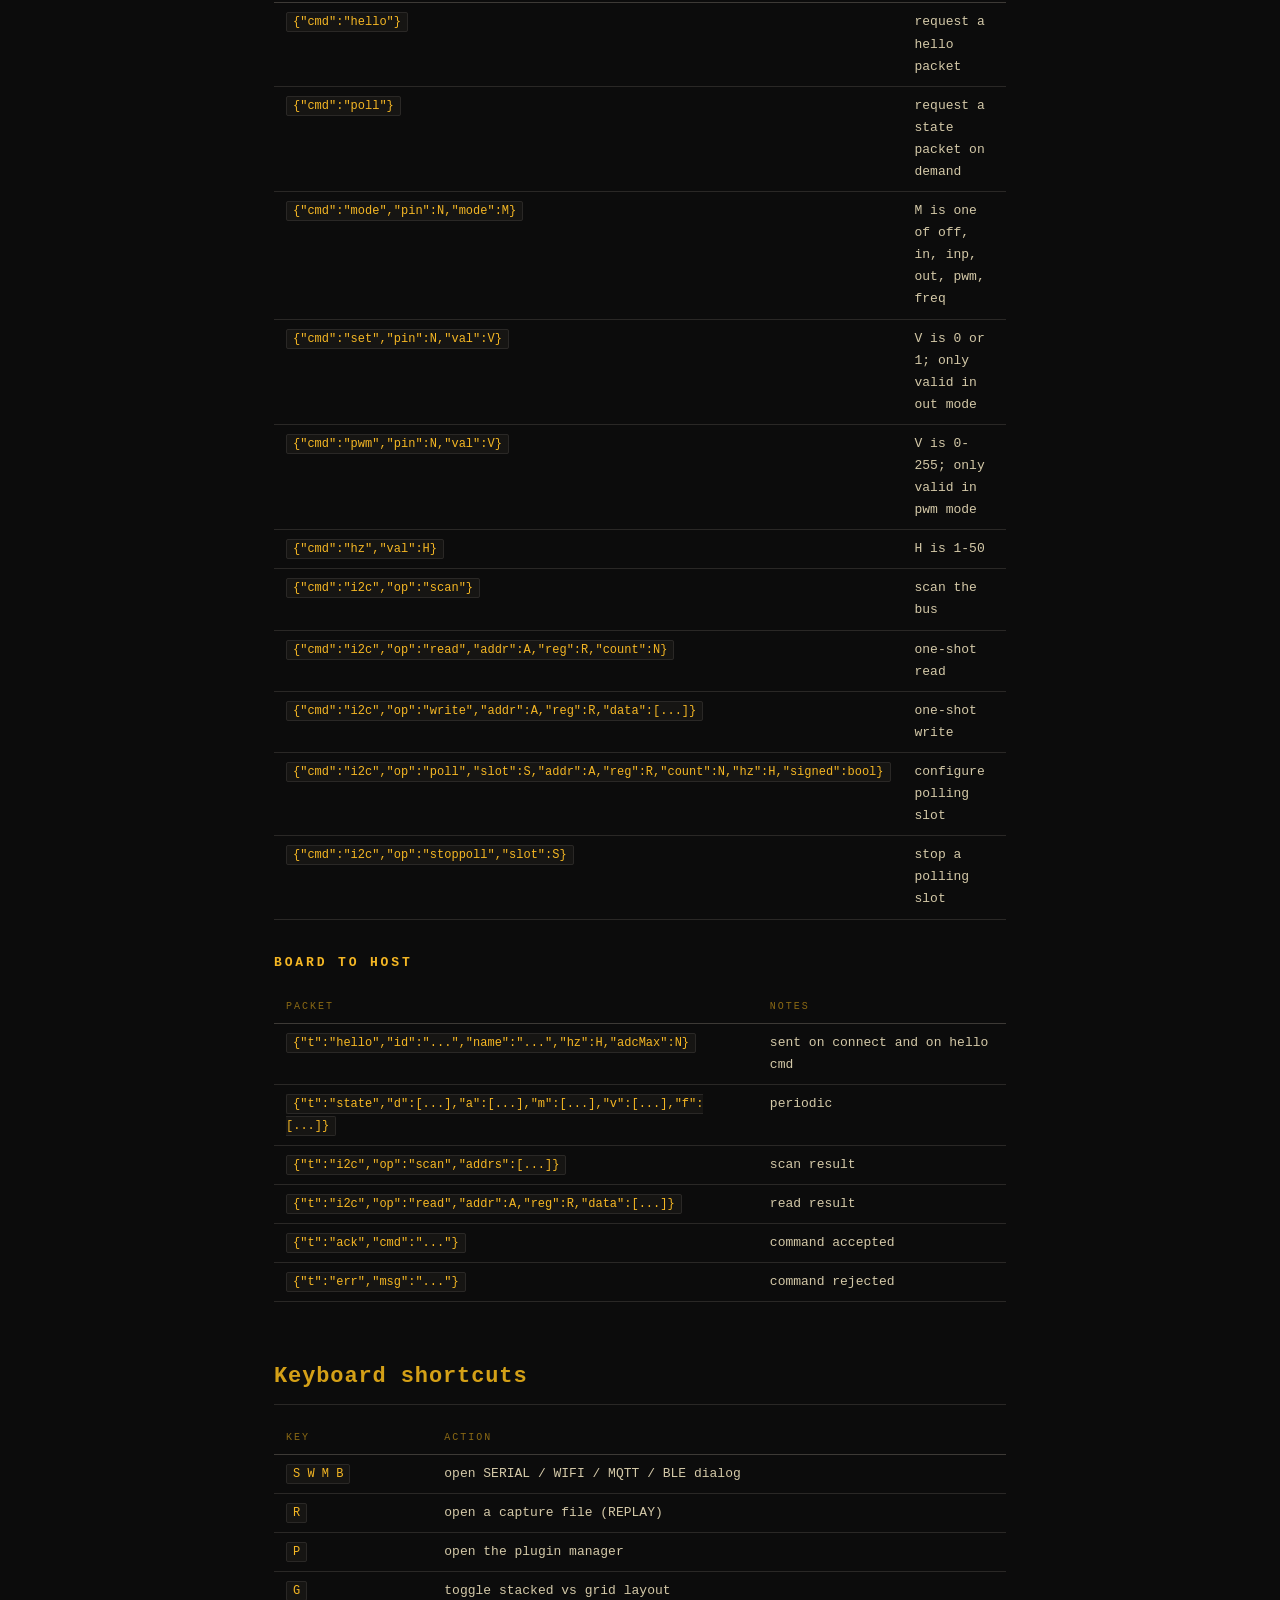
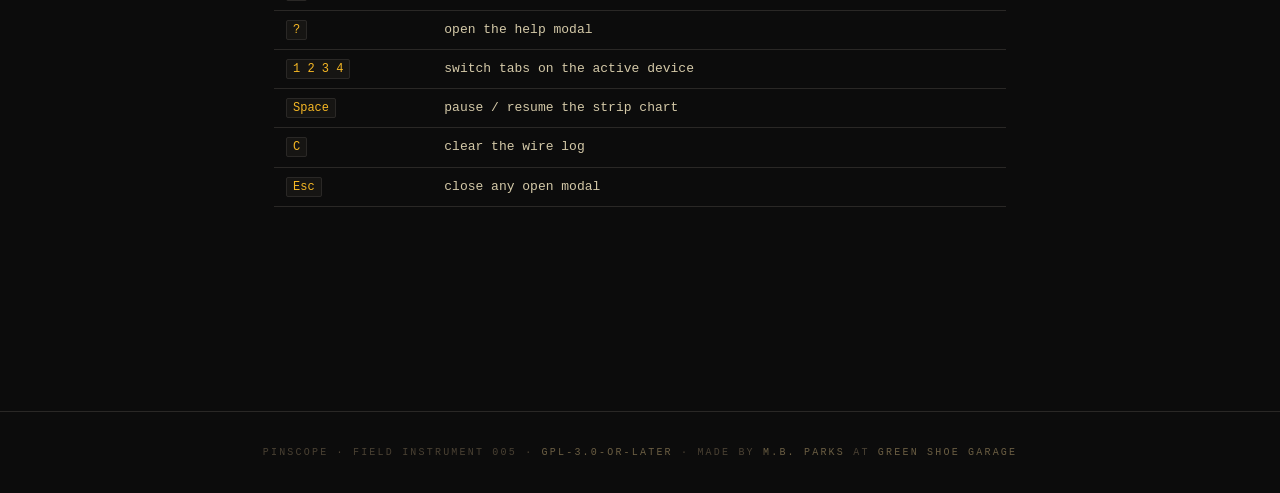
<file: docs/reference.html>
<!doctype html>
<html lang="en">
<head>
  <meta charset="utf-8">
  <meta name="viewport" content="width=device-width,initial-scale=1">
  <title>Reference · PinScope</title>
  <meta name="description" content="Full feature reference for PinScope, the single-file HTML console for Arduino boards.">
  <link rel="stylesheet" href="style.css">
</head>
<body>

<header class="site-head">
  <a href="./" class="brand">PINSCOPE<span class="sub">Field Instrument 005</span></a>
  <nav>
    <a href="./">Home</a>
    <a href="reference.html" class="current">Reference</a>
    <a href="plugins.html">Plugins</a>
    <a href="bringup.html">Bring-up</a>
  </nav>
  <div class="spacer"></div>
  <a href="https://github.com/mbparks/pinscope" class="github-link">GitHub</a>
</header>

<main>

<h1 class="page-title">Reference</h1>
<div class="page-subtitle">Every feature, in detail</div>

<div class="meta-strip">
  <span class="pill">v1.3</span>
  <span class="pill">6300 lines</span>
  <span class="pill">12 test suites</span>
  <span class="pill">GPL-3.0</span>
</div>

<nav class="toc">
  <div class="toc-title">Contents</div>
  <a href="#pin-model">Pin model</a>
  <a href="#sample-rate">Sample rate</a>
  <a href="#calibration">Calibration</a>
  <a href="#virtual-channels">Virtual channels</a>
  <a href="#cross-pin-math">Cross-pin math</a>
  <a href="#strip-chart">Strip chart</a>
  <a href="#baseline-diff">Baseline + diff</a>
  <a href="#trigger">Oscilloscope trigger</a>
  <a href="#fft">FFT + spectrogram</a>
  <a href="#scatter">XY scatter</a>
  <a href="#frequency">Frequency measurement</a>
  <a href="#alerts">Threshold alerts</a>
  <a href="#i2c">I2C / Qwiic</a>
  <a href="#sensor-library">Sensor library</a>
  <a href="#rgb">RGB LED panel</a>
  <a href="#scripted-automation">Scripted automation</a>
  <a href="#csv-export">CSV export</a>
  <a href="#replay">Replay</a>
  <a href="#sessions">Sessions</a>
  <a href="#session-diff">Session diff</a>
  <a href="#wire-protocol">Wire protocol</a>
  <a href="#keyboard">Keyboard shortcuts</a>
</nav>

<section id="pin-model">
  <h2>Pin model</h2>
  <p>
    Every device card maps the host MCU's pins to a uniform model:
  </p>
  <ul>
    <li><strong>D0-D13</strong>, digital pins. Modes: <code>off</code>,
      <code>in</code> (high-Z input), <code>inp</code> (input with
      pull-up), <code>out</code>, <code>pwm</code> (only on PWM-capable
      pins, marked with a ~ in the UI), <code>freq</code> (only on
      interrupt-capable pins). Click the mode badge to cycle.</li>
    <li><strong>A0-A5</strong>, analog inputs. 10-bit by default;
      toggle to 12-bit if the board's core supports
      <code>analogReadResolution(12)</code>.</li>
    <li><strong>V0-V3</strong>, virtual channels. Filled in by I2C
      polling or cross-pin math expressions. Treated identically to
      A0-A5 by every visualization, alert, and CSV export.</li>
    <li><strong>F0-F13</strong>, frequency channels. Populated by pins
      in FREQ mode.</li>
  </ul>
  <p>D0 and D1 are reserved (USB serial uses them) and grayed out.</p>
</section>

<section id="sample-rate">
  <h2>Sample rate</h2>
  <p>
    The Hz selector on each device card sets how often the firmware
    sends state packets. Range is 1 to 50 Hz. The default is 10 Hz.
    Higher rates give smoother strip charts and finer FFT resolution
    but consume more transport bandwidth.
  </p>
  <p>
    Inside the firmware, the state push period is
    <code>1000 / hz</code> milliseconds. Lower the rate if the wire
    log shows tx pressure or if you're on a slow transport like BLE;
    raise it for fast transients.
  </p>
</section>

<section id="calibration">
  <h2>Calibration</h2>
  <p>
    Click any A0-A5 (or V0-V3) label on a device card to open the
    calibration modal. Two modes:
  </p>
  <h3>Manual</h3>
  <p>
    Type a slope <code>m</code>, offset <code>b</code>, unit, decimals,
    and a label. Linear conversion <code>y = m·raw + b</code> is
    applied to every reading on that pin and propagates through the
    strip chart, FFT, spectrogram, scatter, stats, alerts, and CSV
    export.
  </p>
  <h3>Wizard (two-point fit)</h3>
  <p>
    Apply a known value at the low end (often a short to ground),
    click CAPTURE LOW. Apply a known value at the high end, click
    CAPTURE HIGH. PinScope computes:
  </p>
  <pre><code>m = (knownHi - knownLo) / (rawHi - rawLo)
b = knownLo - m * rawLo</code></pre>
  <p>
    The wizard shows a live preview using the current raw reading,
    then SAVE writes the calibration to the pin. If the two raw
    captures are identical, the wizard refuses to fit and tells you
    so.
  </p>
  <p>Calibrations persist in the session and export with the JSON.</p>
</section>

<section id="virtual-channels">
  <h2>Virtual channels</h2>
  <p>
    PinScope has four virtual analog slots (V0-V3) that show up in
    every visualization next to A0-A5. Two sources can feed a virtual
    slot:
  </p>
  <ul>
    <li><strong>I2C polling</strong>: configure a slot to poll an I2C
      register at a fixed Hz; the latest read goes into the virtual
      channel.</li>
    <li><strong>Cross-pin math</strong>: assign an expression like
      <code>v0 = sqrt(a0*a0 + a1*a1)</code> to a slot; the expression
      is recomputed every state packet.</li>
  </ul>
  <p>Math overrides I2C if both target the same slot.</p>
</section>

<section id="cross-pin-math">
  <h2>Cross-pin math</h2>
  <p>
    The math engine lets a virtual channel be a function of any other
    channels. The expression syntax is a small JS subset: arithmetic,
    the math globals (<code>sin</code>, <code>cos</code>,
    <code>sqrt</code>, <code>log</code>, <code>exp</code>,
    <code>abs</code>, <code>pow</code>, <code>min</code>,
    <code>max</code>, <code>floor</code>, <code>ceil</code>,
    <code>round</code>), and references to channels by their key
    (<code>a0</code> to <code>a5</code>, <code>d0</code> to
    <code>d13</code>, <code>v0</code> to <code>v3</code>,
    <code>f0</code> to <code>f13</code>).
  </p>
  <table>
    <thead>
      <tr><th>Expression</th><th>What it derives</th></tr>
    </thead>
    <tbody>
      <tr><td><code>(a0 + a1) / 2</code></td><td>average of two analog inputs</td></tr>
      <tr><td><code>sqrt(a0*a0 + a1*a1)</code></td><td>magnitude of an XY pair</td></tr>
      <tr><td><code>a0 - a1</code></td><td>differential measurement</td></tr>
      <tr><td><code>v0 * 0.0078125</code></td><td>TMP117 raw to degrees Celsius</td></tr>
      <tr><td><code>floor(v0 / 16) * 10 + (v0 % 16)</code></td><td>BCD-unpacked seconds from a DS3231</td></tr>
    </tbody>
  </table>
  <p>
    Expressions are compiled via <code>new Function(...)</code> with
    strict mode and no access to globals beyond the math helpers. Bad
    syntax surfaces in a toast; null inputs produce null outputs.
  </p>
</section>

<section id="strip-chart">
  <h2>Strip chart</h2>
  <p>
    The strip chart shows up to 14 channels at once. Click any chip in
    the ANALOG / DIGITAL / VIRTUAL rows under the chart to toggle that
    channel on. Each trace gets a deterministic color keyed off its
    name.
  </p>
  <table>
    <thead>
      <tr><th>Button</th><th>Action</th></tr>
    </thead>
    <tbody>
      <tr><td><code>15s 1m 5m 15m</code></td><td>window length</td></tr>
      <tr><td><code>STATS</code></td><td>per-trace stats overlay (min, max, mean, std dev)</td></tr>
      <tr><td><code>PAUSE</code></td><td>freeze chart and recorder</td></tr>
      <tr><td><code>CLEAR</code></td><td>drop the recorder buffer</td></tr>
      <tr><td><code>CSV</code></td><td>one-shot dump to a CSV file</td></tr>
      <tr><td><code>STREAM</code></td><td>append every new sample to a file (Chromium only)</td></tr>
      <tr><td><code>CAPTURE</code></td><td>save buffer as a replayable JSON file</td></tr>
      <tr><td><code>BASELINE</code></td><td>load a capture as a faded ghost overlay</td></tr>
      <tr><td><code>DIFF</code></td><td>toggle live-minus-baseline trace</td></tr>
      <tr><td><code>TRIG</code></td><td>open the trigger modal</td></tr>
      <tr><td><code>PNG</code></td><td>snapshot current chart</td></tr>
    </tbody>
  </table>
  <p>
    The recorder buffer caps at 9000 samples (about 15 minutes at
    10 Hz, 3 minutes at 50 Hz). For longer runs use STREAM.
  </p>
</section>

<section id="baseline-diff">
  <h2>Baseline + diff view</h2>
  <p>
    The strip chart can overlay a previously captured run as a faded
    dashed ghost and render a live-minus-baseline diff trace on top.
    Useful for before-vs-after comparisons: tweak a circuit, flash new
    firmware, swap a sensor, see exactly how the new behavior differs.
  </p>
  <ol>
    <li>CAPTURE a baseline run.</li>
    <li>BASELINE loads a capture file as the baseline overlay. Click
      again to clear.</li>
    <li>DIFF toggles the difference trace, computed as
      <code>live - baseline</code> for each active channel, normalized
      and centered on the chart's midline.</li>
  </ol>
  <p>
    The baseline is aligned to "now" by tail-shifting its timestamps,
    so a capture from yesterday lines up with the current strip-chart
    window without clock-sync gymnastics. Diff is nearest-neighbor by
    time.
  </p>
</section>

<section id="trigger">
  <h2>Oscilloscope-style trigger</h2>
  <p>
    The strip chart can capture a fixed window of samples around a
    threshold crossing and freeze on the event for inspection. Useful
    for one-shot events that are hard to spot in the live stream: a
    glitch, a power transient, a single-shot pulse from a sensor.
  </p>
  <p>
    Click <code>TRIG</code> on the chart toolbar, pick a channel (any
    A, V, F, or D pin), pick a condition (rising, falling, above,
    below), set a threshold in raw units, define pre and post sample
    windows in seconds. ARM the trigger. The button pulses red while
    armed.
  </p>
  <p>
    When the condition fires, the chart freezes onto the captured
    window with a red vertical line at the fire time and a red
    horizontal threshold line. The recorder auto-pauses. RE-ARM
    resets and resumes recording; DISARM clears it entirely.
  </p>
</section>

<section id="fft">
  <h2>FFT and spectrogram</h2>
  <p>
    The FFT tab shows the magnitude spectrum of the active analog or
    virtual channel. Window length comes from the strip chart
    selector. Window functions (Hann, Hamming, Blackman, none) are
    selectable. Magnitude is plotted on a log y-axis by default.
  </p>
  <p>
    The Spectrogram tab is a rolling waterfall of the same FFT over
    time. Useful for non-stationary signals where the frequency
    content shifts.
  </p>
</section>

<section id="scatter">
  <h2>XY scatter</h2>
  <p>
    The Scatter tab plots two channels against each other for
    Lissajous-style visualization. Pick X and Y from the dropdowns.
    Optional connecting lines link adjacent samples in time, so you
    can see the trajectory and not just the cloud. Useful for phase
    analysis, sensor correlation, or just looking at a circuit's
    transfer function.
  </p>
</section>

<section id="frequency">
  <h2>Frequency measurement</h2>
  <p>
    Pins in FREQ mode count rising edges via
    <code>attachInterrupt</code>. The firmware has one ISR per pin
    (small wrappers around a per-pin volatile counter). Every 250 ms
    the main loop reads and resets the counters with interrupts
    briefly off, and converts counts to Hz.
  </p>
  <ul>
    <li>Minimum measurable: roughly 4 Hz (one edge per 250 ms
      window). Below that the readout flickers between 0 and 4 Hz.</li>
    <li>Maximum measurable: depends on the host MCU. Classic Uno R3
      caps around 100-200 kHz before edges are missed. Uno R4 WiFi
      and Nano 33 IoT go higher.</li>
  </ul>
  <p>
    Only pins with hardware interrupt support can be put in FREQ
    mode. The firmware returns "no interrupt on pin" if you try to
    set FREQ on an unsupported pin.
  </p>
</section>

<section id="alerts">
  <h2>Threshold alerts</h2>
  <p>
    Each device card has a Threshold Alerts panel for raising an alert
    when a channel crosses a value. Pick a pin, pick a condition
    (above, below, rising, falling, equal), a value, optionally a
    sound. Alerts fire when the condition transitions from false to
    true (not held continuously).
  </p>
</section>

<section id="i2c">
  <h2>I2C / Qwiic</h2>
  <p>
    Every device card has an I2C / Qwiic section with three tools:
  </p>
  <ul>
    <li><strong>SCAN BUS</strong>: highlights every responding I2C
      address on a 16×8 grid.</li>
    <li><strong>READ / WRITE</strong>: one-shot reads (up to 8 bytes)
      and writes against any register.</li>
    <li><strong>POLL</strong>: configure a virtual slot to poll a
      register at a fixed Hz. The latest read feeds the virtual
      channel.</li>
  </ul>
  <p>
    Signed reads are supported (the firmware sign-extends per the
    byte count). Polls are paused while a one-shot read or write
    runs, then resume.
  </p>
</section>

<section id="sensor-library">
  <h2>Companion sensor library</h2>
  <p>
    The I2C panel ships with one-click presets for common breakout
    sensors. Pick a sensor from the dropdown, confirm the address,
    APPLY drops the right I2C poll into the first free virtual slot
    and prefills the math input below with the unit-conversion
    expression.
  </p>
  <table>
    <thead>
      <tr><th>Preset</th><th>Reads</th><th>Notes</th></tr>
    </thead>
    <tbody>
      <tr><td>TMP102</td><td>12-bit temperature</td><td>0.0625 °C/LSB</td></tr>
      <tr><td>TMP117</td><td>precision temperature</td><td>0.0078125 °C/LSB</td></tr>
      <tr><td>DS3231</td><td>RTC seconds counter</td><td>BCD-unpacked</td></tr>
      <tr><td>MCP9808</td><td>13-bit signed temperature</td><td>Microchip</td></tr>
      <tr><td>INA219</td><td>shunt + bus voltage</td><td>two-slot preset</td></tr>
      <tr><td>APDS-9301</td><td>ambient light channel 0</td><td>requires power-on init write</td></tr>
      <tr><td>PCF8591</td><td>ADC channel 0</td><td>NXP</td></tr>
    </tbody>
  </table>
  <p>
    Preset definitions live in <code>SENSOR_PRESETS</code> near the
    top of the I2CPanel code in <code>pinscope.html</code>. Adding a
    sensor is a few lines.
  </p>
</section>

<section id="rgb">
  <h2>RGB LED panel</h2>
  <p>
    Three dropdowns (R, G, B) select PWM pins, a color picker picks
    a color, APPLY puts each pin in PWM mode and writes the matching
    duty. OFF stops driving. Useful for common-anode/cathode RGB LEDs
    or any three-channel PWM device.
  </p>
</section>

<section id="scripted-automation">
  <h2>Scripted automation</h2>
  <p>
    Every device card has a SCRIPTED AUTOMATION section: a textarea
    where you write a short async JS sequence to exercise the board.
  </p>
  <table>
    <thead><tr><th>Helper</th><th>What it does</th></tr></thead>
    <tbody>
      <tr><td><code>setMode(pin, mode)</code></td><td>change a pin's mode</td></tr>
      <tr><td><code>setDigital(pin, hi)</code></td><td>drive a digital output</td></tr>
      <tr><td><code>setPWM(pin, val)</code></td><td>set PWM duty (0..255)</td></tr>
      <tr><td><code>await wait(ms)</code></td><td>sleep</td></tr>
      <tr><td><code>read(pin)</code></td><td>latest raw value</td></tr>
      <tr><td><code>log(msg)</code></td><td>print to output panel</td></tr>
      <tr><td><code>assert(cond, msg)</code></td><td>throw if cond is falsy</td></tr>
    </tbody>
  </table>
  <p>
    Loops, conditionals, declarations, <code>await</code> all work.
    Network and storage globals (<code>fetch</code>,
    <code>localStorage</code>, <code>eval</code>, <code>Function</code>,
    <code>setTimeout</code>, <code>window</code>, <code>document</code>)
    are blocked at compile time via an identifier blocklist.
  </p>
  <div class="code-label">EXAMPLE</div>
  <pre><code>setMode(9, 'pwm');
for (let duty = 0; duty &lt;= 255; duty += 32) {
  setPWM(9, duty);
  await wait(200);
  log('duty=' + duty + ' a0=' + read('a0'));
}</code></pre>
</section>

<section id="csv-export">
  <h2>CSV export</h2>
  <p>
    The CSV button on the strip chart toolbar does a one-shot dump of
    the recorder buffer. Columns: timestamp_ms, ISO 8601 time, every
    digital pin, every analog raw plus its calibrated value if a
    calibration is set, every virtual raw plus calibrated.
  </p>
  <p>
    For longer runs, the STREAM button opens a save-file picker (File
    System Access API), then appends every new sample to that file in
    batches. Click STREAM again to stop and close the file.
  </p>
  <div class="callout">
    <span class="callout-label">Browser support</span>
    <p>CSV streaming is Chromium-only. In Firefox and Safari the
    STREAM button is disabled with a tooltip; fall back to the
    one-shot CSV or to a capture file.</p>
  </div>
</section>

<section id="replay">
  <h2>Replay</h2>
  <p>
    The REPLAY button on the rail loads a capture JSON file as a
    synthetic <code>[replay]</code> device card. The card plays the
    captured samples back in real time. Useful for sharing a
    problematic recording with a colleague, or for reviewing a run
    without having to recreate the hardware setup.
  </p>
</section>

<section id="sessions">
  <h2>Sessions</h2>
  <p>
    Every device card auto-saves its configuration to localStorage
    400 ms after any change. Saved fields:
  </p>
  <ul>
    <li>alias, ADC resolution, sample rate</li>
    <li>per-pin calibrations</li>
    <li>active strip chart traces</li>
    <li>threshold alerts</li>
    <li>I2C poll slot configurations</li>
    <li>math expressions</li>
    <li>RGB LED pin assignment and most recent color</li>
    <li>trigger configuration</li>
    <li>scripted automation source</li>
    <li>plugin state (everything plugins write via
      <code>api.persist</code>)</li>
  </ul>
  <p>
    The EXPORT button writes the same snapshot to a JSON file. IMPORT
    reads one back. Session file format is currently version 1.3
    (additive over 1.2, 1.1, 1.0).
  </p>
</section>

<section id="session-diff">
  <h2>Session diff</h2>
  <p>
    The DIFF button (between EXPORT and IMPORT on each device card)
    compares the current session against a saved JSON file. A modal
    shows exactly what changed: calibrations, alerts, I2C polls,
    math expressions, trigger config, scripted automation source
    (with a line-by-line LCS diff), plugin state.
  </p>
  <p>
    Read-only; doesn't modify the active session. Useful for catching
    calibration drift between test rigs, confirming that an
    "identical" board is actually identical, pre-flight checking a
    session JSON before committing it to a repo.
  </p>
</section>

<section id="wire-protocol">
  <h2>Wire protocol</h2>
  <p>
    PinScope speaks a small JSON line protocol over every transport.
    One JSON object per line, newline-terminated.
  </p>
  <h3>Host to board</h3>
  <table>
    <thead><tr><th>Command</th><th>Notes</th></tr></thead>
    <tbody>
      <tr><td><code>{"cmd":"hello"}</code></td><td>request a hello packet</td></tr>
      <tr><td><code>{"cmd":"poll"}</code></td><td>request a state packet on demand</td></tr>
      <tr><td><code>{"cmd":"mode","pin":N,"mode":M}</code></td><td>M is one of off, in, inp, out, pwm, freq</td></tr>
      <tr><td><code>{"cmd":"set","pin":N,"val":V}</code></td><td>V is 0 or 1; only valid in out mode</td></tr>
      <tr><td><code>{"cmd":"pwm","pin":N,"val":V}</code></td><td>V is 0-255; only valid in pwm mode</td></tr>
      <tr><td><code>{"cmd":"hz","val":H}</code></td><td>H is 1-50</td></tr>
      <tr><td><code>{"cmd":"i2c","op":"scan"}</code></td><td>scan the bus</td></tr>
      <tr><td><code>{"cmd":"i2c","op":"read","addr":A,"reg":R,"count":N}</code></td><td>one-shot read</td></tr>
      <tr><td><code>{"cmd":"i2c","op":"write","addr":A,"reg":R,"data":[...]}</code></td><td>one-shot write</td></tr>
      <tr><td><code>{"cmd":"i2c","op":"poll","slot":S,"addr":A,"reg":R,"count":N,"hz":H,"signed":bool}</code></td><td>configure polling slot</td></tr>
      <tr><td><code>{"cmd":"i2c","op":"stoppoll","slot":S}</code></td><td>stop a polling slot</td></tr>
    </tbody>
  </table>

  <h3>Board to host</h3>
  <table>
    <thead><tr><th>Packet</th><th>Notes</th></tr></thead>
    <tbody>
      <tr><td><code>{"t":"hello","id":"...","name":"...","hz":H,"adcMax":N}</code></td><td>sent on connect and on hello cmd</td></tr>
      <tr><td><code>{"t":"state","d":[...],"a":[...],"m":[...],"v":[...],"f":[...]}</code></td><td>periodic</td></tr>
      <tr><td><code>{"t":"i2c","op":"scan","addrs":[...]}</code></td><td>scan result</td></tr>
      <tr><td><code>{"t":"i2c","op":"read","addr":A,"reg":R,"data":[...]}</code></td><td>read result</td></tr>
      <tr><td><code>{"t":"ack","cmd":"..."}</code></td><td>command accepted</td></tr>
      <tr><td><code>{"t":"err","msg":"..."}</code></td><td>command rejected</td></tr>
    </tbody>
  </table>
</section>

<section id="keyboard">
  <h2>Keyboard shortcuts</h2>
  <table>
    <thead><tr><th>Key</th><th>Action</th></tr></thead>
    <tbody>
      <tr><td><code>S W M B</code></td><td>open SERIAL / WIFI / MQTT / BLE dialog</td></tr>
      <tr><td><code>R</code></td><td>open a capture file (REPLAY)</td></tr>
      <tr><td><code>P</code></td><td>open the plugin manager</td></tr>
      <tr><td><code>G</code></td><td>toggle stacked vs grid layout</td></tr>
      <tr><td><code>?</code></td><td>open the help modal</td></tr>
      <tr><td><code>1 2 3 4</code></td><td>switch tabs on the active device</td></tr>
      <tr><td><code>Space</code></td><td>pause / resume the strip chart</td></tr>
      <tr><td><code>C</code></td><td>clear the wire log</td></tr>
      <tr><td><code>Esc</code></td><td>close any open modal</td></tr>
    </tbody>
  </table>
</section>

</main>

<footer class="site-foot">
  PinScope · Field Instrument 005 ·
  <a href="https://github.com/mbparks/pinscope/blob/main/LICENSE">GPL-3.0-or-later</a> ·
  Made by <a href="https://michaelbparks.com">M.B. Parks</a> at
  <a href="https://greenshoe.garage">Green Shoe Garage</a>
</footer>

</body>
</html>
</file>
<file: docs/style.css>
/*
 * PinScope docs site shared stylesheet
 *
 * Maintains the amber-on-dark "field instrument" aesthetic from pinscope.html
 * with adjustments for long-form reading: larger body type, generous
 * line-height, constrained content width, more whitespace.
 *
 * GPL-3.0-or-later
 */

:root {
  --bg:            #0c0c0c;
  --panel:         #161513;
  --panel-2:       #1d1c19;
  --panel-3:       #232220;
  --line:          #2a2826;
  --line-bright:   #3d3a36;
  --amber:         #d4a017;
  --amber-bright:  #f5b724;
  --amber-dim:     #8a6914;
  --amber-low:     #4a3a0a;
  --muted:         #6b5e43;
  --muted-dim:     #4a4133;
  --text:          #d4c9a8;
  --good:          #6ba368;
  --bad:           #c9554d;

  --font-display:  'Major Mono Display', 'JetBrains Mono', ui-monospace, monospace;
  --font-mono:     'JetBrains Mono', ui-monospace, 'SF Mono', Menlo, monospace;

  --content-max:   780px;
  --body-size:     15px;
  --body-line:     1.7;
}

@import url('https://fonts.googleapis.com/css2?family=Major+Mono+Display&family=JetBrains+Mono:wght@400;500;600&display=swap');

* { box-sizing: border-box; margin: 0; padding: 0; }

html, body {
  background: var(--bg);
  color: var(--text);
  font-family: var(--font-mono);
  font-size: var(--body-size);
  line-height: var(--body-line);
  min-height: 100vh;
  -webkit-font-smoothing: antialiased;
}

/* Subtle CRT-style scanline gradient over the whole page for atmosphere */
body::before {
  content: '';
  position: fixed; inset: 0; pointer-events: none; z-index: 0;
  background: repeating-linear-gradient(
    0deg,
    rgba(212, 160, 23, 0.01) 0px,
    rgba(212, 160, 23, 0.01) 1px,
    transparent 1px,
    transparent 3px
  );
}

a {
  color: var(--amber);
  text-decoration: none;
  border-bottom: 1px solid var(--amber-low);
  transition: color .1s, border-color .1s;
}
a:hover { color: var(--amber-bright); border-color: var(--amber); }

/* === Header (every page) =================================================== */
.site-head {
  position: sticky; top: 0; z-index: 10;
  background: rgba(12, 12, 12, 0.92);
  backdrop-filter: blur(8px);
  border-bottom: 1px solid var(--line);
  padding: 14px 24px;
  display: flex; align-items: center; gap: 24px;
}
.site-head .brand {
  font-family: var(--font-display);
  font-size: 18px;
  color: var(--amber-bright);
  letter-spacing: .06em;
}
.site-head .brand .sub {
  display: block;
  font-family: var(--font-mono);
  font-size: 9px;
  letter-spacing: .3em;
  text-transform: uppercase;
  color: var(--amber-dim);
  margin-top: 2px;
}
.site-head nav {
  display: flex; gap: 18px;
  font-size: 11px;
  letter-spacing: .22em;
  text-transform: uppercase;
}
.site-head nav a {
  color: var(--muted);
  border-bottom: none;
  padding-bottom: 2px;
}
.site-head nav a:hover { color: var(--amber-bright); }
.site-head nav a.current {
  color: var(--amber);
  border-bottom: 1px solid var(--amber-dim);
}
.site-head .spacer { flex: 1; }
.site-head .github-link {
  font-size: 10px;
  letter-spacing: .2em;
  text-transform: uppercase;
  color: var(--muted);
  border-bottom: none;
  padding: 4px 10px;
  border: 1px solid var(--line-bright);
  border-radius: 2px;
}
.site-head .github-link:hover {
  color: var(--amber);
  border-color: var(--amber-dim);
}

/* === Main content area ==================================================== */
main {
  max-width: var(--content-max);
  margin: 0 auto;
  padding: 48px 24px 96px;
  position: relative; z-index: 1;
}

/* === Hero (landing page only) ============================================= */
.hero {
  max-width: var(--content-max);
  margin: 0 auto;
  padding: 80px 24px 60px;
  position: relative; z-index: 1;
}
.hero h1 {
  font-family: var(--font-display);
  font-size: 56px;
  letter-spacing: .04em;
  color: var(--amber-bright);
  line-height: 1.1;
  margin-bottom: 12px;
}
.hero .tagline {
  font-size: 11px;
  letter-spacing: .4em;
  text-transform: uppercase;
  color: var(--amber-dim);
  margin-bottom: 32px;
}
.hero .lede {
  font-size: 18px;
  color: var(--text);
  line-height: 1.65;
  max-width: 720px;
  margin-bottom: 36px;
}
.hero .cta-row {
  display: flex; flex-wrap: wrap; gap: 12px;
  margin-top: 12px;
}
.hero .cta {
  display: inline-block;
  padding: 12px 22px;
  font-size: 11px;
  letter-spacing: .22em;
  text-transform: uppercase;
  border-bottom: none;
}
.hero .cta.primary {
  background: rgba(212, 160, 23, 0.1);
  border: 1px solid var(--amber);
  color: var(--amber-bright);
}
.hero .cta.primary:hover {
  background: rgba(212, 160, 23, 0.18);
}
.hero .cta.secondary {
  border: 1px solid var(--line-bright);
  color: var(--amber);
}
.hero .cta.secondary:hover {
  border-color: var(--amber-dim);
  color: var(--amber-bright);
}

/* === Section dividers ===================================================== */
section + section { margin-top: 56px; }

h1.page-title {
  font-family: var(--font-display);
  font-size: 32px;
  color: var(--amber-bright);
  margin-bottom: 6px;
  letter-spacing: .04em;
}
.page-subtitle {
  font-size: 11px;
  letter-spacing: .3em;
  text-transform: uppercase;
  color: var(--amber-dim);
  margin-bottom: 40px;
  padding-bottom: 18px;
  border-bottom: 1px solid var(--line);
}

h2 {
  font-family: var(--font-display);
  font-size: 22px;
  color: var(--amber);
  letter-spacing: .04em;
  margin: 48px 0 16px;
  padding-bottom: 8px;
  border-bottom: 1px solid var(--line);
}
h3 {
  font-size: 13px;
  letter-spacing: .22em;
  text-transform: uppercase;
  color: var(--amber-bright);
  margin: 32px 0 12px;
}
h4 {
  font-size: 12px;
  letter-spacing: .18em;
  text-transform: uppercase;
  color: var(--amber-dim);
  margin: 24px 0 10px;
}

p { margin: 0 0 18px; color: var(--text); }
p.lede { font-size: 17px; color: var(--text); }

ul, ol { margin: 0 0 18px 0; padding-left: 28px; color: var(--text); }
li { margin-bottom: 6px; }
li::marker { color: var(--amber-dim); }

strong, b { color: var(--amber-bright); font-weight: 500; }
em, i { color: var(--amber); font-style: normal; letter-spacing: .04em; }

hr {
  border: none;
  border-top: 1px solid var(--line);
  margin: 48px 0;
}

/* === Code blocks ========================================================== */
code {
  font-family: var(--font-mono);
  font-size: 13px;
  background: var(--panel);
  color: var(--amber-bright);
  padding: 2px 6px;
  border: 1px solid var(--line);
  border-radius: 2px;
}
pre {
  background: var(--panel);
  border: 1px solid var(--line);
  border-radius: 2px;
  padding: 14px 18px;
  overflow-x: auto;
  margin: 0 0 24px;
  font-size: 13px;
  line-height: 1.6;
}
pre code {
  background: none;
  border: none;
  padding: 0;
  color: var(--text);
  font-size: inherit;
}
.code-label {
  display: inline-block;
  font-size: 9px;
  letter-spacing: .28em;
  text-transform: uppercase;
  color: var(--amber-dim);
  margin-bottom: 6px;
  padding-left: 4px;
}

/* === Tables =============================================================== */
table {
  width: 100%;
  border-collapse: collapse;
  margin: 16px 0 28px;
  font-size: 13px;
}
th, td {
  text-align: left;
  padding: 8px 12px;
  border-bottom: 1px solid var(--line);
  vertical-align: top;
}
th {
  color: var(--amber-dim);
  font-size: 10px;
  letter-spacing: .2em;
  text-transform: uppercase;
  font-weight: 500;
  border-bottom-color: var(--line-bright);
}
td code { font-size: 12px; }

/* === Feature card grid (landing) ========================================== */
.feature-grid {
  display: grid;
  grid-template-columns: repeat(auto-fit, minmax(280px, 1fr));
  gap: 16px;
  margin: 32px 0;
}
.feature {
  background: var(--panel);
  border: 1px solid var(--line);
  border-radius: 2px;
  padding: 18px 20px;
  transition: border-color .15s, background .15s;
}
.feature:hover {
  border-color: var(--amber-dim);
  background: var(--panel-2);
}
.feature h3 {
  margin-top: 0;
  margin-bottom: 10px;
  color: var(--amber);
}
.feature p {
  font-size: 13px;
  line-height: 1.6;
  margin: 0;
  color: var(--text);
}

/* === Callout boxes ======================================================== */
.callout {
  background: var(--panel);
  border-left: 2px solid var(--amber-dim);
  padding: 14px 20px;
  margin: 24px 0;
  font-size: 14px;
}
.callout .callout-label {
  font-size: 9px;
  letter-spacing: .3em;
  text-transform: uppercase;
  color: var(--amber-dim);
  margin-bottom: 6px;
  display: block;
}
.callout p:last-child { margin-bottom: 0; }
.callout.warn { border-left-color: var(--bad); }
.callout.warn .callout-label { color: var(--bad); }

/* === Inline meta strip (page-level metadata pill row) ===================== */
.meta-strip {
  display: flex; flex-wrap: wrap; gap: 14px;
  font-size: 10px;
  letter-spacing: .22em;
  text-transform: uppercase;
  color: var(--muted);
  margin-bottom: 32px;
  padding-bottom: 18px;
  border-bottom: 1px solid var(--line);
}
.meta-strip .pill {
  padding: 3px 8px;
  border: 1px solid var(--line-bright);
  border-radius: 2px;
  color: var(--amber-dim);
}

/* === TOC for the reference page =========================================== */
.toc {
  background: var(--panel);
  border: 1px solid var(--line);
  border-radius: 2px;
  padding: 14px 20px;
  margin: 0 0 40px;
  font-size: 12px;
  columns: 2;
  column-gap: 28px;
}
.toc-title {
  font-size: 9px;
  letter-spacing: .3em;
  text-transform: uppercase;
  color: var(--amber-dim);
  margin-bottom: 10px;
  column-span: all;
}
.toc a {
  display: block;
  padding: 3px 0;
  color: var(--text);
  border-bottom: none;
  break-inside: avoid;
}
.toc a:hover { color: var(--amber-bright); }

/* === Bring-up phase styling (bringup.html) ================================ */
.phase {
  background: var(--panel);
  border: 1px solid var(--line);
  border-radius: 2px;
  padding: 24px 28px;
  margin-bottom: 24px;
  position: relative;
}
.phase-head {
  display: flex; align-items: baseline; gap: 14px;
  margin-bottom: 16px;
  padding-bottom: 12px;
  border-bottom: 1px solid var(--line);
}
.phase-num {
  font-family: var(--font-display);
  font-size: 28px;
  color: var(--amber-bright);
  letter-spacing: .04em;
  line-height: 1;
}
.phase-title {
  flex: 1;
  font-family: var(--font-mono);
  font-size: 15px;
  letter-spacing: .14em;
  text-transform: uppercase;
  color: var(--amber);
  margin: 0;
}
.phase-expected {
  font-size: 12px;
  color: var(--good);
  background: rgba(107, 163, 104, 0.08);
  border-left: 2px solid var(--good);
  padding: 10px 14px;
  margin: 16px 0;
}
.phase-expected .label {
  font-size: 9px;
  letter-spacing: .3em;
  text-transform: uppercase;
  color: var(--good);
  display: block;
  margin-bottom: 4px;
}
.phase-failure {
  font-size: 13px;
  color: var(--text);
  margin: 14px 0;
}
.phase-failure h4 {
  color: var(--bad);
  margin-top: 14px;
}

/* === Footer =============================================================== */
.site-foot {
  border-top: 1px solid var(--line);
  padding: 32px 24px;
  margin-top: 80px;
  font-size: 10px;
  letter-spacing: .22em;
  text-transform: uppercase;
  color: var(--muted-dim);
  text-align: center;
  position: relative; z-index: 1;
}
.site-foot a {
  color: var(--muted);
  border-bottom: none;
}
.site-foot a:hover { color: var(--amber); }

/* === Responsive =========================================================== */
@media (max-width: 720px) {
  .hero h1 { font-size: 36px; }
  .hero .lede { font-size: 16px; }
  .site-head { padding: 12px 16px; gap: 14px; flex-wrap: wrap; }
  .site-head nav { gap: 12px; font-size: 10px; }
  main { padding: 32px 16px 64px; }
  .toc { columns: 1; }
  table { font-size: 12px; }
  th, td { padding: 6px 8px; }
}
</file>
<file: .github/docs/style.css>
/*
 * PinScope docs site shared stylesheet
 *
 * Maintains the amber-on-dark "field instrument" aesthetic from pinscope.html
 * with adjustments for long-form reading: larger body type, generous
 * line-height, constrained content width, more whitespace.
 *
 * GPL-3.0-or-later
 */

:root {
  --bg:            #0c0c0c;
  --panel:         #161513;
  --panel-2:       #1d1c19;
  --panel-3:       #232220;
  --line:          #2a2826;
  --line-bright:   #3d3a36;
  --amber:         #d4a017;
  --amber-bright:  #f5b724;
  --amber-dim:     #8a6914;
  --amber-low:     #4a3a0a;
  --muted:         #6b5e43;
  --muted-dim:     #4a4133;
  --text:          #d4c9a8;
  --good:          #6ba368;
  --bad:           #c9554d;

  --font-display:  'Major Mono Display', 'JetBrains Mono', ui-monospace, monospace;
  --font-mono:     'JetBrains Mono', ui-monospace, 'SF Mono', Menlo, monospace;

  --content-max:   780px;
  --body-size:     15px;
  --body-line:     1.7;
}

@import url('https://fonts.googleapis.com/css2?family=Major+Mono+Display&family=JetBrains+Mono:wght@400;500;600&display=swap');

* { box-sizing: border-box; margin: 0; padding: 0; }

html, body {
  background: var(--bg);
  color: var(--text);
  font-family: var(--font-mono);
  font-size: var(--body-size);
  line-height: var(--body-line);
  min-height: 100vh;
  -webkit-font-smoothing: antialiased;
}

/* Subtle CRT-style scanline gradient over the whole page for atmosphere */
body::before {
  content: '';
  position: fixed; inset: 0; pointer-events: none; z-index: 0;
  background: repeating-linear-gradient(
    0deg,
    rgba(212, 160, 23, 0.01) 0px,
    rgba(212, 160, 23, 0.01) 1px,
    transparent 1px,
    transparent 3px
  );
}

a {
  color: var(--amber);
  text-decoration: none;
  border-bottom: 1px solid var(--amber-low);
  transition: color .1s, border-color .1s;
}
a:hover { color: var(--amber-bright); border-color: var(--amber); }

/* === Header (every page) =================================================== */
.site-head {
  position: sticky; top: 0; z-index: 10;
  background: rgba(12, 12, 12, 0.92);
  backdrop-filter: blur(8px);
  border-bottom: 1px solid var(--line);
  padding: 14px 24px;
  display: flex; align-items: center; gap: 24px;
}
.site-head .brand {
  font-family: var(--font-display);
  font-size: 18px;
  color: var(--amber-bright);
  letter-spacing: .06em;
}
.site-head .brand .sub {
  display: block;
  font-family: var(--font-mono);
  font-size: 9px;
  letter-spacing: .3em;
  text-transform: uppercase;
  color: var(--amber-dim);
  margin-top: 2px;
}
.site-head nav {
  display: flex; gap: 18px;
  font-size: 11px;
  letter-spacing: .22em;
  text-transform: uppercase;
}
.site-head nav a {
  color: var(--muted);
  border-bottom: none;
  padding-bottom: 2px;
}
.site-head nav a:hover { color: var(--amber-bright); }
.site-head nav a.current {
  color: var(--amber);
  border-bottom: 1px solid var(--amber-dim);
}
.site-head .spacer { flex: 1; }
.site-head .github-link {
  font-size: 10px;
  letter-spacing: .2em;
  text-transform: uppercase;
  color: var(--muted);
  border-bottom: none;
  padding: 4px 10px;
  border: 1px solid var(--line-bright);
  border-radius: 2px;
}
.site-head .github-link:hover {
  color: var(--amber);
  border-color: var(--amber-dim);
}

/* === Main content area ==================================================== */
main {
  max-width: var(--content-max);
  margin: 0 auto;
  padding: 48px 24px 96px;
  position: relative; z-index: 1;
}

/* === Hero (landing page only) ============================================= */
.hero {
  max-width: var(--content-max);
  margin: 0 auto;
  padding: 80px 24px 60px;
  position: relative; z-index: 1;
}
.hero h1 {
  font-family: var(--font-display);
  font-size: 56px;
  letter-spacing: .04em;
  color: var(--amber-bright);
  line-height: 1.1;
  margin-bottom: 12px;
}
.hero .tagline {
  font-size: 11px;
  letter-spacing: .4em;
  text-transform: uppercase;
  color: var(--amber-dim);
  margin-bottom: 32px;
}
.hero .lede {
  font-size: 18px;
  color: var(--text);
  line-height: 1.65;
  max-width: 720px;
  margin-bottom: 36px;
}
.hero .cta-row {
  display: flex; flex-wrap: wrap; gap: 12px;
  margin-top: 12px;
}
.hero .cta {
  display: inline-block;
  padding: 12px 22px;
  font-size: 11px;
  letter-spacing: .22em;
  text-transform: uppercase;
  border-bottom: none;
}
.hero .cta.primary {
  background: rgba(212, 160, 23, 0.1);
  border: 1px solid var(--amber);
  color: var(--amber-bright);
}
.hero .cta.primary:hover {
  background: rgba(212, 160, 23, 0.18);
}
.hero .cta.secondary {
  border: 1px solid var(--line-bright);
  color: var(--amber);
}
.hero .cta.secondary:hover {
  border-color: var(--amber-dim);
  color: var(--amber-bright);
}

/* === Section dividers ===================================================== */
section + section { margin-top: 56px; }

h1.page-title {
  font-family: var(--font-display);
  font-size: 32px;
  color: var(--amber-bright);
  margin-bottom: 6px;
  letter-spacing: .04em;
}
.page-subtitle {
  font-size: 11px;
  letter-spacing: .3em;
  text-transform: uppercase;
  color: var(--amber-dim);
  margin-bottom: 40px;
  padding-bottom: 18px;
  border-bottom: 1px solid var(--line);
}

h2 {
  font-family: var(--font-display);
  font-size: 22px;
  color: var(--amber);
  letter-spacing: .04em;
  margin: 48px 0 16px;
  padding-bottom: 8px;
  border-bottom: 1px solid var(--line);
}
h3 {
  font-size: 13px;
  letter-spacing: .22em;
  text-transform: uppercase;
  color: var(--amber-bright);
  margin: 32px 0 12px;
}
h4 {
  font-size: 12px;
  letter-spacing: .18em;
  text-transform: uppercase;
  color: var(--amber-dim);
  margin: 24px 0 10px;
}

p { margin: 0 0 18px; color: var(--text); }
p.lede { font-size: 17px; color: var(--text); }

ul, ol { margin: 0 0 18px 0; padding-left: 28px; color: var(--text); }
li { margin-bottom: 6px; }
li::marker { color: var(--amber-dim); }

strong, b { color: var(--amber-bright); font-weight: 500; }
em, i { color: var(--amber); font-style: normal; letter-spacing: .04em; }

hr {
  border: none;
  border-top: 1px solid var(--line);
  margin: 48px 0;
}

/* === Code blocks ========================================================== */
code {
  font-family: var(--font-mono);
  font-size: 13px;
  background: var(--panel);
  color: var(--amber-bright);
  padding: 2px 6px;
  border: 1px solid var(--line);
  border-radius: 2px;
}
pre {
  background: var(--panel);
  border: 1px solid var(--line);
  border-radius: 2px;
  padding: 14px 18px;
  overflow-x: auto;
  margin: 0 0 24px;
  font-size: 13px;
  line-height: 1.6;
}
pre code {
  background: none;
  border: none;
  padding: 0;
  color: var(--text);
  font-size: inherit;
}
.code-label {
  display: inline-block;
  font-size: 9px;
  letter-spacing: .28em;
  text-transform: uppercase;
  color: var(--amber-dim);
  margin-bottom: 6px;
  padding-left: 4px;
}

/* === Tables =============================================================== */
table {
  width: 100%;
  border-collapse: collapse;
  margin: 16px 0 28px;
  font-size: 13px;
}
th, td {
  text-align: left;
  padding: 8px 12px;
  border-bottom: 1px solid var(--line);
  vertical-align: top;
}
th {
  color: var(--amber-dim);
  font-size: 10px;
  letter-spacing: .2em;
  text-transform: uppercase;
  font-weight: 500;
  border-bottom-color: var(--line-bright);
}
td code { font-size: 12px; }

/* === Feature card grid (landing) ========================================== */
.feature-grid {
  display: grid;
  grid-template-columns: repeat(auto-fit, minmax(280px, 1fr));
  gap: 16px;
  margin: 32px 0;
}
.feature {
  background: var(--panel);
  border: 1px solid var(--line);
  border-radius: 2px;
  padding: 18px 20px;
  transition: border-color .15s, background .15s;
}
.feature:hover {
  border-color: var(--amber-dim);
  background: var(--panel-2);
}
.feature h3 {
  margin-top: 0;
  margin-bottom: 10px;
  color: var(--amber);
}
.feature p {
  font-size: 13px;
  line-height: 1.6;
  margin: 0;
  color: var(--text);
}

/* === Callout boxes ======================================================== */
.callout {
  background: var(--panel);
  border-left: 2px solid var(--amber-dim);
  padding: 14px 20px;
  margin: 24px 0;
  font-size: 14px;
}
.callout .callout-label {
  font-size: 9px;
  letter-spacing: .3em;
  text-transform: uppercase;
  color: var(--amber-dim);
  margin-bottom: 6px;
  display: block;
}
.callout p:last-child { margin-bottom: 0; }
.callout.warn { border-left-color: var(--bad); }
.callout.warn .callout-label { color: var(--bad); }

/* === Inline meta strip (page-level metadata pill row) ===================== */
.meta-strip {
  display: flex; flex-wrap: wrap; gap: 14px;
  font-size: 10px;
  letter-spacing: .22em;
  text-transform: uppercase;
  color: var(--muted);
  margin-bottom: 32px;
  padding-bottom: 18px;
  border-bottom: 1px solid var(--line);
}
.meta-strip .pill {
  padding: 3px 8px;
  border: 1px solid var(--line-bright);
  border-radius: 2px;
  color: var(--amber-dim);
}

/* === TOC for the reference page =========================================== */
.toc {
  background: var(--panel);
  border: 1px solid var(--line);
  border-radius: 2px;
  padding: 14px 20px;
  margin: 0 0 40px;
  font-size: 12px;
  columns: 2;
  column-gap: 28px;
}
.toc-title {
  font-size: 9px;
  letter-spacing: .3em;
  text-transform: uppercase;
  color: var(--amber-dim);
  margin-bottom: 10px;
  column-span: all;
}
.toc a {
  display: block;
  padding: 3px 0;
  color: var(--text);
  border-bottom: none;
  break-inside: avoid;
}
.toc a:hover { color: var(--amber-bright); }

/* === Bring-up phase styling (bringup.html) ================================ */
.phase {
  background: var(--panel);
  border: 1px solid var(--line);
  border-radius: 2px;
  padding: 24px 28px;
  margin-bottom: 24px;
  position: relative;
}
.phase-head {
  display: flex; align-items: baseline; gap: 14px;
  margin-bottom: 16px;
  padding-bottom: 12px;
  border-bottom: 1px solid var(--line);
}
.phase-num {
  font-family: var(--font-display);
  font-size: 28px;
  color: var(--amber-bright);
  letter-spacing: .04em;
  line-height: 1;
}
.phase-title {
  flex: 1;
  font-family: var(--font-mono);
  font-size: 15px;
  letter-spacing: .14em;
  text-transform: uppercase;
  color: var(--amber);
  margin: 0;
}
.phase-expected {
  font-size: 12px;
  color: var(--good);
  background: rgba(107, 163, 104, 0.08);
  border-left: 2px solid var(--good);
  padding: 10px 14px;
  margin: 16px 0;
}
.phase-expected .label {
  font-size: 9px;
  letter-spacing: .3em;
  text-transform: uppercase;
  color: var(--good);
  display: block;
  margin-bottom: 4px;
}
.phase-failure {
  font-size: 13px;
  color: var(--text);
  margin: 14px 0;
}
.phase-failure h4 {
  color: var(--bad);
  margin-top: 14px;
}

/* === Footer =============================================================== */
.site-foot {
  border-top: 1px solid var(--line);
  padding: 32px 24px;
  margin-top: 80px;
  font-size: 10px;
  letter-spacing: .22em;
  text-transform: uppercase;
  color: var(--muted-dim);
  text-align: center;
  position: relative; z-index: 1;
}
.site-foot a {
  color: var(--muted);
  border-bottom: none;
}
.site-foot a:hover { color: var(--amber); }

/* === Responsive =========================================================== */
@media (max-width: 720px) {
  .hero h1 { font-size: 36px; }
  .hero .lede { font-size: 16px; }
  .site-head { padding: 12px 16px; gap: 14px; flex-wrap: wrap; }
  .site-head nav { gap: 12px; font-size: 10px; }
  main { padding: 32px 16px 64px; }
  .toc { columns: 1; }
  table { font-size: 12px; }
  th, td { padding: 6px 8px; }
}
</file>
